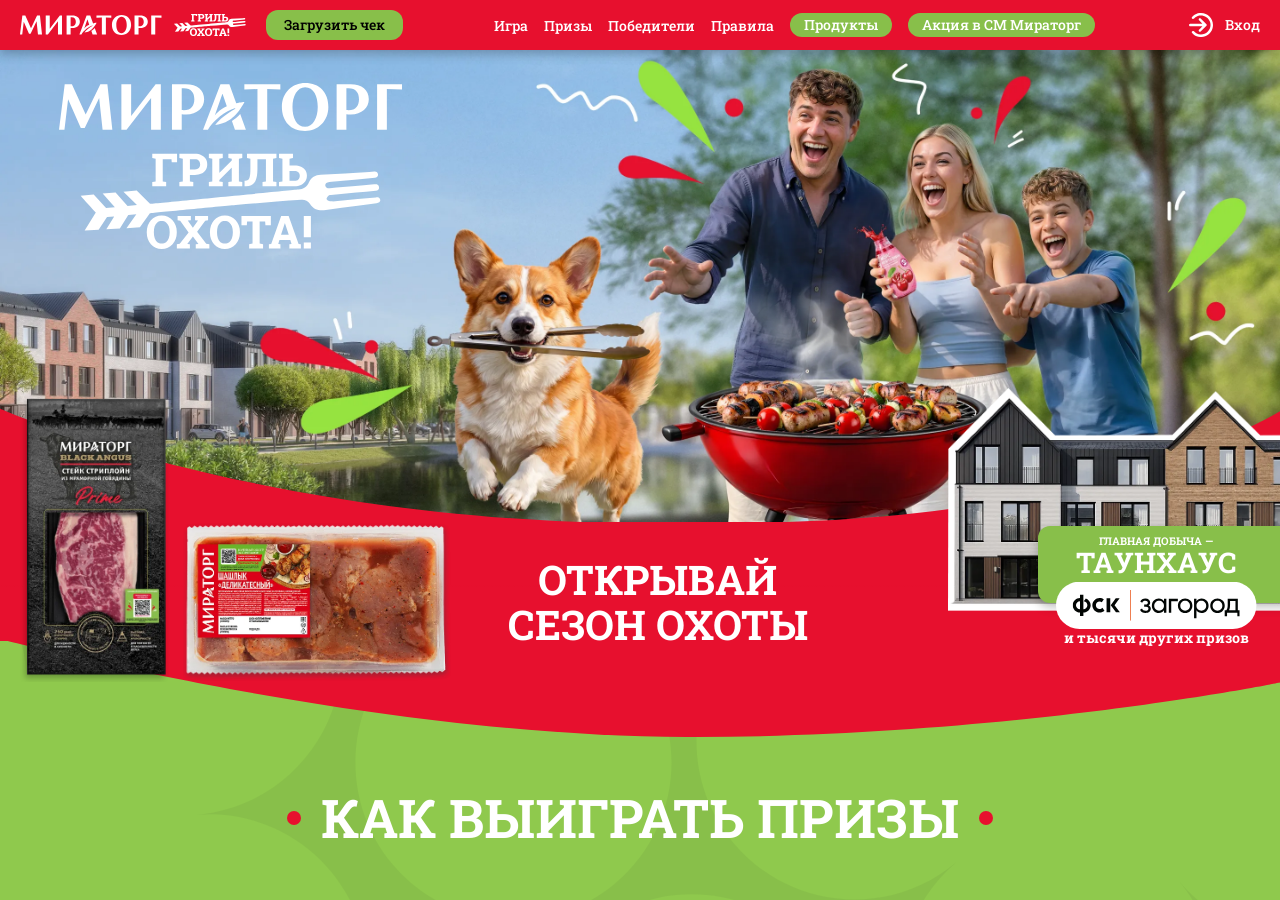
<file: index.html>
<!doctype html>
<html lang="ru">
  <head>
    <meta charset="UTF-8" />
    <meta name="viewport" content="width=device-width, initial-scale=1.0" />
    <meta http-equiv="X-UA-Compatible" content="IE=edge" />
    <meta name="theme-color" content="#e7102e" />
    <meta name="description" content="Мираторг - Гриль охота" />
    <link rel="icon" type="image/x-icon" href="./assets/img/favicon.ico" />
    <link rel="stylesheet" type="text/css" href="./assets/css/choices.min.css" />
    <link rel="stylesheet" type="text/css" href="./assets/css/swiper-bundle.min.css" />
    <link rel="stylesheet" type="text/css" href="./assets/css/dropzone.min.css" />
    <link rel="stylesheet" type="text/css" href="./assets/css/styles.min.css?v=1.3" />
    <title>Мираторг | Гриль охота</title>
  </head>
  <body>
    <div class="body body--page">
      <!--PRELOADER-->
      <div class="preloader" data-preloader>
        <span>
          <img src="./assets/img/svg/logo.svg" alt="Мираторг" />
        </span>
      </div>

      <!--STYCKY BUTTON-->
      <button class="stycky-button" data-stycky-button data-popup-open="how-to-get-arrows">
        <span>Больше<br />стрел —<br />больше<br />призов!</span>
      </button>

      <!--HEADER-->
      <header class="header">
        <div class="header__buttons">
          <a href="./" aria-label="">
            <img src="./assets/img/svg/miratorg.svg" alt="" class="logo-miratorg" />
          </a>
          <a href="./" aria-label="">
            <img src="./assets/img/svg/grill-logo.svg" alt="" class="logo-grill" />
          </a>
        </div>

        <nav class="navigation">
          <ul class="menu">
            <li>
              <button class="button medium green-white" data-popup-open="cheque"><span>Загрузить чек</span></button>
            </li>
            <li>
              <a href="./game.html" class="menu__link"><span>Игра</span></a>
            </li>
            <li>
              <a href="./#prizes" class="menu__link"><span>Призы</span></a>
            </li>
            <li>
              <a href="./#winners" class="menu__link"><span>Победители</span></a>
            </li>
            <li>
              <a href="./#rules" class="menu__link"><span>Правила</span></a>
            </li>
            <li>
              <a href="./products.html" class="button small green"><span>Продукты</span></a>
            </li>
            <li class="last">
              <a href="./miratorg.html" class="button small green"><span>Акция в СМ Мираторг</span></a>
            </li>
            <li class="extra">
              <button class="button small green" data-popup-open="how-to-get-arrows"><span>Как заработать стрелы?</span></button>
            </li>
            <li class="extra">
              <a href="https://t.me/grill_ohota_bot" class="button small green" target="_blank"><span>Чат-бот Telegram</span></a>
            </li>
          </ul>
        </nav>

        <button class="burger">
          <span>Меню бургер</span>
        </button>

        <div class="header__auth">
          <button class="header__buttons" data-popup-open="auth">
            <img src="./assets/img/svg/login.svg" alt="" />
            <span>Вход</span>
          </button>
          <!-- <a href="./profile.html" class="header__buttons">
            <img src="./assets/img/svg/profile.svg" alt="" />
            <span>Личный кабинет</span>
          </a> -->
        </div>
      </header>

      <main class="main">
        <!--SECTION HERO-->
        <section class="section section--hero">
          <div class="hero-images">
            <picture>
              <source srcset="./assets/img/hero/hero-mobil.webp" media="(max-width: 600px)" type="image/webp" />
              <img src="./assets/img/hero/hero.webp" alt="Мираторг" class="family" />
            </picture>
            <img src="./assets/img/hero/smoke.gif" alt="Мираторг" class="smoke" />
            <img src="./assets/img/svg/logo.svg" alt="Мираторг" class="logo" />
          </div>

          <div class="hero-content">
            <div class="hero-products">
              <img src="./assets/img/hero/product-1.webp" alt="Мираторг" />
              <img src="./assets/img/hero/product-2.webp" alt="Мираторг" />
            </div>

            <div class="hero-title">
              <h1 class="title title--46 upper">Открывай<br />сезон охоты</h1>
            </div>

            <div class="house">
              <img src="./assets/img/hero/house.webp" alt="" class="house__image" />
              <div class="fsk">
                <span>ГЛАВНАЯ ДОБЫЧА —</span>
                <p>ТАУНХАУС</p>
                <a href="https://fskfamily.ru/?utm_source=miratorg" target="_blank">
                  <img src="./assets/img/hero/fsk.svg" alt="" />
                </a>
                <span class="absolute">и тысячи других призов</span>
              </div>
            </div>
          </div>

          <!--HOW TO WIN-->
          <div class="section section--winn">
            <div class="container">
              <h2 class="title title--60 circles">Как выиграть призы</h2>

              <div class="how-to-winn" data-slider data-slides-per-view="4,2,1">
                <div class="swiper">
                  <div class="swiper-wrapper">
                    <div class="swiper-slide">
                      <img src="./assets/img/how-to-winn/1.webp" alt="" />
                      <h3>КУПИ ПРОДУКЦИЮ <br />МИРАТОРГ</h3>
                      <a href="./products.html" class="button"><span>Продукция</span></a>
                    </div>
                    <div class="swiper-slide">
                      <img src="./assets/img/how-to-winn/2.webp" alt="" />
                      <h3>РЕГИСТРИРУЙ ЧЕКИ <br />И КОПИ СТРЕЛЫ</h3>
                      <div class="how-to-winn-buttons">
                        <button class="button" data-popup-open="cheque"><span>На сайте</span></button>
                        <p>или</p>
                        <a href="https://t.me/grill_ohota_bot" class="button" target="_blank"><span>в боте</span></a>
                      </div>
                    </div>
                    <div class="swiper-slide">
                      <img src="./assets/img/how-to-winn/3.webp" alt="" />
                      <h3>ОБМЕНИВАЙ СТРЕЛЫ <br />НА ПРИЗЫ</h3>
                      <a href="#prizes" class="button" onclick="document.querySelector('#prizes [data-prizes-nav=&quot;2&quot;]')?.click()">
                        <span>Призы</span>
                      </a>
                    </div>
                    <div class="swiper-slide">
                      <img src="./assets/img/how-to-winn/4.webp" alt="" />
                      <h3>ПОЛУЧАЙ ШАНС <br />ВЫИГРАТЬ ТАУНХАУС</h3>
                      <a href="#prizes" class="button" onclick="document.querySelector('#prizes [data-prizes-nav=&quot;0&quot;]')?.click()">
                        <span>Главный приз</span>
                      </a>
                    </div>
                  </div>
                </div>
                <button class="arrow red" data-arrow-prev></button>
                <button class="arrow red" data-arrow-next></button>
              </div>
            </div>
          </div>
        </section>

        <!--SECTION PRIZES-->
        <section class="section section--prizes" id="prizes">
          <div class="container">
            <div class="prizes">
              <h2 class="title title--60 circles green">ПРИЗЫ</h2>

              <!--PRIZE NAVIGATION-->
              <menu class="prizes-navigation">
                <li><button type="button" data-prizes-nav="0" class="active">Главный приз</button></li>
                <li><button type="button" data-prizes-nav="1">Гарантированные призы</button></li>
                <li><button type="button" data-prizes-nav="2">Витрина призов</button></li>
                <li><button type="button" data-prizes-nav="3">Еженедельные призы</button></li>
                <li><button type="button" data-prizes-nav="4">Ежемесячные призы</button></li>
              </menu>

              <div class="prizes-tabs" data-slider="prizes-tabs" data-allow-touch-move="false" data-space-between="60,30,20" data-auto-height="true">
                <div class="swiper">
                  <div class="swiper-wrapper">
                    <!--MAIN PRIZE-->
                    <div class="swiper-slide prize-tab" data-slider data-space-between="60,30,20" data-loop="true" data-auto-height="true">
                      <div class="swiper">
                        <div class="swiper-wrapper">
                          <!--main prize slide 1-->
                          <div class="swiper-slide main-prize intro">
                            <h3 class="title title--42">ТАУНХАУС</h3>
                            <img src="./assets/img/svg/fsk.svg" alt="" width="200" />
                            <b class="title title--20">В розыгрыше участвует каждый принятый чек</b>
                          </div>

                          <!--main prize slide 2-->
                          <div class="swiper-slide main-prize">
                            <div class="main-prize__text small--inMobil">
                              <h3 class="title title--42">ТАУНХАУС</h3>
                              <p>
                                Таунхаус — это популярный в&nbsp;Европе формат загородного жилья, объединяющий преимущества простоты обслуживания
                                стандартной квартиры с&nbsp;приватностью и&nbsp;простором собственного загородного дома.
                              </p>
                              <p>
                                Победителю розыгрыша будет предложен таунхаус в мультиформатном жилом комплексе
                                <a href="https://dubrovici.fskfamily.ru/?utm_source=miratorg" target="_blank">«Дубровицы Клаб»</a>, расположенном
                                в&nbsp;Подольске.
                              </p>

                              <a href="https://fskfamily.ru/?utm_source=miratorg" target="_blank" class="fskfamilyru">fskfamily.ru</a>
                            </div>
                            <div class="main-prize__image">
                              <img src="./assets/img/prizes/mp-1.webp" alt="" />
                            </div>
                          </div>

                          <!--main prize slide 3-->
                          <div class="swiper-slide main-prize">
                            <div class="main-prize__text">
                              <h3 class="title title--42">ТАУНХАУС</h3>
                              <strong>больше времени на природе</strong>
                              <p>
                                Таунхаус от&nbsp;<a href="https://fskfamily.ru/?utm_source=miratorg" target="_blank">«ФСК Загород»</a> — трёхуровневая
                                квартира с&nbsp;собственным входом и&nbsp;небольшим двориком площадью до&nbsp;3&nbsp;соток.&nbsp;
                              </p>
                              <a href="https://fskfamily.ru/?utm_source=miratorg" target="_blank" class="fskfamilyru">fskfamily.ru</a>
                            </div>
                            <div class="main-prize__image">
                              <img src="./assets/img/prizes/mp-2.webp" alt="" />
                            </div>
                          </div>

                          <!--main prize slide 4-->
                          <div class="swiper-slide main-prize">
                            <div class="main-prize__text">
                              <h3 class="title title--42">ТАУНХАУС</h3>
                              <strong>тишина и приватность</strong>
                              <p>
                                В&nbsp;одной секции блокированной застройки — до&nbsp;10&nbsp;таунхаусов, таким образом, у&nbsp;вас будет
                                не&nbsp;более двух соседей, и&nbsp;не&nbsp;будет шума от&nbsp;посторонних.
                              </p>
                              <a href="https://fskfamily.ru/?utm_source=miratorg" target="_blank" class="fskfamilyru">fskfamily.ru</a>
                            </div>
                            <div class="main-prize__image">
                              <img src="./assets/img/prizes/mp-3.webp" alt="" />
                            </div>
                          </div>

                          <!--main prize slide 5-->
                          <div class="swiper-slide main-prize">
                            <div class="main-prize__text">
                              <h3 class="title title--42">ТАУНХАУС</h3>
                              <strong>решен вопрос с парковкой</strong>
                              <p>
                                Во&nbsp;всех таунхаусах
                                <a href="https://fskfamily.ru/?utm_source=miratorg" target="_blank">«ФСК Загород»</a> со&nbsp;стороны фасада
                                предусмотрено два&nbsp;личных машиноместа и&nbsp;тамбур для&nbsp;хранения велосипедов или коляски.
                              </p>
                              <p>
                                На каждом этаже предусмотрены отдельные помещения, которые можно оборудовать в&nbsp;постирочную, кладовую
                                или&nbsp;гардеробную.
                              </p>
                              <a href="https://fskfamily.ru/?utm_source=miratorg" target="_blank" class="fskfamilyru">fskfamily.ru</a>
                            </div>
                            <div class="main-prize__image">
                              <img src="./assets/img/prizes/mp-4.webp" alt="" />
                            </div>
                          </div>

                          <!--main prize slide 6-->
                          <div class="swiper-slide main-prize">
                            <div class="main-prize__text small--inMobil">
                              <h3 class="title title--42">ТАУНХАУС</h3>
                              <strong>места хватит для всех</strong>
                              <p>
                                На&nbsp;3&nbsp;этажах таунхауса площадью от&nbsp;118 квадртаных метров размещена просторная кухня-гостиная,
                                4&nbsp;спальни и&nbsp;3&nbsp;сан.&nbsp;узла, а&nbsp;также большое число мест для&nbsp;хранения — кладовые,
                                гардеробные, удобные ниши.
                              </p>
                              <p>
                                Таунхаус сдается без&nbsp;отделки, поэтому пространство можно адаптировать под&nbsp;индивидуальные потребности -
                                оборудовать кабинет или&nbsp;мастерскую, выделить каждому ребенку личную комнату или&nbsp;органзиовать на&nbsp;весь
                                этаж прострную мастер-спальню.
                              </p>

                              <a href="https://fskfamily.ru/?utm_source=miratorg" target="_blank" class="fskfamilyru">fskfamily.ru</a>
                            </div>
                            <div class="main-prize__image">
                              <img src="./assets/img/prizes/mp-5.webp" alt="" />
                            </div>
                          </div>

                          <!--main prize slide 7-->
                          <div class="swiper-slide main-prize">
                            <div class="main-prize__text small--inMobil">
                              <h3 class="title title--42">ТАУНХАУС</h3>
                              <strong>места хватит для всех</strong>
                              <p>
                                В жилых комлпексах <a href="https://fskfamily.ru/?utm_source=miratorg" target="_blank">«ФСК Загород»</a> созданы все
                                условия для&nbsp;комфортной жизни: есть собственная муниципальная школа и&nbsp;детский сад, детские и&nbsp;спортивные
                                площадки, торговая галерея и&nbsp;спортзал. Под&nbsp;благоустройство отводится более 30%&nbsp;территории.
                              </p>
                              <p>
                                Для формирования дружного комьюнити в каждом проекте строится соседский центр с бесплатным тренажёрным залом, детской
                                комнатой и коворкингом.
                              </p>
                              <p>
                                ТАУНХАУС ОТ&nbsp;«ФСК ЗАГОРОД» —<br />
                                КАК&nbsp;В&nbsp;ГОРОДЕ, ТОЛЬКО ЛУЧШЕ
                              </p>

                              <a href="https://fskfamily.ru/?utm_source=miratorg" target="_blank" class="fskfamilyru">fskfamily.ru</a>
                            </div>
                            <div class="main-prize__image">
                              <img src="./assets/img/prizes/mp-6.webp" alt="" />
                            </div>
                          </div>
                        </div>
                      </div>
                      <button class="arrow" data-arrow-prev></button>
                      <button class="arrow" data-arrow-next></button>
                    </div>

                    <!--GARANTY PRIZES-->
                    <div class="swiper-slide prize-tab">
                      <div
                        class="prize-slider green-image large"
                        data-slider
                        data-slides-per-view="3,2,1"
                        data-slides-per-group="3,2,1"
                        data-space-between="30,30,20"
                      >
                        <h3>Получай за загрузку чеков</h3>
                        <div class="swiper">
                          <div class="swiper-wrapper">
                            <!--PRIZE 1-->
                            <div class="swiper-slide prize-slide">
                              <div class="image">
                                <img src="./assets/img/prizes/gp-1.webp" alt="" />
                              </div>
                              <p class="prize-name">Промокод Wink на&nbsp;30&nbsp;дней</p>
                            </div>

                            <!--PRIZE 2-->
                            <div class="swiper-slide prize-slide">
                              <div class="image">
                                <img src="./assets/img/prizes/gp-2.webp" alt="" />
                              </div>
                              <p class="prize-name">Белкакар 200&nbsp;₽</p>
                            </div>

                            <!--PRIZE 3-->
                            <div class="swiper-slide prize-slide">
                              <div class="image">
                                <img src="./assets/img/prizes/gp-3.webp" alt="" />
                              </div>
                              <p class="prize-name">Промокод на&nbsp;скидку 10%&nbsp;Траектории</p>
                            </div>
                          </div>
                        </div>
                        <button class="arrow white" data-arrow-prev></button>
                        <button class="arrow white" data-arrow-next></button>
                        <div class="swiper-pagination" data-pagination></div>
                      </div>
                    </div>

                    <!--PRIZES LIST-->
                    <div class="swiper-slide prize-tab">
                      <div class="prize-slider" data-slider data-slides-per-view="3,2,1" data-slides-per-group="3,2,1" data-space-between="30,30,20">
                        <h3>Зарабатывай стрелы и&nbsp;обменивай на&nbsp;призы</h3>
                        <div class="swiper">
                          <div class="swiper-wrapper">
                            <!--PRIZE 1-->
                            <div class="swiper-slide prize-slide">
                              <span class="arrows-sum">XX XXX</span>
                              <div class="image">
                                <img src="./assets/img/prizes/wink.webp" alt="" />
                              </div>
                              <p class="prize-name">Промокод на&nbsp;подписку ВИНК&nbsp;годовая</p>
                              <div class="prize-slide__footer">
                                <button class="button full" data-popup-open="arrows-exchange">
                                  <span>Обменять за XX ХХХ стрел</span>
                                </button>
                              </div>
                            </div>

                            <!--PRIZE 2-->
                            <div class="swiper-slide prize-slide">
                              <span class="arrows-sum">XX XXX</span>
                              <div class="image">
                                <img src="./assets/img/prizes/traektoria.webp" alt="" />
                              </div>
                              <p class="prize-name">Сертификат на&nbsp;спортснаряжение</p>
                              <div class="prize-slide__footer">
                                <div class="arrows-count">
                                  <div class="arrows-count__bar">
                                    <div class="arrows-count__range" style="width: 0%"></div>
                                  </div>
                                  <span>50 стрел</span>
                                  <span>из 100</span>
                                </div>
                              </div>
                            </div>

                            <!--PRIZE 3-->
                            <div class="swiper-slide prize-slide">
                              <span class="arrows-sum">XX XXX</span>
                              <div class="image">
                                <img src="./assets/img/prizes/grillbaza.webp" alt="" />
                              </div>
                              <p class="prize-name">Лопатка для пиццы Grillbaza</p>
                              <div class="prize-slide__footer">
                                <div class="arrows-count">
                                  <div class="arrows-count__bar">
                                    <div class="arrows-count__range" style="width: 100%"></div>
                                  </div>
                                  <span>50 стрел</span>
                                  <span>из 100</span>
                                </div>
                              </div>
                            </div>

                            <!--PRIZE 4-->
                            <div class="swiper-slide prize-slide">
                              <span class="arrows-sum">XX XXX</span>
                              <div class="image">
                                <img src="./assets/img/prizes/grillbaza2.webp" alt="" />
                              </div>
                              <p class="prize-name">Набор для&nbsp;шашлыка Grillbaza</p>
                              <div class="prize-slide__footer">
                                <button class="button full" data-popup-open="arrows-exchange">
                                  <span>Обменять на шанс в розыгрыше</span>
                                </button>
                              </div>
                            </div>

                            <!--PRIZE 5-->
                            <div class="swiper-slide prize-slide">
                              <span class="arrows-sum">XX XXX</span>
                              <div class="image">
                                <img src="./assets/img/prizes/grillbaza3.webp" alt="" />
                              </div>
                              <p class="prize-name">Щётка для&nbsp;гриля Grillbaza, короткая</p>
                              <div class="prize-slide__footer">
                                <button class="button full" data-popup-open="arrows-exchange">
                                  <span>Обменять на шанс в розыгрыше</span>
                                </button>
                              </div>
                            </div>

                            <!--PRIZE 6-->
                            <div class="swiper-slide prize-slide">
                              <span class="arrows-sum">XX XXX</span>
                              <div class="image">
                                <img src="./assets/img/prizes/grillbaza4.webp" alt="" />
                              </div>
                              <p class="prize-name">Набор кисточек для&nbsp;соусов&nbsp;Grillbaza</p>
                              <div class="prize-slide__footer">
                                <button class="button full" data-popup-open="arrows-exchange">
                                  <span>Обменять за XX ХХХ стрел</span>
                                </button>
                              </div>
                            </div>

                            <!--PRIZE 7-->
                            <div class="swiper-slide prize-slide">
                              <span class="arrows-sum">XX XXX</span>
                              <div class="image">
                                <img src="./assets/img/prizes/belkacar.webp" alt="" />
                              </div>
                              <p class="prize-name">Белкакар 500 рублей</p>
                              <div class="prize-slide__footer">
                                <button class="button full" data-popup-open="arrows-exchange">
                                  <span>Обменять за XX ХХХ стрел</span>
                                </button>
                              </div>
                            </div>

                            <!--PRIZE 8-->
                            <div class="swiper-slide prize-slide">
                              <span class="arrows-sum">XX XXX</span>
                              <div class="image">
                                <img src="./assets/img/prizes/ozon500.webp" alt="" />
                              </div>
                              <p class="prize-name">Промокод ОЗОН 500&nbsp;рублей</p>
                              <div class="prize-slide__footer">
                                <button class="button full" data-popup-open="arrows-exchange">
                                  <span>Обменять за XX ХХХ стрел</span>
                                </button>
                              </div>
                            </div>

                            <!--PRIZE 9-->
                            <div class="swiper-slide prize-slide">
                              <span class="arrows-sum">XX XXX</span>
                              <div class="image">
                                <img src="./assets/img/prizes/zy500.webp" alt="" />
                              </div>
                              <p class="prize-name">Промокод ЗЯ&nbsp;500&nbsp;рублей</p>
                              <div class="prize-slide__footer">
                                <button class="button full" data-popup-open="arrows-exchange">
                                  <span>Обменять за XX ХХХ стрел</span>
                                </button>
                              </div>
                            </div>

                            <!--PRIZE 10-->
                            <div class="swiper-slide prize-slide">
                              <span class="arrows-sum">XX XXX</span>
                              <div class="image">
                                <img src="./assets/img/prizes/giftery.webp" alt="" />
                              </div>
                              <p class="prize-name">Сертификат Гифтери 500&nbsp;рублей</p>
                              <div class="prize-slide__footer">
                                <button class="button full" data-popup-open="arrows-exchange">
                                  <span>Обменять за XX ХХХ стрел</span>
                                </button>
                              </div>
                            </div>

                            <!--PRIZE 11-->
                            <div class="swiper-slide prize-slide">
                              <span class="arrows-sum">XX XXX</span>
                              <div class="image">
                                <img src="./assets/img/prizes/go.webp" alt="" />
                              </div>
                              <p class="prize-name">Сертификат Яндекс&nbsp;Go 100&nbsp;рублей</p>
                              <div class="prize-slide__footer">
                                <button class="button full" data-popup-open="arrows-exchange">
                                  <span>Обменять за XX ХХХ стрел</span>
                                </button>
                              </div>
                            </div>
                          </div>
                        </div>
                        <button class="arrow" data-arrow-prev></button>
                        <button class="arrow" data-arrow-next></button>
                        <div class="swiper-pagination" data-pagination></div>
                      </div>
                    </div>

                    <!--WEECKLY PRIZES-->
                    <div class="swiper-slide prize-tab">
                      <div
                        class="prize-slider green"
                        data-slider
                        data-slides-per-view="3,2,1"
                        data-slides-per-group="3,2,1"
                        data-space-between="30,30,20"
                      >
                        <h3>Для участия в&nbsp;розыгрыше необходимо обменять стрелы на&nbsp;билеты</h3>
                        <div class="swiper">
                          <div class="swiper-wrapper">
                            <!--PRIZE 1-->
                            <div class="swiper-slide prize-slide">
                              <span class="arrows-sum red">XX XXX</span>
                              <div class="image">
                                <img src="./assets/img/prizes/traektoria.webp" alt="" />
                              </div>
                              <p class="prize-name">Сертификат на&nbsp;спортснаряжение</p>
                              <div class="prize-slide__footer">
                                <button class="button full" data-popup-open="arrows-exchange">
                                  <span>Обменять за XX ХХХ стрел</span>
                                </button>
                              </div>
                            </div>

                            <!--PRIZE 2-->
                            <div class="swiper-slide prize-slide">
                              <span class="arrows-sum red">XX XXX</span>
                              <div class="image">
                                <img src="./assets/img/prizes/llvltrvt.webp" alt="" />
                              </div>
                              <p class="prize-name">Сертификат Левел&nbsp;Тревел на&nbsp;10&nbsp;000&nbsp;рублей</p>
                              <div class="prize-slide__footer">
                                <div class="arrows-count">
                                  <div class="arrows-count__bar">
                                    <div class="arrows-count__range" style="width: 40%"></div>
                                  </div>
                                  <span>40 стрел</span>
                                  <span>из 100</span>
                                </div>
                              </div>
                            </div>

                            <!--PRIZE 3-->
                            <div class="swiper-slide prize-slide">
                              <span class="arrows-sum red">XX XXX</span>
                              <div class="image">
                                <img src="./assets/img/prizes/ozon3000.webp" alt="" />
                              </div>
                              <p class="prize-name">Сертификат ОЗОН на&nbsp;3000&nbsp;рублей</p>
                              <div class="prize-slide__footer">
                                <div class="arrows-count">
                                  <div class="arrows-count__bar">
                                    <div class="arrows-count__range" style="width: 100%"></div>
                                  </div>
                                  <span>50 стрел</span>
                                  <span>из 100</span>
                                </div>
                              </div>
                            </div>

                            <!--PRIZE 4-->
                            <div class="swiper-slide prize-slide">
                              <span class="arrows-sum red">XX XXX</span>
                              <div class="image">
                                <img src="./assets/img/prizes/appleairpods.webp" alt="" />
                              </div>
                              <p class="prize-name">Беспроводные наушники&nbsp;Apple</p>
                              <div class="prize-slide__footer">
                                <button class="button full" data-popup-open="arrows-exchange">
                                  <span>Обменять за XX ХХХ стрел</span>
                                </button>
                              </div>
                            </div>
                          </div>
                        </div>
                        <button class="arrow white" data-arrow-prev></button>
                        <button class="arrow white" data-arrow-next></button>
                        <div class="swiper-pagination" data-pagination></div>
                      </div>
                    </div>

                    <!--MONTHLY PRIZES-->
                    <div class="swiper-slide prize-tab">
                      <div
                        class="prize-slider red-image big"
                        data-slider
                        data-slides-per-view="3,2,1"
                        data-slides-per-group="3,2,1"
                        data-space-between="30,30,20"
                      >
                        <h3>Для участия в&nbsp;розыгрыше необходимо обменять стрелы на&nbsp;билеты</h3>
                        <div class="swiper">
                          <div class="swiper-wrapper">
                            <!--PRIZE 1-->
                            <div class="swiper-slide prize-slide">
                              <span class="arrows-sum">XX XXX</span>
                              <div class="image">
                                <img src="./assets/img/prizes/monthp-1.webp" alt="" />
                              </div>
                              <p class="prize-name">Гриль SnS Kettle <br />Black&nbsp;Edition</p>
                              <div class="prize-slide__footer">
                                <button class="button green full" data-popup-open="arrows-exchange">
                                  <span>Обменять за XX ХХХ стрел</span>
                                </button>
                              </div>
                            </div>

                            <!--PRIZE 2-->
                            <div class="swiper-slide prize-slide">
                              <span class="arrows-sum">XX XXX</span>
                              <div class="image">
                                <img src="./assets/img/prizes/monthp-2.webp" alt="" />
                              </div>
                              <p class="prize-name">Гриль SnS Travel Kettle</p>
                              <div class="prize-slide__footer">
                                <div class="arrows-count">
                                  <div class="arrows-count__bar">
                                    <div class="arrows-count__range" style="width: 0%"></div>
                                  </div>
                                  <span>50 стрел</span>
                                  <span>из 100</span>
                                </div>
                              </div>
                            </div>

                            <!--PRIZE 3-->
                            <div class="swiper-slide prize-slide">
                              <span class="arrows-sum">XX XXX</span>
                              <div class="image">
                                <img src="./assets/img/prizes/monthp-3.webp" alt="" />
                              </div>
                              <p class="prize-name">iPhone 17</p>
                              <div class="prize-slide__footer">
                                <button class="button green full" data-popup-open="arrows-exchange">
                                  <span>Обменять на шанс в розыгрыше</span>
                                </button>
                              </div>
                            </div>

                            <!--PRIZE 4-->
                            <!-- <div class="swiper-slide prize-slide">
                              <span class="arrows-sum">XX XXX</span>
                              <div class="image">
                                <img src="./assets/img/prizes/monthp-4.webp" alt="" />
                              </div>
                              <p class="prize-name">Сертификат в&nbsp;М.Видео <br />на&nbsp;30&nbsp;000&nbsp;рублей</p>
                              <div class="prize-slide__footer">
                                <button class="button green full" data-popup-open="arrows-exchange">
                                  <span>Обменять на шанс в розыгрыше</span>
                                </button>
                              </div>
                            </div> -->

                            <!--PRIZE 5-->
                            <div class="swiper-slide prize-slide">
                              <span class="arrows-sum">XX XXX</span>
                              <div class="image">
                                <img src="./assets/img/prizes/monthp-5.webp" alt="" />
                              </div>
                              <p class="prize-name">Сертификат в магазин электроники ДНС 36&nbsp;000&nbsp;рублей</p>
                              <div class="prize-slide__footer">
                                <button class="button green full" data-popup-open="arrows-exchange">
                                  <span>Обменять на шанс в розыгрыше</span>
                                </button>
                              </div>
                            </div>
                          </div>
                        </div>
                        <button class="arrow" data-arrow-prev></button>
                        <button class="arrow" data-arrow-next></button>
                        <div class="swiper-pagination" data-pagination></div>
                      </div>
                    </div>
                  </div>
                </div>
              </div>
            </div>
          </div>
        </section>

        <!--SECTION WORDS-->
        <section class="section section--words">
          <div class="words-headlines">
            <div class="container">
              <h2 class="title title--60 circles">Охота за словами</h2>
              <p class="subtitle">Собирай слова из&nbsp;букв и&nbsp;получай стрелы!</p>
              <div class="image">
                <img src="./assets/img/game.webp" alt="" />
              </div>
              <a href="./game.html" class="button"><span>Играть</span></a>
            </div>
          </div>
          <div class="words-banner">
            <h2 class="title title--64">Супер стрелы <br />от супермаркета <br />Мираторг!</h2>
            <a href="#" class="button white"><span>Вперед за призами!</span></a>
          </div>
        </section>

        <!--SECTION MARKETS-->
        <section class="section section--accordeon" id="markets">
          <div class="container">
            <div class="accordeon" data-accordeon>
              <div class="section--accordeon__header" data-accordeon-header>
                <h2 class="title title--60 circles">ГДЕ КУПИТЬ</h2>
              </div>
              <div class="section--accordeon__body" data-accordeon-body>
                <div class="markets">
                  <ul class="markets-list">
                    <li>
                      <a href="https://miratorg.ru/super/?ysclid=mos6wolvou314836786" target="_blank">
                        <img src="./assets/img/markets/miratorg.webp" alt="miratorg" />
                      </a>
                    </li>
                    <li>
                      <a
                        href="https://online.metro-cc.ru/search?q=%D0%BC%D0%B8%D1%80%D0%B0%D1%82%D0%BE%D1%80%D0%B3%20%D1%88%D0%B0%D1%88%D0%BB%D1%8B%D0%BA"
                        target="_blank"
                      >
                        <img src="./assets/img/markets/metro.webp" alt="metro" />
                      </a>
                    </li>
                    <li>
                      <a href="https://5ka.ru/search/?text=%D0%BC%D0%B8%D1%80%D0%B0%D1%82%D0%BE%D1%80%D0%B3" target="_blank">
                        <img src="./assets/img/markets/5ka.webp" alt="5ka" />
                      </a>
                    </li>
                    <li>
                      <a
                        href="https://www.okeydostavka.ru/webapp/wcs/stores/servlet/SearchDisplay?searchType=1000&advancedSearch=&pageSize=72&filterTerm=&searchTermScope=&storeId=10151&pageView=grid&manufacturer=&urlLangId=-20&sType=SimpleSearch&metaData=&catalogId=10551&searchTerm=%D0%BC%D0%B8%D1%80%D0%B0%D1%82%D0%BE%D1%80%D0%B3&resultCatEntryType=2&showResultsPage=true&minPrice=&beginIndex=0&top_category=&maxPrice=&langId=-20&categoryId=69553"
                        target="_blank"
                      >
                        <img src="./assets/img/markets/okey.webp" alt="okey" />
                      </a>
                    </li>
                    <li>
                      <a href="https://lenta.com/search/%D0%BC%D0%B8%D1%80%D0%B0%D1%82%D0%BE%D1%80%D0%B3/" target="_blank">
                        <img src="./assets/img/markets/lenta.webp" alt="lenta" />
                      </a>
                    </li>
                    <li>
                      <a
                        href="https://www.auchan.ru/search/?query=%D0%BC%D0%B8%D1%80%D0%B0%D1%82%D0%BE%D1%80%D0%B3&source=1&filters=Y2F0ZWdvcmllcz00NTc%3D"
                        target="_blank"
                      >
                        <img src="./assets/img/markets/ashan.webp" alt="ashan" />
                      </a>
                    </li>
                    <li>
                      <a
                        href="https://www.perekrestok.ru/cat/search?filter.category-tovara=maso-ptica&search=%D0%BC%D0%B8%D1%80%D0%B0%D1%82%D0%BE%D1%80%D0%B3"
                        target="_blank"
                      >
                        <img src="./assets/img/markets/perekrestok.webp" alt="perekrestok" />
                      </a>
                    </li>
                    <li>
                      <a
                        href="https://dixy.ru/catalog/myaso-ptitsa/kotlety-kupaty-shashlyk/?q=%D0%BC%D0%B8%D1%80%D0%B0%D1%82%D0%BE%D1%80%D0%B3"
                        target="_blank"
                      >
                        <img src="./assets/img/markets/diksi.webp" alt="diksi" />
                      </a>
                    </li>
                    <li>
                      <a
                        href="https://magnit.ru/search?term=%D0%BC%D0%B8%D1%80%D0%B0%D1%82%D0%BE%D1%80%D0%B3%20%D1%88%D0%B0%D1%88%D0%BB%D1%8B%D0%BA"
                        target="_blank"
                      >
                        <img src="./assets/img/markets/magnit.webp" alt="magnit" />
                      </a>
                    </li>
                    <li>
                      <a
                        href="https://online.globus.ru/search?q=%D0%BC%D0%B8%D1%80%D0%B0%D1%82%D0%BE%D1%80%D0%B3&context=1&category_ids=3375979%2C30121367%2C3375978%2C31186291%2C30121372%2C3224851%2C30121381%2C21217429%2C30121370"
                        target="_blank"
                      >
                        <img src="./assets/img/markets/globus.webp" alt="globus" />
                      </a>
                    </li>
                  </ul>

                  <p class="subtitle">Онлайн</p>

                  <ul class="markets-list">
                    <li>
                      <a href="https://samokat.ru/search?value=%D0%BC%D0%B8%D1%80%D0%B0%D1%82%D0%BE%D1%80%D0%B3" target="_blank">
                        <img src="./assets/img/markets/samokat.webp" alt="samokat" />
                      </a>
                    </li>
                    <li>
                      <a href="https://lavka.yandex.ru/search?text=%D0%BC%D0%B8%D1%80%D0%B0%D1%82%D0%BE%D1%80%D0%B3" target="_blank">
                        <img src="./assets/img/markets/yandex-lavka.webp" alt="yandex-lavka" />
                      </a>
                    </li>
                    <li>
                      <a href="https://www.ozon.ru/brand/miratorg-137844500/?text=%D1%88%D0%B0%D1%88%D0%BB%D1%8B%D0%BA" target="_blank">
                        <img src="./assets/img/markets/ozon.webp" alt="ozon" />
                      </a>
                    </li>
                    <li>
                      <a
                        href="https://kuper.ru/multisearch?q=%D0%BC%D0%B8%D1%80%D0%B0%D1%82%D0%BE%D1%80%D0%B3%20%D1%88%D0%B0%D1%88%D0%BB%D1%8B%D0%BA&shippingMethod=by_courier&sid=183148&vertical=all"
                        target="_blank"
                      >
                        <img src="./assets/img/markets/kuper.webp" alt="kuper" />
                      </a>
                    </li>
                  </ul>
                </div>
              </div>
            </div>
          </div>
        </section>

        <!--SECTION PARTNERS-->
        <section class="section section--accordeon">
          <div class="container">
            <div class="accordeon" data-accordeon>
              <div class="section--accordeon__header" data-accordeon-header>
                <h2 class="title title--60 circles">ПАРТНЁРЫ</h2>
              </div>
              <div class="section--accordeon__body" data-accordeon-body>
                <div class="partners" data-slider data-brakepoints="0,1,1" data-slides-per-view="auto,auto,auto" data-space-between="0,30,20">
                  <div class="swiper no-margin">
                    <div class="swiper-wrapper">
                      <div class="swiper-slide">
                        <img src="./assets/img/partners/10.webp" alt="" />
                      </div>
                      <div class="swiper-slide">
                        <img src="./assets/img/partners/11.webp" alt="" />
                      </div>
                      <div class="swiper-slide">
                        <img src="./assets/img/partners/12.webp" alt="" />
                      </div>
                      <div class="swiper-slide">
                        <img src="./assets/img/partners/13.webp" alt="" />
                      </div>
                      <div class="swiper-slide">
                        <img src="./assets/img/partners/14.webp" alt="" />
                      </div>
                    </div>
                  </div>
                </div>
              </div>
            </div>
          </div>
        </section>

        <!--SECTION WINNERS-->
        <section class="section section--accordeon" id="winners">
          <div class="container">
            <div class="accordeon" data-accordeon>
              <div class="section--accordeon__header" data-accordeon-header>
                <h2 class="title title--60 circles">ПОБЕДИТЕЛИ</h2>
              </div>
              <div class="section--accordeon__body" data-accordeon-body>
                <div class="winners">
                  <!--filters-->
                  <div class="winners-filters">
                    <script>
                      const onSearchFormSubmit = e => {
                        e.preventDefault();
                        alert('Поиск по телефону');
                        e.target.reset();
                      };
                    </script>

                    <form action="#">
                      <select data-select name="weeks">
                        <option value="all">Все недели</option>
                        <option value="16.05.2026 - 23.06.2026">16.05.2026 - 23.06.2026</option>
                        <option value="16.05.2026 - 23.06.2026">17.05.2026 - 24.06.2026</option>
                        <option value="16.05.2026 - 23.06.2026">19.05.2026 - 26.06.2026</option>
                      </select>
                    </form>

                    <form action="#" class="form" novalidate onsubmit="onSearchFormSubmit(event)">
                      <label class="label">
                        <input type="tel" name="search" class="input" placeholder="Поиск по телефону" required />
                      </label>
                      <button type="submit" class="search-submit">Поиск</button>
                    </form>
                  </div>

                  <!--table-->
                  <table class="table">
                    <thead>
                      <tr>
                        <th>Дата<span> розыгрыша</span></th>
                        <th>Имя<span> участника</span></th>
                        <th>Телефон</th>
                        <th><span>Наименование</span> приз<span>а</span></th>
                      </tr>
                    </thead>
                    <tbody>
                      <tr>
                        <td>26.09.2025</td>
                        <td>Маргарита</td>
                        <td>+7035*****11</td>
                        <td>Сертификат Левел Тревел на 10&nbsp;000 рублей</td>
                      </tr>
                      <tr>
                        <td>26.09.2025</td>
                        <td>Аркадий</td>
                        <td>+7959*****12</td>
                        <td>Набор кухонных принадлежностей для&nbsp;гриля</td>
                      </tr>
                      <tr>
                        <td>26.09.2025</td>
                        <td>Пантелеймон</td>
                        <td>+7036*****11</td>
                        <td>Сертификат ОЗОН на&nbsp;3000&nbsp;рублей</td>
                      </tr>
                      <tr>
                        <td>26.09.2025</td>
                        <td>Иван</td>
                        <td>+7036*****11</td>
                        <td>Беспроводные наушники Apple</td>
                      </tr>
                      <tr>
                        <td>26.09.2025</td>
                        <td>Иван</td>
                        <td>+7036*****11</td>
                        <td>Угольный гриль SnS&nbsp;Kettle Black&nbsp;Edition</td>
                      </tr>
                      <tr>
                        <td>26.09.2025</td>
                        <td>Иван</td>
                        <td>+7036*****11</td>
                        <td>Промокод на подписку ИВИ годовая</td>
                      </tr>
                      <tr>
                        <td>26.09.2025</td>
                        <td>Иван</td>
                        <td>+7036*****11</td>
                        <td>Промокод на&nbsp;скидку 10%&nbsp;Траектории</td>
                      </tr>
                      <tr>
                        <td>26.09.2025</td>
                        <td>Иван</td>
                        <td>+7036*****11</td>
                        <td>Белкакар 200 рублей</td>
                      </tr>
                    </tbody>
                  </table>

                  <!--pagination-->
                  <ul class="pagination">
                    <li>
                      <button href="#" class="pagination-btn prev" disabled>
                        <img src="./assets/img/svg/prev.svg" alt="" />
                      </button>
                    </li>
                    <li><a href="#" class="pagination-btn active">1</a></li>
                    <li><a href="#" class="pagination-btn">2</a></li>
                    <li><a href="#" class="pagination-btn">3</a></li>
                    <li><a href="#" class="pagination-btn">4</a></li>
                    <li><a href="#" class="pagination-btn">5</a></li>
                    <li><a href="#" class="pagination-btn">6</a></li>
                    <li>
                      <button class="pagination-btn next">
                        <img src="./assets/img/svg/next.svg" alt="" />
                      </button>
                    </li>
                  </ul>
                </div>
              </div>
            </div>
          </div>
        </section>

        <!--SECTION FAQ-->
        <section class="section section--accordeon" id="faq">
          <div class="container">
            <div class="accordeon" data-accordeon>
              <div class="section--accordeon__header" data-accordeon-header>
                <h2 class="title title--60 circles">ВОПРОС-ОТВЕТ</h2>
              </div>
              <div class="section--accordeon__body" data-accordeon-body>
                <div class="faq">
                  <div class="faq__list">
                    <div data-accordeon>
                      <div class="question" data-accordeon-header><p>Какая продукция Мираторг участвует в акции “Гриль&#8209;охота”?</p></div>
                      <div data-accordeon-body>
                        <div class="answer">
                          <p>
                            Ознакомиться со&nbsp;списком товаров, покупка которых учитывается в&nbsp;акции, можно <br />на странице
                            <a href="./products.html" class="red">"Продукты, участвующие в&nbsp;акции"</a>.
                          </p>
                        </div>
                      </div>
                    </div>
                    <div data-accordeon>
                      <div class="question" data-accordeon-header><p>Как определяются победители розыгрышей?</p></div>
                      <div data-accordeon-body>
                        <div class="answer">
                          <p>
                            Lorem, ipsum dolor sit amet consectetur adipisicing elit. Laudantium cumque odit facilis aliquid culpa delectus tempora
                            praesentium unde maiores corporis animi placeat quos obcaecati officiis, architecto quasi omnis tempore est.
                          </p>
                          <p>
                            Lorem, ipsum dolor sit amet consectetur adipisicing elit. Laudantium cumque odit facilis aliquid culpa delectus tempora
                            praesentium unde maiores corporis animi placeat quos obcaecati officiis, architecto quasi omnis tempore est.
                          </p>
                          <p>
                            Lorem, ipsum dolor sit amet consectetur adipisicing elit. Laudantium cumque odit facilis aliquid culpa delectus tempora
                            praesentium unde maiores corporis animi placeat quos obcaecati officiis, architecto quasi omnis tempore est.
                          </p>
                          <ul>
                            <li><p>Lorem, ipsum dolor sit amet consectetur</p></li>
                            <li>
                              <p>
                                Ipsum dolor sit amet consectetur Lorem, ipsum dolor sit amet consectetur adipisicing elit. Laudantium cumque odit
                                facilis aliquid culpa delectus tempora praesentium unde maiores corporis animi placeat quos obcaecati officiis
                              </p>
                            </li>
                            <li><p>Amet consectetur</p></li>
                          </ul>
                          <p>
                            Lorem, ipsum dolor sit amet consectetur adipisicing elit. Laudantium cumque odit facilis aliquid culpa delectus tempora
                            praesentium unde maiores corporis animi placeat quos obcaecati officiis, architecto quasi omnis tempore est.
                          </p>
                          <h2>Some title</h2>
                          <p>Lorem, ipsum dolor sit amet consectetur tempore est.</p>
                          <p>
                            Lorem, ipsum dolor sit amet consectetur adipisicing elit. Laudantium cumque odit facilis aliquid culpa delectus tempora
                            praesentium unde maiores corporis animi placeat quos obcaecati officiis, architecto quasi omnis tempore est.
                          </p>
                        </div>
                      </div>
                    </div>
                    <div data-accordeon>
                      <div class="question" data-accordeon-header><p>Какие сроки проведения акции?</p></div>
                      <div data-accordeon-body>
                        <div class="answer">
                          <p>????????</p>
                        </div>
                      </div>
                    </div>
                    <div data-accordeon>
                      <div class="question" data-accordeon-header><p>Какие призы я могу выиграть?</p></div>
                      <div data-accordeon-body>
                        <div class="answer">
                          <p>????????</p>
                        </div>
                      </div>
                    </div>
                    <div data-accordeon>
                      <div class="question" data-accordeon-header><p>За что можно получить стрелы?</p></div>
                      <div data-accordeon-body>
                        <div class="answer">
                          <p>????????</p>
                        </div>
                      </div>
                    </div>
                    <div data-accordeon>
                      <div class="question" data-accordeon-header><p>Как я смогу получить призы?</p></div>
                      <div data-accordeon-body>
                        <div class="answer">
                          <p>????????</p>
                        </div>
                      </div>
                    </div>
                    <div data-accordeon>
                      <div class="question" data-accordeon-header><p>Где я смогу получить призы?</p></div>
                      <div data-accordeon-body>
                        <div class="answer">
                          <p>????????</p>
                        </div>
                      </div>
                    </div>
                  </div>
                  <div class="faq__sidebar">
                    <h2 class="title title--26 white">Остались вопросы?</h2>
                    <p>Напишите нам через форму обратной связи</p>
                    <script>
                      function onFaqFormSubmit(e) {
                        e.preventDefault();
                        alert('Отправка формы FAQ');
                      }
                    </script>
                    <form action="#" class="form" novalidate onsubmit="onFaqFormSubmit(event)">
                      <label class="label">
                        <input type="text" name="name" class="input" required placeholder="&nbsp;" />
                        <p class="placeholder">Имя</p>
                      </label>
                      <label class="label">
                        <input type="email" name="email" class="input" required placeholder="&nbsp;" />
                        <p class="placeholder">Email</p>
                      </label>
                      <label class="label">
                        <textarea name="message" class="input textarea" required placeholder="&nbsp;"></textarea>
                        <p class="placeholder">Текст сообщения</p>
                      </label>

                      <fieldset>
                        <label class="label">
                          <input type="checkbox" name="confirmation" class="checkbox" required />
                          <p class="label__text">
                            <span>Я соглашаюсь с <a href="#">Правилами</a> и&nbsp;<a href="#">Политикой конфиденциальности</a></span>
                          </p>
                        </label>
                        <label class="label">
                          <input class="checkbox" required type="checkbox" name="confirmation2" />
                          <p class="label__text">
                            <span>Я соглашаюсь с <a href="#">Политикой в&nbsp;отношении обработки персональных данных</a></span>
                          </p>
                        </label>
                      </fieldset>

                      <button type="submit" class="button"><span>Задать вопрос</span></button>
                    </form>
                  </div>
                </div>
              </div>
            </div>
          </div>
        </section>
      </main>

      <!--FOOTER-->
      <footer class="footer footer--page">
        <div class="container">
          <div class="footer__copy">
            <p class="copy">Сроки проведения акции, включая сроки <br />выдачи призов с&nbsp;01&nbsp;июня по&nbsp;31&nbsp;августа&nbsp;2026г.</p>
          </div>

          <div class="footer-logo no-margin">
            <img src="./assets/img/svg/logo.svg" alt="Мираторг" />
          </div>

          <menu class="footer-menu">
            <li><a href="#">Правила акции</a></li>
            <li><a href="#">Политика конфиденциальности</a></li>
            <li>
              <a href="#">Политика в&nbsp;отношении обработки <br />персональных данных</a>
            </li>
          </menu>
        </div>
      </footer>
    </div>

    <!--POPUPS-->
    <div class="backdrop" data-backdrop>
      <div class="popup" data-popup>
        <!--AUTH POPUP-->
        <div class="popup-content" id="auth">
          <button class="popup-close" data-popup-close></button>
          <div class="tabs" data-tabs="auth">
            <ul class="tabs-navigation">
              <li><button data-tab-target="auth-login" class="active">Вход</button></li>
              <li><button data-tab-target="auth-register">Регистрация</button></li>
            </ul>

            <!--Login forms-->
            <div class="tab active" data-tab="auth-login">
              <div class="tabs" data-tabs="login-tabs">
                <!--Login form-->
                <div class="tab active" data-tab="1">
                  <script>
                    function onLoginFormSubmit(e) {
                      e.preventDefault();
                      openTab('login-tabs', '2');
                    }
                  </script>
                  <form action="#" class="form" novalidate onsubmit="onLoginFormSubmit(event)">
                    <label class="label">
                      <span class="label__text">Телефон</span>
                      <input type="tel" name="phone" class="input" placeholder="Телефон" required />
                    </label>
                    <fieldset>
                      <label class="label">
                        <input type="checkbox" name="remember" class="checkbox" />
                        <p class="label__text">Запомнить меня</p>
                      </label>
                    </fieldset>
                    <button type="submit" class="button white full"><span>Войти</span></button>
                  </form>
                </div>

                <!--Login form (confirm code)-->
                <div class="tab" data-tab="2">
                  <script>
                    function onLoginConfirmCodeSubmit(e) {
                      e.preventDefault();
                      window.location.href = './profile.html';
                    }
                  </script>
                  <form action="#" class="form" novalidate onsubmit="onLoginConfirmCodeSubmit(event)">
                    <label class="label">
                      <span class="label__text">Код подтверждения</span>
                      <input type="text" name="confirm-code" class="input" placeholder="Код подтверждения" required />
                    </label>
                    <button type="submit" class="button white full"><span>Войти</span></button>
                    <p class="popup-text">Тебе поступит звонок с кодом подтверждения.</p>
                    <p class="popup-text">
                      Если не хочешь ждать или звонок не поступил,&nbsp;позвони по номеру и регистрация подтвердится автоматически
                    </p>
                    <p class="popup-text big">8 800 800 80 80</p>
                    <p class="popup-link ta--l" onclick="openTab('login-tabs', '1')">Назад</p>
                  </form>
                </div>
              </div>
            </div>

            <!--Registration forms-->
            <div class="tab" data-tab="auth-register">
              <div class="tabs" data-tabs="register-tabs">
                <!--Registration form-->
                <div class="tab active" data-tab="1">
                  <script>
                    function onRegisterFormSubmit(e) {
                      e.preventDefault();
                      openTab('register-tabs', '2');
                    }
                  </script>
                  <form action="#" class="form" novalidate onsubmit="onRegisterFormSubmit(event)">
                    <label class="label">
                      <span class="label__text">Имя</span>
                      <input type="text" name="name" class="input" required />
                    </label>
                    <label class="label">
                      <span class="label__text">E-mail</span>
                      <input type="email" name="email" class="input" required />
                    </label>
                    <label class="label">
                      <span class="label__text">Телефон</span>
                      <input type="tel" name="phone" class="input" required placeholder="+7 ___ ___-__-__" autocomplete="off" />
                    </label>

                    <p class="popup-text ta--l">
                      На твой номер телефона поступит звонок с&nbsp;голосовым сообщением кода для подтверждения регистрации.
                    </p>

                    <fieldset>
                      <label class="label">
                        <input type="checkbox" name="confirmation" class="checkbox" required />
                        <p class="label__text">
                          <span>Я соглашаюсь с <a href="#">Правилами</a> и&nbsp;<a href="#">Политикой&nbsp;конфиденциальности</a></span>
                        </p>
                      </label>
                      <label class="label">
                        <input class="checkbox" required type="checkbox" name="confirmation2" />
                        <p class="label__text">
                          <span>Я соглашаюсь с <a href="#">Политикой обработки персональных данных</a></span>
                        </p>
                      </label>
                    </fieldset>

                    <button type="submit" class="button white full"><span>Зарегистрироваться</span></button>
                  </form>
                </div>

                <!--Registration form (confirm code)-->
                <div class="tab" data-tab="2">
                  <script>
                    function onRegisterConfirmCodeSubmit(e) {
                      e.preventDefault();
                      window.popup.open('add-register-info');
                    }
                  </script>
                  <form action="#" class="form" novalidate onsubmit="onRegisterConfirmCodeSubmit(event)">
                    <label class="label">
                      <span class="label__text">Код подтверждения</span>
                      <input type="text" name="confirm-code" class="input" placeholder="Код подтверждения" required />
                    </label>
                    <button type="submit" class="button white full"><span>Зарегистрироваться</span></button>
                    <p class="popup-text">Тебе поступит звонок с кодом подтверждения.</p>
                    <p class="popup-text">
                      Если не хочешь ждать или звонок не поступил,&nbsp;позвони по номеру и регистрация подтвердится автоматически
                    </p>
                    <p class="popup-text big">8 800 800 80 80</p>
                    <p class="popup-link ta--l" onclick="openTab('register-tabs', '1')">Назад</p>
                  </form>
                </div>
              </div>
            </div>
          </div>
        </div>

        <!--ADD REGISTER INFO POPUP-->
        <div class="popup-content" id="add-register-info">
          <button class="popup-close" data-popup-close></button>
          <h2 class="popup-title">Мои данные</h2>
          <p class="popup-subtitle">Заполни 2 поля и получи <br /><span>XX</span> стрел</p>
          <script>
            function onAddInfoFormSubmit(e) {
              e.preventDefault();
              window.location.href = './profile.html';
            }
          </script>
          <form action="#" class="form" novalidate onsubmit="onAddInfoFormSubmit(event)">
            <label class="label">
              <span class="label__text">Фамилия</span>
              <input type="text" name="lastname" class="input" placeholder="Твоя фамилия" required />
            </label>
            <label class="label">
              <span class="label__text">Отчество</span>
              <input type="text" name="middlename" class="input" placeholder="Твоё отчество" required />
            </label>
            <button type="submit" class="button white full"><span>Сохранить</span></button>
          </form>
        </div>

        <!--ARROWS EXCHANGE POPUP-->
        <div class="popup-content" id="arrows-exchange">
          <button class="popup-close" data-popup-close></button>
          <img src="./assets/img/svg/add-arrows-popup.svg" alt="" class="arrows-exchange__image" />
          <h2 class="popup-title big">Обмен стрел <br />на приз</h2>
          <p class="popup-subtitle big">Хочешь обменять <span>ХХХ</span> <br />стрел на Промокод OZON?</p>

          <script>
            function onArrowsExchangeSubmit(e) {
              e.preventDefault();
              window.popup.open('arrows-exchange-success');
            }
          </script>

          <form action="#" class="form" onsubmit="onArrowsExchangeSubmit(event)">
            <input type="hidden" name="some-count" value="ХХХ" />
            <button type="submit" class="button white full"><span>Обменять</span></button>
            <p class="popup-link under" data-popup-close>Отмена</p>
          </form>
        </div>

        <!--ARROWS EXCHANGE ERROR POPUP-->
        <div class="popup-content" id="arrows-exchange-error">
          <button class="popup-close" data-popup-close></button>
          <img src="./assets/img/svg/add-arrows-popup.svg" alt="" class="arrows-exchange__image" />
          <h2 class="popup-title big">Обмен стрел <br />на приз</h2>
          <p class="popup-text medium">
            Тебе не&nbsp;хватает <span>YYY</span> стрел, чтобы&nbsp;обменять их на&nbsp;Промокод OZON. Получай стрелы, регистрируя чеки
            с&nbsp;продукцией Мираторг. <br />Также можно получить стрелы, отгадывая слова в&nbsp;игре.
          </p>
          <div class="buttons">
            <button type="button" class="button white full" data-popup-open="cheque"><span>Зарегистрировать чек</span></button>
            <a href="./game.html" class="button white full"><span>Играть в «Охота за словами»</span></a>
          </div>
        </div>

        <!--ARROWS EXCHANGE SUCCESS POPUP-->
        <div class="popup-content" id="arrows-exchange-success">
          <button class="popup-close" data-popup-close></button>
          <img src="./assets/img/svg/add-arrows-popup.svg" alt="" class="arrows-exchange__image" />
          <h2 class="popup-title big">Обмен стрел <br />на приз</h2>
          <p class="popup-subtitle big">Ура! Ты обменял <span>ХХХ</span> <br />стрел на&nbsp;Промокод OZON!</p>
          <div class="buttons">
            <a href="./profile.html#my-prize" class="button white full" data-popup-close><span>Мои призы</span></a>
          </div>
        </div>

        <!--CHEQUE POPUP-->
        <div class="popup-content" id="cheque">
          <button class="popup-close" data-popup-close></button>
          <h2 class="popup-title big">Регистрация чека</h2>
          <div class="buttons">
            <button type="button" class="button white full" data-popup-open="cheque-by-camera"><span>С помощью камеры</span></button>
            <button type="button" class="button white full" data-popup-open="cheque-instruction"><span>Загрузить фотографию</span></button>
            <button type="button" class="button white full" data-popup-open="cheque-by-self"><span>Ввести вручную</span></button>
          </div>
        </div>

        <!--CHEQUE BY CAMERA POPUP-->
        <div class="popup-content" id="cheque-by-camera">
          <button class="popup-close" data-popup-close></button>
          <h2 class="popup-title big">Регистрация чека</h2>
          <p class="popup-subtitle">
            Наведи камеру на&nbsp;QR-код, <br />
            и&nbsp;он будет автоматически <br />
            отсканирован
          </p>

          <div class="scanner">
            <span class="scanner__error">Текст ошибки, если камера не&nbsp;поддерживается или не&nbsp;доступна на&nbsp;этом устройстве</span>
          </div>

          <select data-select name="cameras">
            <option value="Camera 013552">Camera 013552</option>
            <option value="Camera 013553">Camera 013553</option>
          </select>

          <div class="buttons">
            <button type="button" class="button white full" data-popup-open="cheque-by-self"><span>Ввести данные чека вручную</span></button>
            <a class="popup-link under" data-popup-open="cheque-by-photo">Загрузить фотографию чека</a>
          </div>
        </div>

        <!--CHEQUE DOWNLOAD INSRTUCTION POPUP-->
        <div class="popup-content" id="cheque-instruction">
          <button class="popup-close" data-popup-close></button>
          <h2 class="popup-title big">Регистрация чека</h2>
          <ul class="register-check-list">
            <li>
              <img src="./assets/img/cheque-info1.webp" alt="President" />
              <span>Нажмите «Загрузить»</span>
            </li>
            <li>
              <img src="./assets/img/cheque-info2.webp" alt="President" />
              <span>Выберите фото чека</span>
            </li>
            <li>
              <img src="./assets/img/cheque-info3.webp" alt="President" />
              <span>Фото чека должно быть:</span>
              <ul>
                <li><span>чётким</span></li>
                <li><span>с полным списком продуктов</span></li>
                <li><span>на фото должен быть QR код</span></li>
              </ul>
            </li>
            <li>
              <img src="./assets/img/cheque-info4.webp" alt="President" />
              <span>Если фото окажется плохого качества, чек принят не будет</span>
            </li>
          </ul>

          <div class="example">
            <img src="./assets/img/cheque.webp" alt="President" />
            <span>Пример чека</span>
          </div>

          <div class="buttons">
            <button type="button" class="button white full" data-popup-open="cheque-by-photo">
              <span>Загрузить</span>
            </button>
          </div>
        </div>

        <!--CHEQUE DOWNLOAD BY PHOTO POPUP-->
        <div class="popup-content" id="cheque-by-photo">
          <button class="popup-close" data-popup-close></button>
          <h2 class="popup-title big">Регистрация чека</h2>
          <form action="#" class="dropzone" data-dropzone></form>
          <script>
            function onChequeLoadFormSubmit(e) {
              e.preventDefault();
              window.popup.open('cheque-success');
            }
          </script>
          <button type="button" class="button white full" onClick="onChequeLoadFormSubmit(event)">
            <span>Загрузить</span>
          </button>
          <br />
          <div class="buttons">
            <p class="popup-subtitle">Нет возможности сфотографировать&nbsp;чек?</p>
            <a class="popup-link under" data-popup-open="cheque-by-self">Введи данные чека вручную</a>
          </div>
        </div>

        <!--CHEQUE DOWNLOAD BY SELF POPUP-->
        <div class="popup-content" id="cheque-by-self">
          <button class="popup-close" data-popup-close></button>
          <h2 class="popup-title">Ввод данных чека</h2>
          <h2 class="popup-subtitle">Внимательно введи <br />данные чека в&nbsp;поля ниже</h2>
          <script>
            function onChequeFormSubmit(e) {
              e.preventDefault();
              window.popup.open('cheque-success');
            }
          </script>
          <form action="#" class="form" novalidate onsubmit="onChequeFormSubmit(event)">
            <label class="label">
              <span class="label__text">ФН</span>
              <input type="text" name="fn" class="input" placeholder="ФН" required />
            </label>
            <label class="label">
              <span class="label__text">ФД</span>
              <input type="text" name="fd" class="input" placeholder="ФД" required />
            </label>
            <label class="label">
              <span class="label__text">ФП</span>
              <input type="text" name="fp" class="input" placeholder="ФП" required />
            </label>
            <label class="label">
              <span class="label__text">Дата покупки</span>
              <input type="date" name="buy-date" class="input" required />
            </label>
            <label class="label">
              <span class="label__text">Время покупки</span>
              <input type="time" name="buy-time" class="input" required />
            </label>
            <label class="label">
              <span class="label__text">Сумма покупки</span>
              <input type="text" name="amount" inputmode="decimal" class="input" placeholder="0.00" required />
            </label>
            <br />
            <button type="submit" class="button white full"><span>Отправить</span></button>
            <p class="popup-link under" data-popup-open="cheque-by-photo">Попробовать снова загрузить фото</p>
          </form>
        </div>

        <!--CHEQUE DOWNLOAD SUCCESS POPUP-->
        <div class="popup-content" id="cheque-success">
          <button class="popup-close" data-popup-close></button>
          <h2 class="popup-title big">Чек зарегистрирован</h2>
          <p class="popup-subtitle big">Чек на&nbsp;проверке. <br />Следи за&nbsp;его статусом в&nbsp;своём личном кабинете.</p>
          <br />
          <button type="button" class="button white full" data-popup-open="cheque"><span>Загрузить еще</span></button>
        </div>

        <!--CHEQUE DOWNLOAD SUCCESS POPUP-->
        <div class="popup-content" id="how-to-get-arrows">
          <button class="popup-close" data-popup-close></button>
          <h2 class="title title--40 upper circles">Как зарабатывать стрелы?</h2>
          <ul class="how-to-get-arrows">
            <li>
              <span>+ 100 стрел</span>
              <p>Приветственные <br />стрелы за&nbsp;регистрацию на&nbsp;сайте</p>
            </li>
            <li>
              <span>+ 1 стрела</span>
              <p>За&nbsp;каждый рубль <br />в&nbsp;чеке при&nbsp;покупке <br />продукции <br />Мираторг</p>
            </li>
            <li>
              <span>+ 1 стрела</span>
              <p>За игру<br />на сайте</p>
            </li>
            <li>
              <span>+ 10 стрел</span>
              <p>За&nbsp;отсканированный <br />QR на&nbsp;POSm <br />и&nbsp;остальных <br />анонсирующих <br />материалах</p>
            </li>
          </ul>
        </div>
      </div>
    </div>

    <script src="./assets/js/plugins/iMask.js"></script>
    <script src="./assets/js/plugins/choices.min.js"></script>
    <script src="./assets/js/plugins/swiper-bundle.min.js"></script>
    <script src="./assets/js/plugins/dropzone.min.js"></script>
    <script src="./assets/js/scripts.js" type="module" defer></script>
  </body>
</html>
</file>
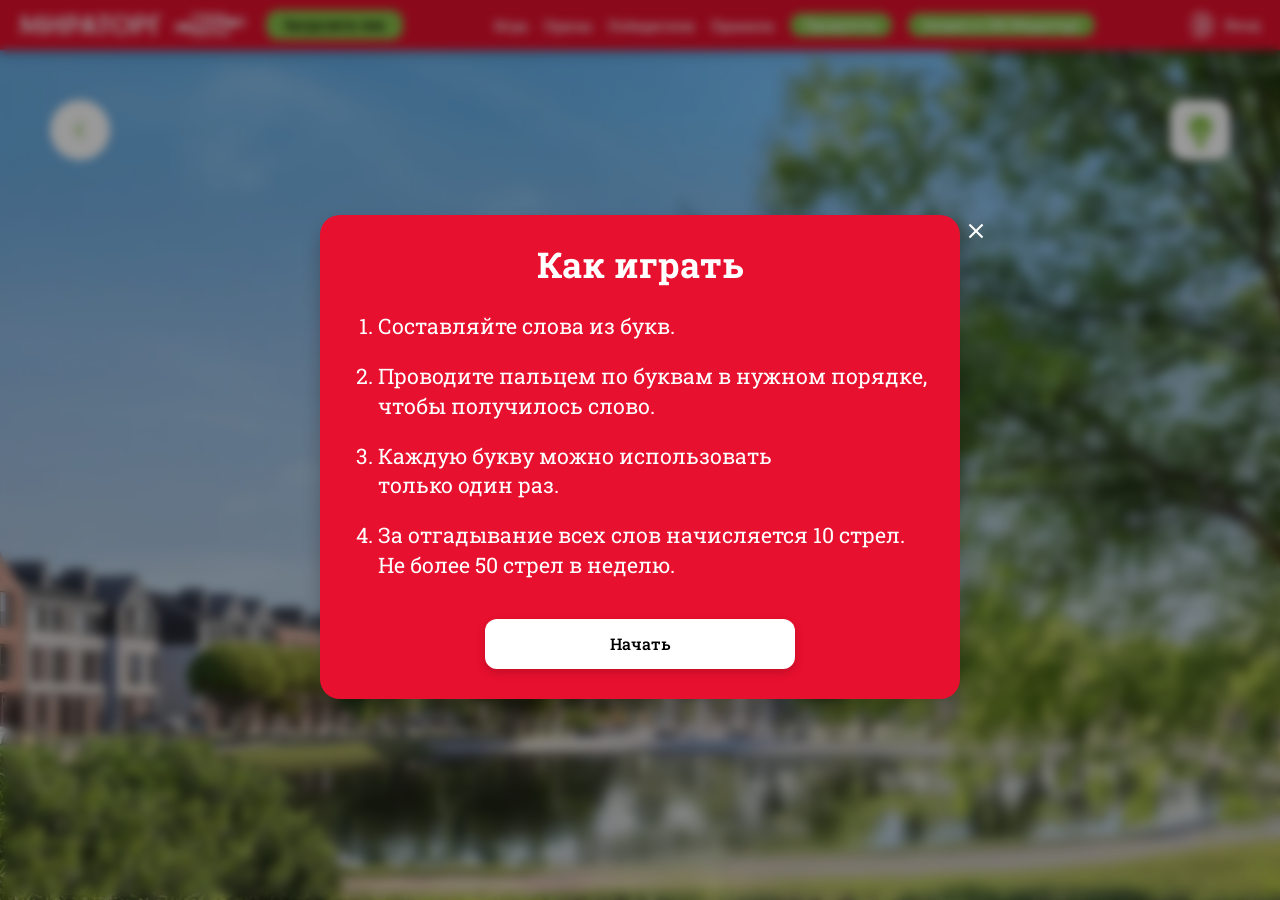
<file: game.html>
<!doctype html>
<html lang="ru">
  <head>
    <meta charset="UTF-8" />
    <meta name="viewport" content="width=device-width, initial-scale=1.0" />
    <meta http-equiv="X-UA-Compatible" content="IE=edge" />
    <meta name="theme-color" content="#e7102e" />
    <meta name="description" content="Мираторг - Охота за словами" />
    <link rel="icon" type="image/x-icon" href="./assets/img/favicon.ico" />
    <link rel="stylesheet" type="text/css" href="./assets/css/choices.min.css" />
    <link rel="stylesheet" type="text/css" href="./assets/css/swiper-bundle.min.css" />
    <link rel="stylesheet" type="text/css" href="./assets/css/dropzone.min.css" />
    <link rel="stylesheet" type="text/css" href="./assets/css/styles.min.css?v=1.3" />
    <title>Мираторг | Охота за словами</title>
  </head>
  <body>
    <div class="body">
      <!--PRELOADER-->
      <div class="preloader" data-preloader>
        <span>
          <img src="./assets/img/svg/logo.svg" alt="Мираторг" />
        </span>
      </div>

      <!--HEADER-->
      <header class="header">
        <div class="header__buttons">
          <a href="./" aria-label="">
            <img src="./assets/img/svg/miratorg.svg" alt="" class="logo-miratorg" />
          </a>
          <a href="./" aria-label="">
            <img src="./assets/img/svg/grill-logo.svg" alt="" class="logo-grill" />
          </a>
        </div>

        <nav class="navigation">
          <ul class="menu">
            <li>
              <button class="button medium green-white" data-popup-open="cheque"><span>Загрузить чек</span></button>
            </li>
            <li>
              <a href="./game.html" class="menu__link"><span>Игра</span></a>
            </li>
            <li>
              <a href="./#prizes" class="menu__link"><span>Призы</span></a>
            </li>
            <li>
              <a href="./#winners" class="menu__link"><span>Победители</span></a>
            </li>
            <li>
              <a href="./#rules" class="menu__link"><span>Правила</span></a>
            </li>
            <li>
              <a href="./products.html" class="button small green"><span>Продукты</span></a>
            </li>
            <li class="last">
              <a href="./miratorg.html" class="button small green"><span>Акция в СМ Мираторг</span></a>
            </li>
            <li class="extra">
              <button class="button small green" data-popup-open="how-to-get-arrows"><span>Как заработать стрелы?</span></button>
            </li>
          </ul>
        </nav>

        <button class="burger">
          <span>Меню бургер</span>
        </button>

        <div class="header__auth">
          <button class="header__buttons" data-popup-open="auth">
            <img src="./assets/img/svg/login.svg" alt="" />
            <span>Вход</span>
          </button>
          <!-- <a href="./profile.html" class="header__buttons">
            <img src="./assets/img/svg/profile.svg" alt="" />
            <span>Личный кабинет</span>
          </a> -->
        </div>
      </header>

      <main class="main">
        <!--SECTION HERO-->
        <section class="section section--game">
          <div class="container">
            <!--buttons-->
            <a href="./" class="game__button go-back">Назад</a>
            <button class="game__button help" data-popup-open="how-to-play">Подсказка</button>

            <!--БЛОК ДЛЯ ВСТАВКИ ИГРЫ-->
            <div class="game">
              <div class="game-canvas" data-game-canvas>
                <!-- <table class="game-matrix" data-game-matrix>
                  <tr>
                    <td>*</td>
                    <td>*</td>
                    <td class="letter active"><span>н</span></td>
                    <td class="letter"><span>о</span></td>
                    <td class="letter"><span>г</span></td>
                    <td class="letter"><span>и</span></td>
                    <td>*</td>
                    <td>*</td>
                  </tr>
                  <tr>
                    <td>*</td>
                    <td>*</td>
                    <td class="letter active"><span>о</span></td>
                    <td>*</td>
                    <td class="letter"><span>о</span></td>
                    <td>*</td>
                    <td>*</td>
                    <td class="letter active"><span>р</span></td>
                  </tr>
                  <tr>
                    <td class="letter active"><span>н</span></td>
                    <td class="letter active"><span>о</span></td>
                    <td class="letter active"><span>с</span></td>
                    <td class="letter active"><span>о</span></td>
                    <td class="letter active"><span>р</span></td>
                    <td class="letter active"><span>о</span></td>
                    <td class="letter active"><span>г</span></td>
                    <td class="letter active"><span>и</span></td>
                  </tr>
                  <tr>
                    <td class="letter"><span>о</span></td>
                    <td>*</td>
                    <td class="letter active"><span>о</span></td>
                    <td>*</td>
                    <td class="letter"><span>н</span></td>
                    <td>*</td>
                    <td>*</td>
                    <td class="letter active"><span>н</span></td>
                  </tr>
                  <tr>
                    <td class="letter"><span>с</span></td>
                    <td>*</td>
                    <td class="letter active"><span>р</span></td>
                    <td>*</td>
                    <td>*</td>
                    <td>*</td>
                    <td>*</td>
                    <td class="letter active"><span>г</span></td>
                  </tr>
                  <tr>
                    <td>*</td>
                    <td>*</td>
                    <td class="letter active"><span>о</span></td>
                    <td class="letter"><span>г</span></td>
                    <td class="letter"><span>н</span></td>
                    <td class="letter"><span>и</span></td>
                    <td>*</td>
                    <td>*</td>
                  </tr>
                  <tr>
                    <td class="letter"><span>р</span></td>
                    <td class="letter"><span>о</span></td>
                    <td class="letter active"><span>г</span></td>
                    <td>*</td>
                    <td>*</td>
                    <td>*</td>
                    <td>*</td>
                    <td>*</td>
                  </tr>
                </table>

                <ul class="game-pad" data-game-pad>
                  <li data-letter="г"><span>г</span></li>
                  <li data-letter="н"><span>н</span></li>
                  <li data-letter="о"><span>о</span></li>
                  <li data-letter="о"><span>о</span></li>
                  <li>
                    <button data-letter-mix>
                      <img src="./assets/img/svg/revers.svg" alt="" />
                    </button>
                  </li>
                  <li data-letter="и"><span>и</span></li>
                  <li data-letter="р"><span>р</span></li>
                  <li data-letter="о"><span>о</span></li>
                  <li data-letter="с"><span>с</span></li>
                  <li data-letters>носороги</li>
                </ul> -->
              </div>
            </div>
          </div>
        </section>
      </main>
    </div>

    <!--POPUPS-->
    <div class="backdrop" data-backdrop>
      <div class="popup" data-popup>
        <!--CHEQUE DOWNLOAD BY SELF POPUP-->
        <div class="popup-content" id="how-to-play">
          <button class="popup-close" data-popup-close></button>
          <h2 class="title title--40">Как играть</h2>
          <ol class="popup-ol">
            <li>Составляйте слова из&nbsp;букв.</li>
            <li>Проводите пальцем по&nbsp;буквам в&nbsp;нужном порядке, чтобы получилось слово.</li>
            <li>Каждую букву можно использовать только&nbsp;один&nbsp;раз.</li>
            <li>За&nbsp;отгадывание всех слов начисляется 10&nbsp;стрел. Не&nbsp;более 50 стрел в&nbsp;неделю.</li>
          </ol>
          <div class="buttons">
            <button class="button white" data-popup-close><span>Начать</span></button>
          </div>
        </div>

        <!--AUTH POPUP-->
        <div class="popup-content" id="auth">
          <button class="popup-close" data-popup-close></button>
          <div class="tabs" data-tabs="auth">
            <ul class="tabs-navigation">
              <li><button data-tab-target="auth-login" class="active">Вход</button></li>
              <li><button data-tab-target="auth-register">Регистрация</button></li>
            </ul>

            <!--Login forms-->
            <div class="tab active" data-tab="auth-login">
              <div class="tabs" data-tabs="login-tabs">
                <!--Login form-->
                <div class="tab active" data-tab="1">
                  <script>
                    function onLoginFormSubmit(e) {
                      e.preventDefault();
                      openTab('login-tabs', '2');
                    }
                  </script>
                  <form action="#" class="form" novalidate onsubmit="onLoginFormSubmit(event)">
                    <label class="label">
                      <span class="label__text">Телефон</span>
                      <input type="tel" name="phone" class="input" placeholder="Телефон" required />
                    </label>
                    <fieldset>
                      <label class="label">
                        <input type="checkbox" name="remember" class="checkbox" />
                        <p class="label__text">Запомнить меня</p>
                      </label>
                    </fieldset>
                    <button type="submit" class="button white full"><span>Войти</span></button>
                  </form>
                </div>

                <!--Login form (confirm code)-->
                <div class="tab" data-tab="2">
                  <script>
                    function onLoginConfirmCodeSubmit(e) {
                      e.preventDefault();
                      window.location.href = './profile.html';
                    }
                  </script>
                  <form action="#" class="form" novalidate onsubmit="onLoginConfirmCodeSubmit(event)">
                    <label class="label">
                      <span class="label__text">Код подтверждения</span>
                      <input type="text" name="confirm-code" class="input" placeholder="Код подтверждения" required />
                    </label>
                    <button type="submit" class="button white full"><span>Войти</span></button>
                    <p class="popup-text">Тебе поступит звонок с кодом подтверждения.</p>
                    <p class="popup-text">
                      Если не хочешь ждать или звонок не поступил,&nbsp;позвони по номеру и регистрация подтвердится автоматически
                    </p>
                    <p class="popup-text big">8 800 800 80 80</p>
                    <p class="popup-link ta--l" onclick="openTab('login-tabs', '1')">Назад</p>
                  </form>
                </div>
              </div>
            </div>

            <!--Registration forms-->
            <div class="tab" data-tab="auth-register">
              <div class="tabs" data-tabs="register-tabs">
                <!--Registration form-->
                <div class="tab active" data-tab="1">
                  <script>
                    function onRegisterFormSubmit(e) {
                      e.preventDefault();
                      openTab('register-tabs', '2');
                    }
                  </script>
                  <form action="#" class="form" novalidate onsubmit="onRegisterFormSubmit(event)">
                    <label class="label">
                      <span class="label__text">Имя</span>
                      <input type="text" name="name" class="input" required />
                    </label>
                    <label class="label">
                      <span class="label__text">E-mail</span>
                      <input type="email" name="email" class="input" required />
                    </label>
                    <label class="label">
                      <span class="label__text">Телефон</span>
                      <input type="tel" name="phone" class="input" required placeholder="+7 ___ ___-__-__" autocomplete="off" />
                    </label>

                    <p class="popup-text ta--l">
                      На твой номер телефона поступит звонок с&nbsp;голосовым сообщением кода для подтверждения регистрации.
                    </p>

                    <fieldset>
                      <label class="label">
                        <input type="checkbox" name="confirmation" class="checkbox" required />
                        <p class="label__text">
                          <span>Я соглашаюсь с <a href="#">Правилами</a> и&nbsp;<a href="#">Политикой&nbsp;конфиденциальности</a></span>
                        </p>
                      </label>
                      <label class="label">
                        <input class="checkbox" required type="checkbox" name="confirmation2" />
                        <p class="label__text">
                          <span>Я соглашаюсь с <a href="#">Политикой обработки персональных данных</a></span>
                        </p>
                      </label>
                    </fieldset>

                    <button type="submit" class="button white full"><span>Зарегистрироваться</span></button>
                  </form>
                </div>

                <!--Registration form (confirm code)-->
                <div class="tab" data-tab="2">
                  <script>
                    function onRegisterConfirmCodeSubmit(e) {
                      e.preventDefault();
                      window.popup.open('add-register-info');
                    }
                  </script>
                  <form action="#" class="form" novalidate onsubmit="onRegisterConfirmCodeSubmit(event)">
                    <label class="label">
                      <span class="label__text">Код подтверждения</span>
                      <input type="text" name="confirm-code" class="input" placeholder="Код подтверждения" required />
                    </label>
                    <button type="submit" class="button white full"><span>Зарегистрироваться</span></button>
                    <p class="popup-text">Тебе поступит звонок с кодом подтверждения.</p>
                    <p class="popup-text">
                      Если не хочешь ждать или звонок не поступил,&nbsp;позвони по номеру и регистрация подтвердится автоматически
                    </p>
                    <p class="popup-text big">8 800 800 80 80</p>
                    <p class="popup-link ta--l" onclick="openTab('register-tabs', '1')">Назад</p>
                  </form>
                </div>
              </div>
            </div>
          </div>
        </div>

        <!--ADD REGISTER INFO POPUP-->
        <div class="popup-content" id="add-register-info">
          <button class="popup-close" data-popup-close></button>
          <h2 class="popup-title">Мои данные</h2>
          <p class="popup-subtitle">Заполни 2 поля и получи <br /><span>XX</span> стрел</p>
          <script>
            function onAddInfoFormSubmit(e) {
              e.preventDefault();
              window.location.href = './profile.html';
            }
          </script>
          <form action="#" class="form" novalidate onsubmit="onAddInfoFormSubmit(event)">
            <label class="label">
              <span class="label__text">Фамилия</span>
              <input type="text" name="lastname" class="input" placeholder="Твоя фамилия" required />
            </label>
            <label class="label">
              <span class="label__text">Отчество</span>
              <input type="text" name="middlename" class="input" placeholder="Твоё отчество" required />
            </label>
            <button type="submit" class="button white full"><span>Сохранить</span></button>
          </form>
        </div>

        <!--ARROWS EXCHANGE POPUP-->
        <div class="popup-content" id="arrows-exchange">
          <button class="popup-close" data-popup-close></button>
          <img src="./assets/img/svg/add-arrows-popup.svg" alt="" class="arrows-exchange__image" />
          <h2 class="popup-title big">Обмен стрел <br />на приз</h2>
          <p class="popup-subtitle big">Хочешь обменять <span>ХХХ</span> <br />стрел на Промокод OZON?</p>

          <script>
            function onArrowsExchangeSubmit(e) {
              e.preventDefault();
              window.popup.open('arrows-exchange-success');
            }
          </script>

          <form action="#" class="form" onsubmit="onArrowsExchangeSubmit(event)">
            <input type="hidden" name="some-count" value="ХХХ" />
            <button type="submit" class="button white full"><span>Обменять</span></button>
            <p class="popup-link under" data-popup-close>Отмена</p>
          </form>
        </div>

        <!--ARROWS EXCHANGE ERROR POPUP-->
        <div class="popup-content" id="arrows-exchange-error">
          <button class="popup-close" data-popup-close></button>
          <img src="./assets/img/svg/add-arrows-popup.svg" alt="" class="arrows-exchange__image" />
          <h2 class="popup-title big">Обмен стрел <br />на приз</h2>
          <p class="popup-text medium">
            Тебе не&nbsp;хватает <span>YYY</span> стрел, чтобы&nbsp;обменять их на&nbsp;Промокод OZON. Получай стрелы, регистрируя чеки
            с&nbsp;продукцией Мираторг. <br />Также можно получить стрелы, отгадывая слова в&nbsp;игре.
          </p>
          <div class="buttons">
            <button type="button" class="button white full" data-popup-open="cheque"><span>Зарегистрировать чек</span></button>
            <a href="./game.html" class="button white full"><span>Играть в «Охота за словами»</span></a>
          </div>
        </div>

        <!--ARROWS EXCHANGE SUCCESS POPUP-->
        <div class="popup-content" id="arrows-exchange-success">
          <button class="popup-close" data-popup-close></button>
          <img src="./assets/img/svg/add-arrows-popup.svg" alt="" class="arrows-exchange__image" />
          <h2 class="popup-title big">Обмен стрел <br />на приз</h2>
          <p class="popup-subtitle big">Ура! Ты обменял <span>ХХХ</span> <br />стрел на&nbsp;Промокод OZON!</p>
          <div class="buttons">
            <a href="./profile.html#my-prize" class="button white full" data-popup-close><span>Мои призы</span></a>
          </div>
        </div>

        <!--CHEQUE POPUP-->
        <div class="popup-content" id="cheque">
          <button class="popup-close" data-popup-close></button>
          <h2 class="popup-title big">Регистрация чека</h2>
          <div class="buttons">
            <button type="button" class="button white full" data-popup-open="cheque-by-camera"><span>С помощью камеры</span></button>
            <button type="button" class="button white full" data-popup-open="cheque-instruction"><span>Загрузить фотографию</span></button>
            <button type="button" class="button white full" data-popup-open="cheque-by-self"><span>Ввести вручную</span></button>
          </div>
        </div>

        <!--CHEQUE BY CAMERA POPUP-->
        <div class="popup-content" id="cheque-by-camera">
          <button class="popup-close" data-popup-close></button>
          <h2 class="popup-title big">Регистрация чека</h2>
          <p class="popup-subtitle">
            Наведи камеру на&nbsp;QR-код, <br />
            и&nbsp;он будет автоматически <br />
            отсканирован
          </p>

          <div class="scanner">
            <span class="scanner__error">Текст ошибки, если камера не&nbsp;поддерживается или не&nbsp;доступна на&nbsp;этом устройстве</span>
          </div>

          <select data-select name="cameras">
            <option value="Camera 013552">Camera 013552</option>
            <option value="Camera 013553">Camera 013553</option>
          </select>

          <div class="buttons">
            <button type="button" class="button white full" data-popup-open="cheque-by-self"><span>Ввести данные чека вручную</span></button>
            <a class="popup-link under" data-popup-open="cheque-by-photo">Загрузить фотографию чека</a>
          </div>
        </div>

        <!--CHEQUE DOWNLOAD INSRTUCTION POPUP-->
        <div class="popup-content" id="cheque-instruction">
          <button class="popup-close" data-popup-close></button>
          <h2 class="popup-title big">Регистрация чека</h2>
          <ul class="register-check-list">
            <li>
              <img src="./assets/img/cheque-info1.webp" alt="President" />
              <span>Нажмите «Загрузить»</span>
            </li>
            <li>
              <img src="./assets/img/cheque-info2.webp" alt="President" />
              <span>Выберите фото чека</span>
            </li>
            <li>
              <img src="./assets/img/cheque-info3.webp" alt="President" />
              <span>Фото чека должно быть:</span>
              <ul>
                <li><span>чётким</span></li>
                <li><span>с полным списком продуктов</span></li>
                <li><span>на фото должен быть QR код</span></li>
              </ul>
            </li>
            <li>
              <img src="./assets/img/cheque-info4.webp" alt="President" />
              <span>Если фото окажется плохого качества, чек принят не будет</span>
            </li>
          </ul>

          <div class="example">
            <img src="./assets/img/cheque.webp" alt="President" />
            <span>Пример чека</span>
          </div>

          <div class="buttons">
            <button type="button" class="button white full" data-popup-open="cheque-by-photo">
              <span>Загрузить</span>
            </button>
          </div>
        </div>

        <!--CHEQUE DOWNLOAD BY PHOTO POPUP-->
        <div class="popup-content" id="cheque-by-photo">
          <button class="popup-close" data-popup-close></button>
          <h2 class="popup-title big">Регистрация чека</h2>
          <form action="#" class="dropzone" data-dropzone></form>
          <script>
            function onChequeLoadFormSubmit(e) {
              e.preventDefault();
              window.popup.open('cheque-success');
            }
          </script>
          <button type="button" class="button white full" onClick="onChequeLoadFormSubmit(event)">
            <span>Загрузить</span>
          </button>
          <br />
          <div class="buttons">
            <p class="popup-subtitle">Нет возможности сфотографировать&nbsp;чек?</p>
            <a class="popup-link under" data-popup-open="cheque-by-self">Введи данные чека вручную</a>
          </div>
        </div>

        <!--CHEQUE DOWNLOAD BY SELF POPUP-->
        <div class="popup-content" id="cheque-by-self">
          <button class="popup-close" data-popup-close></button>
          <h2 class="popup-title">Ввод данных чека</h2>
          <h2 class="popup-subtitle">Внимательно введи <br />данные чека в&nbsp;поля ниже</h2>
          <script>
            function onChequeFormSubmit(e) {
              e.preventDefault();
              window.popup.open('cheque-success');
            }
          </script>
          <form action="#" class="form" novalidate onsubmit="onChequeFormSubmit(event)">
            <label class="label">
              <span class="label__text">ФН</span>
              <input type="text" name="fn" class="input" placeholder="ФН" required />
            </label>
            <label class="label">
              <span class="label__text">ФД</span>
              <input type="text" name="fd" class="input" placeholder="ФД" required />
            </label>
            <label class="label">
              <span class="label__text">ФП</span>
              <input type="text" name="fp" class="input" placeholder="ФП" required />
            </label>
            <label class="label">
              <span class="label__text">Дата покупки</span>
              <input type="date" name="buy-date" class="input" required />
            </label>
            <label class="label">
              <span class="label__text">Время покупки</span>
              <input type="time" name="buy-time" class="input" required />
            </label>
            <label class="label">
              <span class="label__text">Сумма покупки</span>
              <input type="text" name="amount" inputmode="decimal" class="input" placeholder="0.00" required />
            </label>
            <br />
            <button type="submit" class="button white full"><span>Отправить</span></button>
            <p class="popup-link under" data-popup-open="cheque-by-photo">Попробовать снова загрузить фото</p>
          </form>
        </div>

        <!--CHEQUE DOWNLOAD SUCCESS POPUP-->
        <div class="popup-content" id="cheque-success">
          <button class="popup-close" data-popup-close></button>
          <h2 class="popup-title big">Чек зарегистрирован</h2>
          <p class="popup-subtitle big">Чек на&nbsp;проверке. <br />Следи за&nbsp;его статусом в&nbsp;своём личном кабинете.</p>
          <br />
          <button type="button" class="button white full" data-popup-open="cheque"><span>Загрузить еще</span></button>
        </div>

        <!--CHEQUE DOWNLOAD SUCCESS POPUP-->
        <div class="popup-content" id="how-to-get-arrows">
          <button class="popup-close" data-popup-close></button>
          <h2 class="title title--40 upper circles">Как зарабатывать стрелы?</h2>
          <ul class="how-to-get-arrows">
            <li>
              <span>+ 100 стрел</span>
              <p>Приветственные <br />стрелы за&nbsp;регистрацию на&nbsp;сайте</p>
            </li>
            <li>
              <span>+ 1 стрела</span>
              <p>За&nbsp;каждый рубль <br />в&nbsp;чеке при&nbsp;покупке <br />продукции <br />Мираторг</p>
            </li>
            <li>
              <span>+ 1 стрела</span>
              <p>За игру<br />на сайте</p>
            </li>
            <li>
              <span>+ 10 стрел</span>
              <p>За&nbsp;отсканированный <br />QR на&nbsp;POSm <br />и&nbsp;остальных <br />анонсирующих <br />материалах</p>
            </li>
          </ul>
        </div>
      </div>
    </div>

    <script src="./assets/js/plugins/iMask.js"></script>
    <script src="./assets/js/plugins/choices.min.js"></script>
    <script src="./assets/js/plugins/swiper-bundle.min.js"></script>
    <script src="./assets/js/plugins/dropzone.min.js"></script>
    <script src="./assets/js/scripts.js" type="module" defer></script>
    <script>
      document.addEventListener('DOMContentLoaded', () => {
        setTimeout(() => {
          window.popup.open('how-to-play');
        }, 800);
      });
    </script>
  </body>
</html>
</file>
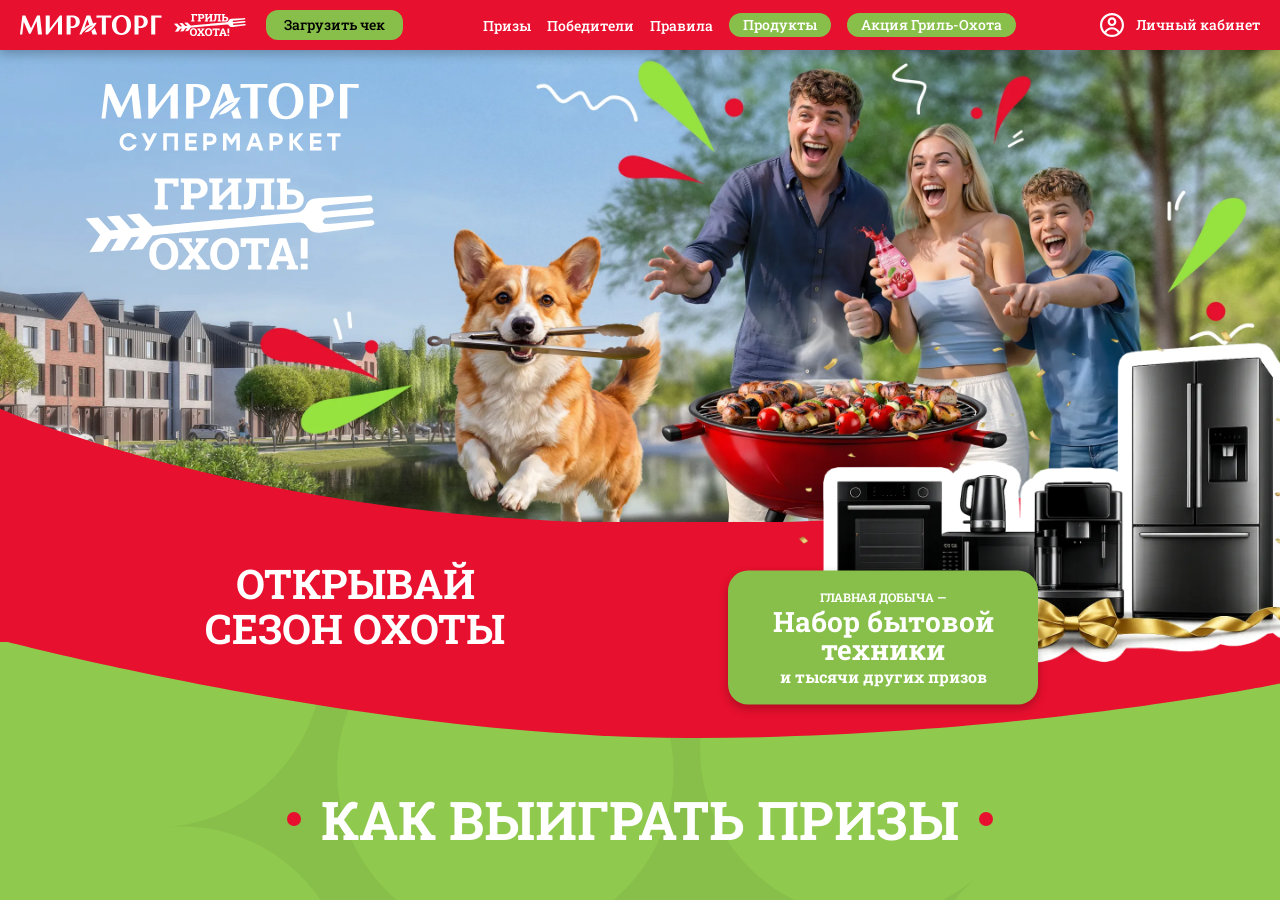
<file: miratorg.html>
<!doctype html>
<html lang="ru">
  <head>
    <meta charset="UTF-8" />
    <meta name="viewport" content="width=device-width, initial-scale=1.0" />
    <meta http-equiv="X-UA-Compatible" content="IE=edge" />
    <meta name="theme-color" content="#e7102e" />
    <meta name="description" content="Мираторг - СМ" />
    <link rel="icon" type="image/x-icon" href="./assets/img/favicon.ico" />
    <link rel="stylesheet" type="text/css" href="./assets/css/choices.min.css" />
    <link rel="stylesheet" type="text/css" href="./assets/css/swiper-bundle.min.css" />
    <link rel="stylesheet" type="text/css" href="./assets/css/dropzone.min.css" />
    <link rel="stylesheet" type="text/css" href="./assets/css/styles.min.css?v=1.3" />
    <title>Мираторг | СМ</title>
  </head>
  <body>
    <div class="body body--page">
      <!--PRELOADER-->
      <div class="preloader" data-preloader>
        <span>
          <img src="./assets/img/svg/logo.svg" alt="Мираторг" />
        </span>
      </div>

      <!--STYCKY BUTTON-->
      <button class="stycky-button" data-stycky-button data-popup-open="how-to-get-arrows-sm">
        <span>Больше<br />стрел —<br />больше<br />призов!</span>
      </button>

      <!--HEADER-->
      <header class="header">
        <div class="header__buttons">
          <a href="./" aria-label="">
            <img src="./assets/img/svg/miratorg.svg" alt="" class="logo-miratorg" />
          </a>
          <a href="./" aria-label="">
            <img src="./assets/img/svg/grill-logo.svg" alt="" class="logo-grill" />
          </a>
        </div>

        <nav class="navigation">
          <ul class="menu">
            <li>
              <button class="button medium green-white" data-popup-open="cheque"><span>Загрузить чек</span></button>
            </li>
            <li>
              <a href="#prizes" class="menu__link"><span>Призы</span></a>
            </li>
            <li>
              <a href="#winners" class="menu__link"><span>Победители</span></a>
            </li>
            <li>
              <a href="./#rules" class="menu__link"><span>Правила</span></a>
            </li>
            <li>
              <a href="./products_promo.html" class="button small green"><span>Продукты</span></a>
            </li>
            <li class="last">
              <a href="./" class="button small green"><span>Акция Гриль-Охота</span></a>
            </li>
            <li class="extra">
              <button class="button small green" data-popup-open="how-to-get-arrows-sm"><span>Как заработать стрелы?</span></button>
            </li>
            <li class="extra">
              <a href="https://t.me/grill_ohota_bot" class="button small green" target="_blank"><span>Чат-бот Telegram</span></a>
            </li>
          </ul>
        </nav>

        <button class="burger">
          <span>Меню бургер</span>
        </button>

        <div class="header__auth">
          <!-- <button class="header__buttons" data-popup-open="auth">
            <img src="./assets/img/svg/login.svg" alt="" />
            <span>Вход</span>
          </button> -->
          <a href="./profile-sm.html" class="header__buttons">
            <img src="./assets/img/svg/profile.svg" alt="" />
            <span>Личный кабинет</span>
          </a>
        </div>
      </header>

      <main class="main">
        <!--SECTION HERO-->
        <section class="section section--hero">
          <div class="hero-images">
            <picture>
              <source srcset="./assets/img/hero/hero-mobil.webp" media="(max-width: 600px)" type="image/webp" />
              <img src="./assets/img/hero/hero.webp" alt="Мираторг" class="family" />
            </picture>
            <img src="./assets/img/hero/smoke.gif" alt="Мираторг" class="smoke" />
            <img src="./assets/img/svg/logo-sm.svg" alt="Мираторг" class="logo logo--sm" />
            <img src="./assets/img/hero/dog.webp" alt="Мираторг" class="dog" />
          </div>

          <div class="hero-content">
            <div class="container">
              <div class="hero-title">
                <h1 class="title title--46 upper">Открывай<br />сезон охоты</h1>
              </div>
              <div class="sofa">
                <div class="fsk">
                  <img src="./assets/img/hero/mebel.webp" alt="" />
                  <span>ГЛАВНАЯ ДОБЫЧА —</span>
                  <p>Набор бытовой техники</p>
                  <b>и тысячи других призов</b>
                </div>
              </div>
            </div>
          </div>

          <!--HOW TO WIN-->
          <div class="section section--winn">
            <div class="container">
              <h2 class="title title--60 circles">Как выиграть призы</h2>

              <div class="how-to-winn how-to-winn--sm" data-slider data-slides-per-view="4,2,1">
                <div class="swiper">
                  <div class="swiper-wrapper">
                    <div class="swiper-slide">
                      <img src="./assets/img/how-to-winn/5.webp" alt="" />
                      <h3>Совершайте покупку <br />В&nbsp;супермаркетах <br />МИРАТОРГ от&nbsp;1500&nbsp;₽</h3>
                    </div>

                    <div class="swiper-slide">
                      <img src="./assets/img/how-to-winn/2.webp" alt="" />
                      <h3>РЕГИСТРИРУЙ ЧЕКИ <br />И КОПИ СТРЕЛЫ</h3>
                      <button class="button" data-popup-open="cheque"><span>Зарегистрировать</span></button>
                    </div>

                    <div class="swiper-slide">
                      <img src="./assets/img/how-to-winn/6.webp" alt="" />
                      <h3>Удваивай стрелы <br />за&nbsp;продукцию <br />партнёров в&nbsp;чеке</h3>
                      <a href="./products.html" class="button"><span>Продукция</span></a>
                    </div>

                    <div class="swiper-slide">
                      <img src="./assets/img/how-to-winn/7.webp" alt="" />
                      <h3>копите стрелы <br />и&nbsp;обменивайте их <br />на&nbsp;шансы выиграть <br />призы!</h3>
                    </div>
                  </div>
                </div>
                <button class="arrow red" data-arrow-prev></button>
                <button class="arrow red" data-arrow-next></button>
              </div>
            </div>
          </div>
        </section>

        <!--SECTION PRIZES-->
        <section class="section section--prizes" id="prizes">
          <div class="container">
            <div class="prizes">
              <h2 class="title title--60 circles green">ПРИЗЫ</h2>

              <!--PRIZE NAVIGATION-->
              <menu class="prizes-navigation">
                <li><button type="button" data-prizes-nav="0" class="active">Главный приз</button></li>
                <li><button type="button" data-prizes-nav="1">Гарантированные призы</button></li>
                <li><button type="button" data-prizes-nav="2">Еженедельные призы</button></li>
                <li><button type="button" data-prizes-nav="3">Ежемесячные призы</button></li>
              </menu>

              <div class="prizes-tabs" data-slider="prizes-tabs" data-allow-touch-move="false" data-space-between="60,30,20" data-auto-height="true">
                <div class="swiper">
                  <div class="swiper-wrapper">
                    <!--MAIN PRIZE-->
                    <div class="swiper-slide prize-tab" data-slider data-space-between="60,30,20" data-loop="true" data-auto-height="true">
                      <div class="swiper">
                        <div class="swiper-wrapper">
                          <!--main prize slide 1-->
                          <div class="swiper-slide main-prize intro intro--sofa">
                            <h3 class="title title--42">Набор бытовой техники</h3>
                            <b class="title title--20">В розыгрыше участвует каждый принятый чек</b>
                          </div>
                        </div>
                      </div>
                      <!-- <button class="arrow" data-arrow-prev></button>
                      <button class="arrow" data-arrow-next></button> -->
                    </div>

                    <!--GARANTY PRIZES-->
                    <div class="swiper-slide prize-tab" data-slider data-space-between="60,30,20" data-loop="true" data-auto-height="true">
                      <div class="swiper">
                        <div class="swiper-wrapper">
                          <!--main prize slide 1-->
                          <div class="swiper-slide main-prize intro intro--money">
                            <b class="title title--20">Деньги на телефон</b>
                          </div>
                        </div>
                      </div>
                      <!-- <button class="arrow" data-arrow-prev></button>
                      <button class="arrow" data-arrow-next></button> -->
                    </div>

                    <!--WEECKLY PRIZES-->
                    <div class="swiper-slide prize-tab">
                      <div
                        class="prize-slider green"
                        data-slider
                        data-slides-per-view="3,2,1"
                        data-slides-per-group="3,2,1"
                        data-space-between="30,30,20"
                      >
                        <h3>Для участия в&nbsp;розыгрыше необходимо обменять стрелы на&nbsp;билеты</h3>
                        <div class="swiper">
                          <div class="swiper-wrapper">
                            <!--PRIZE 1-->
                            <div class="swiper-slide prize-slide">
                              <span class="arrows-sum red">XX XXX</span>
                              <div class="image">
                                <img src="./assets/img/prizes/forester-mangal.webp" alt="" />
                              </div>
                              <p class="prize-name">Forester Мангал ДАЧНЫЙ С&nbsp;КРЫШКОЙ</p>
                              <div class="prize-slide__footer">
                                <button class="button full" data-popup-open="arrows-exchange">
                                  <span>Обменять за XX ХХХ стрел</span>
                                </button>
                              </div>
                            </div>

                            <!--PRIZE 2-->
                            <div class="swiper-slide prize-slide">
                              <span class="arrows-sum red">XX XXX</span>
                              <div class="image">
                                <img src="./assets/img/prizes/forester-kazan.webp" alt="" />
                              </div>
                              <p class="prize-name">Forester Казан чугунный с&nbsp;крышкой-сковородой 9,5&nbsp;л</p>
                              <div class="prize-slide__footer">
                                <div class="arrows-count">
                                  <div class="arrows-count__bar">
                                    <div class="arrows-count__range" style="width: 40%"></div>
                                  </div>
                                  <span>40 стрел</span>
                                  <span>из 100</span>
                                </div>
                              </div>
                            </div>

                            <!--PRIZE 3-->
                            <div class="swiper-slide prize-slide">
                              <span class="arrows-sum red">XX XXX</span>
                              <div class="image">
                                <img src="./assets/img/prizes/forester-vok.webp" alt="" />
                              </div>
                              <p class="prize-name">Forester Вок-сковорода из нержавеющей стали, 33&nbsp;см</p>
                              <div class="prize-slide__footer">
                                <div class="arrows-count">
                                  <div class="arrows-count__bar">
                                    <div class="arrows-count__range" style="width: 100%"></div>
                                  </div>
                                  <span>50 стрел</span>
                                  <span>из 100</span>
                                </div>
                              </div>
                            </div>
                          </div>
                        </div>
                        <button class="arrow white" data-arrow-prev></button>
                        <button class="arrow white" data-arrow-next></button>
                        <div class="swiper-pagination" data-pagination></div>
                      </div>
                    </div>

                    <!--MONTHLY PRIZES-->
                    <div class="swiper-slide prize-tab">
                      <div
                        class="prize-slider red-image monthly"
                        data-slider
                        data-slides-per-view="2,2,1"
                        data-slides-per-group="2,2,1"
                        data-space-between="30,30,20"
                      >
                        <h3>Для участия в&nbsp;розыгрыше необходимо обменять стрелы на&nbsp;билеты</h3>
                        <div class="swiper">
                          <div class="swiper-wrapper">
                            <!--PRIZE 1-->
                            <div class="swiper-slide prize-slide">
                              <div class="image">
                                <img src="./assets/img/prizes/forester-ochag.webp" alt="" />
                              </div>
                              <p class="prize-name">Forester Очаг-мангал-печь под&nbsp;казан</p>
                              <div class="prize-slide__footer">
                                <button class="button green full" data-popup-open="arrows-exchange">
                                  <span>Обменять за XX ХХХ стрел</span>
                                </button>
                              </div>
                            </div>

                            <!--PRIZE 2-->
                            <div class="swiper-slide prize-slide">
                              <div class="image">
                                <img src="./assets/img/prizes/forester-table.webp" alt="" />
                              </div>
                              <p class="prize-name">Forester Уличный стол со&nbsp;шкафчиком</p>
                              <div class="prize-slide__footer">
                                <div class="arrows-count">
                                  <div class="arrows-count__bar">
                                    <div class="arrows-count__range" style="width: 0%"></div>
                                  </div>
                                  <span>50 стрел</span>
                                  <span>из 100</span>
                                </div>
                              </div>
                            </div>
                          </div>
                        </div>
                        <button class="arrow" data-arrow-prev></button>
                        <button class="arrow" data-arrow-next></button>
                        <div class="swiper-pagination" data-pagination></div>
                      </div>
                    </div>
                  </div>
                </div>
              </div>
            </div>
          </div>
        </section>

        <!--SECTION BANNERS-->
        <section class="section section--banners">
          <div class="words-banner red">
            <h2 class="title title--64">Стрелы за&nbsp;продукты <br />Мираторг!</h2>
            <a href="#" class="button white"><span>Вперед за призами!</span></a>
          </div>
          <div class="words-banner green">
            <h2 class="title title--64 circles">где купить</h2>
            <a href="https://miratorg.ru/super/map/" class="miratorg-sm-link" target="_blank">
              <img src="./assets/img/svg/miratorg-sm.svg" alt="" />
            </a>
          </div>
        </section>

        <!--SECTION PARTNERS-->
        <section class="section section--accordeon" id="markets">
          <div class="container">
            <div class="accordeon" data-accordeon>
              <div class="section--accordeon__header" data-accordeon-header>
                <h2 class="title title--60 circles">ПАРТНЁРЫ</h2>
              </div>
              <div class="section--accordeon__body" data-accordeon-body>
                <div class="partners" data-slider data-brakepoints="0,1,1" data-slides-per-view="auto,auto,auto" data-space-between="0,30,20">
                  <h2 class="title">Покупай продукцию партнёров и удваивай количество&nbsp;стрел</h2>
                  <div class="swiper">
                    <div class="swiper-wrapper">
                      <div class="swiper-slide">
                        <img src="./assets/img/partners/1.webp" alt="" />
                      </div>
                      <div class="swiper-slide">
                        <img src="./assets/img/partners/2.webp" alt="" />
                      </div>
                      <div class="swiper-slide">
                        <img src="./assets/img/partners/3.webp" alt="" />
                      </div>
                      <div class="swiper-slide">
                        <img src="./assets/img/partners/4.webp" alt="" />
                      </div>
                      <div class="swiper-slide">
                        <img src="./assets/img/partners/5.webp" alt="" />
                      </div>
                      <div class="swiper-slide">
                        <img src="./assets/img/partners/6.webp" alt="" />
                      </div>
                      <div class="swiper-slide">
                        <img src="./assets/img/partners/7.webp" alt="" />
                      </div>
                      <div class="swiper-slide">
                        <img src="./assets/img/partners/8.webp" alt="" />
                      </div>
                      <div class="swiper-slide">
                        <img src="./assets/img/partners/9.webp" alt="" />
                      </div>
                    </div>
                  </div>
                </div>
              </div>
            </div>
          </div>
        </section>

        <!--SECTION WINNERS-->
        <section class="section section--accordeon" id="winners">
          <div class="container">
            <div class="accordeon" data-accordeon>
              <div class="section--accordeon__header" data-accordeon-header>
                <h2 class="title title--60 circles">ПОБЕДИТЕЛИ</h2>
              </div>
              <div class="section--accordeon__body" data-accordeon-body>
                <div class="winners">
                  <!--filters-->
                  <div class="winners-filters">
                    <script>
                      const onSearchFormSubmit = e => {
                        e.preventDefault();
                        alert('Поиск по телефону');
                        e.target.reset();
                      };
                    </script>

                    <form action="#">
                      <select data-select name="weeks">
                        <option value="all">Все недели</option>
                        <option value="16.05.2026 - 23.06.2026">16.05.2026 - 23.06.2026</option>
                        <option value="16.05.2026 - 23.06.2026">17.05.2026 - 24.06.2026</option>
                        <option value="16.05.2026 - 23.06.2026">19.05.2026 - 26.06.2026</option>
                      </select>
                    </form>

                    <form action="#" class="form" novalidate onsubmit="onSearchFormSubmit(event)">
                      <label class="label">
                        <input type="tel" name="search" class="input" placeholder="Поиск по телефону" required />
                      </label>
                      <button type="submit" class="search-submit">Поиск</button>
                    </form>
                  </div>

                  <!--table-->
                  <table class="table">
                    <thead>
                      <tr>
                        <th>Дата<span> розыгрыша</span></th>
                        <th>Имя<span> участника</span></th>
                        <th>Телефон</th>
                        <th><span>Наименование</span> приз<span>а</span></th>
                      </tr>
                    </thead>
                    <tbody>
                      <tr>
                        <td>26.09.2025</td>
                        <td>Маргарита</td>
                        <td>+7035*****11</td>
                        <td>Сертификат Левел Тревел на 10&nbsp;000 рублей</td>
                      </tr>
                      <tr>
                        <td>26.09.2025</td>
                        <td>Аркадий</td>
                        <td>+7959*****12</td>
                        <td>Набор кухонных принадлежностей для&nbsp;гриля</td>
                      </tr>
                      <tr>
                        <td>26.09.2025</td>
                        <td>Пантелеймон</td>
                        <td>+7036*****11</td>
                        <td>Сертификат ОЗОН на&nbsp;3000&nbsp;рублей</td>
                      </tr>
                      <tr>
                        <td>26.09.2025</td>
                        <td>Иван</td>
                        <td>+7036*****11</td>
                        <td>Беспроводные наушники Apple</td>
                      </tr>
                      <tr>
                        <td>26.09.2025</td>
                        <td>Иван</td>
                        <td>+7036*****11</td>
                        <td>Угольный гриль SnS&nbsp;Kettle Black&nbsp;Edition</td>
                      </tr>
                      <tr>
                        <td>26.09.2025</td>
                        <td>Иван</td>
                        <td>+7036*****11</td>
                        <td>Промокод на подписку ИВИ годовая</td>
                      </tr>
                      <tr>
                        <td>26.09.2025</td>
                        <td>Иван</td>
                        <td>+7036*****11</td>
                        <td>Промокод на&nbsp;скидку 10%&nbsp;Траектории</td>
                      </tr>
                      <tr>
                        <td>26.09.2025</td>
                        <td>Иван</td>
                        <td>+7036*****11</td>
                        <td>Белкакар 200 рублей</td>
                      </tr>
                    </tbody>
                  </table>

                  <!--pagination-->
                  <ul class="pagination">
                    <li>
                      <button href="#" class="pagination-btn prev" disabled>
                        <img src="./assets/img/svg/prev.svg" alt="" />
                      </button>
                    </li>
                    <li><a href="#" class="pagination-btn active">1</a></li>
                    <li><a href="#" class="pagination-btn">2</a></li>
                    <li><a href="#" class="pagination-btn">3</a></li>
                    <li><a href="#" class="pagination-btn">4</a></li>
                    <li><a href="#" class="pagination-btn">5</a></li>
                    <li><a href="#" class="pagination-btn">6</a></li>
                    <li>
                      <button class="pagination-btn next">
                        <img src="./assets/img/svg/next.svg" alt="" />
                      </button>
                    </li>
                  </ul>
                </div>
              </div>
            </div>
          </div>
        </section>

        <!--SECTION FAQ-->
        <section class="section section--accordeon" id="faq">
          <div class="container">
            <div class="accordeon" data-accordeon>
              <div class="section--accordeon__header" data-accordeon-header>
                <h2 class="title title--60 circles">ВОПРОС-ОТВЕТ</h2>
              </div>
              <div class="section--accordeon__body" data-accordeon-body>
                <div class="faq">
                  <div class="faq__list">
                    <div data-accordeon>
                      <div class="question" data-accordeon-header>
                        <p>Какая продукция участвует в&nbsp;акции “Гриль-охота” в&nbsp;супермаркетах Мираторг?</p>
                      </div>
                      <div data-accordeon-body>
                        <div class="answer">
                          <p>
                            Любая продукция, приобретённая в&nbsp;супермаркетах Мираторг. Если в&nbsp;чеке присутстуют товары пратнёров,
                            то&nbsp;стрелы за&nbsp;чек удваиваются. Ознакомиться со&nbsp;списком товаров партнёров, покупка которых удваивает
                            количество стрел, можно на&nbsp;странице
                            <a href="./products.html" class="red">"Продукты партнёров, удваивающие стрелы"</a>.
                          </p>
                        </div>
                      </div>
                    </div>
                    <div data-accordeon>
                      <div class="question" data-accordeon-header><p>Как определяются победители розыгрышей?</p></div>
                      <div data-accordeon-body>
                        <div class="answer">
                          <p>
                            Lorem, ipsum dolor sit amet consectetur adipisicing elit. Laudantium cumque odit facilis aliquid culpa delectus tempora
                            praesentium unde maiores corporis animi placeat quos obcaecati officiis, architecto quasi omnis tempore est.
                          </p>
                          <p>
                            Lorem, ipsum dolor sit amet consectetur adipisicing elit. Laudantium cumque odit facilis aliquid culpa delectus tempora
                            praesentium unde maiores corporis animi placeat quos obcaecati officiis, architecto quasi omnis tempore est.
                          </p>
                          <p>
                            Lorem, ipsum dolor sit amet consectetur adipisicing elit. Laudantium cumque odit facilis aliquid culpa delectus tempora
                            praesentium unde maiores corporis animi placeat quos obcaecati officiis, architecto quasi omnis tempore est.
                          </p>
                          <ul>
                            <li><p>Lorem, ipsum dolor sit amet consectetur</p></li>
                            <li>
                              <p>
                                Ipsum dolor sit amet consectetur Lorem, ipsum dolor sit amet consectetur adipisicing elit. Laudantium cumque odit
                                facilis aliquid culpa delectus tempora praesentium unde maiores corporis animi placeat quos obcaecati officiis
                              </p>
                            </li>
                            <li><p>Amet consectetur</p></li>
                          </ul>
                          <p>
                            Lorem, ipsum dolor sit amet consectetur adipisicing elit. Laudantium cumque odit facilis aliquid culpa delectus tempora
                            praesentium unde maiores corporis animi placeat quos obcaecati officiis, architecto quasi omnis tempore est.
                          </p>
                          <h2>Some title</h2>
                          <p>Lorem, ipsum dolor sit amet consectetur tempore est.</p>
                          <p>
                            Lorem, ipsum dolor sit amet consectetur adipisicing elit. Laudantium cumque odit facilis aliquid culpa delectus tempora
                            praesentium unde maiores corporis animi placeat quos obcaecati officiis, architecto quasi omnis tempore est.
                          </p>
                        </div>
                      </div>
                    </div>
                    <div data-accordeon>
                      <div class="question" data-accordeon-header><p>Какие сроки проведения акции?</p></div>
                      <div data-accordeon-body>
                        <div class="answer">
                          <p>????????</p>
                        </div>
                      </div>
                    </div>
                    <div data-accordeon>
                      <div class="question" data-accordeon-header><p>Какие призы я могу выиграть?</p></div>
                      <div data-accordeon-body>
                        <div class="answer">
                          <p>????????</p>
                        </div>
                      </div>
                    </div>
                    <div data-accordeon>
                      <div class="question" data-accordeon-header><p>За что можно получить стрелы?</p></div>
                      <div data-accordeon-body>
                        <div class="answer">
                          <p>????????</p>
                        </div>
                      </div>
                    </div>
                    <div data-accordeon>
                      <div class="question" data-accordeon-header><p>Как я смогу получить призы?</p></div>
                      <div data-accordeon-body>
                        <div class="answer">
                          <p>????????</p>
                        </div>
                      </div>
                    </div>
                    <div data-accordeon>
                      <div class="question" data-accordeon-header><p>Где я смогу получить призы?</p></div>
                      <div data-accordeon-body>
                        <div class="answer">
                          <p>????????</p>
                        </div>
                      </div>
                    </div>
                  </div>
                  <div class="faq__sidebar">
                    <h2 class="title title--26 white">Остались вопросы?</h2>
                    <p>Напишите нам через форму обратной связи</p>
                    <script>
                      function onFaqFormSubmit(e) {
                        e.preventDefault();
                        alert('Отправка формы FAQ');
                      }
                    </script>
                    <form action="#" class="form" novalidate onsubmit="onFaqFormSubmit(event)">
                      <label class="label">
                        <input type="text" name="name" class="input" required placeholder="&nbsp;" />
                        <p class="placeholder">Имя</p>
                      </label>
                      <label class="label">
                        <input type="email" name="email" class="input" required placeholder="&nbsp;" />
                        <p class="placeholder">Email</p>
                      </label>
                      <label class="label">
                        <textarea name="message" class="input textarea" required placeholder="&nbsp;"></textarea>
                        <p class="placeholder">Текст сообщения</p>
                      </label>

                      <fieldset>
                        <label class="label">
                          <input type="checkbox" name="confirmation" class="checkbox" required />
                          <p class="label__text">
                            <span>Я соглашаюсь с <a href="#">Правилами</a> и&nbsp;<a href="#">Политикой конфиденциальности</a></span>
                          </p>
                        </label>
                        <label class="label">
                          <input class="checkbox" required type="checkbox" name="confirmation2" />
                          <p class="label__text">
                            <span>Я соглашаюсь с <a href="#">Политикой в&nbsp;отношении обработки персональных данных</a></span>
                          </p>
                        </label>
                      </fieldset>

                      <button type="submit" class="button"><span>Задать вопрос</span></button>
                    </form>
                  </div>
                </div>
              </div>
            </div>
          </div>
        </section>
      </main>

      <!--FOOTER-->
      <footer class="footer footer--page">
        <div class="container">
          <div class="footer__copy">
            <p class="copy">Сроки проведения акции, включая сроки <br />выдачи призов с&nbsp;01&nbsp;июня по&nbsp;31&nbsp;августа&nbsp;2026г.</p>
          </div>

          <div class="footer-logo no-margin">
            <img src="./assets/img/svg/logo-sm.svg" alt="Мираторг" />
          </div>

          <menu class="footer-menu">
            <li><a href="#">Правила акции</a></li>
            <li><a href="#">Политика конфиденциальности</a></li>
            <li>
              <a href="#">Политика в&nbsp;отношении обработки <br />персональных данных</a>
            </li>
          </menu>
        </div>
      </footer>
    </div>

    <!--POPUPS-->
    <div class="backdrop" data-backdrop>
      <div class="popup" data-popup>
        <!--AUTH POPUP-->
        <div class="popup-content" id="auth">
          <button class="popup-close" data-popup-close></button>
          <div class="tabs" data-tabs="auth">
            <ul class="tabs-navigation">
              <li><button data-tab-target="auth-login" class="active">Вход</button></li>
              <li><button data-tab-target="auth-register">Регистрация</button></li>
            </ul>

            <!--Login forms-->
            <div class="tab active" data-tab="auth-login">
              <div class="tabs" data-tabs="login-tabs">
                <!--Login form-->
                <div class="tab active" data-tab="1">
                  <script>
                    function onLoginFormSubmit(e) {
                      e.preventDefault();
                      openTab('login-tabs', '2');
                    }
                  </script>
                  <form action="#" class="form" novalidate onsubmit="onLoginFormSubmit(event)">
                    <label class="label">
                      <span class="label__text">Телефон</span>
                      <input type="tel" name="phone" class="input" placeholder="Телефон" required />
                    </label>
                    <fieldset>
                      <label class="label">
                        <input type="checkbox" name="remember" class="checkbox" />
                        <p class="label__text">Запомнить меня</p>
                      </label>
                    </fieldset>
                    <button type="submit" class="button white full"><span>Войти</span></button>
                  </form>
                </div>

                <!--Login form (confirm code)-->
                <div class="tab" data-tab="2">
                  <script>
                    function onLoginConfirmCodeSubmit(e) {
                      e.preventDefault();
                      window.location.href = './profile.html';
                    }
                  </script>
                  <form action="#" class="form" novalidate onsubmit="onLoginConfirmCodeSubmit(event)">
                    <label class="label">
                      <span class="label__text">Код подтверждения</span>
                      <input type="text" name="confirm-code" class="input" placeholder="Код подтверждения" required />
                    </label>
                    <button type="submit" class="button white full"><span>Войти</span></button>
                    <p class="popup-text">Тебе поступит звонок с кодом подтверждения.</p>
                    <p class="popup-text">
                      Если не хочешь ждать или звонок не поступил,&nbsp;позвони по номеру и регистрация подтвердится автоматически
                    </p>
                    <p class="popup-text big">8 800 800 80 80</p>
                    <p class="popup-link ta--l" onclick="openTab('login-tabs', '1')">Назад</p>
                  </form>
                </div>
              </div>
            </div>

            <!--Registration forms-->
            <div class="tab" data-tab="auth-register">
              <div class="tabs" data-tabs="register-tabs">
                <!--Registration form-->
                <div class="tab active" data-tab="1">
                  <script>
                    function onRegisterFormSubmit(e) {
                      e.preventDefault();
                      openTab('register-tabs', '2');
                    }
                  </script>
                  <form action="#" class="form" novalidate onsubmit="onRegisterFormSubmit(event)">
                    <label class="label">
                      <span class="label__text">Имя</span>
                      <input type="text" name="name" class="input" required />
                    </label>
                    <label class="label">
                      <span class="label__text">E-mail</span>
                      <input type="email" name="email" class="input" required />
                    </label>
                    <label class="label">
                      <span class="label__text">Телефон</span>
                      <input type="tel" name="phone" class="input" required placeholder="+7 ___ ___-__-__" autocomplete="off" />
                    </label>

                    <p class="popup-text ta--l">
                      На твой номер телефона поступит звонок с&nbsp;голосовым сообщением кода для подтверждения регистрации.
                    </p>

                    <fieldset>
                      <label class="label">
                        <input type="checkbox" name="confirmation" class="checkbox" required />
                        <p class="label__text">
                          <span>Я соглашаюсь с <a href="#">Правилами</a> и&nbsp;<a href="#">Политикой&nbsp;конфиденциальности</a></span>
                        </p>
                      </label>
                      <label class="label">
                        <input class="checkbox" required type="checkbox" name="confirmation2" />
                        <p class="label__text">
                          <span>Я соглашаюсь с <a href="#">Политикой обработки персональных данных</a></span>
                        </p>
                      </label>
                    </fieldset>

                    <button type="submit" class="button white full"><span>Зарегистрироваться</span></button>
                  </form>
                </div>

                <!--Registration form (confirm code)-->
                <div class="tab" data-tab="2">
                  <script>
                    function onRegisterConfirmCodeSubmit(e) {
                      e.preventDefault();
                      window.popup.open('add-register-info');
                    }
                  </script>
                  <form action="#" class="form" novalidate onsubmit="onRegisterConfirmCodeSubmit(event)">
                    <label class="label">
                      <span class="label__text">Код подтверждения</span>
                      <input type="text" name="confirm-code" class="input" placeholder="Код подтверждения" required />
                    </label>
                    <button type="submit" class="button white full"><span>Зарегистрироваться</span></button>
                    <p class="popup-text">Тебе поступит звонок с кодом подтверждения.</p>
                    <p class="popup-text">
                      Если не хочешь ждать или звонок не поступил,&nbsp;позвони по номеру и регистрация подтвердится автоматически
                    </p>
                    <p class="popup-text big">8 800 800 80 80</p>
                    <p class="popup-link ta--l" onclick="openTab('register-tabs', '1')">Назад</p>
                  </form>
                </div>
              </div>
            </div>
          </div>
        </div>

        <!--ADD REGISTER INFO POPUP-->
        <div class="popup-content" id="add-register-info">
          <button class="popup-close" data-popup-close></button>
          <h2 class="popup-title">Мои данные</h2>
          <p class="popup-subtitle">Заполни 2 поля и получи <br /><span>XX</span> стрел</p>
          <script>
            function onAddInfoFormSubmit(e) {
              e.preventDefault();
              window.location.href = './profile.html';
            }
          </script>
          <form action="#" class="form" novalidate onsubmit="onAddInfoFormSubmit(event)">
            <label class="label">
              <span class="label__text">Фамилия</span>
              <input type="text" name="lastname" class="input" placeholder="Твоя фамилия" required />
            </label>
            <label class="label">
              <span class="label__text">Отчество</span>
              <input type="text" name="middlename" class="input" placeholder="Твоё отчество" required />
            </label>
            <button type="submit" class="button white full"><span>Сохранить</span></button>
          </form>
        </div>

        <!--ARROWS EXCHANGE POPUP-->
        <div class="popup-content" id="arrows-exchange">
          <button class="popup-close" data-popup-close></button>
          <img src="./assets/img/svg/add-arrows-popup.svg" alt="" class="arrows-exchange__image" />
          <h2 class="popup-title big">Обмен стрел<br />на билеты</h2>
          <p class="popup-subtitle big">
            Хочешь обменять <span>ХХХ</span> стрел на&nbsp;билет для&nbsp;розыгрыша Forester Казан чугунный с&nbsp;крышкой-сковородой?
          </p>

          <script>
            function onArrowsExchangeSubmit(e) {
              e.preventDefault();
              window.popup.open('arrows-exchange-success');
            }
          </script>

          <form action="#" class="form" onsubmit="onArrowsExchangeSubmit(event)">
            <input type="hidden" name="some-count" value="ХХХ" />
            <button type="submit" class="button white full"><span>Обменять</span></button>
            <p class="popup-link under" data-popup-close>Отмена</p>
          </form>
        </div>

        <!--ARROWS EXCHANGE ERROR POPUP-->
        <div class="popup-content" id="arrows-exchange-error">
          <button class="popup-close" data-popup-close></button>
          <img src="./assets/img/svg/add-arrows-popup.svg" alt="" class="arrows-exchange__image" />
          <h2 class="popup-title big">Обмен стрел<br />на билеты</h2>
          <p class="popup-text medium">
            Тебе не хватает <span>YYY</span> стрел, чтобы обменять их на билет для&nbsp;розыгрыша Forester Казан чугунный с&nbsp;крышкой-сковородой.
            <br />
            Получай стрелы, регистрируя чеки из&nbsp;супермаркетов Мираторг. Также можно получить стрелы, отгадывая слова в&nbsp;игре.
          </p>
          <div class="buttons">
            <button type="button" class="button white full" data-popup-open="cheque"><span>Зарегистрировать чек</span></button>
            <a href="./game.html" class="button white full"><span>Играть в «Охота за словами»</span></a>
          </div>
        </div>

        <!--ARROWS EXCHANGE SUCCESS POPUP-->
        <div class="popup-content" id="arrows-exchange-success">
          <button class="popup-close" data-popup-close></button>
          <img src="./assets/img/svg/add-arrows-popup.svg" alt="" class="arrows-exchange__image" />
          <h2 class="popup-title big">Обмен стрел<br />на билеты</h2>
          <p class="popup-subtitle big">
            Ура! Ты обменял <span>ХХХ</span> стрел на&nbsp;билет для&nbsp;розыгрыша Forester Казан чугунный с&nbsp;крышкой-сковородой!
          </p>
          <div class="buttons">
            <a href="./profile.html#my-prize" class="button white full" data-popup-close><span>Мои призы</span></a>
          </div>
        </div>

        <!--CHEQUE POPUP-->
        <div class="popup-content" id="cheque">
          <button class="popup-close" data-popup-close></button>
          <h2 class="popup-title big">Регистрация чека</h2>
          <div class="buttons">
            <button type="button" class="button white full" data-popup-open="cheque-by-camera"><span>С помощью камеры</span></button>
            <button type="button" class="button white full" data-popup-open="cheque-instruction"><span>Загрузить фотографию</span></button>
            <button type="button" class="button white full" data-popup-open="cheque-by-self"><span>Ввести вручную</span></button>
          </div>
        </div>

        <!--CHEQUE BY CAMERA POPUP-->
        <div class="popup-content" id="cheque-by-camera">
          <button class="popup-close" data-popup-close></button>
          <h2 class="popup-title big">Регистрация чека</h2>
          <p class="popup-subtitle">
            Наведи камеру на&nbsp;QR-код, <br />
            и&nbsp;он будет автоматически <br />
            отсканирован
          </p>

          <div class="scanner">
            <span class="scanner__error">Текст ошибки, если камера не&nbsp;поддерживается или не&nbsp;доступна на&nbsp;этом устройстве</span>
          </div>

          <select data-select name="cameras">
            <option value="Camera 013552">Camera 013552</option>
            <option value="Camera 013553">Camera 013553</option>
          </select>

          <div class="buttons">
            <button type="button" class="button white full" data-popup-open="cheque-by-self"><span>Ввести данные чека вручную</span></button>
            <a class="popup-link under" data-popup-open="cheque-by-photo">Загрузить фотографию чека</a>
          </div>
        </div>

        <!--CHEQUE DOWNLOAD INSRTUCTION POPUP-->
        <div class="popup-content" id="cheque-instruction">
          <button class="popup-close" data-popup-close></button>
          <h2 class="popup-title big">Регистрация чека</h2>
          <ul class="register-check-list">
            <li>
              <img src="./assets/img/cheque-info1.webp" alt="President" />
              <span>Нажмите «Загрузить»</span>
            </li>
            <li>
              <img src="./assets/img/cheque-info2.webp" alt="President" />
              <span>Выберите фото чека</span>
            </li>
            <li>
              <img src="./assets/img/cheque-info3.webp" alt="President" />
              <span>Фото чека должно быть:</span>
              <ul>
                <li><span>чётким</span></li>
                <li><span>с полным списком продуктов</span></li>
                <li><span>на фото должен быть QR код</span></li>
              </ul>
            </li>
            <li>
              <img src="./assets/img/cheque-info4.webp" alt="President" />
              <span>Если фото окажется плохого качества, чек принят не будет</span>
            </li>
          </ul>

          <div class="example">
            <img src="./assets/img/cheque.webp" alt="President" />
            <span>Пример чека</span>
          </div>

          <div class="buttons">
            <button type="button" class="button white full" data-popup-open="cheque-by-photo">
              <span>Загрузить</span>
            </button>
          </div>
        </div>

        <!--CHEQUE DOWNLOAD BY PHOTO POPUP-->
        <div class="popup-content" id="cheque-by-photo">
          <button class="popup-close" data-popup-close></button>
          <h2 class="popup-title big">Регистрация чека</h2>
          <form action="#" class="dropzone" data-dropzone></form>
          <script>
            function onChequeLoadFormSubmit(e) {
              e.preventDefault();
              window.popup.open('cheque-success');
            }
          </script>
          <button type="button" class="button white full" onClick="onChequeLoadFormSubmit(event)">
            <span>Загрузить</span>
          </button>
          <br />
          <div class="buttons">
            <p class="popup-subtitle">Нет возможности сфотографировать&nbsp;чек?</p>
            <a class="popup-link under" data-popup-open="cheque-by-self">Введи данные чека вручную</a>
          </div>
        </div>

        <!--CHEQUE DOWNLOAD BY SELF POPUP-->
        <div class="popup-content" id="cheque-by-self">
          <button class="popup-close" data-popup-close></button>
          <h2 class="popup-title">Ввод данных чека</h2>
          <h2 class="popup-subtitle">Внимательно введи <br />данные чека в&nbsp;поля ниже</h2>
          <script>
            function onChequeFormSubmit(e) {
              e.preventDefault();
              window.popup.open('cheque-success');
            }
          </script>
          <form action="#" class="form" novalidate onsubmit="onChequeFormSubmit(event)">
            <label class="label">
              <span class="label__text">ФН</span>
              <input type="text" name="fn" class="input" placeholder="ФН" required />
            </label>
            <label class="label">
              <span class="label__text">ФД</span>
              <input type="text" name="fd" class="input" placeholder="ФД" required />
            </label>
            <label class="label">
              <span class="label__text">ФП</span>
              <input type="text" name="fp" class="input" placeholder="ФП" required />
            </label>
            <label class="label">
              <span class="label__text">Дата покупки</span>
              <input type="date" name="buy-date" class="input" required />
            </label>
            <label class="label">
              <span class="label__text">Время покупки</span>
              <input type="time" name="buy-time" class="input" required />
            </label>
            <label class="label">
              <span class="label__text">Сумма покупки</span>
              <input type="text" name="amount" inputmode="decimal" class="input" placeholder="0.00" required />
            </label>
            <br />
            <button type="submit" class="button white full"><span>Отправить</span></button>
            <p class="popup-link under" data-popup-open="cheque-by-photo">Попробовать снова загрузить фото</p>
          </form>
        </div>

        <!--CHEQUE DOWNLOAD SUCCESS POPUP-->
        <div class="popup-content" id="cheque-success">
          <button class="popup-close" data-popup-close></button>
          <h2 class="popup-title big">Чек зарегистрирован</h2>
          <p class="popup-subtitle big">Чек на&nbsp;проверке. <br />Следи за&nbsp;его статусом в&nbsp;своём личном кабинете.</p>
          <br />
          <button type="button" class="button white full" data-popup-open="cheque"><span>Загрузить еще</span></button>
        </div>

        <!--CHEQUE DOWNLOAD SUCCESS POPUP-->
        <div class="popup-content" id="how-to-get-arrows-sm">
          <button class="popup-close" data-popup-close></button>
          <h2 class="title title--40 upper circles">Как зарабатывать стрелы?</h2>
          <ul class="how-to-get-arrows">
            <li>
              <span>+ 100 стрел</span>
              <p>Приветственные <br />стрелы за&nbsp;регистрацию на&nbsp;сайте</p>
            </li>
            <li>
              <span>+ 1 стрела</span>
              <p>
                За каждый рубль <br />в&nbsp;чеке от&nbsp;1500&nbsp;рублей <br />при&nbsp;покупке продукции <br />в&nbsp;супермаркетах <br />Мираторг.
              </p>
            </li>
            <li>
              <span>Стрелы чека x2</span>
              <p>За товары партнёров <br />в&nbsp;чеке</p>
            </li>
          </ul>
        </div>
      </div>
    </div>

    <script src="./assets/js/plugins/iMask.js"></script>
    <script src="./assets/js/plugins/choices.min.js"></script>
    <script src="./assets/js/plugins/swiper-bundle.min.js"></script>
    <script src="./assets/js/plugins/dropzone.min.js"></script>
    <script src="./assets/js/scripts.js" type="module" defer></script>
  </body>
</html>
</file>
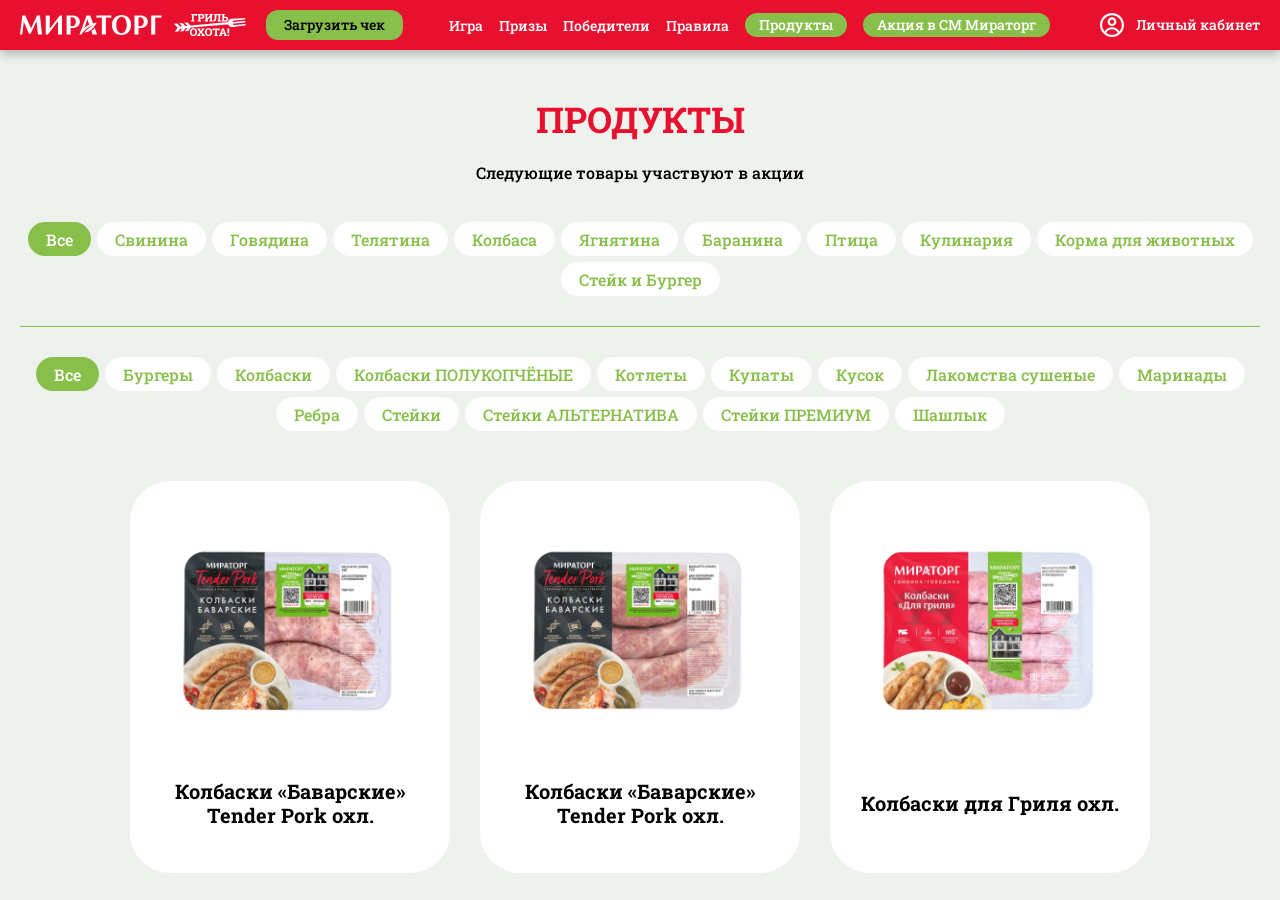
<file: products.html>
<!doctype html>
<html lang="ru">
  <head>
    <meta charset="UTF-8" />
    <meta name="viewport" content="width=device-width, initial-scale=1.0" />
    <meta http-equiv="X-UA-Compatible" content="IE=edge" />
    <meta name="theme-color" content="#e7102e" />
    <meta name="description" content="Мираторг - Продукты" />
    <link rel="icon" type="image/x-icon" href="./assets/img/favicon.ico" />
    <link rel="stylesheet" type="text/css" href="./assets/css/choices.min.css" />
    <link rel="stylesheet" type="text/css" href="./assets/css/swiper-bundle.min.css" />
    <link rel="stylesheet" type="text/css" href="./assets/css/dropzone.min.css" />
    <link rel="stylesheet" type="text/css" href="./assets/css/styles.min.css?v=1.3" />
    <title>Мираторг | Продукты</title>
  </head>
  <body>
    <div class="body grey-bg">
      <!--PRELOADER-->
      <div class="preloader" data-preloader>
        <span>
          <img src="./assets/img/svg/logo.svg" alt="Мираторг" />
        </span>
      </div>

      <!--STYCKY BUTTON-->
      <button class="stycky-button" data-stycky-button data-popup-open="how-to-get-arrows">
        <span>Больше<br />стрел —<br />больше<br />призов!</span>
      </button>

      <!--HEADER-->
      <header class="header">
        <div class="header__buttons">
          <a href="./" aria-label="">
            <img src="./assets/img/svg/miratorg.svg" alt="" class="logo-miratorg" />
          </a>
          <a href="./" aria-label="">
            <img src="./assets/img/svg/grill-logo.svg" alt="" class="logo-grill" />
          </a>
        </div>

        <nav class="navigation">
          <ul class="menu">
            <li>
              <button class="button medium green-white" data-popup-open="cheque"><span>Загрузить чек</span></button>
            </li>
            <li>
              <a href="./game.html" class="menu__link"><span>Игра</span></a>
            </li>
            <li>
              <a href="./#prizes" class="menu__link"><span>Призы</span></a>
            </li>
            <li>
              <a href="./#winners" class="menu__link"><span>Победители</span></a>
            </li>
            <li>
              <a href="./#rules" class="menu__link"><span>Правила</span></a>
            </li>
            <li>
              <a href="./products.html" class="button small green"><span>Продукты</span></a>
            </li>
            <li class="last">
              <a href="./miratorg.html" class="button small green"><span>Акция в СМ Мираторг</span></a>
            </li>
            <li class="extra">
              <button class="button small green" data-popup-open="how-to-get-arrows"><span>Как заработать стрелы?</span></button>
            </li>
            <li class="extra">
              <a href="https://t.me/grill_ohota_bot" class="button small green" target="_blank"><span>Чат-бот Telegram</span></a>
            </li>
          </ul>
        </nav>

        <button class="burger">
          <span>Меню бургер</span>
        </button>

        <div class="header__auth">
          <!-- <button class="header__buttons" data-popup-open="auth">
            <img src="./assets/img/svg/login.svg" alt="" />
            <span>Вход</span>
          </button> -->
          <a href="./profile.html" class="header__buttons">
            <img src="./assets/img/svg/profile.svg" alt="" />
            <span>Личный кабинет</span>
          </a>
        </div>
      </header>

      <main class="main">
        <!--SECTION HERO-->
        <section class="section section--products">
          <div class="container">
            <div class="products">
              <h1 class="title title--40 red upper">Продукты</h1>
              <p class="subtitle">Следующие товары участвуют в акции</p>

              <menu class="products__filters" data-product-categorys></menu>

              <hr />

              <menu class="products__filters" data-product-segments></menu>

              <ul class="products-list" data-products-list id="products"></ul>

              <!--pagination-->
              <ul class="pagination"></ul>
            </div>
          </div>
        </section>
      </main>

      <!--FOOTER-->
      <footer class="footer footer--page">
        <div class="container">
          <div class="footer__copy">
            <p class="copy">Сроки проведения акции, включая сроки <br />выдачи призов с&nbsp;01&nbsp;июня по&nbsp;31&nbsp;августа&nbsp;2026г.</p>
          </div>

          <div class="footer-logo no-margin">
            <img src="./assets/img/svg/logo.svg" alt="Мираторг" />
          </div>

          <menu class="footer-menu">
            <li><a href="#">Правила акции</a></li>
            <li><a href="#">Политика конфиденциальности</a></li>
            <li>
              <a href="#">Политика в&nbsp;отношении обработки <br />персональных данных</a>
            </li>
          </menu>
        </div>
      </footer>
    </div>

    <!--POPUPS-->
    <div class="backdrop" data-backdrop>
      <div class="popup" data-popup>
        <!--AUTH POPUP-->
        <div class="popup-content" id="auth">
          <button class="popup-close" data-popup-close></button>
          <div class="tabs" data-tabs="auth">
            <ul class="tabs-navigation">
              <li><button data-tab-target="auth-login" class="active">Вход</button></li>
              <li><button data-tab-target="auth-register">Регистрация</button></li>
            </ul>

            <!--Login forms-->
            <div class="tab active" data-tab="auth-login">
              <div class="tabs" data-tabs="login-tabs">
                <!--Login form-->
                <div class="tab active" data-tab="1">
                  <script>
                    function onLoginFormSubmit(e) {
                      e.preventDefault();
                      openTab('login-tabs', '2');
                    }
                  </script>
                  <form action="#" class="form" novalidate onsubmit="onLoginFormSubmit(event)">
                    <label class="label">
                      <span class="label__text">Телефон</span>
                      <input type="tel" name="phone" class="input" placeholder="Телефон" required />
                    </label>
                    <fieldset>
                      <label class="label">
                        <input type="checkbox" name="remember" class="checkbox" />
                        <p class="label__text">Запомнить меня</p>
                      </label>
                    </fieldset>
                    <button type="submit" class="button white full"><span>Войти</span></button>
                  </form>
                </div>

                <!--Login form (confirm code)-->
                <div class="tab" data-tab="2">
                  <script>
                    function onLoginConfirmCodeSubmit(e) {
                      e.preventDefault();
                      window.location.href = './profile.html';
                    }
                  </script>
                  <form action="#" class="form" novalidate onsubmit="onLoginConfirmCodeSubmit(event)">
                    <label class="label">
                      <span class="label__text">Код подтверждения</span>
                      <input type="text" name="confirm-code" class="input" placeholder="Код подтверждения" required />
                    </label>
                    <button type="submit" class="button white full"><span>Войти</span></button>
                    <p class="popup-text">Тебе поступит звонок с кодом подтверждения.</p>
                    <p class="popup-text">
                      Если не хочешь ждать или звонок не поступил,&nbsp;позвони по номеру и регистрация подтвердится автоматически
                    </p>
                    <p class="popup-text big">8 800 800 80 80</p>
                    <p class="popup-link ta--l" onclick="openTab('login-tabs', '1')">Назад</p>
                  </form>
                </div>
              </div>
            </div>

            <!--Registration forms-->
            <div class="tab" data-tab="auth-register">
              <div class="tabs" data-tabs="register-tabs">
                <!--Registration form-->
                <div class="tab active" data-tab="1">
                  <script>
                    function onRegisterFormSubmit(e) {
                      e.preventDefault();
                      openTab('register-tabs', '2');
                    }
                  </script>
                  <form action="#" class="form" novalidate onsubmit="onRegisterFormSubmit(event)">
                    <label class="label">
                      <span class="label__text">Имя</span>
                      <input type="text" name="name" class="input" required />
                    </label>
                    <label class="label">
                      <span class="label__text">E-mail</span>
                      <input type="email" name="email" class="input" required />
                    </label>
                    <label class="label">
                      <span class="label__text">Телефон</span>
                      <input type="tel" name="phone" class="input" required placeholder="+7 ___ ___-__-__" autocomplete="off" />
                    </label>

                    <p class="popup-text ta--l">
                      На твой номер телефона поступит звонок с&nbsp;голосовым сообщением кода для подтверждения регистрации.
                    </p>

                    <fieldset>
                      <label class="label">
                        <input type="checkbox" name="confirmation" class="checkbox" required />
                        <p class="label__text">
                          <span>Я соглашаюсь с <a href="#">Правилами</a> и&nbsp;<a href="#">Политикой&nbsp;конфиденциальности</a></span>
                        </p>
                      </label>
                      <label class="label">
                        <input class="checkbox" required type="checkbox" name="confirmation2" />
                        <p class="label__text">
                          <span>Я соглашаюсь с <a href="#">Политикой обработки персональных данных</a></span>
                        </p>
                      </label>
                    </fieldset>

                    <button type="submit" class="button white full"><span>Зарегистрироваться</span></button>
                  </form>
                </div>

                <!--Registration form (confirm code)-->
                <div class="tab" data-tab="2">
                  <script>
                    function onRegisterConfirmCodeSubmit(e) {
                      e.preventDefault();
                      window.popup.open('add-register-info');
                    }
                  </script>
                  <form action="#" class="form" novalidate onsubmit="onRegisterConfirmCodeSubmit(event)">
                    <label class="label">
                      <span class="label__text">Код подтверждения</span>
                      <input type="text" name="confirm-code" class="input" placeholder="Код подтверждения" required />
                    </label>
                    <button type="submit" class="button white full"><span>Зарегистрироваться</span></button>
                    <p class="popup-text">Тебе поступит звонок с кодом подтверждения.</p>
                    <p class="popup-text">
                      Если не хочешь ждать или звонок не поступил,&nbsp;позвони по номеру и регистрация подтвердится автоматически
                    </p>
                    <p class="popup-text big">8 800 800 80 80</p>
                    <p class="popup-link ta--l" onclick="openTab('register-tabs', '1')">Назад</p>
                  </form>
                </div>
              </div>
            </div>
          </div>
        </div>

        <!--ADD REGISTER INFO POPUP-->
        <div class="popup-content" id="add-register-info">
          <button class="popup-close" data-popup-close></button>
          <h2 class="popup-title">Мои данные</h2>
          <p class="popup-subtitle">Заполни 2 поля и получи <br /><span>XX</span> стрел</p>
          <script>
            function onAddInfoFormSubmit(e) {
              e.preventDefault();
              window.location.href = './profile.html';
            }
          </script>
          <form action="#" class="form" novalidate onsubmit="onAddInfoFormSubmit(event)">
            <label class="label">
              <span class="label__text">Фамилия</span>
              <input type="text" name="lastname" class="input" placeholder="Твоя фамилия" required />
            </label>
            <label class="label">
              <span class="label__text">Отчество</span>
              <input type="text" name="middlename" class="input" placeholder="Твоё отчество" required />
            </label>
            <button type="submit" class="button white full"><span>Сохранить</span></button>
          </form>
        </div>

        <!--ARROWS EXCHANGE POPUP-->
        <div class="popup-content" id="arrows-exchange">
          <button class="popup-close" data-popup-close></button>
          <img src="./assets/img/svg/add-arrows-popup.svg" alt="" class="arrows-exchange__image" />
          <h2 class="popup-title big">Обмен стрел <br />на приз</h2>
          <p class="popup-subtitle big">Хочешь обменять <span>ХХХ</span> <br />стрел на Промокод OZON?</p>

          <script>
            function onArrowsExchangeSubmit(e) {
              e.preventDefault();
              window.popup.open('arrows-exchange-success');
            }
          </script>

          <form action="#" class="form" onsubmit="onArrowsExchangeSubmit(event)">
            <input type="hidden" name="some-count" value="ХХХ" />
            <button type="submit" class="button white full"><span>Обменять</span></button>
            <p class="popup-link under" data-popup-close>Отмена</p>
          </form>
        </div>

        <!--ARROWS EXCHANGE ERROR POPUP-->
        <div class="popup-content" id="arrows-exchange-error">
          <button class="popup-close" data-popup-close></button>
          <img src="./assets/img/svg/add-arrows-popup.svg" alt="" class="arrows-exchange__image" />
          <h2 class="popup-title big">Обмен стрел <br />на приз</h2>
          <p class="popup-text medium">
            Тебе не&nbsp;хватает <span>YYY</span> стрел, чтобы&nbsp;обменять их на&nbsp;Промокод OZON. Получай стрелы, регистрируя чеки
            с&nbsp;продукцией Мираторг. <br />Также можно получить стрелы, отгадывая слова в&nbsp;игре.
          </p>
          <div class="buttons">
            <button type="button" class="button white full" data-popup-open="cheque"><span>Зарегистрировать чек</span></button>
            <a href="./game.html" class="button white full"><span>Играть в «Охота за словами»</span></a>
          </div>
        </div>

        <!--ARROWS EXCHANGE SUCCESS POPUP-->
        <div class="popup-content" id="arrows-exchange-success">
          <button class="popup-close" data-popup-close></button>
          <img src="./assets/img/svg/add-arrows-popup.svg" alt="" class="arrows-exchange__image" />
          <h2 class="popup-title big">Обмен стрел <br />на приз</h2>
          <p class="popup-subtitle big">Ура! Ты обменял <span>ХХХ</span> <br />стрел на&nbsp;Промокод OZON!</p>
          <div class="buttons">
            <a href="./profile.html#my-prize" class="button white full" data-popup-close><span>Мои призы</span></a>
          </div>
        </div>

        <!--CHEQUE POPUP-->
        <div class="popup-content" id="cheque">
          <button class="popup-close" data-popup-close></button>
          <h2 class="popup-title big">Регистрация чека</h2>
          <div class="buttons">
            <button type="button" class="button white full" data-popup-open="cheque-by-camera"><span>С помощью камеры</span></button>
            <button type="button" class="button white full" data-popup-open="cheque-instruction"><span>Загрузить фотографию</span></button>
            <button type="button" class="button white full" data-popup-open="cheque-by-self"><span>Ввести вручную</span></button>
          </div>
        </div>

        <!--CHEQUE BY CAMERA POPUP-->
        <div class="popup-content" id="cheque-by-camera">
          <button class="popup-close" data-popup-close></button>
          <h2 class="popup-title big">Регистрация чека</h2>
          <p class="popup-subtitle">
            Наведи камеру на&nbsp;QR-код, <br />
            и&nbsp;он будет автоматически <br />
            отсканирован
          </p>

          <div class="scanner">
            <span class="scanner__error">Текст ошибки, если камера не&nbsp;поддерживается или не&nbsp;доступна на&nbsp;этом устройстве</span>
          </div>

          <select data-select name="cameras">
            <option value="Camera 013552">Camera 013552</option>
            <option value="Camera 013553">Camera 013553</option>
          </select>

          <div class="buttons">
            <button type="button" class="button white full" data-popup-open="cheque-by-self"><span>Ввести данные чека вручную</span></button>
            <a class="popup-link under" data-popup-open="cheque-by-photo">Загрузить фотографию чека</a>
          </div>
        </div>

        <!--CHEQUE DOWNLOAD INSRTUCTION POPUP-->
        <div class="popup-content" id="cheque-instruction">
          <button class="popup-close" data-popup-close></button>
          <h2 class="popup-title big">Регистрация чека</h2>
          <ul class="register-check-list">
            <li>
              <img src="./assets/img/cheque-info1.webp" alt="President" />
              <span>Нажмите «Загрузить»</span>
            </li>
            <li>
              <img src="./assets/img/cheque-info2.webp" alt="President" />
              <span>Выберите фото чека</span>
            </li>
            <li>
              <img src="./assets/img/cheque-info3.webp" alt="President" />
              <span>Фото чека должно быть:</span>
              <ul>
                <li><span>чётким</span></li>
                <li><span>с полным списком продуктов</span></li>
                <li><span>на фото должен быть QR код</span></li>
              </ul>
            </li>
            <li>
              <img src="./assets/img/cheque-info4.webp" alt="President" />
              <span>Если фото окажется плохого качества, чек принят не будет</span>
            </li>
          </ul>

          <div class="example">
            <img src="./assets/img/cheque.webp" alt="President" />
            <span>Пример чека</span>
          </div>

          <div class="buttons">
            <button type="button" class="button white full" data-popup-open="cheque-by-photo">
              <span>Загрузить</span>
            </button>
          </div>
        </div>

        <!--CHEQUE DOWNLOAD BY PHOTO POPUP-->
        <div class="popup-content" id="cheque-by-photo">
          <button class="popup-close" data-popup-close></button>
          <h2 class="popup-title big">Регистрация чека</h2>
          <form action="#" class="dropzone" data-dropzone></form>
          <script>
            function onChequeLoadFormSubmit(e) {
              e.preventDefault();
              window.popup.open('cheque-success');
            }
          </script>
          <button type="button" class="button white full" onClick="onChequeLoadFormSubmit(event)">
            <span>Загрузить</span>
          </button>
          <br />
          <div class="buttons">
            <p class="popup-subtitle">Нет возможности сфотографировать&nbsp;чек?</p>
            <a class="popup-link under" data-popup-open="cheque-by-self">Введи данные чека вручную</a>
          </div>
        </div>

        <!--CHEQUE DOWNLOAD BY SELF POPUP-->
        <div class="popup-content" id="cheque-by-self">
          <button class="popup-close" data-popup-close></button>
          <h2 class="popup-title">Ввод данных чека</h2>
          <h2 class="popup-subtitle">Внимательно введи <br />данные чека в&nbsp;поля ниже</h2>
          <script>
            function onChequeFormSubmit(e) {
              e.preventDefault();
              window.popup.open('cheque-success');
            }
          </script>
          <form action="#" class="form" novalidate onsubmit="onChequeFormSubmit(event)">
            <label class="label">
              <span class="label__text">ФН</span>
              <input type="text" name="fn" class="input" placeholder="ФН" required />
            </label>
            <label class="label">
              <span class="label__text">ФД</span>
              <input type="text" name="fd" class="input" placeholder="ФД" required />
            </label>
            <label class="label">
              <span class="label__text">ФП</span>
              <input type="text" name="fp" class="input" placeholder="ФП" required />
            </label>
            <label class="label">
              <span class="label__text">Дата покупки</span>
              <input type="date" name="buy-date" class="input" required />
            </label>
            <label class="label">
              <span class="label__text">Время покупки</span>
              <input type="time" name="buy-time" class="input" required />
            </label>
            <label class="label">
              <span class="label__text">Сумма покупки</span>
              <input type="text" name="amount" inputmode="decimal" class="input" placeholder="0.00" required />
            </label>
            <br />
            <button type="submit" class="button white full"><span>Отправить</span></button>
            <p class="popup-link under" data-popup-open="cheque-by-photo">Попробовать снова загрузить фото</p>
          </form>
        </div>

        <!--CHEQUE DOWNLOAD SUCCESS POPUP-->
        <div class="popup-content" id="cheque-success">
          <button class="popup-close" data-popup-close></button>
          <h2 class="popup-title big">Чек зарегистрирован</h2>
          <p class="popup-subtitle big">Чек на&nbsp;проверке. <br />Следи за&nbsp;его статусом в&nbsp;своём личном кабинете.</p>
          <br />
          <button type="button" class="button white full" data-popup-open="cheque"><span>Загрузить еще</span></button>
        </div>

        <!--CHEQUE DOWNLOAD SUCCESS POPUP-->
        <div class="popup-content" id="how-to-get-arrows">
          <button class="popup-close" data-popup-close></button>
          <h2 class="title title--40 upper circles">Как зарабатывать стрелы?</h2>
          <ul class="how-to-get-arrows">
            <li>
              <span>+ 100 стрел</span>
              <p>Приветственные <br />стрелы за&nbsp;регистрацию на&nbsp;сайте</p>
            </li>
            <li>
              <span>+ 1 стрела</span>
              <p>За&nbsp;каждый рубль <br />в&nbsp;чеке при&nbsp;покупке <br />продукции <br />Мираторг</p>
            </li>
            <li>
              <span>+ 1 стрела</span>
              <p>За игру<br />на сайте</p>
            </li>
            <li>
              <span>+ 10 стрел</span>
              <p>За&nbsp;отсканированный <br />QR на&nbsp;POSm <br />и&nbsp;остальных <br />анонсирующих <br />материалах</p>
            </li>
          </ul>
        </div>
      </div>
    </div>

    <script src="./assets/js/plugins/iMask.js"></script>
    <script src="./assets/js/plugins/choices.min.js"></script>
    <script src="./assets/js/plugins/swiper-bundle.min.js"></script>
    <script src="./assets/js/plugins/dropzone.min.js"></script>
    <script src="./assets/js/scripts.js" type="module" defer></script>
  </body>
</html>
</file>
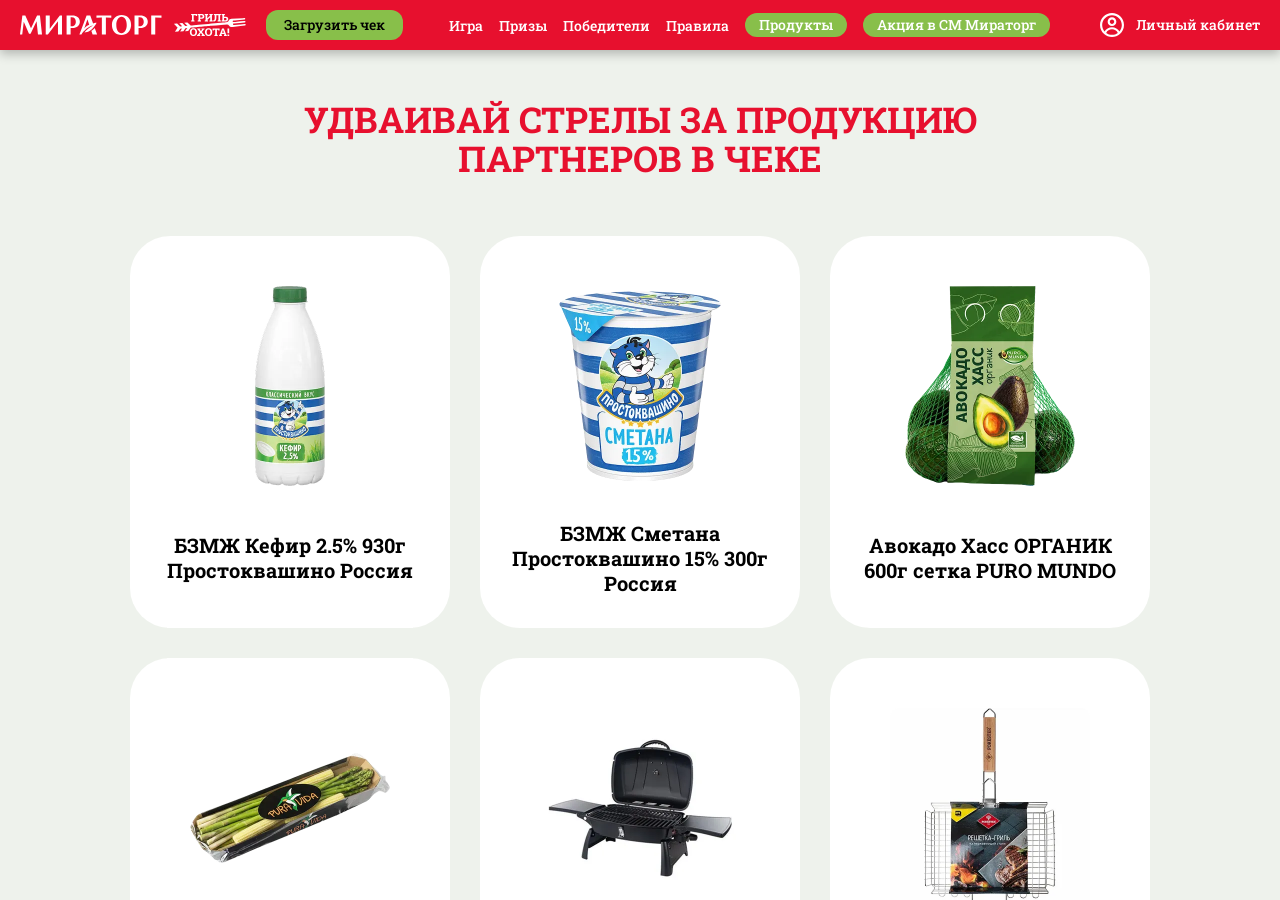
<file: products_promo.html>
<!doctype html>
<html lang="ru">
  <head>
    <meta charset="UTF-8" />
    <meta name="viewport" content="width=device-width, initial-scale=1.0" />
    <meta http-equiv="X-UA-Compatible" content="IE=edge" />
    <meta name="theme-color" content="#e7102e" />
    <meta name="description" content="Мираторг - Продукты" />
    <link rel="icon" type="image/x-icon" href="./assets/img/favicon.ico" />
    <link rel="stylesheet" type="text/css" href="./assets/css/choices.min.css" />
    <link rel="stylesheet" type="text/css" href="./assets/css/swiper-bundle.min.css" />
    <link rel="stylesheet" type="text/css" href="./assets/css/dropzone.min.css" />
    <link rel="stylesheet" type="text/css" href="./assets/css/styles.min.css?v=1.3" />
    <title>Мираторг | Продукты</title>
  </head>
  <body>
    <div class="body grey-bg">
      <!--PRELOADER-->
      <div class="preloader" data-preloader>
        <span>
          <img src="./assets/img/svg/logo.svg" alt="Мираторг" />
        </span>
      </div>

      <!--STYCKY BUTTON-->
      <button class="stycky-button" data-stycky-button data-popup-open="how-to-get-arrows">
        <span>Больше<br />стрел —<br />больше<br />призов!</span>
      </button>

      <!--HEADER-->
      <header class="header">
        <div class="header__buttons">
          <a href="./" aria-label="">
            <img src="./assets/img/svg/miratorg.svg" alt="" class="logo-miratorg" />
          </a>
          <a href="./" aria-label="">
            <img src="./assets/img/svg/grill-logo.svg" alt="" class="logo-grill" />
          </a>
        </div>

        <nav class="navigation">
          <ul class="menu">
            <li>
              <button class="button medium green-white" data-popup-open="cheque"><span>Загрузить чек</span></button>
            </li>
            <li>
              <a href="./game.html" class="menu__link"><span>Игра</span></a>
            </li>
            <li>
              <a href="./#prizes" class="menu__link"><span>Призы</span></a>
            </li>
            <li>
              <a href="./#winners" class="menu__link"><span>Победители</span></a>
            </li>
            <li>
              <a href="./#rules" class="menu__link"><span>Правила</span></a>
            </li>
            <li>
              <a href="./products.html" class="button small green"><span>Продукты</span></a>
            </li>
            <li class="last">
              <a href="./miratorg.html" class="button small green"><span>Акция в СМ Мираторг</span></a>
            </li>
            <li class="extra">
              <button class="button small green" data-popup-open="how-to-get-arrows"><span>Как заработать стрелы?</span></button>
            </li>
            <li class="extra">
              <a href="https://t.me/grill_ohota_bot" class="button small green" target="_blank"><span>Чат-бот Telegram</span></a>
            </li>
          </ul>
        </nav>

        <button class="burger">
          <span>Меню бургер</span>
        </button>

        <div class="header__auth">
          <!-- <button class="header__buttons" data-popup-open="auth">
            <img src="./assets/img/svg/login.svg" alt="" />
            <span>Вход</span>
          </button> -->
          <a href="./profile.html" class="header__buttons">
            <img src="./assets/img/svg/profile.svg" alt="" />
            <span>Личный кабинет</span>
          </a>
        </div>
      </header>

      <main class="main">
        <!--SECTION HERO-->
        <section class="section section--products">
          <div class="container">
            <div class="products">
              <h1 class="title title--40 red upper">Удваивай стрелы за&nbsp;продукцию<br />партнеров в&nbsp;чеке</h1>
              <br />
              <br />
              <ul class="products-list" data-products-list data-products-source="promo" id="products"></ul>
            </div>
          </div>
        </section>
      </main>

      <!--FOOTER-->
      <footer class="footer footer--page">
        <div class="container">
          <div class="footer__copy">
            <p class="copy">Сроки проведения акции, включая сроки <br />выдачи призов с&nbsp;01&nbsp;июня по&nbsp;31&nbsp;августа&nbsp;2026г.</p>
          </div>

          <div class="footer-logo no-margin">
            <img src="./assets/img/svg/logo.svg" alt="Мираторг" />
          </div>

          <menu class="footer-menu">
            <li><a href="#">Правила акции</a></li>
            <li><a href="#">Политика конфиденциальности</a></li>
            <li>
              <a href="#">Политика в&nbsp;отношении обработки <br />персональных данных</a>
            </li>
          </menu>
        </div>
      </footer>
    </div>

    <!--POPUPS-->
    <div class="backdrop" data-backdrop>
      <div class="popup" data-popup>
        <!--AUTH POPUP-->
        <div class="popup-content" id="auth">
          <button class="popup-close" data-popup-close></button>
          <div class="tabs" data-tabs="auth">
            <ul class="tabs-navigation">
              <li><button data-tab-target="auth-login" class="active">Вход</button></li>
              <li><button data-tab-target="auth-register">Регистрация</button></li>
            </ul>

            <!--Login forms-->
            <div class="tab active" data-tab="auth-login">
              <div class="tabs" data-tabs="login-tabs">
                <!--Login form-->
                <div class="tab active" data-tab="1">
                  <script>
                    function onLoginFormSubmit(e) {
                      e.preventDefault();
                      openTab('login-tabs', '2');
                    }
                  </script>
                  <form action="#" class="form" novalidate onsubmit="onLoginFormSubmit(event)">
                    <label class="label">
                      <span class="label__text">Телефон</span>
                      <input type="tel" name="phone" class="input" placeholder="Телефон" required />
                    </label>
                    <fieldset>
                      <label class="label">
                        <input type="checkbox" name="remember" class="checkbox" />
                        <p class="label__text">Запомнить меня</p>
                      </label>
                    </fieldset>
                    <button type="submit" class="button white full"><span>Войти</span></button>
                  </form>
                </div>

                <!--Login form (confirm code)-->
                <div class="tab" data-tab="2">
                  <script>
                    function onLoginConfirmCodeSubmit(e) {
                      e.preventDefault();
                      window.location.href = './profile.html';
                    }
                  </script>
                  <form action="#" class="form" novalidate onsubmit="onLoginConfirmCodeSubmit(event)">
                    <label class="label">
                      <span class="label__text">Код подтверждения</span>
                      <input type="text" name="confirm-code" class="input" placeholder="Код подтверждения" required />
                    </label>
                    <button type="submit" class="button white full"><span>Войти</span></button>
                    <p class="popup-text">Тебе поступит звонок с кодом подтверждения.</p>
                    <p class="popup-text">
                      Если не хочешь ждать или звонок не поступил,&nbsp;позвони по номеру и регистрация подтвердится автоматически
                    </p>
                    <p class="popup-text big">8 800 800 80 80</p>
                    <p class="popup-link ta--l" onclick="openTab('login-tabs', '1')">Назад</p>
                  </form>
                </div>
              </div>
            </div>

            <!--Registration forms-->
            <div class="tab" data-tab="auth-register">
              <div class="tabs" data-tabs="register-tabs">
                <!--Registration form-->
                <div class="tab active" data-tab="1">
                  <script>
                    function onRegisterFormSubmit(e) {
                      e.preventDefault();
                      openTab('register-tabs', '2');
                    }
                  </script>
                  <form action="#" class="form" novalidate onsubmit="onRegisterFormSubmit(event)">
                    <label class="label">
                      <span class="label__text">Имя</span>
                      <input type="text" name="name" class="input" required />
                    </label>
                    <label class="label">
                      <span class="label__text">E-mail</span>
                      <input type="email" name="email" class="input" required />
                    </label>
                    <label class="label">
                      <span class="label__text">Телефон</span>
                      <input type="tel" name="phone" class="input" required placeholder="+7 ___ ___-__-__" autocomplete="off" />
                    </label>

                    <p class="popup-text ta--l">
                      На твой номер телефона поступит звонок с&nbsp;голосовым сообщением кода для подтверждения регистрации.
                    </p>

                    <fieldset>
                      <label class="label">
                        <input type="checkbox" name="confirmation" class="checkbox" required />
                        <p class="label__text">
                          <span>Я соглашаюсь с <a href="#">Правилами</a> и&nbsp;<a href="#">Политикой&nbsp;конфиденциальности</a></span>
                        </p>
                      </label>
                      <label class="label">
                        <input class="checkbox" required type="checkbox" name="confirmation2" />
                        <p class="label__text">
                          <span>Я соглашаюсь с <a href="#">Политикой обработки персональных данных</a></span>
                        </p>
                      </label>
                    </fieldset>

                    <button type="submit" class="button white full"><span>Зарегистрироваться</span></button>
                  </form>
                </div>

                <!--Registration form (confirm code)-->
                <div class="tab" data-tab="2">
                  <script>
                    function onRegisterConfirmCodeSubmit(e) {
                      e.preventDefault();
                      window.popup.open('add-register-info');
                    }
                  </script>
                  <form action="#" class="form" novalidate onsubmit="onRegisterConfirmCodeSubmit(event)">
                    <label class="label">
                      <span class="label__text">Код подтверждения</span>
                      <input type="text" name="confirm-code" class="input" placeholder="Код подтверждения" required />
                    </label>
                    <button type="submit" class="button white full"><span>Зарегистрироваться</span></button>
                    <p class="popup-text">Тебе поступит звонок с кодом подтверждения.</p>
                    <p class="popup-text">
                      Если не хочешь ждать или звонок не поступил,&nbsp;позвони по номеру и регистрация подтвердится автоматически
                    </p>
                    <p class="popup-text big">8 800 800 80 80</p>
                    <p class="popup-link ta--l" onclick="openTab('register-tabs', '1')">Назад</p>
                  </form>
                </div>
              </div>
            </div>
          </div>
        </div>

        <!--ADD REGISTER INFO POPUP-->
        <div class="popup-content" id="add-register-info">
          <button class="popup-close" data-popup-close></button>
          <h2 class="popup-title">Мои данные</h2>
          <p class="popup-subtitle">Заполни 2 поля и получи <br /><span>XX</span> стрел</p>
          <script>
            function onAddInfoFormSubmit(e) {
              e.preventDefault();
              window.location.href = './profile.html';
            }
          </script>
          <form action="#" class="form" novalidate onsubmit="onAddInfoFormSubmit(event)">
            <label class="label">
              <span class="label__text">Фамилия</span>
              <input type="text" name="lastname" class="input" placeholder="Твоя фамилия" required />
            </label>
            <label class="label">
              <span class="label__text">Отчество</span>
              <input type="text" name="middlename" class="input" placeholder="Твоё отчество" required />
            </label>
            <button type="submit" class="button white full"><span>Сохранить</span></button>
          </form>
        </div>

        <!--ARROWS EXCHANGE POPUP-->
        <div class="popup-content" id="arrows-exchange">
          <button class="popup-close" data-popup-close></button>
          <img src="./assets/img/svg/add-arrows-popup.svg" alt="" class="arrows-exchange__image" />
          <h2 class="popup-title big">Обмен стрел <br />на приз</h2>
          <p class="popup-subtitle big">Хочешь обменять <span>ХХХ</span> <br />стрел на Промокод OZON?</p>

          <script>
            function onArrowsExchangeSubmit(e) {
              e.preventDefault();
              window.popup.open('arrows-exchange-success');
            }
          </script>

          <form action="#" class="form" onsubmit="onArrowsExchangeSubmit(event)">
            <input type="hidden" name="some-count" value="ХХХ" />
            <button type="submit" class="button white full"><span>Обменять</span></button>
            <p class="popup-link under" data-popup-close>Отмена</p>
          </form>
        </div>

        <!--ARROWS EXCHANGE ERROR POPUP-->
        <div class="popup-content" id="arrows-exchange-error">
          <button class="popup-close" data-popup-close></button>
          <img src="./assets/img/svg/add-arrows-popup.svg" alt="" class="arrows-exchange__image" />
          <h2 class="popup-title big">Обмен стрел <br />на приз</h2>
          <p class="popup-text medium">
            Тебе не&nbsp;хватает <span>YYY</span> стрел, чтобы&nbsp;обменять их на&nbsp;Промокод OZON. Получай стрелы, регистрируя чеки
            с&nbsp;продукцией Мираторг. <br />Также можно получить стрелы, отгадывая слова в&nbsp;игре.
          </p>
          <div class="buttons">
            <button type="button" class="button white full" data-popup-open="cheque"><span>Зарегистрировать чек</span></button>
            <a href="./game.html" class="button white full"><span>Играть в «Охота за словами»</span></a>
          </div>
        </div>

        <!--ARROWS EXCHANGE SUCCESS POPUP-->
        <div class="popup-content" id="arrows-exchange-success">
          <button class="popup-close" data-popup-close></button>
          <img src="./assets/img/svg/add-arrows-popup.svg" alt="" class="arrows-exchange__image" />
          <h2 class="popup-title big">Обмен стрел <br />на приз</h2>
          <p class="popup-subtitle big">Ура! Ты обменял <span>ХХХ</span> <br />стрел на&nbsp;Промокод OZON!</p>
          <div class="buttons">
            <a href="./profile.html#my-prize" class="button white full" data-popup-close><span>Мои призы</span></a>
          </div>
        </div>

        <!--CHEQUE POPUP-->
        <div class="popup-content" id="cheque">
          <button class="popup-close" data-popup-close></button>
          <h2 class="popup-title big">Регистрация чека</h2>
          <div class="buttons">
            <button type="button" class="button white full" data-popup-open="cheque-by-camera"><span>С помощью камеры</span></button>
            <button type="button" class="button white full" data-popup-open="cheque-instruction"><span>Загрузить фотографию</span></button>
            <button type="button" class="button white full" data-popup-open="cheque-by-self"><span>Ввести вручную</span></button>
          </div>
        </div>

        <!--CHEQUE BY CAMERA POPUP-->
        <div class="popup-content" id="cheque-by-camera">
          <button class="popup-close" data-popup-close></button>
          <h2 class="popup-title big">Регистрация чека</h2>
          <p class="popup-subtitle">
            Наведи камеру на&nbsp;QR-код, <br />
            и&nbsp;он будет автоматически <br />
            отсканирован
          </p>

          <div class="scanner">
            <span class="scanner__error">Текст ошибки, если камера не&nbsp;поддерживается или не&nbsp;доступна на&nbsp;этом устройстве</span>
          </div>

          <select data-select name="cameras">
            <option value="Camera 013552">Camera 013552</option>
            <option value="Camera 013553">Camera 013553</option>
          </select>

          <div class="buttons">
            <button type="button" class="button white full" data-popup-open="cheque-by-self"><span>Ввести данные чека вручную</span></button>
            <a class="popup-link under" data-popup-open="cheque-by-photo">Загрузить фотографию чека</a>
          </div>
        </div>

        <!--CHEQUE DOWNLOAD INSRTUCTION POPUP-->
        <div class="popup-content" id="cheque-instruction">
          <button class="popup-close" data-popup-close></button>
          <h2 class="popup-title big">Регистрация чека</h2>
          <ul class="register-check-list">
            <li>
              <img src="./assets/img/cheque-info1.webp" alt="President" />
              <span>Нажмите «Загрузить»</span>
            </li>
            <li>
              <img src="./assets/img/cheque-info2.webp" alt="President" />
              <span>Выберите фото чека</span>
            </li>
            <li>
              <img src="./assets/img/cheque-info3.webp" alt="President" />
              <span>Фото чека должно быть:</span>
              <ul>
                <li><span>чётким</span></li>
                <li><span>с полным списком продуктов</span></li>
                <li><span>на фото должен быть QR код</span></li>
              </ul>
            </li>
            <li>
              <img src="./assets/img/cheque-info4.webp" alt="President" />
              <span>Если фото окажется плохого качества, чек принят не будет</span>
            </li>
          </ul>

          <div class="example">
            <img src="./assets/img/cheque.webp" alt="President" />
            <span>Пример чека</span>
          </div>

          <div class="buttons">
            <button type="button" class="button white full" data-popup-open="cheque-by-photo">
              <span>Загрузить</span>
            </button>
          </div>
        </div>

        <!--CHEQUE DOWNLOAD BY PHOTO POPUP-->
        <div class="popup-content" id="cheque-by-photo">
          <button class="popup-close" data-popup-close></button>
          <h2 class="popup-title big">Регистрация чека</h2>
          <form action="#" class="dropzone" data-dropzone></form>
          <script>
            function onChequeLoadFormSubmit(e) {
              e.preventDefault();
              window.popup.open('cheque-success');
            }
          </script>
          <button type="button" class="button white full" onClick="onChequeLoadFormSubmit(event)">
            <span>Загрузить</span>
          </button>
          <br />
          <div class="buttons">
            <p class="popup-subtitle">Нет возможности сфотографировать&nbsp;чек?</p>
            <a class="popup-link under" data-popup-open="cheque-by-self">Введи данные чека вручную</a>
          </div>
        </div>

        <!--CHEQUE DOWNLOAD BY SELF POPUP-->
        <div class="popup-content" id="cheque-by-self">
          <button class="popup-close" data-popup-close></button>
          <h2 class="popup-title">Ввод данных чека</h2>
          <h2 class="popup-subtitle">Внимательно введи <br />данные чека в&nbsp;поля ниже</h2>
          <script>
            function onChequeFormSubmit(e) {
              e.preventDefault();
              window.popup.open('cheque-success');
            }
          </script>
          <form action="#" class="form" novalidate onsubmit="onChequeFormSubmit(event)">
            <label class="label">
              <span class="label__text">ФН</span>
              <input type="text" name="fn" class="input" placeholder="ФН" required />
            </label>
            <label class="label">
              <span class="label__text">ФД</span>
              <input type="text" name="fd" class="input" placeholder="ФД" required />
            </label>
            <label class="label">
              <span class="label__text">ФП</span>
              <input type="text" name="fp" class="input" placeholder="ФП" required />
            </label>
            <label class="label">
              <span class="label__text">Дата покупки</span>
              <input type="date" name="buy-date" class="input" required />
            </label>
            <label class="label">
              <span class="label__text">Время покупки</span>
              <input type="time" name="buy-time" class="input" required />
            </label>
            <label class="label">
              <span class="label__text">Сумма покупки</span>
              <input type="text" name="amount" inputmode="decimal" class="input" placeholder="0.00" required />
            </label>
            <br />
            <button type="submit" class="button white full"><span>Отправить</span></button>
            <p class="popup-link under" data-popup-open="cheque-by-photo">Попробовать снова загрузить фото</p>
          </form>
        </div>

        <!--CHEQUE DOWNLOAD SUCCESS POPUP-->
        <div class="popup-content" id="cheque-success">
          <button class="popup-close" data-popup-close></button>
          <h2 class="popup-title big">Чек зарегистрирован</h2>
          <p class="popup-subtitle big">Чек на&nbsp;проверке. <br />Следи за&nbsp;его статусом в&nbsp;своём личном кабинете.</p>
          <br />
          <button type="button" class="button white full" data-popup-open="cheque"><span>Загрузить еще</span></button>
        </div>

        <!--CHEQUE DOWNLOAD SUCCESS POPUP-->
        <div class="popup-content" id="how-to-get-arrows">
          <button class="popup-close" data-popup-close></button>
          <h2 class="title title--40 upper circles">Как зарабатывать стрелы?</h2>
          <ul class="how-to-get-arrows">
            <li>
              <span>+ 100 стрел</span>
              <p>Приветственные <br />стрелы за&nbsp;регистрацию на&nbsp;сайте</p>
            </li>
            <li>
              <span>+ 1 стрела</span>
              <p>За&nbsp;каждый рубль <br />в&nbsp;чеке при&nbsp;покупке <br />продукции <br />Мираторг</p>
            </li>
            <li>
              <span>+ 1 стрела</span>
              <p>За игру<br />на сайте</p>
            </li>
            <li>
              <span>+ 10 стрел</span>
              <p>За&nbsp;отсканированный <br />QR на&nbsp;POSm <br />и&nbsp;остальных <br />анонсирующих <br />материалах</p>
            </li>
          </ul>
        </div>
      </div>
    </div>

    <script src="./assets/js/plugins/iMask.js"></script>
    <script src="./assets/js/plugins/choices.min.js"></script>
    <script src="./assets/js/plugins/swiper-bundle.min.js"></script>
    <script src="./assets/js/plugins/dropzone.min.js"></script>
    <script src="./assets/js/scripts.js" type="module" defer></script>
  </body>
</html>
</file>
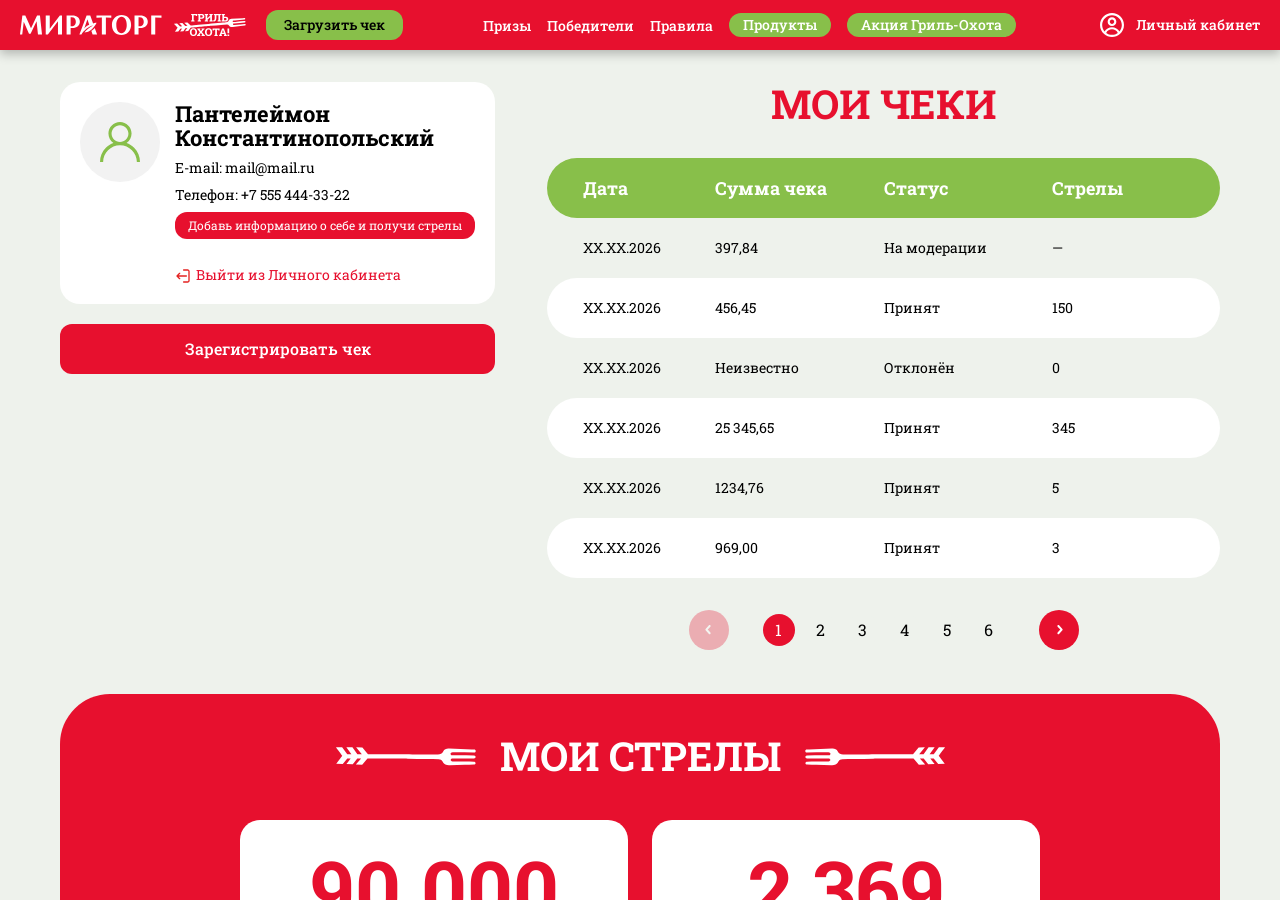
<file: profile-sm.html>
<!doctype html>
<html lang="ru">
  <head>
    <meta charset="UTF-8" />
    <meta name="viewport" content="width=device-width, initial-scale=1.0" />
    <meta http-equiv="X-UA-Compatible" content="IE=edge" />
    <meta name="theme-color" content="#e7102e" />
    <meta name="description" content="Мираторг - Личный кабинет" />
    <link rel="icon" type="image/x-icon" href="./assets/img/favicon.ico" />
    <link rel="stylesheet" type="text/css" href="./assets/css/choices.min.css" />
    <link rel="stylesheet" type="text/css" href="./assets/css/swiper-bundle.min.css" />
    <link rel="stylesheet" type="text/css" href="./assets/css/dropzone.min.css" />
    <link rel="stylesheet" type="text/css" href="./assets/css/styles.min.css?v=1.3" />
    <title>Мираторг | Личный кабинет</title>
  </head>
  <body>
    <div class="body grey-bg">
      <!--PRELOADER-->
      <div class="preloader" data-preloader>
        <span>
          <img src="./assets/img/svg/logo.svg" alt="Мираторг" />
        </span>
      </div>

      <!--STYCKY BUTTON-->
      <button class="stycky-button" data-stycky-button data-popup-open="how-to-get-arrows-sm">
        <span>Больше<br />стрел —<br />больше<br />призов!</span>
      </button>

      <!--HEADER-->
      <header class="header">
        <div class="header__buttons">
          <a href="./" aria-label="">
            <img src="./assets/img/svg/miratorg.svg" alt="" class="logo-miratorg" />
          </a>
          <a href="./" aria-label="">
            <img src="./assets/img/svg/grill-logo.svg" alt="" class="logo-grill" />
          </a>
        </div>

        <nav class="navigation">
          <ul class="menu">
            <li>
              <button class="button medium green-white" data-popup-open="cheque"><span>Загрузить чек</span></button>
            </li>
            <li>
              <a href="#prizes" class="menu__link"><span>Призы</span></a>
            </li>
            <li>
              <a href="#winners" class="menu__link"><span>Победители</span></a>
            </li>
            <li>
              <a href="./#rules" class="menu__link"><span>Правила</span></a>
            </li>
            <li>
              <a href="./products_promo.html" class="button small green"><span>Продукты</span></a>
            </li>
            <li class="last">
              <a href="./" class="button small green"><span>Акция Гриль-Охота</span></a>
            </li>
            <li class="extra">
              <button class="button small green" data-popup-open="how-to-get-arrows-sm"><span>Как заработать стрелы?</span></button>
            </li>
            <li class="extra">
              <a href="https://t.me/grill_ohota_bot" class="button small green" target="_blank"><span>Чат-бот Telegram</span></a>
            </li>
          </ul>
        </nav>

        <button class="burger">
          <span>Меню бургер</span>
        </button>

        <div class="header__auth">
          <!-- <button class="header__buttons" data-popup-open="auth">
            <img src="./assets/img/svg/login.svg" alt="" />
            <span>Вход</span>
          </button> -->
          <a href="./profile-sm.html" class="header__buttons">
            <img src="./assets/img/svg/profile.svg" alt="" />
            <span>Личный кабинет</span>
          </a>
        </div>
      </header>

      <main class="main">
        <!--SECTION PROFILE-->
        <section class="section section--profile">
          <div class="container">
            <div class="profile-info">
              <div class="user-info">
                <div class="avatar">
                  <!-- <img src="https://whatsondisneyplus.b-cdn.net/wp-content/uploads/2025/09/stitch.webp" alt="" /> -->
                </div>
                <div class="info">
                  <h1 class="title ta--l">Пантелеймон Константинопольский</h1>
                  <p>
                    <span>E-mail: </span>
                    <a href="mailto:mail@mail.ru">mail@mail.ru</a>
                  </p>
                  <p>
                    <span>Телефон: </span>
                    <a href="tel:+75554443322">+7 555 444-33-22</a>
                  </p>

                  <button class="button" data-popup-open="add-register-info">
                    <span>Добавь информацию о&nbsp;себе и&nbsp;получи&nbsp;стрелы</span>
                  </button>
                  <button class="logout"><span>Выйти из Личного кабинета</span></button>
                </div>
              </div>

              <button class="button full" data-popup-open="cheque"><span>Зарегистрировать чек</span></button>
            </div>

            <div class="my-cheques mini">
              <h2 class="title upper">Мои чеки</h2>

              <table class="table">
                <thead>
                  <tr>
                    <th><span>Дата</span></th>
                    <th>Сумма <span>чека</span></th>
                    <th>Статус</th>
                    <th>Стрелы</th>
                  </tr>
                </thead>
                <tbody>
                  <tr>
                    <td>ХХ.ХХ.2026</td>
                    <td>397,84</td>
                    <td>На модерации</td>
                    <td>—</td>
                  </tr>
                  <tr>
                    <td>ХХ.ХХ.2026</td>
                    <td>456,45</td>
                    <td>Принят</td>
                    <td>150</td>
                  </tr>
                  <tr>
                    <td>ХХ.ХХ.2026</td>
                    <td>Неизвестно</td>
                    <td>Отклонён</td>
                    <td>0</td>
                  </tr>
                  <tr>
                    <td>ХХ.ХХ.2026</td>
                    <td>25 345,65</td>
                    <td>Принят</td>
                    <td>345</td>
                  </tr>
                  <tr>
                    <td>ХХ.ХХ.2026</td>
                    <td>1234,76</td>
                    <td>Принят</td>
                    <td>5</td>
                  </tr>
                  <tr>
                    <td>ХХ.ХХ.2026</td>
                    <td>969,00</td>
                    <td>Принят</td>
                    <td>3</td>
                  </tr>
                </tbody>
              </table>

              <!--pagination-->
              <ul class="pagination">
                <li>
                  <button href="#" class="pagination-btn prev" disabled>
                    <img src="./assets/img/svg/prev.svg" alt="" />
                  </button>
                </li>
                <li><a href="#" class="pagination-btn active">1</a></li>
                <li><a href="#" class="pagination-btn">2</a></li>
                <li><a href="#" class="pagination-btn">3</a></li>
                <li><a href="#" class="pagination-btn">4</a></li>
                <li><a href="#" class="pagination-btn">5</a></li>
                <li><a href="#" class="pagination-btn">6</a></li>
                <li>
                  <button class="pagination-btn next">
                    <img src="./assets/img/svg/next.svg" alt="" />
                  </button>
                </li>
              </ul>
            </div>

            <div class="my-arrows">
              <h2 class="title title--40 upper">Мои Стрелы</h2>

              <ul>
                <li>
                  <strong>90 000</strong>
                  <p>Стрелы Гриль Охотника из&nbsp;супермаркета</p>
                  <button class="button" data-popup-open="arrows-exchange"><span>Обменять на призы</span></button>
                </li>
                <li>
                  <strong>2 369</strong>
                  <p>Стрелы Гриль Охотника</p>
                  <button class="button" data-popup-open="arrows-exchange"><span>Обменять на призы</span></button>
                </li>
              </ul>
            </div>
          </div>
        </section>

        <!--SECTION ARROWS EXCHANGE-->
        <section class="section section--prizes arrows-exchange" id="prizes">
          <div class="container">
            <div class="prizes">
              <h2 class="title title--60 circles green upper">Обмен стрел</h2>

              <!--PRIZE NAVIGATION-->
              <menu class="prizes-navigation">
                <li><button type="button" data-prizes-nav="0" class="active">Еженедельные призы</button></li>
                <li><button type="button" data-prizes-nav="1">Ежемесячные призы</button></li>
              </menu>

              <div class="prizes-tabs" data-slider="prizes-tabs" data-allow-touch-move="false" data-space-between="60,30,20" data-auto-height="true">
                <div class="swiper">
                  <div class="swiper-wrapper">
                    <!--WEECKLY PRIZES-->
                    <div class="swiper-slide prize-tab">
                      <div
                        class="prize-slider green"
                        data-slider
                        data-slides-per-view="3,2,1"
                        data-slides-per-group="3,2,1"
                        data-space-between="30,30,20"
                      >
                        <h3>Для участия в&nbsp;розыгрыше необходимо обменять стрелы на&nbsp;билеты</h3>
                        <div class="swiper">
                          <div class="swiper-wrapper">
                            <!--PRIZE 1-->
                            <div class="swiper-slide prize-slide">
                              <span class="arrows-sum red">XX XXX</span>
                              <div class="image">
                                <img src="./assets/img/prizes/forester-mangal.webp" alt="" />
                              </div>
                              <p class="prize-name">Forester Мангал ДАЧНЫЙ С&nbsp;КРЫШКОЙ</p>
                              <div class="prize-slide__footer">
                                <button class="button full" data-popup-open="arrows-exchange">
                                  <span>Обменять за XX ХХХ стрел</span>
                                </button>
                              </div>
                            </div>

                            <!--PRIZE 2-->
                            <div class="swiper-slide prize-slide">
                              <span class="arrows-sum red">XX XXX</span>
                              <div class="image">
                                <img src="./assets/img/prizes/forester-kazan.webp" alt="" />
                              </div>
                              <p class="prize-name">Forester Казан чугунный с&nbsp;крышкой-сковородой 9,5&nbsp;л</p>
                              <div class="prize-slide__footer">
                                <div class="arrows-count">
                                  <div class="arrows-count__bar">
                                    <div class="arrows-count__range" style="width: 40%"></div>
                                  </div>
                                  <span>40 стрел</span>
                                  <span>из 100</span>
                                </div>
                              </div>
                            </div>

                            <!--PRIZE 3-->
                            <div class="swiper-slide prize-slide">
                              <span class="arrows-sum red">XX XXX</span>
                              <div class="image">
                                <img src="./assets/img/prizes/forester-vok.webp" alt="" />
                              </div>
                              <p class="prize-name">Forester Вок-сковорода из нержавеющей стали, 33&nbsp;см</p>
                              <div class="prize-slide__footer">
                                <div class="arrows-count">
                                  <div class="arrows-count__bar">
                                    <div class="arrows-count__range" style="width: 100%"></div>
                                  </div>
                                  <span>50 стрел</span>
                                  <span>из 100</span>
                                </div>
                              </div>
                            </div>
                          </div>
                        </div>
                        <button class="arrow white" data-arrow-prev></button>
                        <button class="arrow white" data-arrow-next></button>
                        <div class="swiper-pagination" data-pagination></div>
                      </div>
                    </div>

                    <!--MONTHLY PRIZES-->
                    <div class="swiper-slide prize-tab">
                      <div
                        class="prize-slider red-image monthly"
                        data-slider
                        data-slides-per-view="2,2,1"
                        data-slides-per-group="2,2,1"
                        data-space-between="30,30,20"
                      >
                        <h3>Для участия в&nbsp;розыгрыше необходимо обменять стрелы на&nbsp;билеты</h3>
                        <div class="swiper">
                          <div class="swiper-wrapper">
                            <!--PRIZE 1-->
                            <div class="swiper-slide prize-slide">
                              <div class="image">
                                <img src="./assets/img/prizes/forester-ochag.webp" alt="" />
                              </div>
                              <p class="prize-name">Forester Очаг-мангал-печь под&nbsp;казан</p>
                              <div class="prize-slide__footer">
                                <button class="button green full" data-popup-open="arrows-exchange">
                                  <span>Обменять за XX ХХХ стрел</span>
                                </button>
                              </div>
                            </div>

                            <!--PRIZE 2-->
                            <div class="swiper-slide prize-slide">
                              <div class="image">
                                <img src="./assets/img/prizes/forester-table.webp" alt="" />
                              </div>
                              <p class="prize-name">Forester Уличный стол со&nbsp;шкафчиком</p>
                              <div class="prize-slide__footer">
                                <div class="arrows-count">
                                  <div class="arrows-count__bar">
                                    <div class="arrows-count__range" style="width: 0%"></div>
                                  </div>
                                  <span>50 стрел</span>
                                  <span>из 100</span>
                                </div>
                              </div>
                            </div>
                          </div>
                        </div>
                        <button class="arrow" data-arrow-prev></button>
                        <button class="arrow" data-arrow-next></button>
                        <div class="swiper-pagination" data-pagination></div>
                      </div>
                    </div>
                  </div>
                </div>
              </div>
            </div>
          </div>
        </section>

        <!--SECTION MY PRIZE-->
        <section class="section section--accordeon my-prize" id="my-prize">
          <div class="container">
            <div class="accordeon active" data-accordeon>
              <div class="section--accordeon__header" data-accordeon-header>
                <h2 class="title title--60 circles upper">Мои призы</h2>
              </div>
              <div class="section--accordeon__body" data-accordeon-body>
                <div class="my_prize__inner">
                  <!--PRIZES LIST-->
                  <div
                    class="prize-slider green"
                    data-slider
                    data-slides-per-view="3,2,1"
                    data-slides-per-group="3,2,1"
                    data-space-between="30,30,20"
                  >
                    <h3>мои призы: Гриль&nbsp;Охотника в&nbsp;супермаркетах мираторг</h3>
                    <div class="swiper">
                      <div class="swiper-wrapper">
                        <div class="swiper-slide prize-slide">
                          <div class="image">
                            <img src="./assets/img/prizes/p-1.webp" alt="" />
                          </div>
                          <p class="prize-name">Промокод OZON</p>
                        </div>

                        <div class="swiper-slide prize-slide">
                          <div class="image">
                            <img src="./assets/img/prizes/p-2.webp" alt="" />
                          </div>
                          <p class="prize-name">Промокод КАНТ</p>
                        </div>

                        <div class="swiper-slide prize-slide">
                          <div class="image">
                            <img src="./assets/img/prizes/p-3.webp" alt="" />
                          </div>
                          <p class="prize-name">Промокод Золотое Яблоко</p>
                        </div>

                        <div class="swiper-slide prize-slide">
                          <div class="image">
                            <img src="./assets/img/prizes/p-0.webp" alt="" />
                          </div>
                          <p class="prize-name">Название приза длинной в&nbsp;две&nbsp;строки</p>
                        </div>

                        <div class="swiper-slide prize-slide">
                          <div class="image">
                            <img src="./assets/img/prizes/p-0.webp" alt="" />
                          </div>
                          <p class="prize-name">????????</p>
                        </div>

                        <div class="swiper-slide prize-slide">
                          <div class="image">
                            <img src="./assets/img/prizes/p-0.webp" alt="" />
                          </div>
                          <p class="prize-name">????????</p>
                        </div>
                      </div>
                    </div>
                    <button class="arrow red" data-arrow-prev></button>
                    <button class="arrow red" data-arrow-next></button>
                    <div class="swiper-pagination" data-pagination></div>
                  </div>
                </div>

                <div class="my_prize__inner">
                  <!--PRIZES LIST-->
                  <div class="prize-slider" data-slider data-slides-per-view="3,2,1" data-slides-per-group="3,2,1" data-space-between="30,30,20">
                    <h3>Мои призы: мираторг&nbsp;Гриль Охотника</h3>
                    <div class="swiper">
                      <div class="swiper-wrapper">
                        <div class="swiper-slide prize-slide">
                          <div class="image">
                            <img src="./assets/img/prizes/p-1.webp" alt="" />
                          </div>
                          <p class="prize-name">Промокод OZON</p>
                        </div>
                        <div class="swiper-slide prize-slide">
                          <div class="image">
                            <img src="./assets/img/prizes/p-1.webp" alt="" />
                          </div>
                          <p class="prize-name">Промокод OZON</p>
                        </div>
                        <div class="swiper-slide prize-slide">
                          <div class="image">
                            <img src="./assets/img/prizes/p-1.webp" alt="" />
                          </div>
                          <p class="prize-name">Промокод OZON</p>
                        </div>
                        <div class="swiper-slide prize-slide">
                          <div class="image">
                            <img src="./assets/img/prizes/p-1.webp" alt="" />
                          </div>
                          <p class="prize-name">Промокод OZON</p>
                        </div>
                        <div class="swiper-slide prize-slide">
                          <div class="image">
                            <img src="./assets/img/prizes/p-1.webp" alt="" />
                          </div>
                          <p class="prize-name">Промокод OZON</p>
                        </div>
                        <div class="swiper-slide prize-slide">
                          <div class="image">
                            <img src="./assets/img/prizes/p-1.webp" alt="" />
                          </div>
                          <p class="prize-name">Промокод OZON</p>
                        </div>
                        <div class="swiper-slide prize-slide">
                          <div class="image">
                            <img src="./assets/img/prizes/p-1.webp" alt="" />
                          </div>
                          <p class="prize-name">Промокод OZON</p>
                        </div>
                      </div>
                    </div>
                    <button class="arrow" data-arrow-prev></button>
                    <button class="arrow" data-arrow-next></button>
                    <div class="swiper-pagination" data-pagination></div>
                  </div>
                </div>
              </div>
            </div>
          </div>
        </section>
      </main>

      <!--FOOTER-->
      <footer class="footer footer--page">
        <div class="container">
          <div class="footer__copy">
            <p class="copy">Сроки проведения акции, включая сроки <br />выдачи призов с&nbsp;01&nbsp;июня по&nbsp;31&nbsp;августа&nbsp;2026г.</p>
          </div>

          <div class="footer-logo no-margin">
            <img src="./assets/img/svg/logo-sm.svg" alt="Мираторг" />
          </div>

          <menu class="footer-menu">
            <li><a href="#">Правила акции</a></li>
            <li><a href="#">Политика конфиденциальности</a></li>
            <li>
              <a href="#">Политика в&nbsp;отношении обработки <br />персональных данных</a>
            </li>
          </menu>
        </div>
      </footer>
    </div>

    <!--POPUPS-->
    <div class="backdrop" data-backdrop>
      <div class="popup" data-popup>
        <!--AUTH POPUP-->
        <div class="popup-content" id="auth">
          <button class="popup-close" data-popup-close></button>
          <div class="tabs" data-tabs="auth">
            <ul class="tabs-navigation">
              <li><button data-tab-target="auth-login" class="active">Вход</button></li>
              <li><button data-tab-target="auth-register">Регистрация</button></li>
            </ul>

            <!--Login forms-->
            <div class="tab active" data-tab="auth-login">
              <div class="tabs" data-tabs="login-tabs">
                <!--Login form-->
                <div class="tab active" data-tab="1">
                  <script>
                    function onLoginFormSubmit(e) {
                      e.preventDefault();
                      openTab('login-tabs', '2');
                    }
                  </script>
                  <form action="#" class="form" novalidate onsubmit="onLoginFormSubmit(event)">
                    <label class="label">
                      <span class="label__text">Телефон</span>
                      <input type="tel" name="phone" class="input" placeholder="Телефон" required />
                    </label>
                    <fieldset>
                      <label class="label">
                        <input type="checkbox" name="remember" class="checkbox" />
                        <p class="label__text">Запомнить меня</p>
                      </label>
                    </fieldset>
                    <button type="submit" class="button white full"><span>Войти</span></button>
                  </form>
                </div>

                <!--Login form (confirm code)-->
                <div class="tab" data-tab="2">
                  <script>
                    function onLoginConfirmCodeSubmit(e) {
                      e.preventDefault();
                      window.location.href = './profile.html';
                    }
                  </script>
                  <form action="#" class="form" novalidate onsubmit="onLoginConfirmCodeSubmit(event)">
                    <label class="label">
                      <span class="label__text">Код подтверждения</span>
                      <input type="text" name="confirm-code" class="input" placeholder="Код подтверждения" required />
                    </label>
                    <button type="submit" class="button white full"><span>Войти</span></button>
                    <p class="popup-text">Тебе поступит звонок с кодом подтверждения.</p>
                    <p class="popup-text">
                      Если не хочешь ждать или звонок не поступил,&nbsp;позвони по номеру и регистрация подтвердится автоматически
                    </p>
                    <p class="popup-text big">8 800 800 80 80</p>
                    <p class="popup-link ta--l" onclick="openTab('login-tabs', '1')">Назад</p>
                  </form>
                </div>
              </div>
            </div>

            <!--Registration forms-->
            <div class="tab" data-tab="auth-register">
              <div class="tabs" data-tabs="register-tabs">
                <!--Registration form-->
                <div class="tab active" data-tab="1">
                  <script>
                    function onRegisterFormSubmit(e) {
                      e.preventDefault();
                      openTab('register-tabs', '2');
                    }
                  </script>
                  <form action="#" class="form" novalidate onsubmit="onRegisterFormSubmit(event)">
                    <label class="label">
                      <span class="label__text">Имя</span>
                      <input type="text" name="name" class="input" required />
                    </label>
                    <label class="label">
                      <span class="label__text">E-mail</span>
                      <input type="email" name="email" class="input" required />
                    </label>
                    <label class="label">
                      <span class="label__text">Телефон</span>
                      <input type="tel" name="phone" class="input" required placeholder="+7 ___ ___-__-__" autocomplete="off" />
                    </label>

                    <p class="popup-text ta--l">
                      На твой номер телефона поступит звонок с&nbsp;голосовым сообщением кода для подтверждения регистрации.
                    </p>

                    <fieldset>
                      <label class="label">
                        <input type="checkbox" name="confirmation" class="checkbox" required />
                        <p class="label__text">
                          <span>Я соглашаюсь с <a href="#">Правилами</a> и&nbsp;<a href="#">Политикой&nbsp;конфиденциальности</a></span>
                        </p>
                      </label>
                      <label class="label">
                        <input class="checkbox" required type="checkbox" name="confirmation2" />
                        <p class="label__text">
                          <span>Я соглашаюсь с <a href="#">Политикой обработки персональных данных</a></span>
                        </p>
                      </label>
                    </fieldset>

                    <button type="submit" class="button white full"><span>Зарегистрироваться</span></button>
                  </form>
                </div>

                <!--Registration form (confirm code)-->
                <div class="tab" data-tab="2">
                  <script>
                    function onRegisterConfirmCodeSubmit(e) {
                      e.preventDefault();
                      window.popup.open('add-register-info');
                    }
                  </script>
                  <form action="#" class="form" novalidate onsubmit="onRegisterConfirmCodeSubmit(event)">
                    <label class="label">
                      <span class="label__text">Код подтверждения</span>
                      <input type="text" name="confirm-code" class="input" placeholder="Код подтверждения" required />
                    </label>
                    <button type="submit" class="button white full"><span>Зарегистрироваться</span></button>
                    <p class="popup-text">Тебе поступит звонок с кодом подтверждения.</p>
                    <p class="popup-text">
                      Если не хочешь ждать или звонок не поступил,&nbsp;позвони по номеру и регистрация подтвердится автоматически
                    </p>
                    <p class="popup-text big">8 800 800 80 80</p>
                    <p class="popup-link ta--l" onclick="openTab('register-tabs', '1')">Назад</p>
                  </form>
                </div>
              </div>
            </div>
          </div>
        </div>

        <!--ADD REGISTER INFO POPUP-->
        <div class="popup-content" id="add-register-info">
          <button class="popup-close" data-popup-close></button>
          <h2 class="popup-title">Мои данные</h2>
          <p class="popup-subtitle">Заполни 2 поля и получи <br /><span>XX</span> стрел</p>
          <script>
            function onAddInfoFormSubmit(e) {
              e.preventDefault();
              window.location.href = './profile.html';
            }
          </script>
          <form action="#" class="form" novalidate onsubmit="onAddInfoFormSubmit(event)">
            <label class="label">
              <span class="label__text">Фамилия</span>
              <input type="text" name="lastname" class="input" placeholder="Твоя фамилия" required />
            </label>
            <label class="label">
              <span class="label__text">Отчество</span>
              <input type="text" name="middlename" class="input" placeholder="Твоё отчество" required />
            </label>
            <button type="submit" class="button white full"><span>Сохранить</span></button>
          </form>
        </div>

        <!--ARROWS EXCHANGE POPUP-->
        <div class="popup-content" id="arrows-exchange">
          <button class="popup-close" data-popup-close></button>
          <img src="./assets/img/svg/add-arrows-popup.svg" alt="" class="arrows-exchange__image" />
          <h2 class="popup-title big">Обмен стрел <br />на приз</h2>
          <p class="popup-subtitle big">Хочешь обменять <span>ХХХ</span> <br />стрел на Промокод OZON?</p>

          <script>
            function onArrowsExchangeSubmit(e) {
              e.preventDefault();
              window.popup.open('arrows-exchange-success');
            }
          </script>

          <form action="#" class="form" onsubmit="onArrowsExchangeSubmit(event)">
            <input type="hidden" name="some-count" value="ХХХ" />
            <button type="submit" class="button white full"><span>Обменять</span></button>
            <p class="popup-link under" data-popup-close>Отмена</p>
          </form>
        </div>

        <!--ARROWS EXCHANGE ERROR POPUP-->
        <div class="popup-content" id="arrows-exchange-error">
          <button class="popup-close" data-popup-close></button>
          <img src="./assets/img/svg/add-arrows-popup.svg" alt="" class="arrows-exchange__image" />
          <h2 class="popup-title big">Обмен стрел <br />на приз</h2>
          <p class="popup-text medium">
            Тебе не&nbsp;хватает <span>YYY</span> стрел, чтобы&nbsp;обменять их на&nbsp;Промокод OZON. Получай стрелы, регистрируя чеки
            с&nbsp;продукцией Мираторг. <br />Также можно получить стрелы, отгадывая слова в&nbsp;игре.
          </p>
          <div class="buttons">
            <button type="button" class="button white full" data-popup-open="cheque"><span>Зарегистрировать чек</span></button>
            <a href="./game.html" class="button white full"><span>Играть в «Охота за словами»</span></a>
          </div>
        </div>

        <!--ARROWS EXCHANGE SUCCESS POPUP-->
        <div class="popup-content" id="arrows-exchange-success">
          <button class="popup-close" data-popup-close></button>
          <img src="./assets/img/svg/add-arrows-popup.svg" alt="" class="arrows-exchange__image" />
          <h2 class="popup-title big">Обмен стрел <br />на приз</h2>
          <p class="popup-subtitle big">Ура! Ты обменял <span>ХХХ</span> <br />стрел на&nbsp;Промокод OZON!</p>
          <div class="buttons">
            <a href="./profile.html#my-prize" class="button white full" data-popup-close><span>Мои призы</span></a>
          </div>
        </div>

        <!--CHEQUE POPUP-->
        <div class="popup-content" id="cheque">
          <button class="popup-close" data-popup-close></button>
          <h2 class="popup-title big">Регистрация чека</h2>
          <div class="buttons">
            <button type="button" class="button white full" data-popup-open="cheque-by-camera"><span>С помощью камеры</span></button>
            <button type="button" class="button white full" data-popup-open="cheque-instruction"><span>Загрузить фотографию</span></button>
            <button type="button" class="button white full" data-popup-open="cheque-by-self"><span>Ввести вручную</span></button>
          </div>
        </div>

        <!--CHEQUE BY CAMERA POPUP-->
        <div class="popup-content" id="cheque-by-camera">
          <button class="popup-close" data-popup-close></button>
          <h2 class="popup-title big">Регистрация чека</h2>
          <p class="popup-subtitle">
            Наведи камеру на&nbsp;QR-код, <br />
            и&nbsp;он будет автоматически <br />
            отсканирован
          </p>

          <div class="scanner">
            <span class="scanner__error">Текст ошибки, если камера не&nbsp;поддерживается или не&nbsp;доступна на&nbsp;этом устройстве</span>
          </div>

          <select data-select name="cameras">
            <option value="Camera 013552">Camera 013552</option>
            <option value="Camera 013553">Camera 013553</option>
          </select>

          <div class="buttons">
            <button type="button" class="button white full" data-popup-open="cheque-by-self"><span>Ввести данные чека вручную</span></button>
            <a class="popup-link under" data-popup-open="cheque-by-photo">Загрузить фотографию чека</a>
          </div>
        </div>

        <!--CHEQUE DOWNLOAD INSRTUCTION POPUP-->
        <div class="popup-content" id="cheque-instruction">
          <button class="popup-close" data-popup-close></button>
          <h2 class="popup-title big">Регистрация чека</h2>
          <ul class="register-check-list">
            <li>
              <img src="./assets/img/cheque-info1.webp" alt="President" />
              <span>Нажмите «Загрузить»</span>
            </li>
            <li>
              <img src="./assets/img/cheque-info2.webp" alt="President" />
              <span>Выберите фото чека</span>
            </li>
            <li>
              <img src="./assets/img/cheque-info3.webp" alt="President" />
              <span>Фото чека должно быть:</span>
              <ul>
                <li><span>чётким</span></li>
                <li><span>с полным списком продуктов</span></li>
                <li><span>на фото должен быть QR код</span></li>
              </ul>
            </li>
            <li>
              <img src="./assets/img/cheque-info4.webp" alt="President" />
              <span>Если фото окажется плохого качества, чек принят не будет</span>
            </li>
          </ul>

          <div class="example">
            <img src="./assets/img/cheque.webp" alt="President" />
            <span>Пример чека</span>
          </div>

          <div class="buttons">
            <button type="button" class="button white full" data-popup-open="cheque-by-photo">
              <span>Загрузить</span>
            </button>
          </div>
        </div>

        <!--CHEQUE DOWNLOAD BY PHOTO POPUP-->
        <div class="popup-content" id="cheque-by-photo">
          <button class="popup-close" data-popup-close></button>
          <h2 class="popup-title big">Регистрация чека</h2>
          <form action="#" class="dropzone" data-dropzone></form>
          <script>
            function onChequeLoadFormSubmit(e) {
              e.preventDefault();
              window.popup.open('cheque-success');
            }
          </script>
          <button type="button" class="button white full" onClick="onChequeLoadFormSubmit(event)">
            <span>Загрузить</span>
          </button>
          <br />
          <div class="buttons">
            <p class="popup-subtitle">Нет возможности сфотографировать&nbsp;чек?</p>
            <a class="popup-link under" data-popup-open="cheque-by-self">Введи данные чека вручную</a>
          </div>
        </div>

        <!--CHEQUE DOWNLOAD BY SELF POPUP-->
        <div class="popup-content" id="cheque-by-self">
          <button class="popup-close" data-popup-close></button>
          <h2 class="popup-title">Ввод данных чека</h2>
          <h2 class="popup-subtitle">Внимательно введи <br />данные чека в&nbsp;поля ниже</h2>
          <script>
            function onChequeFormSubmit(e) {
              e.preventDefault();
              window.popup.open('cheque-success');
            }
          </script>
          <form action="#" class="form" novalidate onsubmit="onChequeFormSubmit(event)">
            <label class="label">
              <span class="label__text">ФН</span>
              <input type="text" name="fn" class="input" placeholder="ФН" required />
            </label>
            <label class="label">
              <span class="label__text">ФД</span>
              <input type="text" name="fd" class="input" placeholder="ФД" required />
            </label>
            <label class="label">
              <span class="label__text">ФП</span>
              <input type="text" name="fp" class="input" placeholder="ФП" required />
            </label>
            <label class="label">
              <span class="label__text">Дата покупки</span>
              <input type="date" name="buy-date" class="input" required />
            </label>
            <label class="label">
              <span class="label__text">Время покупки</span>
              <input type="time" name="buy-time" class="input" required />
            </label>
            <label class="label">
              <span class="label__text">Сумма покупки</span>
              <input type="text" name="amount" inputmode="decimal" class="input" placeholder="0.00" required />
            </label>
            <br />
            <button type="submit" class="button white full"><span>Отправить</span></button>
            <p class="popup-link under" data-popup-open="cheque-by-photo">Попробовать снова загрузить фото</p>
          </form>
        </div>

        <!--CHEQUE DOWNLOAD SUCCESS POPUP-->
        <div class="popup-content" id="cheque-success">
          <button class="popup-close" data-popup-close></button>
          <h2 class="popup-title big">Чек зарегистрирован</h2>
          <p class="popup-subtitle big">Чек на&nbsp;проверке. <br />Следи за&nbsp;его статусом в&nbsp;своём личном кабинете.</p>
          <br />
          <button type="button" class="button white full" data-popup-open="cheque"><span>Загрузить еще</span></button>
        </div>

        <!--CHEQUE DOWNLOAD SUCCESS POPUP-->
        <div class="popup-content" id="how-to-get-arrows-sm">
          <button class="popup-close" data-popup-close></button>
          <h2 class="title title--40 upper circles">Как зарабатывать стрелы?</h2>
          <ul class="how-to-get-arrows">
            <li>
              <span>+ 100 стрел</span>
              <p>Приветственные <br />стрелы за&nbsp;регистрацию на&nbsp;сайте</p>
            </li>
            <li>
              <span>+ 1 стрела</span>
              <p>
                За каждый рубль <br />в&nbsp;чеке от&nbsp;1500&nbsp;рублей <br />при&nbsp;покупке продукции <br />в&nbsp;супермаркетах <br />Мираторг.
              </p>
            </li>
            <li>
              <span>Стрелы чека x2</span>
              <p>За товары партнёров <br />в&nbsp;чеке</p>
            </li>
          </ul>
        </div>
      </div>
    </div>

    <script src="./assets/js/plugins/iMask.js"></script>
    <script src="./assets/js/plugins/choices.min.js"></script>
    <script src="./assets/js/plugins/swiper-bundle.min.js"></script>
    <script src="./assets/js/plugins/dropzone.min.js"></script>
    <script src="./assets/js/scripts.js" type="module" defer></script>
  </body>
</html>
</file>
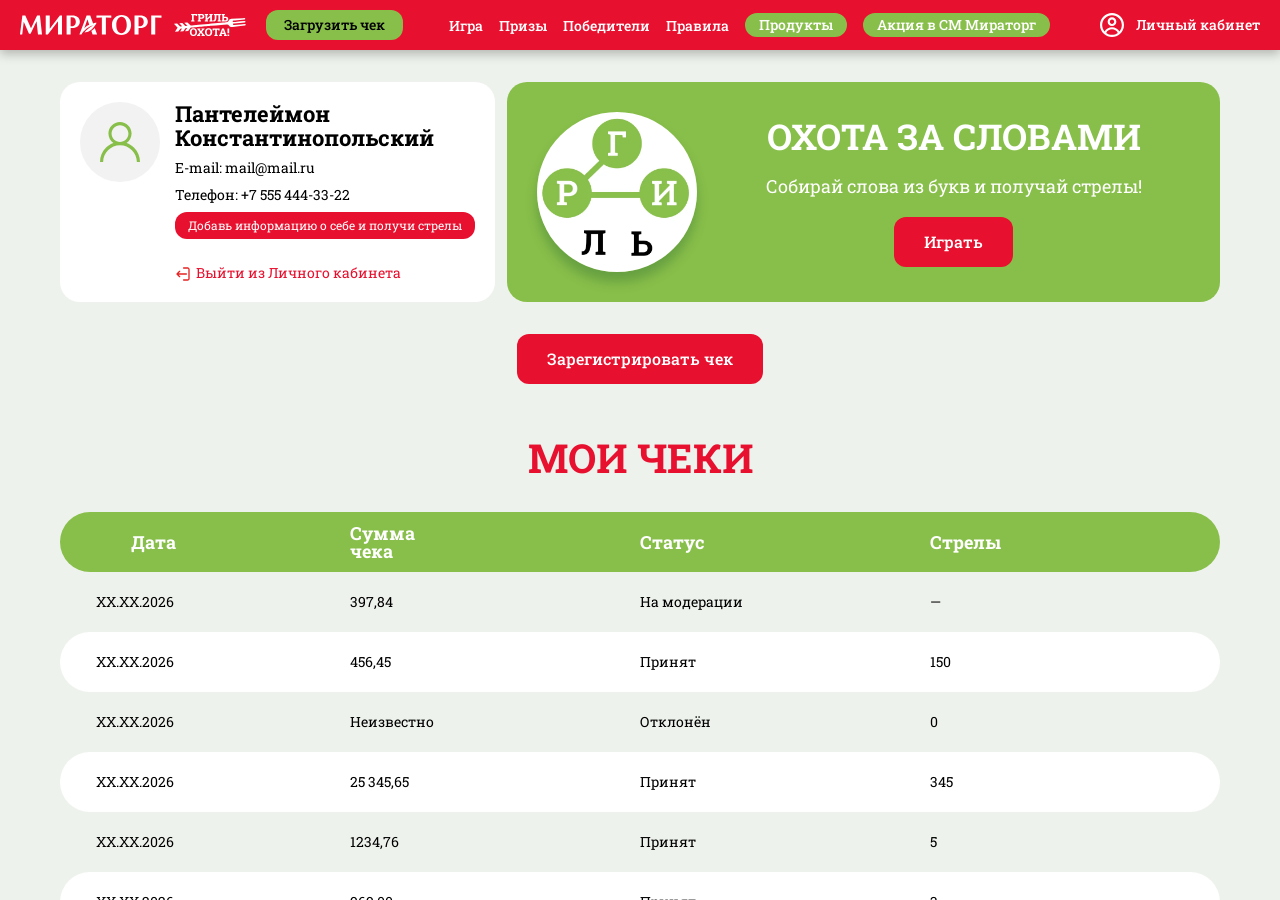
<file: profile.html>
<!doctype html>
<html lang="ru">
  <head>
    <meta charset="UTF-8" />
    <meta name="viewport" content="width=device-width, initial-scale=1.0" />
    <meta http-equiv="X-UA-Compatible" content="IE=edge" />
    <meta name="theme-color" content="#e7102e" />
    <meta name="description" content="Мираторг - Личный кабинет" />
    <link rel="icon" type="image/x-icon" href="./assets/img/favicon.ico" />
    <link rel="stylesheet" type="text/css" href="./assets/css/choices.min.css" />
    <link rel="stylesheet" type="text/css" href="./assets/css/swiper-bundle.min.css" />
    <link rel="stylesheet" type="text/css" href="./assets/css/dropzone.min.css" />
    <link rel="stylesheet" type="text/css" href="./assets/css/styles.min.css?v=1.3" />
    <title>Мираторг | Личный кабинет</title>
  </head>

  <body>
    <div class="body grey-bg">
      <!--PRELOADER-->
      <div class="preloader" data-preloader>
        <span>
          <img src="./assets/img/svg/logo.svg" alt="Мираторг" />
        </span>
      </div>

      <!--STYCKY BUTTON-->
      <button class="stycky-button" data-stycky-button data-popup-open="how-to-get-arrows">
        <span>Больше<br />стрел —<br />больше<br />призов!</span>
      </button>

      <!--HEADER-->
      <header class="header">
        <div class="header__buttons">
          <a href="./" aria-label="">
            <img src="./assets/img/svg/miratorg.svg" alt="" class="logo-miratorg" />
          </a>
          <a href="./" aria-label="">
            <img src="./assets/img/svg/grill-logo.svg" alt="" class="logo-grill" />
          </a>
        </div>

        <nav class="navigation">
          <ul class="menu">
            <li>
              <button class="button medium green-white" data-popup-open="cheque"><span>Загрузить чек</span></button>
            </li>
            <li>
              <a href="./game.html" class="menu__link"><span>Игра</span></a>
            </li>
            <li>
              <a href="./#prizes" class="menu__link"><span>Призы</span></a>
            </li>
            <li>
              <a href="./#winners" class="menu__link"><span>Победители</span></a>
            </li>
            <li>
              <a href="./#rules" class="menu__link"><span>Правила</span></a>
            </li>
            <li>
              <a href="./products.html" class="button small green"><span>Продукты</span></a>
            </li>
            <li class="last">
              <a href="./miratorg.html" class="button small green"><span>Акция в СМ Мираторг</span></a>
            </li>
            <li class="extra">
              <button class="button small green" data-popup-open="how-to-get-arrows"><span>Как заработать стрелы?</span></button>
            </li>
            <li class="extra">
              <a href="https://t.me/grill_ohota_bot" class="button small green" target="_blank"><span>Чат-бот Telegram</span></a>
            </li>
          </ul>
        </nav>

        <button class="burger">
          <span>Меню бургер</span>
        </button>

        <div class="header__auth">
          <!-- <button class="header__buttons" data-popup-open="auth">
            <img src="./assets/img/svg/login.svg" alt="" />
            <span>Вход</span>
          </button> -->
          <a href="./profile.html" class="header__buttons">
            <img src="./assets/img/svg/profile.svg" alt="" />
            <span>Личный кабинет</span>
          </a>
        </div>
      </header>

      <main class="main">
        <!--SECTION PROFILE-->
        <section class="section section--profile">
          <div class="container">
            <div class="user-info">
              <div class="avatar">
                <!-- <img src="https://whatsondisneyplus.b-cdn.net/wp-content/uploads/2025/09/stitch.webp" alt="" /> -->
              </div>
              <div class="info">
                <h1 class="title ta--l">Пантелеймон Константинопольский</h1>
                <p>
                  <span>E-mail: </span>
                  <a href="mailto:mail@mail.ru">mail@mail.ru</a>
                </p>
                <p>
                  <span>Телефон: </span>
                  <a href="tel:+75554443322">+7 555 444-33-22</a>
                </p>

                <button class="button" data-popup-open="add-register-info">
                  <span>Добавь информацию о&nbsp;себе и&nbsp;получи&nbsp;стрелы</span>
                </button>
                <button class="logout"><span>Выйти из Личного кабинета</span></button>
              </div>
            </div>

            <div class="profile-banner">
              <div class="profile-banner__image">
                <img src="./assets/img/game.webp" alt="Мираторг" />
              </div>
              <div class="profile-banner__text">
                <h2 class="title title--40 upper">Охота за&nbsp;словами</h2>
                <p class="subtitle">Собирай слова из&nbsp;букв и&nbsp;получай стрелы!</p>
                <a href="./game.html" class="button"><span>Играть</span></a>
              </div>
            </div>

            <button class="button" data-popup-open="cheque"><span>Зарегистрировать чек</span></button>

            <div class="my-cheques">
              <h2 class="title upper">Мои чеки</h2>

              <table class="table">
                <thead>
                  <tr>
                    <th><span>Дата</span></th>
                    <th>Сумма <span>чека</span></th>
                    <th>Статус</th>
                    <th>Стрелы</th>
                  </tr>
                </thead>
                <tbody>
                  <tr>
                    <td>ХХ.ХХ.2026</td>
                    <td>397,84</td>
                    <td>На модерации</td>
                    <td>—</td>
                  </tr>
                  <tr>
                    <td>ХХ.ХХ.2026</td>
                    <td>456,45</td>
                    <td>Принят</td>
                    <td>150</td>
                  </tr>
                  <tr>
                    <td>ХХ.ХХ.2026</td>
                    <td>Неизвестно</td>
                    <td>Отклонён</td>
                    <td>0</td>
                  </tr>
                  <tr>
                    <td>ХХ.ХХ.2026</td>
                    <td>25 345,65</td>
                    <td>Принят</td>
                    <td>345</td>
                  </tr>
                  <tr>
                    <td>ХХ.ХХ.2026</td>
                    <td>1234,76</td>
                    <td>Принят</td>
                    <td>5</td>
                  </tr>
                  <tr>
                    <td>ХХ.ХХ.2026</td>
                    <td>969,00</td>
                    <td>Принят</td>
                    <td>3</td>
                  </tr>
                </tbody>
              </table>

              <!--pagination-->
              <ul class="pagination">
                <li>
                  <button href="#" class="pagination-btn prev" disabled>
                    <img src="./assets/img/svg/prev.svg" alt="" />
                  </button>
                </li>
                <li><a href="#" class="pagination-btn active">1</a></li>
                <li><a href="#" class="pagination-btn">2</a></li>
                <li><a href="#" class="pagination-btn">3</a></li>
                <li><a href="#" class="pagination-btn">4</a></li>
                <li><a href="#" class="pagination-btn">5</a></li>
                <li><a href="#" class="pagination-btn">6</a></li>
                <li>
                  <button class="pagination-btn next">
                    <img src="./assets/img/svg/next.svg" alt="" />
                  </button>
                </li>
              </ul>
            </div>

            <div class="my-arrows">
              <h2 class="title title--40 upper">Мои Стрелы</h2>

              <ul>
                <li>
                  <strong>90 000</strong>
                  <p>Стрелы Гриль Охотника</p>
                  <button class="button" data-popup-open="arrows-exchange"><span>Обменять на призы</span></button>
                </li>
                <li>
                  <strong>2 369</strong>
                  <p>Стрелы Гриль Охотника <br />из супермаркета</p>
                  <button class="button" data-popup-open="arrows-exchange"><span>Обменять на призы</span></button>
                </li>
              </ul>
            </div>

            <h2 class="title title--32 red">Стрелы за игру будут начислены на&nbsp;баланс после загрузки и&nbsp;валидации чека</h2>
          </div>
        </section>

        <!--SECTION ARROWS EXCHANGE-->
        <section class="section section--prizes arrows-exchange" id="prizes">
          <div class="container">
            <div class="prizes">
              <h2 class="title title--60 circles green upper">Обмен стрел</h2>

              <!--PRIZE NAVIGATION-->
              <menu class="prizes-navigation">
                <li><button type="button" data-prizes-nav="0" class="active">Витрина призов</button></li>
                <li><button type="button" data-prizes-nav="1">Еженедельные призы</button></li>
                <li><button type="button" data-prizes-nav="2">Ежемесячные призы</button></li>
              </menu>

              <div class="prizes-tabs" data-slider="prizes-tabs" data-allow-touch-move="false" data-space-between="60,30,20" data-auto-height="true">
                <div class="swiper">
                  <div class="swiper-wrapper">
                    <!--PRIZES LIST-->
                    <div class="swiper-slide prize-tab">
                      <div class="prize-slider" data-slider data-slides-per-view="3,2,1" data-slides-per-group="3,2,1" data-space-between="30,30,20">
                        <h3>Зарабатывай стрелы и&nbsp;обменивай на&nbsp;призы</h3>
                        <div class="swiper">
                          <div class="swiper-wrapper">
                            <!--PRIZE 1-->
                            <div class="swiper-slide prize-slide">
                              <span class="arrows-sum">XX XXX</span>
                              <div class="image">
                                <img src="./assets/img/prizes/ivi.webp" alt="" />
                              </div>
                              <p class="prize-name">Промокод на&nbsp;подписку ВИНК&nbsp;годовая</p>
                              <div class="prize-slide__footer">
                                <button class="button full" data-popup-open="arrows-exchange">
                                  <span>Обменять за XX ХХХ стрел</span>
                                </button>
                              </div>
                            </div>

                            <!--PRIZE 2-->
                            <div class="swiper-slide prize-slide">
                              <span class="arrows-sum">XX XXX</span>
                              <div class="image">
                                <img src="./assets/img/prizes/traektoria.webp" alt="" />
                              </div>
                              <p class="prize-name">Сертификат на&nbsp;спортснаряжение</p>
                              <div class="prize-slide__footer">
                                <div class="arrows-count">
                                  <div class="arrows-count__bar">
                                    <div class="arrows-count__range" style="width: 0%"></div>
                                  </div>
                                  <span>50 стрел</span>
                                  <span>из 100</span>
                                </div>
                              </div>
                            </div>

                            <!--PRIZE 3-->
                            <div class="swiper-slide prize-slide">
                              <span class="arrows-sum">XX XXX</span>
                              <div class="image">
                                <img src="./assets/img/prizes/grillbaza.webp" alt="" />
                              </div>
                              <p class="prize-name">Лопатка для пиццы Grillbaza</p>
                              <div class="prize-slide__footer">
                                <div class="arrows-count">
                                  <div class="arrows-count__bar">
                                    <div class="arrows-count__range" style="width: 100%"></div>
                                  </div>
                                  <span>50 стрел</span>
                                  <span>из 100</span>
                                </div>
                              </div>
                            </div>

                            <!--PRIZE 4-->
                            <div class="swiper-slide prize-slide">
                              <span class="arrows-sum">XX XXX</span>
                              <div class="image">
                                <img src="./assets/img/prizes/grillbaza2.webp" alt="" />
                              </div>
                              <p class="prize-name">Набор для&nbsp;шашлыка Grillbaza</p>
                              <div class="prize-slide__footer">
                                <button class="button full" data-popup-open="arrows-exchange">
                                  <span>Обменять на шанс в розыгрыше</span>
                                </button>
                              </div>
                            </div>

                            <!--PRIZE 5-->
                            <div class="swiper-slide prize-slide">
                              <span class="arrows-sum">XX XXX</span>
                              <div class="image">
                                <img src="./assets/img/prizes/grillbaza3.webp" alt="" />
                              </div>
                              <p class="prize-name">Щётка для&nbsp;гриля Grillbaza, короткая</p>
                              <div class="prize-slide__footer">
                                <button class="button full" data-popup-open="arrows-exchange">
                                  <span>Обменять на шанс в розыгрыше</span>
                                </button>
                              </div>
                            </div>

                            <!--PRIZE 6-->
                            <div class="swiper-slide prize-slide">
                              <span class="arrows-sum">XX XXX</span>
                              <div class="image">
                                <img src="./assets/img/prizes/grillbaza4.webp" alt="" />
                              </div>
                              <p class="prize-name">Набор кисточек для&nbsp;соусов&nbsp;Grillbaza</p>
                              <div class="prize-slide__footer">
                                <button class="button full" data-popup-open="arrows-exchange">
                                  <span>Обменять за XX ХХХ стрел</span>
                                </button>
                              </div>
                            </div>

                            <!--PRIZE 7-->
                            <div class="swiper-slide prize-slide">
                              <span class="arrows-sum">XX XXX</span>
                              <div class="image">
                                <img src="./assets/img/prizes/belkacar.webp" alt="" />
                              </div>
                              <p class="prize-name">Белкакар 500 рублей</p>
                              <div class="prize-slide__footer">
                                <button class="button full" data-popup-open="arrows-exchange">
                                  <span>Обменять за XX ХХХ стрел</span>
                                </button>
                              </div>
                            </div>

                            <!--PRIZE 8-->
                            <div class="swiper-slide prize-slide">
                              <span class="arrows-sum">XX XXX</span>
                              <div class="image">
                                <img src="./assets/img/prizes/ozon500.webp" alt="" />
                              </div>
                              <p class="prize-name">Промокод ОЗОН 500&nbsp;рублей</p>
                              <div class="prize-slide__footer">
                                <button class="button full" data-popup-open="arrows-exchange">
                                  <span>Обменять за XX ХХХ стрел</span>
                                </button>
                              </div>
                            </div>

                            <!--PRIZE 9-->
                            <div class="swiper-slide prize-slide">
                              <span class="arrows-sum">XX XXX</span>
                              <div class="image">
                                <img src="./assets/img/prizes/zy500.webp" alt="" />
                              </div>
                              <p class="prize-name">Промокод ЗЯ&nbsp;500&nbsp;рублей</p>
                              <div class="prize-slide__footer">
                                <button class="button full" data-popup-open="arrows-exchange">
                                  <span>Обменять за XX ХХХ стрел</span>
                                </button>
                              </div>
                            </div>

                            <!--PRIZE 10-->
                            <div class="swiper-slide prize-slide">
                              <span class="arrows-sum">XX XXX</span>
                              <div class="image">
                                <img src="./assets/img/prizes/giftery.webp" alt="" />
                              </div>
                              <p class="prize-name">Сертификат Гифтери 500&nbsp;рублей</p>
                              <div class="prize-slide__footer">
                                <button class="button full" data-popup-open="arrows-exchange">
                                  <span>Обменять за XX ХХХ стрел</span>
                                </button>
                              </div>
                            </div>
                          </div>
                        </div>
                        <button class="arrow" data-arrow-prev></button>
                        <button class="arrow" data-arrow-next></button>
                        <div class="swiper-pagination" data-pagination></div>
                      </div>
                    </div>

                    <!--WEECKLY PRIZES-->
                    <div class="swiper-slide prize-tab">
                      <div
                        class="prize-slider green"
                        data-slider
                        data-slides-per-view="3,2,1"
                        data-slides-per-group="3,2,1"
                        data-space-between="30,30,20"
                      >
                        <h3>Для участия в&nbsp;розыгрыше необходимо обменять стрелы на&nbsp;билеты</h3>
                        <div class="swiper">
                          <div class="swiper-wrapper">
                            <!--PRIZE 1-->
                            <div class="swiper-slide prize-slide">
                              <span class="arrows-sum red">XX XXX</span>
                              <div class="image">
                                <img src="./assets/img/prizes/traektoria.webp" alt="" />
                              </div>
                              <p class="prize-name">Сертификат на&nbsp;спортснаряжение</p>
                              <div class="prize-slide__footer">
                                <button class="button full" data-popup-open="arrows-exchange">
                                  <span>Обменять за XX ХХХ стрел</span>
                                </button>
                              </div>
                            </div>

                            <!--PRIZE 2-->
                            <div class="swiper-slide prize-slide">
                              <span class="arrows-sum red">XX XXX</span>
                              <div class="image">
                                <img src="./assets/img/prizes/llvltrvt.webp" alt="" />
                              </div>
                              <p class="prize-name">Сертификат Левел&nbsp;Тревел на&nbsp;10&nbsp;000&nbsp;рублей</p>
                              <div class="prize-slide__footer">
                                <div class="arrows-count">
                                  <div class="arrows-count__bar">
                                    <div class="arrows-count__range" style="width: 40%"></div>
                                  </div>
                                  <span>40 стрел</span>
                                  <span>из 100</span>
                                </div>
                              </div>
                            </div>

                            <!--PRIZE 3-->
                            <div class="swiper-slide prize-slide">
                              <span class="arrows-sum red">XX XXX</span>
                              <div class="image">
                                <img src="./assets/img/prizes/ozon3000.webp" alt="" />
                              </div>
                              <p class="prize-name">Сертификат ОЗОН на&nbsp;3000&nbsp;рублей</p>
                              <div class="prize-slide__footer">
                                <div class="arrows-count">
                                  <div class="arrows-count__bar">
                                    <div class="arrows-count__range" style="width: 100%"></div>
                                  </div>
                                  <span>50 стрел</span>
                                  <span>из 100</span>
                                </div>
                              </div>
                            </div>

                            <!--PRIZE 4-->
                            <div class="swiper-slide prize-slide">
                              <span class="arrows-sum red">XX XXX</span>
                              <div class="image">
                                <img src="./assets/img/prizes/appleairpods.webp" alt="" />
                              </div>
                              <p class="prize-name">Беспроводные наушники&nbsp;Apple</p>
                              <div class="prize-slide__footer">
                                <button class="button full" data-popup-open="arrows-exchange">
                                  <span>Обменять за XX ХХХ стрел</span>
                                </button>
                              </div>
                            </div>
                          </div>
                        </div>
                        <button class="arrow white" data-arrow-prev></button>
                        <button class="arrow white" data-arrow-next></button>
                        <div class="swiper-pagination" data-pagination></div>
                      </div>
                    </div>

                    <!--MONTHLY PRIZES-->
                    <div class="swiper-slide prize-tab">
                      <div
                        class="prize-slider red-image big"
                        data-slider
                        data-slides-per-view="3,2,1"
                        data-slides-per-group="3,2,1"
                        data-space-between="30,30,20"
                      >
                        <h3>Для участия в&nbsp;розыгрыше необходимо обменять стрелы на&nbsp;билеты</h3>
                        <div class="swiper">
                          <div class="swiper-wrapper">
                            <!--PRIZE 1-->
                            <div class="swiper-slide prize-slide">
                              <span class="arrows-sum">XX XXX</span>
                              <div class="image">
                                <img src="./assets/img/prizes/monthp-1.webp" alt="" />
                              </div>
                              <p class="prize-name">Гриль SnS Kettle <br />Black&nbsp;Edition</p>
                              <div class="prize-slide__footer">
                                <button class="button green full" data-popup-open="arrows-exchange">
                                  <span>Обменять за XX ХХХ стрел</span>
                                </button>
                              </div>
                            </div>

                            <!--PRIZE 2-->
                            <div class="swiper-slide prize-slide">
                              <span class="arrows-sum">XX XXX</span>
                              <div class="image">
                                <img src="./assets/img/prizes/monthp-2.webp" alt="" />
                              </div>
                              <p class="prize-name">Гриль SnS Travel Kettle</p>
                              <div class="prize-slide__footer">
                                <div class="arrows-count">
                                  <div class="arrows-count__bar">
                                    <div class="arrows-count__range" style="width: 0%"></div>
                                  </div>
                                  <span>50 стрел</span>
                                  <span>из 100</span>
                                </div>
                              </div>
                            </div>

                            <!--PRIZE 3-->
                            <div class="swiper-slide prize-slide">
                              <span class="arrows-sum">XX XXX</span>
                              <div class="image">
                                <img src="./assets/img/prizes/monthp-3.webp" alt="" />
                              </div>
                              <p class="prize-name">iPhone 17</p>
                              <div class="prize-slide__footer">
                                <div class="arrows-count">
                                  <div class="arrows-count__bar">
                                    <div class="arrows-count__range" style="width: 100%"></div>
                                  </div>
                                  <span>50 стрел</span>
                                  <span>из 100</span>
                                </div>
                              </div>
                            </div>

                            <!--PRIZE 4-->
                            <div class="swiper-slide prize-slide">
                              <span class="arrows-sum">XX XXX</span>
                              <div class="image">
                                <img src="./assets/img/prizes/monthp-4.webp" alt="" />
                              </div>
                              <p class="prize-name">Сертификат в&nbsp;М.Видео <br />на&nbsp;30&nbsp;000&nbsp;рублей</p>
                              <div class="prize-slide__footer">
                                <button class="button green full" data-popup-open="arrows-exchange">
                                  <span>Обменять на шанс в розыгрыше</span>
                                </button>
                              </div>
                            </div>
                          </div>
                        </div>
                        <button class="arrow" data-arrow-prev></button>
                        <button class="arrow" data-arrow-next></button>
                        <div class="swiper-pagination" data-pagination></div>
                      </div>
                    </div>
                  </div>
                </div>
              </div>
            </div>
          </div>
        </section>

        <!--SECTION MY PRIZE-->
        <section class="section section--accordeon my-prize" id="my-prize">
          <div class="container">
            <div class="accordeon active" data-accordeon>
              <div class="section--accordeon__header" data-accordeon-header>
                <h2 class="title title--60 circles upper">Мои призы</h2>
              </div>
              <div class="section--accordeon__body" data-accordeon-body>
                <!--ВЫБОР ГАРАНТИРОВАННОГО ПРИЗА-->
                <div class="my_prize__inner">
                  <div class="swiper-slide prize-tab swiper-slide-active">
                    <div
                      class="prize-slider green-image large"
                      data-slider
                      data-slides-per-view="3,2,1"
                      data-slides-per-group="3,2,1"
                      data-space-between="30,30,20"
                    >
                      <h3>Выбери гарантированный приз</h3>
                      <div class="swiper">
                        <div class="swiper-wrapper">
                          <!--PRIZE 1-->
                          <div class="swiper-slide prize-slide">
                            <div class="image">
                              <img src="./assets/img/prizes/gp-1.webp" alt="" />
                            </div>
                            <p class="prize-name">Промокод Wink на&nbsp;30&nbsp;дней</p>
                            <button type="button" class="button select-garanty-prize"><span>Выбрать</span></button>
                          </div>

                          <!--PRIZE 2-->
                          <div class="swiper-slide prize-slide">
                            <div class="image">
                              <img src="./assets/img/prizes/gp-2.webp" alt="" />
                            </div>
                            <p class="prize-name">Белкакар 200&nbsp;₽</p>
                            <button type="button" class="button select-garanty-prize"><span>Выбрать</span></button>
                          </div>

                          <!--PRIZE 3-->
                          <div class="swiper-slide prize-slide">
                            <div class="image">
                              <img src="./assets/img/prizes/gp-3.webp" alt="" />
                            </div>
                            <p class="prize-name">Промокод на&nbsp;скидку 10%&nbsp;Траектории</p>
                            <button type="button" class="button select-garanty-prize"><span>Выбрать</span></button>
                          </div>
                        </div>
                      </div>
                      <button class="arrow white" data-arrow-prev></button>
                      <button class="arrow white" data-arrow-next></button>
                      <div class="swiper-pagination" data-pagination></div>
                    </div>
                  </div>
                </div>

                <div class="my_prize__inner">
                  <!--PRIZES LIST-->
                  <div class="prize-slider" data-slider data-slides-per-view="3,2,1" data-slides-per-group="3,2,1" data-space-between="30,30,20">
                    <h3>Мои призы: мираторг&nbsp;Гриль Охотника</h3>
                    <div class="swiper">
                      <div class="swiper-wrapper">
                        <div class="swiper-slide prize-slide">
                          <div class="image">
                            <img src="./assets/img/prizes/p-1.webp" alt="" />
                          </div>
                          <p class="prize-name">Промокод OZON</p>
                        </div>
                        <div class="swiper-slide prize-slide">
                          <div class="image">
                            <img src="./assets/img/prizes/p-1.webp" alt="" />
                          </div>
                          <p class="prize-name">Промокод OZON</p>
                        </div>
                        <div class="swiper-slide prize-slide">
                          <div class="image">
                            <img src="./assets/img/prizes/p-1.webp" alt="" />
                          </div>
                          <p class="prize-name">Промокод OZON</p>
                        </div>
                      </div>
                    </div>
                    <button class="arrow" data-arrow-prev></button>
                    <button class="arrow" data-arrow-next></button>
                    <div class="swiper-pagination" data-pagination></div>
                  </div>
                </div>

                <div class="my_prize__inner">
                  <!--PRIZES LIST-->
                  <div
                    class="prize-slider green"
                    data-slider
                    data-slides-per-view="3,2,1"
                    data-slides-per-group="3,2,1"
                    data-space-between="30,30,20"
                  >
                    <h3>мои призы: Гриль&nbsp;Охотника в&nbsp;супермаркетах мираторг</h3>
                    <div class="swiper">
                      <div class="swiper-wrapper">
                        <div class="swiper-slide prize-slide">
                          <div class="image">
                            <img src="./assets/img/prizes/p-1.webp" alt="" />
                          </div>
                          <p class="prize-name">Промокод OZON</p>
                        </div>

                        <div class="swiper-slide prize-slide">
                          <div class="image">
                            <img src="./assets/img/prizes/p-2.webp" alt="" />
                          </div>
                          <p class="prize-name">Промокод КАНТ</p>
                        </div>

                        <div class="swiper-slide prize-slide">
                          <div class="image">
                            <img src="./assets/img/prizes/p-3.webp" alt="" />
                          </div>
                          <p class="prize-name">Промокод Золотое Яблоко</p>
                        </div>

                        <div class="swiper-slide prize-slide">
                          <div class="image">
                            <img src="./assets/img/prizes/p-0.webp" alt="" />
                          </div>
                          <p class="prize-name">Название приза длинной в&nbsp;две&nbsp;строки</p>
                        </div>

                        <div class="swiper-slide prize-slide">
                          <div class="image">
                            <img src="./assets/img/prizes/p-0.webp" alt="" />
                          </div>
                          <p class="prize-name">????????</p>
                        </div>

                        <div class="swiper-slide prize-slide">
                          <div class="image">
                            <img src="./assets/img/prizes/p-0.webp" alt="" />
                          </div>
                          <p class="prize-name">????????</p>
                        </div>
                      </div>
                    </div>
                    <button class="arrow red" data-arrow-prev></button>
                    <button class="arrow red" data-arrow-next></button>
                    <div class="swiper-pagination" data-pagination></div>
                  </div>
                </div>
              </div>
            </div>
          </div>
        </section>
      </main>

      <!--FOOTER-->
      <footer class="footer footer--page">
        <div class="container">
          <div class="footer__copy">
            <p class="copy">Сроки проведения акции, включая сроки <br />выдачи призов с&nbsp;01&nbsp;июня по&nbsp;31&nbsp;августа&nbsp;2026г.</p>
          </div>

          <div class="footer-logo no-margin">
            <img src="./assets/img/svg/logo.svg" alt="Мираторг" />
          </div>

          <menu class="footer-menu">
            <li><a href="#">Правила акции</a></li>
            <li><a href="#">Политика конфиденциальности</a></li>
            <li>
              <a href="#">Политика в&nbsp;отношении обработки <br />персональных данных</a>
            </li>
          </menu>
        </div>
      </footer>
    </div>

    <!--POPUPS-->
    <div class="backdrop" data-backdrop>
      <div class="popup" data-popup>
        <!--AUTH POPUP-->
        <div class="popup-content" id="auth">
          <button class="popup-close" data-popup-close></button>
          <div class="tabs" data-tabs="auth">
            <ul class="tabs-navigation">
              <li><button data-tab-target="auth-login" class="active">Вход</button></li>
              <li><button data-tab-target="auth-register">Регистрация</button></li>
            </ul>

            <!--Login forms-->
            <div class="tab active" data-tab="auth-login">
              <div class="tabs" data-tabs="login-tabs">
                <!--Login form-->
                <div class="tab active" data-tab="1">
                  <script>
                    function onLoginFormSubmit(e) {
                      e.preventDefault();
                      openTab('login-tabs', '2');
                    }
                  </script>
                  <form action="#" class="form" novalidate onsubmit="onLoginFormSubmit(event)">
                    <label class="label">
                      <span class="label__text">Телефон</span>
                      <input type="tel" name="phone" class="input" placeholder="Телефон" required />
                    </label>
                    <fieldset>
                      <label class="label">
                        <input type="checkbox" name="remember" class="checkbox" />
                        <p class="label__text">Запомнить меня</p>
                      </label>
                    </fieldset>
                    <button type="submit" class="button white full"><span>Войти</span></button>
                  </form>
                </div>

                <!--Login form (confirm code)-->
                <div class="tab" data-tab="2">
                  <script>
                    function onLoginConfirmCodeSubmit(e) {
                      e.preventDefault();
                      window.location.href = './profile.html';
                    }
                  </script>
                  <form action="#" class="form" novalidate onsubmit="onLoginConfirmCodeSubmit(event)">
                    <label class="label">
                      <span class="label__text">Код подтверждения</span>
                      <input type="text" name="confirm-code" class="input" placeholder="Код подтверждения" required />
                    </label>
                    <button type="submit" class="button white full"><span>Войти</span></button>
                    <p class="popup-text">Тебе поступит звонок с кодом подтверждения.</p>
                    <p class="popup-text">
                      Если не хочешь ждать или звонок не поступил,&nbsp;позвони по номеру и регистрация подтвердится автоматически
                    </p>
                    <p class="popup-text big">8 800 800 80 80</p>
                    <p class="popup-link ta--l" onclick="openTab('login-tabs', '1')">Назад</p>
                  </form>
                </div>
              </div>
            </div>

            <!--Registration forms-->
            <div class="tab" data-tab="auth-register">
              <div class="tabs" data-tabs="register-tabs">
                <!--Registration form-->
                <div class="tab active" data-tab="1">
                  <script>
                    function onRegisterFormSubmit(e) {
                      e.preventDefault();
                      openTab('register-tabs', '2');
                    }
                  </script>
                  <form action="#" class="form" novalidate onsubmit="onRegisterFormSubmit(event)">
                    <label class="label">
                      <span class="label__text">Имя</span>
                      <input type="text" name="name" class="input" required />
                    </label>
                    <label class="label">
                      <span class="label__text">E-mail</span>
                      <input type="email" name="email" class="input" required />
                    </label>
                    <label class="label">
                      <span class="label__text">Телефон</span>
                      <input type="tel" name="phone" class="input" required placeholder="+7 ___ ___-__-__" autocomplete="off" />
                    </label>

                    <p class="popup-text ta--l">
                      На твой номер телефона поступит звонок с&nbsp;голосовым сообщением кода для подтверждения регистрации.
                    </p>

                    <fieldset>
                      <label class="label">
                        <input type="checkbox" name="confirmation" class="checkbox" required />
                        <p class="label__text">
                          <span>Я соглашаюсь с <a href="#">Правилами</a> и&nbsp;<a href="#">Политикой&nbsp;конфиденциальности</a></span>
                        </p>
                      </label>
                      <label class="label">
                        <input class="checkbox" required type="checkbox" name="confirmation2" />
                        <p class="label__text">
                          <span>Я соглашаюсь с <a href="#">Политикой обработки персональных данных</a></span>
                        </p>
                      </label>
                    </fieldset>

                    <button type="submit" class="button white full"><span>Зарегистрироваться</span></button>
                  </form>
                </div>

                <!--Registration form (confirm code)-->
                <div class="tab" data-tab="2">
                  <script>
                    function onRegisterConfirmCodeSubmit(e) {
                      e.preventDefault();
                      window.popup.open('add-register-info');
                    }
                  </script>
                  <form action="#" class="form" novalidate onsubmit="onRegisterConfirmCodeSubmit(event)">
                    <label class="label">
                      <span class="label__text">Код подтверждения</span>
                      <input type="text" name="confirm-code" class="input" placeholder="Код подтверждения" required />
                    </label>
                    <button type="submit" class="button white full"><span>Зарегистрироваться</span></button>
                    <p class="popup-text">Тебе поступит звонок с кодом подтверждения.</p>
                    <p class="popup-text">
                      Если не хочешь ждать или звонок не поступил,&nbsp;позвони по номеру и регистрация подтвердится автоматически
                    </p>
                    <p class="popup-text big">8 800 800 80 80</p>
                    <p class="popup-link ta--l" onclick="openTab('register-tabs', '1')">Назад</p>
                  </form>
                </div>
              </div>
            </div>
          </div>
        </div>

        <!--ADD REGISTER INFO POPUP-->
        <div class="popup-content" id="add-register-info">
          <button class="popup-close" data-popup-close></button>
          <h2 class="popup-title">Мои данные</h2>
          <p class="popup-subtitle">Заполни 2 поля и получи <br /><span>XX</span> стрел</p>
          <script>
            function onAddInfoFormSubmit(e) {
              e.preventDefault();
              window.location.href = './profile.html';
            }
          </script>
          <form action="#" class="form" novalidate onsubmit="onAddInfoFormSubmit(event)">
            <label class="label">
              <span class="label__text">Фамилия</span>
              <input type="text" name="lastname" class="input" placeholder="Твоя фамилия" required />
            </label>
            <label class="label">
              <span class="label__text">Отчество</span>
              <input type="text" name="middlename" class="input" placeholder="Твоё отчество" required />
            </label>
            <button type="submit" class="button white full"><span>Сохранить</span></button>
          </form>
        </div>

        <!--ARROWS EXCHANGE POPUP-->
        <div class="popup-content" id="arrows-exchange">
          <button class="popup-close" data-popup-close></button>
          <img src="./assets/img/svg/add-arrows-popup.svg" alt="" class="arrows-exchange__image" />
          <h2 class="popup-title big">Обмен стрел <br />на приз</h2>
          <p class="popup-subtitle big">Хочешь обменять <span>ХХХ</span> <br />стрел на Промокод OZON?</p>

          <script>
            function onArrowsExchangeSubmit(e) {
              e.preventDefault();
              window.popup.open('arrows-exchange-success');
            }
          </script>

          <form action="#" class="form" onsubmit="onArrowsExchangeSubmit(event)">
            <input type="hidden" name="some-count" value="ХХХ" />
            <button type="submit" class="button white full"><span>Обменять</span></button>
            <p class="popup-link under" data-popup-close>Отмена</p>
          </form>
        </div>

        <!--ARROWS EXCHANGE ERROR POPUP-->
        <div class="popup-content" id="arrows-exchange-error">
          <button class="popup-close" data-popup-close></button>
          <img src="./assets/img/svg/add-arrows-popup.svg" alt="" class="arrows-exchange__image" />
          <h2 class="popup-title big">Обмен стрел <br />на приз</h2>
          <p class="popup-text medium">
            Тебе не&nbsp;хватает <span>YYY</span> стрел, чтобы&nbsp;обменять их на&nbsp;Промокод OZON. Получай стрелы, регистрируя чеки
            с&nbsp;продукцией Мираторг. <br />Также можно получить стрелы, отгадывая слова в&nbsp;игре.
          </p>
          <div class="buttons">
            <button type="button" class="button white full" data-popup-open="cheque"><span>Зарегистрировать чек</span></button>
            <a href="./game.html" class="button white full"><span>Играть в «Охота за словами»</span></a>
          </div>
        </div>

        <!--ARROWS EXCHANGE SUCCESS POPUP-->
        <div class="popup-content" id="arrows-exchange-success">
          <button class="popup-close" data-popup-close></button>
          <img src="./assets/img/svg/add-arrows-popup.svg" alt="" class="arrows-exchange__image" />
          <h2 class="popup-title big">Обмен стрел <br />на приз</h2>
          <p class="popup-subtitle big">Ура! Ты обменял <span>ХХХ</span> <br />стрел на&nbsp;Промокод OZON!</p>
          <div class="buttons">
            <a href="./profile.html#my-prize" class="button white full" data-popup-close><span>Мои призы</span></a>
          </div>
        </div>

        <!--CHEQUE POPUP-->
        <div class="popup-content" id="cheque">
          <button class="popup-close" data-popup-close></button>
          <h2 class="popup-title big">Регистрация чека</h2>
          <div class="buttons">
            <button type="button" class="button white full" data-popup-open="cheque-by-camera"><span>С помощью камеры</span></button>
            <button type="button" class="button white full" data-popup-open="cheque-instruction"><span>Загрузить фотографию</span></button>
            <button type="button" class="button white full" data-popup-open="cheque-by-self"><span>Ввести вручную</span></button>
          </div>
        </div>

        <!--CHEQUE BY CAMERA POPUP-->
        <div class="popup-content" id="cheque-by-camera">
          <button class="popup-close" data-popup-close></button>
          <h2 class="popup-title big">Регистрация чека</h2>
          <p class="popup-subtitle">
            Наведи камеру на&nbsp;QR-код, <br />
            и&nbsp;он будет автоматически <br />
            отсканирован
          </p>

          <div class="scanner">
            <span class="scanner__error">Текст ошибки, если камера не&nbsp;поддерживается или не&nbsp;доступна на&nbsp;этом устройстве</span>
          </div>

          <select data-select name="cameras">
            <option value="Camera 013552">Camera 013552</option>
            <option value="Camera 013553">Camera 013553</option>
          </select>

          <div class="buttons">
            <button type="button" class="button white full" data-popup-open="cheque-by-self"><span>Ввести данные чека вручную</span></button>
            <a class="popup-link under" data-popup-open="cheque-by-photo">Загрузить фотографию чека</a>
          </div>
        </div>

        <!--CHEQUE DOWNLOAD INSRTUCTION POPUP-->
        <div class="popup-content" id="cheque-instruction">
          <button class="popup-close" data-popup-close></button>
          <h2 class="popup-title big">Регистрация чека</h2>
          <ul class="register-check-list">
            <li>
              <img src="./assets/img/cheque-info1.webp" alt="President" />
              <span>Нажмите «Загрузить»</span>
            </li>
            <li>
              <img src="./assets/img/cheque-info2.webp" alt="President" />
              <span>Выберите фото чека</span>
            </li>
            <li>
              <img src="./assets/img/cheque-info3.webp" alt="President" />
              <span>Фото чека должно быть:</span>
              <ul>
                <li><span>чётким</span></li>
                <li><span>с полным списком продуктов</span></li>
                <li><span>на фото должен быть QR код</span></li>
              </ul>
            </li>
            <li>
              <img src="./assets/img/cheque-info4.webp" alt="President" />
              <span>Если фото окажется плохого качества, чек принят не будет</span>
            </li>
          </ul>

          <div class="example">
            <img src="./assets/img/cheque.webp" alt="President" />
            <span>Пример чека</span>
          </div>

          <div class="buttons">
            <button type="button" class="button white full" data-popup-open="cheque-by-photo">
              <span>Загрузить</span>
            </button>
          </div>
        </div>

        <!--CHEQUE DOWNLOAD BY PHOTO POPUP-->
        <div class="popup-content" id="cheque-by-photo">
          <button class="popup-close" data-popup-close></button>
          <h2 class="popup-title big">Регистрация чека</h2>
          <form action="#" class="dropzone" data-dropzone></form>
          <script>
            function onChequeLoadFormSubmit(e) {
              e.preventDefault();
              window.popup.open('cheque-success');
            }
          </script>
          <button type="button" class="button white full" onClick="onChequeLoadFormSubmit(event)">
            <span>Загрузить</span>
          </button>
          <br />
          <div class="buttons">
            <p class="popup-subtitle">Нет возможности сфотографировать&nbsp;чек?</p>
            <a class="popup-link under" data-popup-open="cheque-by-self">Введи данные чека вручную</a>
          </div>
        </div>

        <!--CHEQUE DOWNLOAD BY SELF POPUP-->
        <div class="popup-content" id="cheque-by-self">
          <button class="popup-close" data-popup-close></button>
          <h2 class="popup-title">Ввод данных чека</h2>
          <h2 class="popup-subtitle">Внимательно введи <br />данные чека в&nbsp;поля ниже</h2>
          <script>
            function onChequeFormSubmit(e) {
              e.preventDefault();
              window.popup.open('cheque-success');
            }
          </script>
          <form action="#" class="form" novalidate onsubmit="onChequeFormSubmit(event)">
            <label class="label">
              <span class="label__text">ФН</span>
              <input type="text" name="fn" class="input" placeholder="ФН" required />
            </label>
            <label class="label">
              <span class="label__text">ФД</span>
              <input type="text" name="fd" class="input" placeholder="ФД" required />
            </label>
            <label class="label">
              <span class="label__text">ФП</span>
              <input type="text" name="fp" class="input" placeholder="ФП" required />
            </label>
            <label class="label">
              <span class="label__text">Дата покупки</span>
              <input type="date" name="buy-date" class="input" required />
            </label>
            <label class="label">
              <span class="label__text">Время покупки</span>
              <input type="time" name="buy-time" class="input" required />
            </label>
            <label class="label">
              <span class="label__text">Сумма покупки</span>
              <input type="text" name="amount" inputmode="decimal" class="input" placeholder="0.00" required />
            </label>
            <br />
            <button type="submit" class="button white full"><span>Отправить</span></button>
            <p class="popup-link under" data-popup-open="cheque-by-photo">Попробовать снова загрузить фото</p>
          </form>
        </div>

        <!--CHEQUE DOWNLOAD SUCCESS POPUP-->
        <div class="popup-content" id="cheque-success">
          <button class="popup-close" data-popup-close></button>
          <h2 class="popup-title big">Чек зарегистрирован</h2>
          <p class="popup-subtitle big">Чек на&nbsp;проверке. <br />Следи за&nbsp;его статусом в&nbsp;своём личном кабинете.</p>
          <br />
          <button type="button" class="button white full" data-popup-open="cheque"><span>Загрузить еще</span></button>
        </div>

        <!--CHEQUE DOWNLOAD SUCCESS POPUP-->
        <div class="popup-content" id="how-to-get-arrows">
          <button class="popup-close" data-popup-close></button>
          <h2 class="title title--40 upper circles">Как зарабатывать стрелы?</h2>
          <ul class="how-to-get-arrows">
            <li>
              <span>+ 100 стрел</span>
              <p>Приветственные <br />стрелы за&nbsp;регистрацию на&nbsp;сайте</p>
            </li>
            <li>
              <span>+ 1 стрела</span>
              <p>За&nbsp;каждый рубль <br />в&nbsp;чеке при&nbsp;покупке <br />продукции <br />Мираторг</p>
            </li>
            <li>
              <span>+ 1 стрела</span>
              <p>За игру<br />на сайте</p>
            </li>
            <li>
              <span>+ 10 стрел</span>
              <p>За&nbsp;отсканированный <br />QR на&nbsp;POSm <br />и&nbsp;остальных <br />анонсирующих <br />материалах</p>
            </li>
          </ul>
        </div>
      </div>
    </div>

    <script src="./assets/js/plugins/iMask.js"></script>
    <script src="./assets/js/plugins/choices.min.js"></script>
    <script src="./assets/js/plugins/swiper-bundle.min.js"></script>
    <script src="./assets/js/plugins/dropzone.min.js"></script>
    <script src="./assets/js/scripts.js" type="module" defer></script>
  </body>
</html>
</file>
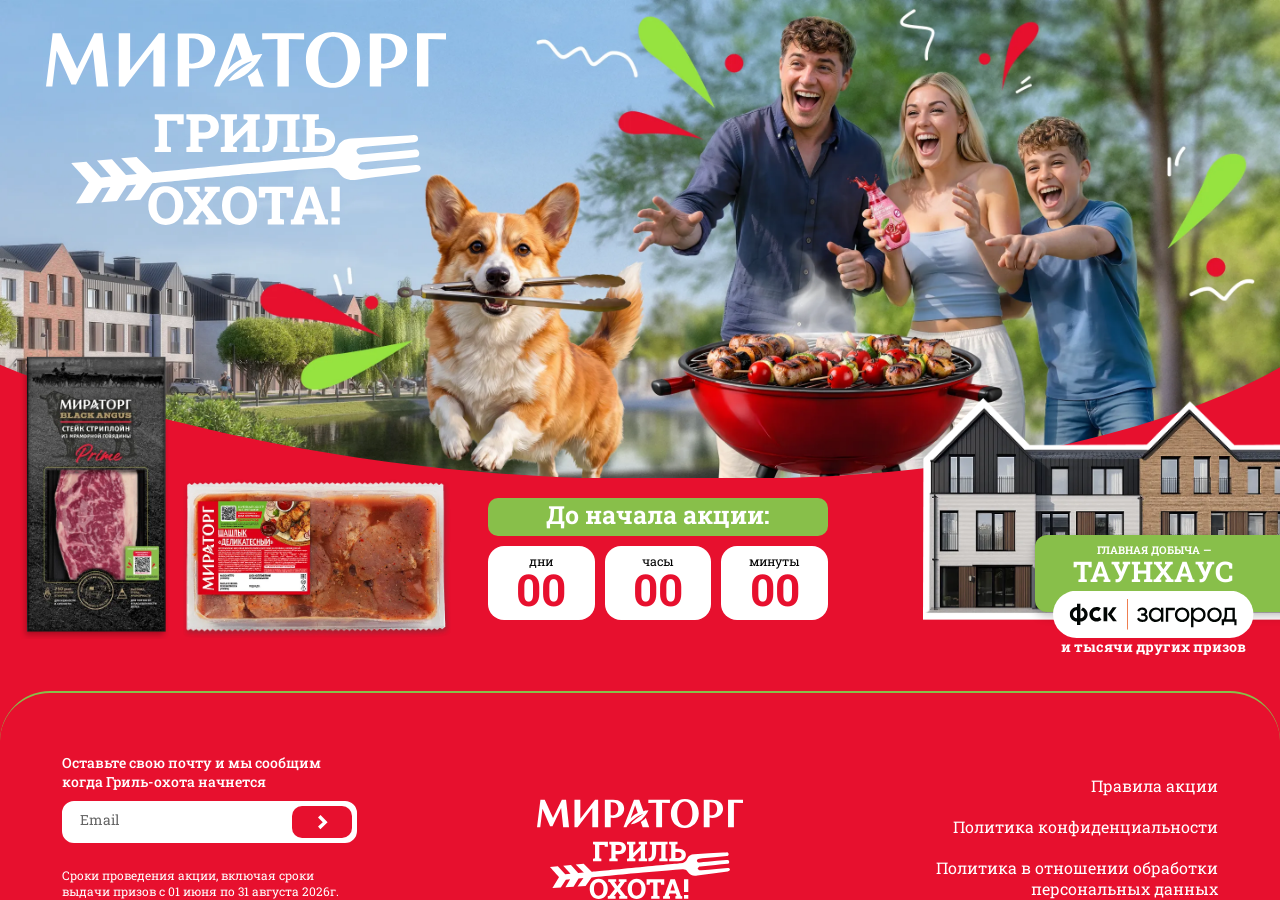
<file: soon.html>
<!doctype html>
<html lang="ru">
  <head>
    <meta charset="UTF-8" />
    <meta name="viewport" content="width=device-width, initial-scale=1.0" />
    <meta http-equiv="X-UA-Compatible" content="IE=edge" />
    <meta name="theme-color" content="#e7102e" />
    <meta name="description" content="Мираторг - Гриль охота" />
    <link rel="icon" type="image/x-icon" href="./assets/img/favicon.ico" />
    <link rel="stylesheet" href="./assets/css/styles.min.css?v=1.3" />
    <title>Мираторг | Гриль охота</title>
  </head>
  <body>
    <div class="body">
      <main class="main">
        <!--SECTION SOON-->
        <section class="section section--soon">
          <div class="hero-images">
            <picture>
              <source srcset="./assets/img/hero/family-mobil.webp" media="(max-width: 600px)" type="image/webp" />
              <img src="./assets/img/hero/family.webp" alt="Мираторг" class="family" />
            </picture>
            <img src="./assets/img/hero/smoke.gif" alt="Мираторг" class="smoke" />
            <img src="./assets/img/svg/logo.svg" alt="Мираторг" class="logo" />
          </div>

          <div class="hero-content">
            <div class="hero-products">
              <img src="./assets/img/hero/product-1.webp" alt="Мираторг" />
              <img src="./assets/img/hero/product-2.webp" alt="Мираторг" />
            </div>

            <div class="hero-timer">
              <h1 class="title title--28">До начала акции:</h1>

              <div class="timer" data-timer>
                <div class="timer--inner">
                  <span>дни</span>
                  <strong data-timer-days>0</strong>
                </div>
                <div class="timer--inner">
                  <span>часы</span>
                  <strong data-timer-hours>0</strong>
                </div>
                <div class="timer--inner">
                  <span>минуты</span>
                  <strong data-timer-minutes>0</strong>
                </div>
              </div>
            </div>

            <div class="house">
              <img src="./assets/img/hero/house.webp" alt="" class="house__image" />
              <div class="fsk">
                <span>ГЛАВНАЯ ДОБЫЧА —</span>
                <p>ТАУНХАУС</p>
                <a href="https://fskfamily.ru/?utm_source=miratorg" target="_blank">
                  <img src="./assets/img/hero/fsk.svg" alt="" />
                </a>
                <span class="absolute">и тысячи других призов</span>
              </div>
            </div>
          </div>
        </section>
      </main>

      <!--FOOTER-->
      <footer class="footer">
        <div class="container">
          <div class="footer__form">
            <div class="hero-form">
              <p class="hero-form__title">Оставьте свою почту и мы сообщим когда Гриль-охота начнется</p>

              <script>
                const subscribe = e => {
                  e.preventDefault();
                  window.popup.open('subscribe-success');
                };
              </script>

              <form action="#" class="form" novalidate onsubmit="subscribe(event)">
                <label class="label">
                  <input type="email" name="email" class="input" placeholder="&nbsp;" required />
                  <p class="placeholder">Email</p>
                </label>
                <button type="submit" class="button">
                  <img src="./assets/img/svg/btn-arrow.svg" alt="Мираторг" />
                </button>
              </form>
            </div>
            <p class="copy">Сроки проведения акции, включая сроки <br />выдачи призов с&nbsp;01&nbsp;июня по&nbsp;31&nbsp;августа&nbsp;2026г.</p>
          </div>

          <div class="footer-logo">
            <img src="./assets/img/svg/logo.svg" alt="Мираторг" />
          </div>

          <menu class="footer-menu">
            <li><a href="#">Правила акции</a></li>
            <li><a href="#">Политика конфиденциальности</a></li>
            <li>
              <a href="#">Политика в&nbsp;отношении обработки <br />персональных данных</a>
            </li>
          </menu>
        </div>
      </footer>
    </div>

    <!--POPUPS-->
    <div class="backdrop" data-backdrop>
      <div class="popup" data-popup>
        <!--SUBSCRIBE-SUCCESS-->
        <div class="popup-content" id="subscribe-success">
          <button class="popup-close" data-popup-close></button>

          <h2 class="title">ЗАГОЛОВОК</h2>
          <p>Текст модального окна</p>
          <button class="button" data-popup-close><span>Понял принял</span></button>
        </div>
      </div>
    </div>

    <script src="./assets/js/scripts.js" type="module" defer></script>
  </body>
</html>
</file>
<file: assets/css/choices.min.css>
.choices{position:relative;overflow:hidden;margin-bottom:var(--choices-guttering, 24px);font-size:var(--choices-font-size-lg, 16px)}.choices:focus{outline:0}.choices:last-child{margin-bottom:0}.choices.is-open{overflow:visible}.choices.is-disabled :is(.choices__inner,.choices__input){background-color:var(--choices-bg-color-disabled, #eaeaea);cursor:not-allowed!important;-webkit-user-select:none;user-select:none}.choices.is-disabled .choices__item{cursor:not-allowed;color:var(--choices-item-disabled-color, #fff)}.choices [hidden]{position:absolute;inset:0;pointer-events:none;opacity:0}.choices[data-type*=select-one]{cursor:pointer}.choices[data-type*=select-one] .choices__inner{padding-bottom:var(--choices-inner-one-padding, 7.5px)}.choices[data-type*=select-one] .choices__input{display:block;width:var(--choices-width, 100%);padding:var(--choices-dropdown-item-padding, 10px);border-bottom:var(--choices-base-border, 1px solid) var(--choices-keyline-color, #ddd);background-color:var(--choices-bg-color-dropdown, #fff);margin:0}.choices[data-type*=select-one] .choices__button{background-image:var(--choices-icon-cross-inverse, url("[data-uri]"));padding:0;background-size:8px;position:absolute;top:50%;right:0;margin-top:-10px;margin-right:25px;height:20px;width:20px;border-radius:10em;opacity:.25}.choices[data-type*=select-one] .choices__button:is(:hover,:focus){opacity:var(--choices-button-opacity-hover, 1)}.choices[data-type*=select-one] .choices__button:focus{box-shadow:0 0 0 2px var(--choices-highlight-color, #005F75)}.choices[data-type*=select-one] .choices__item[data-placeholder] .choices__button{display:none}.choices[data-type*=select-one]::after{content:"";height:0;width:0;border-style:solid;border-color:var(--choices-text-color, #333) transparent transparent transparent;border-width:var(--choices-arrow-size, 5px);position:absolute;right:var(--choices-arrow-right, 11.5px);top:50%;margin-top:var(--choices-arrow-margin-top, -2.5px);pointer-events:none}.choices[data-type*=select-one].is-open::after{border-color:transparent transparent var(--choices-text-color, #333);margin-top:var(--choices-arrow-margin-top-open, -7.5px)}.choices[data-type*=select-one][dir=rtl]::after{left:11.5px;right:auto}.choices[data-type*=select-one][dir=rtl] .choices__button{right:auto;left:0;margin-left:25px;margin-right:0}.choices:is([data-type*=select-multiple],[data-type*=text]) .choices__inner{cursor:text}.choices:is([data-type*=select-multiple],[data-type*=text]) .choices__button{position:relative;display:inline-block;margin:0 calc(var(--choices-button-offset, 8px)*-.5)0 var(--choices-button-offset, 8px);padding-left:calc(var(--choices-button-offset, 8px)*2);border-left:1px solid color-mix(in srgb,var(--choices-primary-color, #005F75) 90%,var(--choices-darken, black));background-image:var(--choices-icon-cross, url("[data-uri]"));background-size:var(--choices-button-dimension, 8px);width:var(--choices-button-dimension, 8px);line-height:var(--choices-button-line-height, 1);border-radius:var(--choices-button-border-radius, 0);opacity:var(--choices-button-opacity, 0.75)}.choices:is([data-type*=select-multiple],[data-type*=text]) .choices__button:is(:hover,:focus){--choices-button-opacity:var(--choices-button-opacity-hover, 1)}.choices__inner{display:inline-block;vertical-align:top;width:var(--choices-width, 100%);background-color:var(--choices-bg-color, #f9f9f9);padding:var(--choices-inner-padding, 7.5px 7.5px 3.75px);border:var(--choices-base-border, 1px solid) var(--choices-keyline-color, #ddd);border-radius:var(--choices-border-radius, 2.5px);font-size:var(--choices-font-size-md, 14px);min-height:var(--choices-input-height, 44px);overflow:hidden}.is-focused .choices__inner,.is-open .choices__inner{border-color:color-mix(in srgb,var(--choices-keyline-color, #ddd) 85%,var(--choices-darken, black))}.is-open .choices__inner{border-radius:var(--choices-border-radius, 2.5px) var(--choices-border-radius, 2.5px)0 0}.is-invalid .choices__inner{border-color:var(--choices-invalid-color, #d33141)}.is-flipped.is-open .choices__inner{border-radius:0 0 var(--choices-border-radius, 2.5px) var(--choices-border-radius, 2.5px)}.choices__list{margin:0;padding-left:0;list-style:none}.choices__list--single{display:inline-block;padding:var(--choices-list-single-padding, 4px 16px 4px 4px)}[dir=rtl] .choices__list--single{padding-right:4px;padding-left:16px}.choices__list--single,.choices__list--single .choices__item{width:var(--choices-width, 100%)}.choices__list--multiple{display:inline}.choices__list--multiple .choices__item{display:inline-block;vertical-align:middle;border-radius:var(--choices-border-radius-item, 20px);padding:var(--choices-multiple-item-padding, 4px 10px);font-size:var(--choices-font-size-sm, 12px);font-weight:500;margin-right:var(--choices-multiple-item-margin, 3.75px);margin-bottom:var(--choices-multiple-item-margin, 3.75px);background-color:var(--choices-primary-color, #005F75);border:1px solid color-mix(in srgb,var(--choices-primary-color, #005F75) 95%,var(--choices-darken, black));color:var(--choices-item-color, #fff);word-break:break-all;box-sizing:border-box}.choices__list--multiple .choices__item[data-deletable]{padding-right:5px}[dir=rtl] .choices__list--multiple .choices__item{margin-right:0;margin-left:var(--choices-multiple-item-margin, 3.75px)}.choices__list--multiple .choices__item.is-highlighted{background-color:color-mix(in srgb,var(--choices-primary-color, #005F75) 95%,var(--choices-darken, black));border:1px solid color-mix(in srgb,var(--choices-primary-color, #005F75) 90%,var(--choices-darken, black))}.is-disabled .choices__list--multiple .choices__item{background-color:color-mix(in srgb,var(--choices-disabled-color, #eaeaea) 75%,var(--choices-darken, black));border:1px solid color-mix(in srgb,var(--choices-disabled-color, #eaeaea) 65%,var(--choices-darken, black))}.choices__list--dropdown,.choices__list[aria-expanded]{display:none;z-index:var(--choices-z-index, 1);position:absolute;width:var(--choices-width, 100%);background-color:var(--choices-bg-color-dropdown, #fff);border:var(--choices-base-border, 1px solid) var(--choices-keyline-color, #ddd);top:100%;margin-top:-1px;border-bottom-left-radius:var(--choices-border-radius, 2.5px);border-bottom-right-radius:var(--choices-border-radius, 2.5px);overflow:hidden;word-break:break-all}.is-active.choices__list--dropdown,.is-active.choices__list[aria-expanded]{display:block}.is-open .choices__list--dropdown,.is-open .choices__list[aria-expanded]{border-color:color-mix(in srgb,var(--choices-keyline-color, #ddd) 85%,var(--choices-darken, black))}.is-flipped .choices__list--dropdown,.is-flipped .choices__list[aria-expanded]{top:auto;bottom:100%;margin-top:0;margin-bottom:-1px;border-radius:.25rem .25rem 0 0}.choices__list--dropdown .choices__list,.choices__list[aria-expanded] .choices__list{position:relative;max-height:300px;overflow:auto;-webkit-overflow-scrolling:touch;will-change:scroll-position}.choices__list--dropdown .choices__item,.choices__list[aria-expanded] .choices__item{position:relative;padding:var(--choices-dropdown-item-padding, 10px);font-size:var(--choices-font-size-md, 14px)}[dir=rtl] .choices__list--dropdown .choices__item,[dir=rtl] .choices__list[aria-expanded] .choices__item{text-align:right}@media (min-width:640px){.choices__list--dropdown .choices__item--selectable.is-highlighted[data-select-text],.choices__list[aria-expanded] .choices__item--selectable.is-highlighted[data-select-text]{padding-right:100px}.choices__list--dropdown .choices__item--selectable.is-highlighted[data-select-text]::after,.choices__list[aria-expanded] .choices__item--selectable.is-highlighted[data-select-text]::after{content:attr(data-select-text);font-size:var(--choices-font-size-sm, 12px);position:absolute;right:10px;top:50%;transform:translateY(-50%)}[dir=rtl] .choices__list--dropdown .choices__item--selectable.is-highlighted[data-select-text],[dir=rtl] .choices__list[aria-expanded] .choices__item--selectable.is-highlighted[data-select-text]{text-align:right;padding-left:100px;padding-right:10px}[dir=rtl] .choices__list--dropdown .choices__item--selectable.is-highlighted[data-select-text]::after,[dir=rtl] .choices__list[aria-expanded] .choices__item--selectable.is-highlighted[data-select-text]::after{right:auto;left:10px}}.choices__list--dropdown .choices__item--selectable.is-selected::after,.choices__list[aria-expanded] .choices__item--selectable.is-selected::after{content:none!important}.choices__list--dropdown .choices__item--selectable.is-highlighted,.choices__list--dropdown .choices__item--selectable.is-selected,.choices__list[aria-expanded] .choices__item--selectable.is-highlighted,.choices__list[aria-expanded] .choices__item--selectable.is-selected{background-color:var(--choices-highlighted-color, #f2f2f2)}.choices__item{cursor:default}.choices__item--selectable{cursor:pointer}.choices__item--disabled{cursor:not-allowed;-webkit-user-select:none;user-select:none;opacity:.5}.choices__heading{font-weight:600;font-size:12px;padding:10px;border-bottom:1px solid color-mix(in srgb,var(--choices-keyline-color, #ddd) 90%,var(--choices-lighten, white));color:gray}.choices__button{text-indent:-9999px;appearance:none;border:0;background-color:transparent;background-repeat:no-repeat;background-position:center;cursor:pointer}.choices__button:focus,.choices__input:focus{outline:0}.choices__input{display:inline-block;vertical-align:baseline;background-color:var(--choices-bg-color, #f9f9f9);font-size:var(--choices-font-size-md, 14px);margin-bottom:var(--choices-input-margin-bottom, 5px);border:0;border-radius:0;max-width:var(--choices-width, 100%);padding:var(--choices-input-padding, 4px 0 4px 2px)}.choices__input::-webkit-search-cancel-button,.choices__input::-webkit-search-decoration,.choices__input::-webkit-search-results-button,.choices__input::-webkit-search-results-decoration{display:none}.choices__input::-ms-clear,.choices__input::-ms-reveal{display:none;width:0;height:0}[dir=rtl] .choices__input{padding-right:2px;padding-left:0}.choices__placeholder{opacity:var(--choices-placeholder-opacity, 0.5)}
</file>
<file: assets/css/dropzone.min.css>
@-webkit-keyframes passing-through{0%{opacity:0;-webkit-transform:translateY(40px);-moz-transform:translateY(40px);-ms-transform:translateY(40px);-o-transform:translateY(40px);transform:translateY(40px)}30%, 70%{opacity:1;-webkit-transform:translateY(0px);-moz-transform:translateY(0px);-ms-transform:translateY(0px);-o-transform:translateY(0px);transform:translateY(0px)}100%{opacity:0;-webkit-transform:translateY(-40px);-moz-transform:translateY(-40px);-ms-transform:translateY(-40px);-o-transform:translateY(-40px);transform:translateY(-40px)}}@-moz-keyframes passing-through{0%{opacity:0;-webkit-transform:translateY(40px);-moz-transform:translateY(40px);-ms-transform:translateY(40px);-o-transform:translateY(40px);transform:translateY(40px)}30%, 70%{opacity:1;-webkit-transform:translateY(0px);-moz-transform:translateY(0px);-ms-transform:translateY(0px);-o-transform:translateY(0px);transform:translateY(0px)}100%{opacity:0;-webkit-transform:translateY(-40px);-moz-transform:translateY(-40px);-ms-transform:translateY(-40px);-o-transform:translateY(-40px);transform:translateY(-40px)}}@keyframes passing-through{0%{opacity:0;-webkit-transform:translateY(40px);-moz-transform:translateY(40px);-ms-transform:translateY(40px);-o-transform:translateY(40px);transform:translateY(40px)}30%, 70%{opacity:1;-webkit-transform:translateY(0px);-moz-transform:translateY(0px);-ms-transform:translateY(0px);-o-transform:translateY(0px);transform:translateY(0px)}100%{opacity:0;-webkit-transform:translateY(-40px);-moz-transform:translateY(-40px);-ms-transform:translateY(-40px);-o-transform:translateY(-40px);transform:translateY(-40px)}}@-webkit-keyframes slide-in{0%{opacity:0;-webkit-transform:translateY(40px);-moz-transform:translateY(40px);-ms-transform:translateY(40px);-o-transform:translateY(40px);transform:translateY(40px)}30%{opacity:1;-webkit-transform:translateY(0px);-moz-transform:translateY(0px);-ms-transform:translateY(0px);-o-transform:translateY(0px);transform:translateY(0px)}}@-moz-keyframes slide-in{0%{opacity:0;-webkit-transform:translateY(40px);-moz-transform:translateY(40px);-ms-transform:translateY(40px);-o-transform:translateY(40px);transform:translateY(40px)}30%{opacity:1;-webkit-transform:translateY(0px);-moz-transform:translateY(0px);-ms-transform:translateY(0px);-o-transform:translateY(0px);transform:translateY(0px)}}@keyframes slide-in{0%{opacity:0;-webkit-transform:translateY(40px);-moz-transform:translateY(40px);-ms-transform:translateY(40px);-o-transform:translateY(40px);transform:translateY(40px)}30%{opacity:1;-webkit-transform:translateY(0px);-moz-transform:translateY(0px);-ms-transform:translateY(0px);-o-transform:translateY(0px);transform:translateY(0px)}}@-webkit-keyframes pulse{0%{-webkit-transform:scale(1);-moz-transform:scale(1);-ms-transform:scale(1);-o-transform:scale(1);transform:scale(1)}10%{-webkit-transform:scale(1.1);-moz-transform:scale(1.1);-ms-transform:scale(1.1);-o-transform:scale(1.1);transform:scale(1.1)}20%{-webkit-transform:scale(1);-moz-transform:scale(1);-ms-transform:scale(1);-o-transform:scale(1);transform:scale(1)}}@-moz-keyframes pulse{0%{-webkit-transform:scale(1);-moz-transform:scale(1);-ms-transform:scale(1);-o-transform:scale(1);transform:scale(1)}10%{-webkit-transform:scale(1.1);-moz-transform:scale(1.1);-ms-transform:scale(1.1);-o-transform:scale(1.1);transform:scale(1.1)}20%{-webkit-transform:scale(1);-moz-transform:scale(1);-ms-transform:scale(1);-o-transform:scale(1);transform:scale(1)}}@keyframes pulse{0%{-webkit-transform:scale(1);-moz-transform:scale(1);-ms-transform:scale(1);-o-transform:scale(1);transform:scale(1)}10%{-webkit-transform:scale(1.1);-moz-transform:scale(1.1);-ms-transform:scale(1.1);-o-transform:scale(1.1);transform:scale(1.1)}20%{-webkit-transform:scale(1);-moz-transform:scale(1);-ms-transform:scale(1);-o-transform:scale(1);transform:scale(1)}}.dropzone,.dropzone *{box-sizing:border-box}.dropzone{min-height:150px;border:2px solid rgba(0,0,0,0.3);background:white;padding:20px 20px}.dropzone.dz-clickable{cursor:pointer}.dropzone.dz-clickable *{cursor:default}.dropzone.dz-clickable .dz-message,.dropzone.dz-clickable .dz-message *{cursor:pointer}.dropzone.dz-started .dz-message{display:none}.dropzone.dz-drag-hover{border-style:solid}.dropzone.dz-drag-hover .dz-message{opacity:0.5}.dropzone .dz-message{text-align:center;margin:2em 0}.dropzone .dz-message .dz-button{background:none;color:inherit;border:none;padding:0;font:inherit;cursor:pointer;outline:inherit}.dropzone .dz-preview{position:relative;display:inline-block;vertical-align:top;margin:16px;min-height:100px}.dropzone .dz-preview:hover{z-index:1000}.dropzone .dz-preview:hover .dz-details{opacity:1}.dropzone .dz-preview.dz-file-preview .dz-image{border-radius:20px;background:#999;background:linear-gradient(to bottom, #eee, #ddd)}.dropzone .dz-preview.dz-file-preview .dz-details{opacity:1}.dropzone .dz-preview.dz-image-preview{background:white}.dropzone .dz-preview.dz-image-preview .dz-details{-webkit-transition:opacity 0.2s linear;-moz-transition:opacity 0.2s linear;-ms-transition:opacity 0.2s linear;-o-transition:opacity 0.2s linear;transition:opacity 0.2s linear}.dropzone .dz-preview .dz-remove{font-size:14px;text-align:center;display:block;cursor:pointer;border:none}.dropzone .dz-preview .dz-remove:hover{text-decoration:underline}.dropzone .dz-preview:hover .dz-details{opacity:1}.dropzone .dz-preview .dz-details{z-index:20;position:absolute;top:0;left:0;opacity:0;font-size:13px;min-width:100%;max-width:100%;padding:2em 1em;text-align:center;color:rgba(0,0,0,0.9);line-height:150%}.dropzone .dz-preview .dz-details .dz-size{margin-bottom:1em;font-size:16px}.dropzone .dz-preview .dz-details .dz-filename{white-space:nowrap}.dropzone .dz-preview .dz-details .dz-filename:hover span{border:1px solid rgba(200,200,200,0.8);background-color:rgba(255,255,255,0.8)}.dropzone .dz-preview .dz-details .dz-filename:not(:hover){overflow:hidden;text-overflow:ellipsis}.dropzone .dz-preview .dz-details .dz-filename:not(:hover) span{border:1px solid transparent}.dropzone .dz-preview .dz-details .dz-filename span,.dropzone .dz-preview .dz-details .dz-size span{background-color:rgba(255,255,255,0.4);padding:0 0.4em;border-radius:3px}.dropzone .dz-preview:hover .dz-image img{-webkit-transform:scale(1.05, 1.05);-moz-transform:scale(1.05, 1.05);-ms-transform:scale(1.05, 1.05);-o-transform:scale(1.05, 1.05);transform:scale(1.05, 1.05);-webkit-filter:blur(8px);filter:blur(8px)}.dropzone .dz-preview .dz-image{border-radius:20px;overflow:hidden;width:120px;height:120px;position:relative;display:block;z-index:10}.dropzone .dz-preview .dz-image img{display:block}.dropzone .dz-preview.dz-success .dz-success-mark{-webkit-animation:passing-through 3s cubic-bezier(0.77, 0, 0.175, 1);-moz-animation:passing-through 3s cubic-bezier(0.77, 0, 0.175, 1);-ms-animation:passing-through 3s cubic-bezier(0.77, 0, 0.175, 1);-o-animation:passing-through 3s cubic-bezier(0.77, 0, 0.175, 1);animation:passing-through 3s cubic-bezier(0.77, 0, 0.175, 1)}.dropzone .dz-preview.dz-error .dz-error-mark{opacity:1;-webkit-animation:slide-in 3s cubic-bezier(0.77, 0, 0.175, 1);-moz-animation:slide-in 3s cubic-bezier(0.77, 0, 0.175, 1);-ms-animation:slide-in 3s cubic-bezier(0.77, 0, 0.175, 1);-o-animation:slide-in 3s cubic-bezier(0.77, 0, 0.175, 1);animation:slide-in 3s cubic-bezier(0.77, 0, 0.175, 1)}.dropzone .dz-preview .dz-success-mark,.dropzone .dz-preview .dz-error-mark{pointer-events:none;opacity:0;z-index:500;position:absolute;display:block;top:50%;left:50%;margin-left:-27px;margin-top:-27px}.dropzone .dz-preview .dz-success-mark svg,.dropzone .dz-preview .dz-error-mark svg{display:block;width:54px;height:54px}.dropzone .dz-preview.dz-processing .dz-progress{opacity:1;-webkit-transition:all 0.2s linear;-moz-transition:all 0.2s linear;-ms-transition:all 0.2s linear;-o-transition:all 0.2s linear;transition:all 0.2s linear}.dropzone .dz-preview.dz-complete .dz-progress{opacity:0;-webkit-transition:opacity 0.4s ease-in;-moz-transition:opacity 0.4s ease-in;-ms-transition:opacity 0.4s ease-in;-o-transition:opacity 0.4s ease-in;transition:opacity 0.4s ease-in}.dropzone .dz-preview:not(.dz-processing) .dz-progress{-webkit-animation:pulse 6s ease infinite;-moz-animation:pulse 6s ease infinite;-ms-animation:pulse 6s ease infinite;-o-animation:pulse 6s ease infinite;animation:pulse 6s ease infinite}.dropzone .dz-preview .dz-progress{opacity:1;z-index:1000;pointer-events:none;position:absolute;height:16px;left:50%;top:50%;margin-top:-8px;width:80px;margin-left:-40px;background:rgba(255,255,255,0.9);-webkit-transform:scale(1);border-radius:8px;overflow:hidden}.dropzone .dz-preview .dz-progress .dz-upload{background:#333;background:linear-gradient(to bottom, #666, #444);position:absolute;top:0;left:0;bottom:0;width:0;-webkit-transition:width 300ms ease-in-out;-moz-transition:width 300ms ease-in-out;-ms-transition:width 300ms ease-in-out;-o-transition:width 300ms ease-in-out;transition:width 300ms ease-in-out}.dropzone .dz-preview.dz-error .dz-error-message{display:block}.dropzone .dz-preview.dz-error:hover .dz-error-message{opacity:1;pointer-events:auto}.dropzone .dz-preview .dz-error-message{pointer-events:none;z-index:1000;position:absolute;display:block;display:none;opacity:0;-webkit-transition:opacity 0.3s ease;-moz-transition:opacity 0.3s ease;-ms-transition:opacity 0.3s ease;-o-transition:opacity 0.3s ease;transition:opacity 0.3s ease;border-radius:8px;font-size:13px;top:130px;left:-10px;width:140px;background:#be2626;background:linear-gradient(to bottom, #be2626, #a92222);padding:0.5em 1.2em;color:white}.dropzone .dz-preview .dz-error-message:after{content:'';position:absolute;top:-6px;left:64px;width:0;height:0;border-left:6px solid transparent;border-right:6px solid transparent;border-bottom:6px solid #be2626}
</file>
<file: assets/css/styles.min.css>
:root{--font: 'roboto-slab', sans-serif;--montserrat: 'montserrat', sans-serif;--serif: 'robotoserif', sans-serif;--white: #ffffff;--grey: #eef2ec;--black: #000000;--yellow: #e9cc29;--green: #88bf4a;--green-dark: #5b941b;--red: #e7102e;--red-dark: #b10000;--red-light: #eb4561;--invalid: #ffe26b}:root{font-synthesis:none;text-rendering:optimizeLegibility;-webkit-font-smoothing:antialiased;-moz-osx-font-smoothing:grayscale;outline:none;-webkit-tap-highlight-color:rgba(0,0,0,0);-webkit-backface-visibility:hidden;backface-visibility:hidden}*,*:before,*:after{padding:0;margin:0;-webkit-box-sizing:border-box;box-sizing:border-box;-webkit-tap-highlight-color:rgba(0,0,0,0)}html,body,.body{font-family:var(--font);font-size:14px;font-weight:400;height:100%;z-index:0}.body{width:100%;position:relative;overflow-x:hidden;overflow-y:auto;-ms-scroll-chaining:none;overscroll-behavior:none;font-family:var(--font);color:var(--white);background:var(--red);-webkit-overflow-scrolling:touch}.body.grey-bg{background:#eef2ec;color:var(--black)}.body.body--page{background:var(--white);color:var(--black)}img{display:block;-o-object-fit:cover;object-fit:cover;-webkit-user-select:none;-moz-user-select:none;-ms-user-select:none;user-select:none;pointer-events:none}h1,h2,h3,h4,h5,h6,b strong{color:inherit;font-family:var(--font);font-weight:700}a{color:inherit;text-decoration:none}ul,ol,menu{list-style:none}fieldset{border:none}button{position:relative;border:none;cursor:pointer;background:none;color:inherit}button:disabled{cursor:auto;pointer-events:none}.main{display:block;-webkit-box-flex:1;-ms-flex:1;flex:1;-webkit-box-pack:center;-ms-flex-pack:center;justify-content:center;-webkit-box-align:start;-ms-flex-align:start;align-items:flex-start;-ms-flex-line-pack:start;align-content:flex-start;position:relative;width:100%;height:auto}@media(max-width: 1279px)and (orientation: portrait),(max-width: 1023px){.main{min-height:calc(100svh - 430px)}}.container{display:block;position:relative;margin:0 auto;width:100%;max-width:1440px;padding:0px 20px;z-index:1}@media(max-width: 1439px){.container{max-width:1200px}}@media(max-width: 1279px){.container{max-width:1024px}}@media(max-width: 1023px){.container{max-width:768px}}.section{display:block;width:100%;position:relative;overflow:hidden;z-index:1}.section.full{min-height:100svh}.section.visible{overflow:visible}.preloader{display:-webkit-box;display:-ms-flexbox;display:flex;-webkit-box-pack:center;-ms-flex-pack:center;justify-content:center;-webkit-box-align:center;-ms-flex-align:center;align-items:center;-ms-flex-line-pack:center;align-content:center;position:fixed;overflow:hidden;width:100%;height:100%;left:0px;top:0px;z-index:200;background:var(--red);-webkit-transition:1s;transition:1s;opacity:1;visibility:visible;pointer-events:all}.preloader.hidden{pointer-events:none;opacity:0}.preloader.hidden span{-webkit-transform:scale(0);-ms-transform:scale(0);transform:scale(0)}.preloader span{width:30%;max-width:300px;height:170px;display:-webkit-inline-box;display:-ms-inline-flexbox;display:inline-flex;position:relative;-webkit-box-pack:center;-ms-flex-pack:center;justify-content:center;-webkit-box-align:center;-ms-flex-align:center;align-items:center;-ms-flex-line-pack:center;align-content:center;-webkit-transition:1s;transition:1s;-webkit-transform:scale(1);-ms-transform:scale(1);transform:scale(1);z-index:3}@media(max-width: 1023px){.preloader span{width:180px}}.preloader span img{position:absolute;width:100%;-webkit-animation:bounce 3s ease-out infinite;animation:bounce 3s ease-out infinite}@font-face{font-family:"roboto-slab";src:url("../fonts/robotoslab-regular.woff2") format("woff2"),url("../fonts/robotoslab-regular.woff") format("woff");font-weight:400;font-style:normal;font-display:swap}@font-face{font-family:"roboto-slab";src:url("../fonts/robotoslab-medium.woff2") format("woff2"),url("../fonts/robotoslab-medium.woff") format("woff");font-weight:500;font-style:normal;font-display:swap}@font-face{font-family:"roboto-slab";src:url("../fonts/robotoslab-bold.woff2") format("woff2"),url("../fonts/robotoslab-bold.woff") format("woff");font-weight:700;font-style:normal;font-display:swap}@font-face{font-family:"montserrat";src:url("../fonts/montserrat-regular.woff2") format("woff2"),url("../fonts/montserrat-regular.woff") format("woff");font-weight:400;font-style:normal;font-display:swap}@font-face{font-family:"robotoserif";src:url("../fonts/robotoserif-regular.woff2") format("woff2"),url("../fonts/robotoserif-regular.woff") format("woff");font-weight:400;font-style:normal;font-display:swap}.title{display:block;width:100%;margin:0 auto;line-height:1.1;text-align:center}.title.red{color:var(--red)}.title.circles{display:-webkit-box;display:-ms-flexbox;display:flex;-webkit-box-pack:center;-ms-flex-pack:center;justify-content:center;-webkit-box-align:center;-ms-flex-align:center;align-items:center;width:100%;gap:20px}.title.circles:before,.title.circles:after{content:"";display:block;width:clamp(14px,1.1111vw,16px);height:clamp(14px,1.1111vw,16px);border-radius:16px;-ms-flex-negative:0;flex-shrink:0;background:var(--red)}.title.circles.green:before,.title.circles.green:after{background:var(--green)}.title.ta--l{text-align:left}.title.upper{text-transform:uppercase}.title.title--20{font-size:clamp(14px,1.3889vw,20px)}.title.title--26{font-size:clamp(26px,1.8056vw,26px)}.title.title--28{font-size:clamp(22px,1.9444vw,50px)}.title.title--32{font-size:clamp(22px,2.2222vw,32px);max-width:clamp(375px,51.3889vw,740px);margin-top:clamp(20px,2.2222vw,32px)}.title.title--40{font-size:clamp(26px,2.7778vw,40px)}.title.title--42{font-size:clamp(32px,2.9167vw,42px)}.title.title--46{font-size:clamp(40px,3.1944vw,82px)}.title.title--60{font-size:clamp(40px,4.1667vw,60px);text-transform:uppercase}.title.title--64{font-size:clamp(40px,4.4444vw,64px);text-transform:uppercase}.subtitle{font-size:clamp(20px,1.6667vw,24px);line-height:1.2;font-weight:400;text-align:center}:root{--input-font-family: var(--font);--input-font-size: 14px;--input-font-weight: 400;--input-text-transform: auto;--input-height: 36px;--input-padding: 0px 14px;--input-background: var(--white);--input-border: 2px solid var(--white);--input-border-radius: 5px;--input-color: var(--black);--input-placeholder-color: var(--black);--input-placeholder-opacity: 0.6;--invalid-border: 2px solid var(--yellow);--invalid-color: var(--invalid);--form-gap: 14px}@media(max-width: 1439px){:root{--input-height: 36px;--input-font-size: 14px;--input-border-radius: 5px}}.form{display:-webkit-box;display:-ms-flexbox;display:flex;position:relative;-ms-flex-wrap:wrap;flex-wrap:wrap;width:100%;margin-left:auto;margin-right:auto;gap:var(--form-gap)}.form fieldset{display:-webkit-box;display:-ms-flexbox;display:flex;position:relative;width:100%;-webkit-box-orient:vertical;-webkit-box-direction:normal;-ms-flex-direction:column;flex-direction:column;gap:14px}.label{display:block;width:100%;position:relative;color:inherit}.label .label__text{display:block;width:100%;padding:0px 4px;font-size:10px;font-family:var(--font);opacity:.5;font-weight:500;text-align:left;padding-bottom:5px}.label .placeholder{display:-webkit-box;display:-ms-flexbox;display:flex;position:absolute;width:0px;height:100%;left:18px;top:-2px}@media(max-width: 767px){.label .placeholder{top:0px}}.label .placeholder{-ms-flex-wrap:wrap;flex-wrap:wrap;-webkit-box-pack:start;-ms-flex-pack:start;justify-content:flex-start;-webkit-box-align:center;-ms-flex-align:center;align-items:center;-ms-flex-line-pack:center;align-content:center;color:var(--black);opacity:.6;-webkit-transform:scale(1) translate(0px, 0px);-ms-transform:scale(1) translate(0px, 0px);transform:scale(1) translate(0px, 0px);-webkit-transition:-webkit-transform .2s;transition:-webkit-transform .2s;transition:transform .2s;transition:transform .2s, -webkit-transform .2s;pointer-events:none;white-space:nowrap}.input{width:100%;height:var(--input-height);background:var(--input-background);border:var(--input-border);border-radius:var(--input-border-radius);font-family:var(--input-font-family);font-size:var(--input-font-size);font-weight:var(--input-font-weight);color:var(--input-color);padding:var(--input-padding);text-transform:var(--input-text-transform);outline:none;-webkit-appearance:none;-moz-appearance:none;appearance:none;-webkit-transition:.3s;transition:.3s;-webkit-box-shadow:none;box-shadow:none;resize:none}.input::-webkit-input-placeholder{opacity:.7;-webkit-transition:opacity .3s ease 0s;transition:opacity .3s ease 0s}.input::-moz-placeholder{opacity:.7;-moz-transition:opacity .3s ease 0s;transition:opacity .3s ease 0s}.input:-ms-input-placeholder{opacity:.7;-ms-transition:opacity .3s ease 0s;transition:opacity .3s ease 0s}.input::-ms-input-placeholder{opacity:.7;-ms-transition:opacity .3s ease 0s;transition:opacity .3s ease 0s}.input::placeholder{opacity:.7;-webkit-transition:opacity .3s ease 0s;transition:opacity .3s ease 0s}.input:focus::-webkit-input-placeholder{opacity:0}.input:focus::-moz-placeholder{opacity:0}.input:focus:-ms-input-placeholder{opacity:0}.input:focus::-ms-input-placeholder{opacity:0}.input:focus::placeholder{opacity:0}.input.input--textarea{height:100px}.input.invalid{border:var(--invalid-border);color:var(--red)}.input:not(:-moz-placeholder)+.placeholder{transform:scale(0.7) translate(0px, -18px)}.input:not(:-ms-input-placeholder)+.placeholder{-ms-transform:scale(0.7) translate(0px, -18px);transform:scale(0.7) translate(0px, -18px)}.input:focus+.placeholder,.input:not(:placeholder-shown)+.placeholder{-webkit-transform:scale(0.7) translate(0px, -18px);-ms-transform:scale(0.7) translate(0px, -18px);transform:scale(0.7) translate(0px, -18px)}.input:-webkit-autofill{-webkit-box-shadow:0 0 0px 1000px rgba(0,0,0,0) inset !important;box-shadow:0 0 0px 1000px rgba(0,0,0,0) inset !important;-webkit-text-fill-color:var(--input-color) !important;font-size:var(--input-font-size) !important;font-family:var(--input-font-family) !important;-webkit-transition:background-color 9999s ease-in-out 0s;transition:background-color 9999s ease-in-out 0s}.inputError{display:block;width:100%;height:0px;position:absolute;left:0px;text-align:left;overflow:hidden;-webkit-transition:.3s;transition:.3s;color:var(--invalid);font-size:14px;font-family:var(--font);z-index:20;pointer-events:none}.inputError span{display:inline-block;position:relative;padding:5px 14px;color:var(--black);font-weight:500;font-size:11px;background:var(--yellow);-webkit-box-shadow:0px 3px 10px rgba(0,0,0,.2);box-shadow:0px 3px 10px rgba(0,0,0,.2);top:0px;left:0px;margin-top:5px}.inputError span:before{content:"";width:8px;height:8px;background:var(--yellow);position:absolute;left:9px;top:-3px;-webkit-transform:scaleX(1.5) rotate(45deg);-ms-transform:scaleX(1.5) rotate(45deg);transform:scaleX(1.5) rotate(45deg)}.radio,.checkbox{display:none}.radio+.label__text,.checkbox+.label__text{display:-webkit-inline-box;display:-ms-inline-flexbox;display:inline-flex;-ms-flex-wrap:wrap;flex-wrap:wrap;-webkit-box-align:center;-ms-flex-align:center;align-items:center;-ms-flex-line-pack:center;align-content:center;position:relative;width:100%;min-height:26px;padding:0px;padding-left:40px;color:inherit;opacity:1;cursor:pointer;font-size:14px;line-height:1}.radio+.label__text span,.checkbox+.label__text span{display:inline;font-size:12px;line-height:1.2}.radio+.label__text span a,.checkbox+.label__text span a{display:inline;width:auto;margin:0;text-align:left;color:var(--yellow)}@media(hover: hover){.radio+.label__text span a:hover,.checkbox+.label__text span a:hover{text-decoration:underline}}.radio+.label__text:before,.checkbox+.label__text:before{content:"";display:block;position:absolute;left:0px;top:50%;-webkit-transform:translate(0%, -50%);-ms-transform:translate(0%, -50%);transform:translate(0%, -50%);width:26px;height:26px;border-radius:6px;border:2px solid var(--white);background:rgba(0,0,0,0);-webkit-transition:border .3s;transition:border .3s}.radio:checked+.label__text:before,.checkbox:checked+.label__text:before{background:var(--white) url("../img/svg/checkbox.svg") no-repeat center center;background-size:100% 100%}.radio.invalid+.label__text+.inputError,.checkbox.invalid+.label__text+.inputError{top:30px}.radio.invalid+.label__text,.checkbox.invalid+.label__text{color:var(--invalid)}.radio.invalid+.label__text:before,.checkbox.invalid+.label__text:before{border:2px solid var(--invalid)}.choices{background:none;border-radius:5px;width:100%;height:36px !important;background:var(--white);font-family:var(--font);text-align:left;border:none;margin:0 auto;z-index:10}.choices.is-open{border-radius:5px 5px 0px 0px}.choices.is-open .choices__inner{border-radius:5px 5px 0px 0px}.choices[data-type*=select-one] .choices__input{padding:0;border-bottom:none;background-color:none;margin:0}.choices__inner{width:calc(100% - 40px);text-align:left;border:none;padding:0 !important;border-radius:0px 0px 5px 5px;font-size:14px;font-weight:500;color:var(--black);overflow:hidden}.choices__list{border:none !important;overflow:hidden;padding:0px;background:none}.choices__list.choices__list--single{background:none !important;padding:0px 14px !important}.choices__list.choices__list--single>.choices__item{margin:0;height:36px;padding:0px !important;font-size:14px;margin-top:0}.choices__list--dropdown{left:0px;width:100% !important;border-radius:0px 0px 5px 5px !important;border:none !important;border-top:none !important;font-size:14px !important;font-weight:500;text-align:left;background:var(--white) !important}.choices__list--dropdown.is-active{background:none}.choices__list--dropdown .choices__item{background:var(--white);opacity:1}.choices__list--dropdown .choices__item.is-highlighted{background:rgba(0,0,0,.1) !important}.choices__item{display:block;background:none;-webkit-box-shadow:none;box-shadow:none;font-size:14px !important;width:100%;margin:0 auto;padding:0 !important;color:var(--black)}.choices__item.choices__item--selectable{display:-webkit-box;display:-ms-flexbox;display:flex;-webkit-box-pack:start;-ms-flex-pack:start;justify-content:flex-start;-webkit-box-align:center;-ms-flex-align:center;align-items:center;-ms-flex-line-pack:center;align-content:center;height:36px;padding:0px 14px !important}.choices__item:before,.choices__item:after{content:none !important}.choices[data-type*=select-one]::after{width:24px;height:24px;border:none !important;margin:0 !important;top:50%;right:6px;background:url("../img/svg/select.svg") no-repeat center center;-webkit-transform:translate(0px, -50%) rotate(0deg);-ms-transform:translate(0px, -50%) rotate(0deg);transform:translate(0px, -50%) rotate(0deg);-webkit-transition:.3s;transition:.3s}.choices.is-open[data-type*=select-one]::after{-webkit-transform:translate(0px, -50%) rotate(180deg);-ms-transform:translate(0px, -50%) rotate(180deg);transform:translate(0px, -50%) rotate(180deg)}.buttons{display:-webkit-box;display:-ms-flexbox;display:flex;position:relative;width:100%;-webkit-box-orient:vertical;-webkit-box-direction:normal;-ms-flex-direction:column;flex-direction:column;gap:12px}.button{display:-webkit-box;display:-ms-flexbox;display:flex;height:53px;-webkit-box-pack:center;-ms-flex-pack:center;justify-content:center;-webkit-box-align:center;-ms-flex-align:center;align-items:center;-ms-flex-line-pack:center;align-content:center;position:relative;overflow:hidden;border-radius:12px;padding:0px 30px;background:var(--red);font-family:var(--font);font-weight:500}.button span{display:block;font-size:18px;line-height:1.2;-webkit-transition:color .5s ease-out 0s;transition:color .5s ease-out 0s}@media(max-width: 1439px){.button{height:50px}.button span{font-size:16px;line-height:1.4}}.button>*{z-index:1;pointer-events:none}.button:before,.button:after{content:"";display:block;position:absolute;left:0px;top:0px;width:100%;height:100%;background:var(--black);z-index:0;-webkit-transition:-webkit-transform .5s ease-out 0s;transition:-webkit-transform .5s ease-out 0s;transition:transform .5s ease-out 0s;transition:transform .5s ease-out 0s, -webkit-transform .5s ease-out 0s;border-radius:10px}.button:before{-webkit-transform:translate(-101%, 0%);-ms-transform:translate(-101%, 0%);transform:translate(-101%, 0%)}.button:after{-webkit-transform:translate(101%, 0%);-ms-transform:translate(101%, 0%);transform:translate(101%, 0%)}@media(hover: hover){.button:hover:before,.button:hover:after{-webkit-transform:translate(0%, 0%);-ms-transform:translate(0%, 0%);transform:translate(0%, 0%)}}.button.big{height:64px;padding:0px 40px}.button.big span{font-size:24px}.button.medium{height:34px;padding:0px 20px}.button.medium span{font-size:16px}@media(max-width: 1439px){.button.medium{height:30px;padding:0px 18px}.button.medium span{font-size:14px}}@media(max-width: 1279px){.button.medium{height:40px;padding:0px 32px}.button.medium span{font-size:20px}}.button.small{height:28px;border-radius:20px;padding:0px 14px}.button.small span{font-size:16px}@media(max-width: 1439px){.button.small{height:24px;padding:0px 14px}.button.small span{font-size:14px}}@media(max-width: 1279px){.button.small{height:34px;padding:0px 16px}.button.small span{font-size:20px}}.button.green{background:var(--green)}.button.white{background:var(--white);-webkit-box-shadow:0px 4px 10px rgba(0,0,0,.15);box-shadow:0px 4px 10px rgba(0,0,0,.15)}.button.white:before,.button.white:after{background:var(--black)}.button.white span{font-size:16px;color:var(--black)}@media(hover: hover){.button.white:hover span{color:var(--white)}}.button.green-white{background:var(--green)}.button.green-white:before,.button.green-white:after{background:var(--white)}.button.green-white span{color:var(--black)}.button.full{width:100%;padding:0px 10px}.burger{display:none}.header{position:sticky;display:-webkit-box;display:-ms-flexbox;display:flex;-webkit-box-pack:justify;-ms-flex-pack:justify;justify-content:space-between;-webkit-box-align:center;-ms-flex-align:center;align-items:center;-ms-flex-line-pack:center;align-content:center;top:0px;left:0px;z-index:20;width:100%;height:64px;margin-bottom:-64px;-ms-flex-negative:0;flex-shrink:0;background:var(--red);color:var(--white);-webkit-box-shadow:0px 4px 10px rgba(0,0,0,.25);box-shadow:0px 4px 10px rgba(0,0,0,.25);padding:0px 20px;gap:20px}@media(min-width: 1500px){.header{padding:0px 32px}}@media(max-width: 1439px){.header{height:50px;margin-bottom:-50px}}@media(max-width: 1279px){.header{margin-bottom:-40px}}@media(max-width: 1023px){.header{margin-bottom:0px}}.header__buttons{display:-webkit-box;display:-ms-flexbox;display:flex;position:relative;-webkit-box-align:center;-ms-flex-align:center;align-items:center;-ms-flex-line-pack:center;align-content:center;gap:12px}.header__buttons .logo-miratorg{width:185px}@media(max-width: 1439px){.header__buttons .logo-miratorg{width:142px}}.header__buttons .logo-grill{width:95px}@media(max-width: 1439px){.header__buttons .logo-grill{width:72px}}.header__buttons span{font-size:16px;line-height:1.1;font-family:var(--font);font-weight:500}@media(max-width: 1439px){.header__buttons span{font-size:14px}}.header__buttons img,.header__buttons svg{display:block}.navigation{display:-webkit-box;display:-ms-flexbox;display:flex;-webkit-box-align:center;-ms-flex-align:center;align-items:center;-webkit-box-pack:center;-ms-flex-pack:center;justify-content:center;z-index:2;-webkit-box-flex:1;-ms-flex:1;flex:1}@media(max-width: 560px){.header__auth .header__buttons span{display:none}}.menu{display:-webkit-inline-box;display:-ms-inline-flexbox;display:inline-flex;-webkit-box-flex:1;-ms-flex:1;flex:1;-ms-flex-wrap:wrap;flex-wrap:wrap;-webkit-box-pack:center;-ms-flex-pack:center;justify-content:center;-webkit-box-align:center;-ms-flex-align:center;align-items:center;-ms-flex-line-pack:center;align-content:center;gap:20px}@media(max-width: 1439px){.menu{gap:16px}}@media(min-width: 1500px){.menu{gap:26px}}.menu li.extra{display:none}.menu li .menu__link{font-size:16px;font-weight:500;line-height:1;-webkit-transition:color .3s;transition:color .3s;cursor:pointer}@media(max-width: 1439px){.menu li .menu__link{font-size:14px}}.menu li .menu__link.active{color:var(--green)}.menu li .menu__link:hover{color:var(--green)}.menu li:first-child{margin-right:auto}.menu li.last{margin-right:auto}@media(max-width: 1279px){.menu{gap:20px}.menu li .menu__link{font-size:16px}}@media(max-width: 1279px){.burger{display:-webkit-box;display:-ms-flexbox;display:flex;position:relative;right:10px;-webkit-box-pack:center;-ms-flex-pack:center;justify-content:center;-webkit-box-align:center;-ms-flex-align:center;align-items:center;-ms-flex-line-pack:center;align-content:center;width:20px;height:50px;background:var(--brown);font-size:0px;z-index:2;margin-left:auto;margin-right:-10px;-ms-flex-negative:0;flex-shrink:0}.burger span,.burger:before,.burger:after{position:absolute;height:3px;border-radius:1.5px;background:var(--white);-webkit-transition:.6s;transition:.6s;opacity:1;z-index:1}.burger:before{content:"";width:20px}.burger:after{content:"";width:20px}.burger span{width:20px;-webkit-transform:translate(0px, 0px);-ms-transform:translate(0px, 0px);transform:translate(0px, 0px)}.burger:before{-webkit-transform:translate(0px, -8px) rotate(0deg);-ms-transform:translate(0px, -8px) rotate(0deg);transform:translate(0px, -8px) rotate(0deg)}.burger:after{-webkit-transform:translate(0px, 8px) rotate(0deg);-ms-transform:translate(0px, 8px) rotate(0deg);transform:translate(0px, 8px) rotate(0deg)}.burger.open span{-webkit-transform:translate(10px, 0px);-ms-transform:translate(10px, 0px);transform:translate(10px, 0px);opacity:0}.burger.open:before{-webkit-transform:translate(0px, 0px) rotate(45deg);-ms-transform:translate(0px, 0px) rotate(45deg);transform:translate(0px, 0px) rotate(45deg)}.burger.open:after{-webkit-transform:translate(0px, 0px) rotate(-45deg);-ms-transform:translate(0px, 0px) rotate(-45deg);transform:translate(0px, 0px) rotate(-45deg)}.header__buttons{z-index:1}.header__buttons span{font-size:20px}.navigation{position:fixed;-webkit-box-align:start;-ms-flex-align:start;align-items:flex-start;width:100%;height:100vh;overflow-x:hidden;overflow-y:auto;scrollbar-width:none;-ms-overflow-style:none;top:0px;right:0px;background:var(--red);-webkit-transform:translate(0%, 0%);-ms-transform:translate(0%, 0%);transform:translate(0%, 0%);-webkit-transition:opacity .3s ease .3s;transition:opacity .3s ease .3s;opacity:0;pointer-events:none;padding:0px;z-index:0}.navigation::-webkit-scrollbar{width:0px;height:0px;display:none}.navigation .menu{-webkit-transition:opacity .3s ease 0s,-webkit-transform .3s ease 0s;transition:opacity .3s ease 0s,-webkit-transform .3s ease 0s;transition:transform .3s ease 0s,opacity .3s ease 0s;transition:transform .3s ease 0s,opacity .3s ease 0s,-webkit-transform .3s ease 0s;opacity:0;-webkit-transform:translate(0%, -20%);-ms-transform:translate(0%, -20%);transform:translate(0%, -20%)}.navigation.open{pointer-events:all;opacity:1;-webkit-transform:translate(0%, 0%);-ms-transform:translate(0%, 0%);transform:translate(0%, 0%);-webkit-transition:opacity .3s ease 0s;transition:opacity .3s ease 0s}.navigation.open .menu{-webkit-transition:opacity .5s ease 0s,-webkit-transform .5s ease 0s;transition:opacity .5s ease 0s,-webkit-transform .5s ease 0s;transition:transform .5s ease 0s,opacity .5s ease 0s;transition:transform .5s ease 0s,opacity .5s ease 0s,-webkit-transform .5s ease 0s;opacity:1;-webkit-transform:translate(0%, 0%);-ms-transform:translate(0%, 0%);transform:translate(0%, 0%)}.menu{padding:80px 30px 50px 30px;width:100%;max-width:768px;min-height:100svh;-ms-flex-wrap:nowrap;flex-wrap:nowrap;-webkit-box-orient:vertical;-webkit-box-direction:normal;-ms-flex-direction:column;flex-direction:column;-webkit-box-pack:start;-ms-flex-pack:start;justify-content:flex-start;-webkit-box-align:center;-ms-flex-align:center;align-items:center;-ms-flex-line-pack:center;align-content:center;gap:30px}}@media(max-width: 1279px)and (max-width: 767px){.menu{padding:60px 20px 40px 20px}}@media(max-width: 1279px){.menu li{-webkit-box-ordinal-group:2;-ms-flex-order:1;order:1}.menu li.extra{display:-webkit-box;display:-ms-flexbox;display:flex}.menu li:first-child{-webkit-box-ordinal-group:3;-ms-flex-order:2;order:2;margin-right:0;margin-top:auto}.menu li:first-child+li{margin-top:auto}.menu li:first-child .button{min-width:290px;height:54px;background:var(--white)}.menu li:first-child .button span{color:var(--black);line-height:1.1}.menu li.last{margin-right:0}.menu li .menu__link{font-size:22px;font-weight:500}.menu li .button.small{height:40px;padding-left:20px;padding-right:20px}.menu li .button.small span{font-size:22px;font-weight:500}@supports(-webkit-touch-callout: none){.menu li .button.small span{padding-bottom:3px}}}.stycky-button{display:-webkit-box;display:-ms-flexbox;display:flex;-webkit-box-orient:vertical;-webkit-box-direction:normal;-ms-flex-direction:column;flex-direction:column;-webkit-box-pack:center;-ms-flex-pack:center;justify-content:center;-webkit-box-align:center;-ms-flex-align:center;align-items:center;position:fixed;z-index:19;gap:8px;width:150px;height:150px;left:32px;bottom:32px;border-radius:150px;cursor:pointer;-webkit-transition:-webkit-transform .7s ease-in-out 0s;transition:-webkit-transform .7s ease-in-out 0s;transition:transform .7s ease-in-out 0s;transition:transform .7s ease-in-out 0s, -webkit-transform .7s ease-in-out 0s;-webkit-transform:translate(0px, 200px);-ms-transform:translate(0px, 200px);transform:translate(0px, 200px);background:rgba(188,5,31,.898);backdrop-filter:blur(5px);color:var(--white)}.stycky-button span{font-family:var(--font);font-weight:700;text-transform:uppercase;font-size:20px;line-height:1}.stycky-button:before,.stycky-button:after{content:"";display:block;position:relative;width:60px;height:10px;background:url("../img/svg/fork.svg") no-repeat center center/contain}.stycky-button:after{-webkit-transform:scaleX(-1);-ms-transform:scaleX(-1);transform:scaleX(-1)}.stycky-button.active{-webkit-transform:translate(0px, 0px);-ms-transform:translate(0px, 0px);transform:translate(0px, 0px)}.stycky-button.active.end{-webkit-transform:translate(0px, 200px);-ms-transform:translate(0px, 200px);transform:translate(0px, 200px)}@media(max-width: 1439px){.stycky-button{gap:2px;width:100px;height:100px;left:10px;bottom:10px}.stycky-button span{font-size:14px}.stycky-button:before,.stycky-button:after{width:40px}}@media(max-width: 1279px){.stycky-button{width:84px;height:84px}.stycky-button span{font-size:11px}.stycky-button:before,.stycky-button:after{width:34px}}@media(max-width: 767px){.stycky-button{display:none}}.tabs{width:100%;display:block}.tabs-navigation{display:-webkit-box;display:-ms-flexbox;display:flex;position:relative;width:100%;-webkit-box-pack:stretch;-ms-flex-pack:stretch;justify-content:stretch;-webkit-box-align:center;-ms-flex-align:center;align-items:center;-ms-flex-line-pack:center;align-content:center;overflow:hidden;border-radius:24px 24px 0px 0px;background:var(--red-dark)}.tabs-navigation li{-webkit-box-flex:1;-ms-flex:1;flex:1}.tabs-navigation li:first-child{-webkit-box-flex:0;-ms-flex:none;flex:none;-ms-flex-negative:0;flex-shrink:0;width:36%}.tabs-navigation li button{display:-webkit-box;display:-ms-flexbox;display:flex;position:relative;width:100%;-ms-flex-wrap:wrap;flex-wrap:wrap;-webkit-box-pack:center;-ms-flex-pack:center;justify-content:center;-webkit-box-align:center;-ms-flex-align:center;align-items:center;-ms-flex-line-pack:center;align-content:center;min-height:66px;border-radius:24px 24px 0px 0px;background:rgba(0,0,0,0);-webkit-transition:.3s;transition:.3s;font-size:24px;font-weight:500;font-family:var(--font);text-transform:uppercase}@media(max-width: 767px){.tabs-navigation li button{min-height:56px;font-size:22px}}.tabs-navigation li button.active{background:var(--red);pointer-events:none}.tab{display:block;width:100%;position:relative;overflow:hidden;height:0px;opacity:0;-webkit-transition:.5s;transition:.5s}.tab.active{opacity:1}.swiper{width:100%}.arrow{display:block;position:absolute;width:60px;height:60px}@media(max-width: 1439px){.arrow{width:50px;height:50px}}@media(max-width: 1023px){.arrow{width:40px;height:40px}}.arrow{border-radius:60px;background:var(--green);overflow:hidden;cursor:pointer;-webkit-transition:.3s;transition:.3s;z-index:4}.arrow.swiper-button-disabled{opacity:0;pointer-events:none}.arrow[data-arrow-prev]{left:0px;top:50%;-webkit-transform:translate(-50%, -50%);-ms-transform:translate(-50%, -50%);transform:translate(-50%, -50%);background:var(--green) url("../img/svg/arrow-left.svg") no-repeat center center}.arrow[data-arrow-prev].red{background:var(--red) url("../img/svg/arrow-left.svg") no-repeat center center}.arrow[data-arrow-prev].white{background:var(--white) url("../img/svg/arrow-left-red.svg") no-repeat center center}@media(hover: hover){.arrow[data-arrow-prev]:hover{background:var(--black) url("../img/svg/arrow-left.svg") no-repeat center center}}.arrow[data-arrow-next]{right:0px;top:50%;-webkit-transform:translate(50%, -50%);-ms-transform:translate(50%, -50%);transform:translate(50%, -50%);background:var(--green) url("../img/svg/arrow-right.svg") no-repeat center center}.arrow[data-arrow-next].red{background:var(--red) url("../img/svg/arrow-right.svg") no-repeat center center}.arrow[data-arrow-next].white{background:var(--white) url("../img/svg/arrow-right-red.svg") no-repeat center center}@media(hover: hover){.arrow[data-arrow-next]:hover{background:var(--black) url("../img/svg/arrow-right.svg") no-repeat center center}}.swiper-pagination{display:-webkit-box;display:-ms-flexbox;display:flex;position:relative;width:364px !important;max-width:calc(100% - 40px);height:12px;margin-left:auto;margin-right:auto;margin-top:24px;-webkit-box-pack:center;-ms-flex-pack:center;justify-content:center;-webkit-box-align:center;-ms-flex-align:center;align-items:center;-ms-flex-line-pack:center;align-content:center;top:0px !important;left:0px !important;bottom:0px !important;-webkit-transform:translate(0%, 0%) !important;-ms-transform:translate(0%, 0%) !important;transform:translate(0%, 0%) !important;gap:2px;overflow:visible}@media(max-width: 767px){.swiper-pagination{margin-top:14px}}.swiper-pagination .swiper-pagination-bullet{-webkit-box-flex:1;-ms-flex:1;flex:1;width:auto !important;height:8px !important;border-radius:0px !important;background:hsla(0,0%,100%,.5);-webkit-transform:scale(1) translate(0px, 0px) !important;-ms-transform:scale(1) translate(0px, 0px) !important;transform:scale(1) translate(0px, 0px) !important;left:0px !important;margin:0 !important;opacity:1;-webkit-box-shadow:inset 0px 4px 4px rgba(0,0,0,0);box-shadow:inset 0px 4px 4px rgba(0,0,0,0);-webkit-transition:background .3s !important;transition:background .3s !important}.swiper-pagination .swiper-pagination-bullet:first-child{border-radius:20px 0px 0px 20px !important}.swiper-pagination .swiper-pagination-bullet:last-child{border-radius:0px 20px 20px 0px !important}.swiper-pagination .swiper-pagination-bullet.swiper-pagination-bullet-active{background:#fff}.swiper-pagination.big .swiper-pagination-bullet{width:52px !important}.swiper-pagination.big .swiper-pagination-bullet.swiper-pagination-bullet-active{background:#44caf6;-webkit-box-shadow:inset 4px 4px 10px #00eaff;box-shadow:inset 4px 4px 10px #00eaff}@media(max-width: 767px){.swiper-pagination.big .swiper-pagination-bullet{width:26px !important;height:6px !important;-webkit-box-shadow:inset 0px 2px 2px rgba(0,0,0,.25);box-shadow:inset 0px 2px 2px rgba(0,0,0,.25)}}.section--accordeon{background:var(--white);padding-bottom:60px;overflow:visible}@media(max-width: 1023px){.section--accordeon{padding-bottom:40px}}@media(max-width: 767px){.section--accordeon .container{padding:0px 10px}}.section--accordeon__header{position:relative;background:var(--green);padding:10px 20px;border-radius:80px;cursor:pointer;-webkit-user-select:none;-moz-user-select:none;-ms-user-select:none;user-select:none;outline:none;color:var(--white)}@media(max-width: 767px){.section--accordeon__header{display:-webkit-box;display:-ms-flexbox;display:flex;padding-right:60px;padding-left:24px;min-height:80px;-webkit-box-align:center;-ms-flex-align:center;align-items:center}.section--accordeon__header .title{margin-right:auto;-webkit-box-pack:start;-ms-flex-pack:start;justify-content:flex-start;font-size:30px;text-align:left}.section--accordeon__header .title:before,.section--accordeon__header .title:after{content:none}}.section--accordeon__body{color:var(--black)}[data-accordeon]{display:block;position:relative;width:100%}[data-accordeon] [data-accordeon-header]{cursor:pointer;-webkit-user-select:none;-moz-user-select:none;-ms-user-select:none;user-select:none;outline:none;position:relative}[data-accordeon] [data-accordeon-header]:before{content:"";position:absolute;right:20px;top:50%;width:42px;height:42px;border-radius:42px;background:var(--red) url("../img/svg/arrow-down.svg") no-repeat center center;background-size:24px 12px;-webkit-transform:translate(0%, -50%) rotate(0deg);-ms-transform:translate(0%, -50%) rotate(0deg);transform:translate(0%, -50%) rotate(0deg);-webkit-transition:-webkit-transform .5s ease 0s;transition:-webkit-transform .5s ease 0s;transition:transform .5s ease 0s;transition:transform .5s ease 0s, -webkit-transform .5s ease 0s}@media(max-width: 1279px){[data-accordeon] [data-accordeon-header]:before{right:14px}}@media(max-width: 767px){[data-accordeon] [data-accordeon-header]:before{right:10px}}[data-accordeon].active>[data-accordeon-header]:before{-webkit-transform:translate(0%, -50%) rotate(180deg);-ms-transform:translate(0%, -50%) rotate(180deg);transform:translate(0%, -50%) rotate(180deg)}[data-accordeon-body]{display:block;position:relative;overflow:hidden;width:100%;height:0px}.section--hero{display:-webkit-box;display:-ms-flexbox;display:flex;-webkit-box-orient:vertical;-webkit-box-direction:normal;-ms-flex-direction:column;flex-direction:column;height:auto;z-index:2;background:-webkit-gradient(linear, left top, left bottom, color-stop(80%, var(--red)), color-stop(81%, rgba(0, 0, 0, 0)));background:linear-gradient(var(--red) 80%, rgba(0, 0, 0, 0) 81%)}.section--hero .container{display:-webkit-box;display:-ms-flexbox;display:flex;-ms-flex-wrap:wrap;flex-wrap:wrap;-webkit-box-pack:justify;-ms-flex-pack:justify;justify-content:space-between;-webkit-box-align:end;-ms-flex-align:end;align-items:flex-end;-ms-flex-line-pack:end;align-content:flex-end;max-width:clamp(950px,65.9722vw,1689px);padding-bottom:1vw;margin-top:-2vw}@media(max-width: 1439px){.section--hero .container{max-width:950px}}@media(max-width: 1023px){.section--hero .container{-webkit-box-orient:vertical;-webkit-box-direction:normal;-ms-flex-direction:column;flex-direction:column;-webkit-box-pack:center;-ms-flex-pack:center;justify-content:center;-webkit-box-align:center;-ms-flex-align:center;align-items:center;-ms-flex-line-pack:center;align-content:center;padding-bottom:0px;margin-top:0px}.section--hero .container .hero-title{max-height:90px}}.section--hero .logo{width:26.8%;left:4.583333vw;top:6.5vw}@media(max-width: 1279px){.section--hero .logo{left:5%;top:70px}}@media(max-width: 1023px){.section--hero .logo{top:4.5vw}}@media(max-width: 600px){.section--hero .logo{left:6.4%;top:20px;width:54.4%}}@media(max-width: 500px){.section--hero .logo{left:20px}}.section--hero .house{left:6.5vw}@media(min-width: 1280px){.section--hero .house{top:-34px}}@media(max-width: 1279px){.section--hero .house{left:0vw;max-width:270px}}.section--hero .house .fsk{left:7vw}@media(max-width: 1279px){.section--hero .house .fsk{width:auto;left:0px;padding-right:100px;padding-left:30px;margin:0;margin-left:7vw}}.section--hero .hero-content{-ms-flex-line-pack:center;align-content:center;-webkit-box-align:center;-ms-flex-align:center;align-items:center;margin-top:-40px;background:-webkit-gradient(linear, left top, left bottom, color-stop(30%, var(--red)), color-stop(31%, rgba(0, 0, 0, 0)));background:linear-gradient(180deg, var(--red) 30%, rgba(0, 0, 0, 0) 31%);color:var(--white)}@media(max-width: 1365px){.section--hero .hero-content{margin-top:-20px}}@media(max-width: 1023px){.section--hero .hero-content{margin-top:0px}}@media(max-width: 1279px){.section--hero .house__image{left:0px;right:0px;max-width:110%}.section--hero .hero-products{width:390px}}@media(max-width: 1023px){.section--hero .hero-products{display:-webkit-box;display:-ms-flexbox;display:flex;width:280px;margin-bottom:20px;margin-right:auto;margin-top:-76px}.section--hero .house{width:360px;max-width:360px;height:240px}.section--hero .house .fsk{width:auto;left:100px;padding-right:46px;padding-left:46px;margin:0}}.hero-title{text-align:center;width:clamp(340px,26.25vw,672px)}.hero-title .title{width:100%;text-align:center}@media(max-width: 1023px){.hero-title{display:-webkit-box;display:-ms-flexbox;display:flex;width:auto;margin-bottom:10px}}.sofa{display:block;position:relative;padding:0px}.sofa .fsk{width:clamp(344px,23.8889vw,612px);padding:clamp(20px,1.3889vw,36px) 20px;gap:clamp(5px,0.3472vw,9px);-webkit-transform:translate(0%, 40%);-ms-transform:translate(0%, 40%);transform:translate(0%, 40%)}.sofa .fsk>*{z-index:2}.sofa .fsk:before{content:"";display:block;position:absolute;width:100%;height:100%;left:0px;top:0px;inset:0;background:var(--green);border-radius:clamp(20px,1.3889vw,36px);-webkit-box-shadow:0px 4px 10px rgba(0,0,0,.25);box-shadow:0px 4px 10px rgba(0,0,0,.25);z-index:2}.sofa .fsk img{position:absolute;z-index:1;width:clamp(600px,41.6667vw,1067px);-webkit-transform:translate(34%, -42%);-ms-transform:translate(34%, -42%);transform:translate(34%, -42%)}.sofa .fsk span{font-size:clamp(12px,0.8333vw,21px);line-height:1}.sofa .fsk p{font-size:clamp(30px,2.0833vw,53px);font-weight:700;line-height:1}.sofa .fsk b{font-size:clamp(16px,1.1111vw,28px);font-weight:700;line-height:1}@media(max-width: 1439px){.sofa{padding:0px 150px 0px 0px}.sofa .fsk{width:310px;padding:20px;-webkit-transform:translate(30%, 40%);-ms-transform:translate(30%, 40%);transform:translate(30%, 40%)}.sofa .fsk img{width:550px;-webkit-transform:translate(34%, -42%);-ms-transform:translate(34%, -42%);transform:translate(34%, -42%)}.sofa .fsk span{font-size:12px}.sofa .fsk p{font-size:28px}.sofa .fsk b{font-size:16px}}@media(max-width: 1279px){.sofa{padding:0px 150px 0px 0px}.sofa .fsk{width:280px;-webkit-transform:translate(0%, 40%);-ms-transform:translate(0%, 40%);transform:translate(0%, 40%)}.sofa .fsk img{width:500px;-webkit-transform:translate(34%, -42%);-ms-transform:translate(34%, -42%);transform:translate(34%, -42%)}}@media(max-width: 1023px){.sofa{padding:0px}.sofa .fsk{width:340px;-webkit-transform:translate(0%, 40px);-ms-transform:translate(0%, 40px);transform:translate(0%, 40px);margin-top:80px}.sofa .fsk img{position:relative;z-index:3;margin-top:-120px;width:250px;-webkit-transform:translate(0%, -10px) scaleX(-1);-ms-transform:translate(0%, -10px) scaleX(-1);transform:translate(0%, -10px) scaleX(-1)}.sofa .fsk span{font-size:12px}.sofa .fsk p{font-size:30px}.sofa .fsk b{font-size:16px}}.section--winn{padding:13.5vw 0px 110px 0px;background:url("../img/how-to-winn/bg.svg") no-repeat center center/cover;-webkit-mask-image:-webkit-gradient(linear, left top, left bottom, color-stop(0, #000)),url("../img/how-to-winn/mask-top.svg");-webkit-mask-image:linear-gradient(#000 0 0),url("../img/how-to-winn/mask-top.svg");mask-image:-webkit-gradient(linear, left top, left bottom, color-stop(0, #000)),url("../img/how-to-winn/mask-top.svg");mask-image:linear-gradient(#000 0 0),url("../img/how-to-winn/mask-top.svg");-webkit-mask-repeat:no-repeat,no-repeat;mask-repeat:no-repeat,no-repeat;-webkit-mask-size:100% calc(100% + 2px),100% 7.638888vw;mask-size:100% calc(100% + 2px),100% 7.638888vw;-webkit-mask-position:center,center -2px;mask-position:center,center -2px;-webkit-mask-composite:xor, xor;mask-composite:exclude,exclude;z-index:1;margin-top:-7.2vw;color:var(--white)}.section--winn .container{max-width:1440px}@media(max-width: 1439px){.section--winn .container{max-width:1200px}}.section--winn:after{content:"";display:block;position:absolute;left:0px;bottom:0px;z-index:3;width:100%;height:100px;background:url("../img/how-to-winn/mask-bottom.svg") no-repeat center center;background-size:100% 100%;pointer-events:none}@media(max-width: 1439px){.section--winn{-webkit-mask-size:100% calc(100% + 2px),100% 7.638888vw;mask-size:100% calc(100% + 2px),100% 7.638888vw}}@media(max-width: 1279px){.section--winn{margin-top:-70px;padding:190px 0px 80px 0px}.section--winn:after{background-size:1280px 100%}}@media(max-width: 1023px){.section--winn{margin-top:-50px;padding:100px 0px 80px 0px}}@media(max-width: 767px){.section--winn{margin-top:0px;padding:70px 0px 60px 0px;-webkit-mask-size:100% calc(100% + 2px),105vw 25px;mask-size:100% calc(100% + 2px),105vw 25px}.section--winn:after{background-size:768px 100%}.section--winn .title{-webkit-box-orient:vertical;-webkit-box-direction:normal;-ms-flex-direction:column;flex-direction:column}.section--winn .title:after{content:none}.section--winn .title:before{width:90px;height:20px;background:url("../img/svg/fork.svg") no-repeat center center/contain}}.how-to-winn{display:-webkit-box;display:-ms-flexbox;display:flex;position:relative;width:100%;margin-top:74px;-ms-flex-wrap:wrap;flex-wrap:wrap;-webkit-box-pack:start;-ms-flex-pack:start;justify-content:flex-start}.how-to-winn.how-to-winn--sm .swiper{overflow:visible}.how-to-winn.how-to-winn--sm .swiper-slide h3{min-height:96px}@media(max-width: 767px){.how-to-winn.how-to-winn--sm{padding:0px}.how-to-winn.how-to-winn--sm .swiper-slide h3{min-height:1px}}.how-to-winn .swiper-slide{display:-webkit-box;display:-ms-flexbox;display:flex;position:relative;width:25%;-webkit-box-orient:vertical;-webkit-box-direction:normal;-ms-flex-direction:column;flex-direction:column;-webkit-box-pack:start;-ms-flex-pack:start;justify-content:flex-start;-webkit-box-align:center;-ms-flex-align:center;align-items:center;-ms-flex-line-pack:center;align-content:center;gap:16px;text-align:center}.how-to-winn .swiper-slide>*{z-index:1}.how-to-winn .swiper-slide img{position:relative;width:100%;max-width:242px;margin:0 auto;margin-bottom:-50px;z-index:0}.how-to-winn .swiper-slide h3{font-size:24px;text-transform:uppercase}.how-to-winn .swiper-slide .button{min-width:190px;margin-top:10px}.how-to-winn .swiper-slide:before{content:"";position:absolute;width:90px;height:20px;left:100%;top:32%;-webkit-transform:translate(-50%, 0%);-ms-transform:translate(-50%, 0%);transform:translate(-50%, 0%);background:url("../img/svg/fork.svg") no-repeat center center/contain}.how-to-winn .swiper-slide:last-child:before{content:none}.how-to-winn .swiper-slide:nth-child(3):before{-webkit-transform:translate(-60%, 0%);-ms-transform:translate(-60%, 0%);transform:translate(-60%, 0%)}@media(max-width: 1439px){.how-to-winn{margin-top:60px}.how-to-winn .swiper-slide{gap:16px}.how-to-winn .swiper-slide img{max-width:200px}.how-to-winn .swiper-slide h3{font-size:20px}.how-to-winn .swiper-slide:before{width:80px;height:14px}}@media(max-width: 1279px){.how-to-winn{width:80%;margin:0 auto;margin-top:50px;padding:0px 20px}.how-to-winn .swiper{overflow:visible}.how-to-winn .swiper-slide{opacity:0;pointer-events:none;-webkit-transition:opacity .5s;transition:opacity .5s}.how-to-winn .swiper-slide img{max-width:242px}.how-to-winn .swiper-slide h3{font-size:24px}.how-to-winn .swiper-slide:before{-webkit-transition:opacity .5s;transition:opacity .5s;opacity:0}.how-to-winn .swiper-slide.swiper-slide-active,.how-to-winn .swiper-slide.swiper-slide-active+.swiper-slide{opacity:1;pointer-events:all}.how-to-winn .swiper-slide.swiper-slide-active:before{opacity:1}}@media(max-width: 1023px){.how-to-winn{width:calc(100% - 30px)}}@media(max-width: 767px){.how-to-winn{width:94%;max-width:350px;margin-top:30px}.how-to-winn .arrow{top:35%}.how-to-winn .swiper-slide:before{content:none}.how-to-winn .swiper-slide.swiper-slide-active+.swiper-slide{opacity:0;pointer-events:none}}.how-to-winn .swiper-slide .how-to-winn-buttons{display:-webkit-box;display:-ms-flexbox;display:flex;position:relative;width:100%;-ms-flex-wrap:wrap;flex-wrap:wrap;-webkit-box-pack:center;-ms-flex-pack:center;justify-content:center;-webkit-box-align:center;-ms-flex-align:center;align-items:center;-ms-flex-line-pack:center;align-content:center;gap:10px;margin-top:10px}.how-to-winn .swiper-slide .how-to-winn-buttons p{font-size:16px}.how-to-winn .swiper-slide .how-to-winn-buttons .button{min-width:10px;padding-left:20px;padding-right:20px;margin-top:0px}.section--prizes{padding:150px 0px;margin-top:-110px;margin-bottom:-110px;z-index:0;scroll-margin-top:-86px;background:var(--white);color:var(--white)}.section--prizes.arrows-exchange{background:none}@media(max-width: 767px){.section--prizes.arrows-exchange .title--60{font-size:32px}}.prizes{display:block;position:relative;overflow:hidden;width:100%;border-radius:60px;padding:50px;background:var(--red) url("../img/prizes/bg.svg") no-repeat center center/cover}.prizes .swiper{overflow:visible}.prizes-navigation{display:-webkit-box;display:-ms-flexbox;display:flex;position:relative;width:100%;-ms-flex-wrap:wrap;flex-wrap:wrap;-webkit-box-pack:center;-ms-flex-pack:center;justify-content:center;-webkit-box-align:center;-ms-flex-align:center;align-items:center;-ms-flex-line-pack:center;align-content:center;margin:40px 0px 24px 0px;gap:2px}.prizes-navigation li{-webkit-box-flex:1;-ms-flex:1;flex:1}.prizes-navigation li button{display:-webkit-box;display:-ms-flexbox;display:flex;width:100%;height:50px;-webkit-box-pack:center;-ms-flex-pack:center;justify-content:center;-webkit-box-align:center;-ms-flex-align:center;align-items:center;-ms-flex-line-pack:center;align-content:center;text-align:center;font-size:16px;line-height:1.2;font-family:var(--font);background-color:var(--white);font-weight:500;color:var(--black);-webkit-transition:background-color .3s,color .3s;transition:background-color .3s,color .3s}.prizes-navigation li button.active{color:var(--white);background-color:var(--green)}.prizes-navigation li:first-child button{border-radius:25px 0px 0px 25px}.prizes-navigation li:last-child button{border-radius:0px 25px 25px 0px}.prize-tab{min-height:600px;border-radius:50px;-webkit-transition:opacity .5s;transition:opacity .5s;pointer-events:none;opacity:0}.prize-tab.swiper-slide-active{pointer-events:all;opacity:1}.main-prize{display:-webkit-box;display:-ms-flexbox;display:flex;position:relative;-webkit-box-orient:horizontal;-webkit-box-direction:normal;-ms-flex-direction:row;flex-direction:row;-webkit-box-pack:start;-ms-flex-pack:start;justify-content:flex-start;overflow:hidden;background:var(--red-light);min-height:600px;border-radius:50px}.main-prize.intro{-webkit-box-orient:vertical;-webkit-box-direction:normal;-ms-flex-direction:column;flex-direction:column;-webkit-box-pack:center;-ms-flex-pack:center;justify-content:center;-webkit-box-align:center;-ms-flex-align:center;align-items:center;-ms-flex-line-pack:center;align-content:center;gap:34px;background:var(--red-light) url("../img/prizes/main-prize.webp") no-repeat center center/contain;padding:30px;padding-top:40px}.main-prize.intro .title--20{margin-top:auto}.main-prize.intro.intro--sofa{background:var(--red-light) url("../img/prizes/main-prize2.webp") no-repeat center center/contain}.main-prize.intro.intro--money{background:var(--red-light) url("../img/prizes/main-prize3.webp") no-repeat center center/contain}.main-prize__image{position:relative;overflow:hidden;width:800px;border-radius:50px;-ms-flex-negative:0;flex-shrink:0}.main-prize__image img{position:relative;z-index:1;max-width:100%}.main-prize__image:after{content:"";position:absolute;width:200px;height:65px;right:28px;bottom:20px;background:url("../img/svg/fsk.svg") no-repeat center center/contain;z-index:2}.main-prize__text{-webkit-box-flex:1;-ms-flex:1;flex:1;display:-webkit-box;display:-ms-flexbox;display:flex;-webkit-box-orient:vertical;-webkit-box-direction:normal;-ms-flex-direction:column;flex-direction:column;gap:14px;padding:50px 52px;-ms-flex-line-pack:start;align-content:flex-start}.main-prize__text a{-webkit-transition:color .3s,border-bottom .3s;transition:color .3s,border-bottom .3s;border-bottom:1px solid var(--white)}@media(hover: hover){.main-prize__text a:hover{color:var(--green);border-bottom:1px solid var(--green)}}.main-prize__text .title{text-align:left}.main-prize__text .fskfamilyru{margin-top:auto;margin-left:auto;font-weight:500;font-size:14px;line-height:1.2}.main-prize__text p{font-family:var(--serif);font-size:16px;line-height:1.4;font-weight:400}.main-prize__text p .under{text-decoration:underline}.main-prize__text strong{font-size:24px;line-height:1.4;font-weight:500}.main-prize__text strong .under{text-decoration:underline}.arrows-sum{display:-webkit-box;display:-ms-flexbox;display:flex;-webkit-box-pack:center;-ms-flex-pack:center;justify-content:center;-webkit-box-align:center;-ms-flex-align:center;align-items:center;-ms-flex-line-pack:center;align-content:center;position:absolute;width:80px;height:80px;right:0px;top:0px;background:url("../img/svg/cloud-green.svg") no-repeat center center/cover;font-weight:500;font-size:14px;line-height:1;-webkit-transform:rotate(-8deg);-ms-transform:rotate(-8deg);transform:rotate(-8deg);color:var(--white);z-index:4}.arrows-sum.red{background:url("../img/svg/cloud-red.svg") no-repeat center center/cover}.arrows-count{display:-webkit-box;display:-ms-flexbox;display:flex;position:relative;width:calc(100% - 84px);max-width:240px;-ms-flex-wrap:wrap;flex-wrap:wrap;-webkit-box-pack:justify;-ms-flex-pack:justify;justify-content:space-between;-webkit-box-align:center;-ms-flex-align:center;align-items:center;-ms-flex-line-pack:center;align-content:center;gap:4px;margin:0 auto}.arrows-count .arrows-count__bar{position:relative;width:100%;height:6px;margin:8px 0px;background:var(--grey);border-radius:6px}.arrows-count .arrows-count__bar:before{content:"";position:absolute;width:42px;height:22px;right:calc(100% - 3px);top:calc(50% - 11px);background:url("../img/svg/fork-left.svg") no-repeat center center/contain}.arrows-count .arrows-count__bar .arrows-count__range{position:relative;height:100%;background:var(--green);border-radius:6px}.arrows-count .arrows-count__bar .arrows-count__range:after{content:"";position:absolute;width:42px;height:22px;left:calc(100% - 3px);top:calc(50% - 11px);background:url("../img/svg/fork-right.svg") no-repeat center center/contain}.arrows-count span{font-size:12px;line-height:1.2}.arrows-count span:last-child{opacity:.5}.prize-slider{width:100%;min-height:600px;border-radius:50px;background:var(--red-light);color:var(--white);padding:40px 0px 28px 0px}.prize-slider.green{background:var(--green)}.prize-slider.green-image{background:var(--green) url("../img/prizes/garant-bg.svg") no-repeat center center/cover}.prize-slider.red-image{background:var(--red-light) url("../img/prizes/month-bg.svg") no-repeat center center/cover}.prize-slider.red-image[data-slides-per-view="2,2,1"] .swiper{max-width:1000px}.prize-slider>h3{text-align:center;font-size:22px;line-height:1.4;font-weight:500}.prize-slider .arrows-sum{right:-24px;top:-16px}.prize-slider .button{height:46px;color:Var(--white);border-radius:18px}.prize-slider .button span{font-size:16px;line-height:1.3}.prize-slider .swiper{margin-top:32px;padding:0px 70px;overflow:hidden}.prize-slider .prize-slide{display:-webkit-box;display:-ms-flexbox;display:flex;position:relative;-webkit-box-orient:vertical;-webkit-box-direction:normal;-ms-flex-direction:column;flex-direction:column;-webkit-box-pack:center;-ms-flex-pack:center;justify-content:center;-webkit-box-align:start;-ms-flex-align:start;align-items:flex-start;-ms-flex-line-pack:start;align-content:flex-start;background:var(--white);padding:30px;border-radius:40px;color:var(--black);-webkit-transition:opacity .5s;transition:opacity .5s;opacity:0;pointer-events:none;margin-top:16px;min-height:420px}.prize-slider .prize-slide.swiper-slide-active,.prize-slider .prize-slide.swiper-slide-active+.swiper-slide,.prize-slider .prize-slide.swiper-slide-active+.swiper-slide+.swiper-slide{opacity:1;pointer-events:all}.prize-slider .image{position:relative;width:240px;height:240px;margin:0 auto}.prize-slider .image img{max-width:100%;max-height:100%}.prize-slider .prize-name{display:-webkit-box;display:-ms-flexbox;display:flex;position:relative;width:100%;min-height:56px;-webkit-box-pack:center;-ms-flex-pack:center;justify-content:center;-webkit-box-align:center;-ms-flex-align:center;align-items:center;-ms-flex-line-pack:center;align-content:center;text-align:center;font-size:20px;line-height:1.4;font-weight:500;margin-bottom:20px}.prize-slider .prize-slide__footer{width:100%;margin-top:auto}.prize-slider.big .prize-slide{background:none;color:var(--white);padding:0px 30px;border-radius:0px;margin-top:16px}.prize-slider.big .prize-slide .prize-name{min-height:84px}@media(max-width: 1279px){.prize-slider.big .prize-slide .prize-name{min-height:50px}}.prize-slider.big .prize-slide .image{width:260px;height:260px;margin-bottom:20px}.prize-slider.large .prize-slide{background:none;color:var(--white);padding:0px;border-radius:0px;margin-top:16px}.prize-slider.large .prize-slide .image{width:320px;height:320px;margin-bottom:26px}.prize-slider.large .prize-slide .prize-slide__footer{margin-top:20px}.prize-slider.monthly{padding-bottom:14px}.prize-slider.monthly .prize-slide{background:none;color:var(--white);padding:0px;border-radius:0px;margin:auto;margin-top:16px;max-width:368px}.prize-slider.monthly .prize-slide .image{width:auto;height:320px;margin-bottom:10px;margin-top:-16px}@media(max-width: 1439px){.section--prizes{scroll-margin-top:-110px}.prizes{padding:50px 40px 40px 40px}.prizes-navigation{margin:32px 0px 24px 0px}.prizes-navigation li button{height:45px;font-size:14px}.prize-tab{min-height:60px;border-radius:40px}.main-prize{min-height:495px;border-radius:50px}.main-prize.intro{gap:30px;padding:32px 20px 26px 20px;padding-top:32px}.main-prize.intro .title--20{font-size:14px}.main-prize.intro>img{width:150px}.main-prize__image{width:61%;height:auto}.main-prize__image img{width:100%;height:100%}.main-prize__image:after{width:120px;height:40px;right:30px;bottom:30px}.main-prize__text{gap:14px;padding:40px 40px 30px 40px}.main-prize__text .title{font-size:32px}.main-prize__text .fskfamilyru{font-size:14px}.main-prize__text p{font-size:14px}.main-prize__text strong{font-size:16px}.arrows-sum{width:70px;height:70px;font-size:12px}.arrows-count{width:calc(100% - 70px);max-width:240px}.prize-slider{min-height:0px;padding:30px 0px 24px 0px}.prize-slider>h3{font-size:20px}.prize-slider .arrows-sum{right:-20px;top:-16px}.prize-slider .button{height:40px}.prize-slider .button span{font-size:14px}.prize-slider .swiper{margin-top:20px;padding:0px 40px}.prize-slider .prize-slide{min-height:360px;padding:20px;border-radius:30px}.prize-slider .image{width:200px;height:200px}.prize-slider .prize-name{min-height:50px;font-size:18px}.prize-slider.big .prize-slide{background:none;color:var(--white);padding:0px 20px;border-radius:0px;margin-top:16px}.prize-slider.big .prize-slide .image{width:220px;height:220px;margin-bottom:20px}.prize-slider.big .prize-slide .arrows-sum{right:0px}.prize-slider.large .prize-slide{background:none;color:var(--white);padding:0px;border-radius:0px;margin-top:16px}.prize-slider.large .prize-slide .image{width:260px;height:260px;margin-bottom:30px}.prize-slider.large .prize-slide .prize-name{margin-bottom:0px}.prize-slider.monthly{padding-bottom:14px}.prize-slider.monthly .prize-slide{margin-top:16px;max-width:300px}.prize-slider.monthly .prize-slide .image{width:auto;height:265px;margin-bottom:10px;margin-top:-16px}}@media(max-width: 1279px){.prizes{padding:42px 30px 30px 30px;border-radius:50px}.prizes-navigation{margin:20px 0px}.prizes-navigation li button{padding:5px 10px;line-height:1.1}.prize-tab{border-radius:30px}.main-prize{min-height:424px;border-radius:30px}.main-prize.intro{gap:20px;padding:30px 20px 20px 20px}.main-prize.intro>img{width:140px}.main-prize__image{border-radius:30px}.main-prize__text{gap:14px;padding:30px 30px 30px 40px}.main-prize__text .fskfamilyru{font-size:12px}.main-prize__text p{font-size:12px}.main-prize__text strong{font-size:14px}.prize-slider{border-radius:30px;padding:20px 0px}.prize-slider>h3{font-size:20px}.prize-slider .arrows-sum{right:-20px;top:-16px}.prize-slider .button{height:46px}.prize-slider .swiper{max-width:720px;overflow:visible;margin-top:20px;padding:0px 40px}.prize-slider .prize-slide.swiper-slide-active+.swiper-slide+.swiper-slide{opacity:0;pointer-events:none}.prize-slider .prize-slide{padding:20px;border-radius:30px}.prize-slider .prize-name{min-height:40px;font-size:16px}.prize-slider .image{width:170px;height:170px}.prize-slider .prize-slide__footer{margin-top:12px}.prize-slider.monthly{padding-bottom:16px}.prize-slider.monthly .prize-slide .image{width:auto;height:240px;margin-bottom:10px;margin-top:-10px}}@media(max-width: 1023px){.prizes{padding:34px 10px 10px 10px;border-radius:30px}.prizes .arrow[data-arrow-prev]{left:50%;top:auto;bottom:20px;-webkit-transform:translate(-120%, 0%);-ms-transform:translate(-120%, 0%);transform:translate(-120%, 0%)}.prizes .arrow[data-arrow-next]{right:50%;top:auto;bottom:20px;-webkit-transform:translate(120%, 0%);-ms-transform:translate(120%, 0%);transform:translate(120%, 0%)}.prizes-navigation{margin:20px auto 30px auto;-ms-flex-wrap:wrap;flex-wrap:wrap;gap:4px;max-width:600px}.prizes-navigation li{-webkit-box-flex:0;-ms-flex:none;flex:none}.prizes-navigation li button{height:34px;font-size:14px;padding:5px 16px;border-radius:30px;text-wrap:nowrap}.prizes-navigation li button:first-child,.prizes-navigation li button:last-child{border-radius:30px}.prize-tab{border-radius:30px}.main-prize{min-height:585px;border-radius:30px;padding-bottom:80px;-webkit-box-orient:vertical;-webkit-box-direction:normal;-ms-flex-direction:column;flex-direction:column}.main-prize.intro{gap:20px;padding:32px 20px 80px 20px;padding-top:32px}.main-prize.intro .title--20{font-size:16px;max-width:230px;line-height:1.4}.main-prize.intro>img{width:150px}.main-prize__image{width:100%;width:300px;position:absolute;left:50%;-webkit-transform:translate(-50%, 0%);-ms-transform:translate(-50%, 0%);transform:translate(-50%, 0%);top:80px;height:auto;overflow:visible;border-radius:50px}.main-prize__image img{width:100%;height:100%;border-radius:50px}.main-prize__image:after{width:120px;height:40px;right:50%;margin-right:-60px;bottom:-20px}.main-prize__text{gap:14px;padding:30px 20px 0px 20px}.main-prize__text .title{font-size:32px;margin-bottom:260px;text-align:center}.main-prize__text .fskfamilyru{display:none}.main-prize__text p{font-size:14px;text-align:center;max-width:400px;margin:0 auto}.main-prize__text.small--inMobil p{max-width:572px;font-size:12px}.main-prize__text.small--inMobil p br{display:none}.main-prize__text strong{font-size:16px;text-align:center}.prize-slider{min-height:20px;border-radius:30px;padding:30px 20px 80px 20px}.prize-slider .arrow:disabled{opacity:.4}.prize-slider>h3{font-size:20px;max-width:500px;margin:0 auto}.prize-slider .button{height:46px}.prize-slider .swiper{margin-top:20px;padding:0px 20px}.prize-slider .prize-slide{padding:20px;border-radius:30px}.prize-slider.monthly{padding-bottom:60px}.prize-slider.monthly .prize-slide .image{width:auto;height:240px;margin-bottom:10px;margin-top:-10px}}@media(max-width: 767px){.section--prizes .container{padding:0px;max-width:450px}.main-prize{min-height:430px}.main-prize.intro.intro--sofa,.main-prize.intro.intro--money{padding-bottom:20px}.main-prize.intro.intro--money{background:var(--red-light) url("../img/prizes/main-prize3.webp") no-repeat center center/cover;background-size:auto 70%}.main-prize__image{width:314px}.main-prize__text .title{margin-bottom:270px}.main-prize__text p{max-width:100%;font-size:14px;text-align:left;margin:0}.main-prize__text.small--inMobil p{max-width:100%;font-size:14px}.prize-slider>h3{font-size:20px !important;padding:0 !important}.prize-slider .swiper{max-width:300px;padding:0px}.prize-slider .swiper .swiper-slide-active+.swiper-slide{opacity:0;pointer-events:none}.prize-slider .image{width:240px;height:240px}.prize-slider .prize-name{min-height:40px;font-size:16px}.prize-slider.big .prize-slide{margin-top:0px;padding:0px 10px}.prize-slider.big .prize-slide .image{margin-bottom:0px}.prize-slider.big .prize-slide .arrows-sum{right:0px}.prize-slider.large .prize-slide{background:none;color:var(--white);padding:0px;border-radius:0px;margin-top:16px}.prize-slider.large .prize-slide .image{width:260px;height:260px;margin-bottom:30px}.prize-slider.large .prize-slide .prize-name{margin-bottom:0px}.prize-slider.monthly{padding-bottom:80px}.prize-slider.monthly .prize-slide{max-width:500px}.prize-slider.monthly .prize-slide .image{width:auto;height:240px;margin-bottom:20px;margin-top:-10px}.prize-slider.monthly .prize-slide .prize-name{max-width:240px;margin-left:auto;margin-right:auto;margin-bottom:10px;min-height:auto}.prize-slider.monthly .prize-slide .prize-slide__footer{margin-top:12px}}.section--words{color:var(--white)}.section--words .words-banner{margin-top:-120px}@media(max-width: 767px){.section--words .words-banner{margin-top:-170px}}.words-headlines{position:relative;background:url("../img/bg.webp") no-repeat center bottom/cover;padding-bottom:184px;padding-top:94px;z-index:1}.words-headlines:before{content:"";display:block;position:absolute;left:50%;-webkit-transform:translate(-50%, 0%);-ms-transform:translate(-50%, 0%);transform:translate(-50%, 0%);top:0px;width:100%;min-width:768px;height:100px;pointer-events:none;z-index:5;background:url("../img/words/mask-top.svg") no-repeat center top}.words-headlines:after{content:"";display:block;position:absolute;left:50%;-webkit-transform:translate(-50%, 0%);-ms-transform:translate(-50%, 0%);transform:translate(-50%, 0%);bottom:0px;width:100%;min-width:768px;height:100px;pointer-events:none;z-index:1;background:url("../img/words/mask-bottom.svg") no-repeat center bottom}.words-headlines .container{display:-webkit-box;display:-ms-flexbox;display:flex;position:relative;width:100%;-webkit-box-orient:vertical;-webkit-box-direction:normal;-ms-flex-direction:column;flex-direction:column;-webkit-box-pack:start;-ms-flex-pack:start;justify-content:flex-start;-webkit-box-align:center;-ms-flex-align:center;align-items:center;-ms-flex-line-pack:center;align-content:center;gap:30px;z-index:2}.words-headlines .container .image{display:block;position:relative;width:280px;height:280px;border-radius:280px;overflow:hidden;-webkit-box-shadow:0px 16px 20px rgba(0,67,41,.251);box-shadow:0px 16px 20px rgba(0,67,41,.251)}.words-headlines .container .image img{width:100%}.words-banner{display:-webkit-box;display:-ms-flexbox;display:flex;position:relative;-webkit-box-orient:vertical;-webkit-box-direction:normal;-ms-flex-direction:column;flex-direction:column;-webkit-box-pack:center;-ms-flex-pack:center;justify-content:center;-webkit-box-align:center;-ms-flex-align:center;align-items:center;-ms-flex-line-pack:center;align-content:center;gap:50px;width:calc(100% - 40px);max-width:1400px;background:var(--red) url("../img/words/banner-bg.webp") no-repeat center center/cover;margin:0 auto;padding:60px;border-radius:50px;z-index:2;color:var(--white)}.words-banner:not(.green) .title{line-height:1.2;margin-top:auto}.words-banner .button{width:100%;max-width:290px;margin-top:auto}.words-banner.red{min-height:440px;margin-top:40px;margin-bottom:80px;background:var(--red) url("../img/words/banner-bg-red.webp") no-repeat center center/cover}.words-banner.green{min-height:640px;background:var(--green) url("../img/words/banner-bg-green.svg") no-repeat center center/cover;padding-bottom:100px}.words-banner.green .miratorg-sm-link{width:100%;max-width:696px;min-width:280px;margin:auto 0px}@media(max-width: 1439px){.words-headlines{-webkit-mask-size:100% calc(100% + 2px),1440px 121px,1440px 112px;mask-size:100% calc(100% + 2px),1440px 121px,1440px 112px}.words-headlines .container{gap:30px}.words-headlines .container .image{width:200px;height:200px}.words-banner{gap:40px;max-width:1160px;padding:50px}.words-banner.red{min-height:390px;margin-top:20px;margin-bottom:60px}.words-banner.green{min-height:500px;padding-bottom:80px}.words-banner.green .miratorg-sm-link{width:100%;max-width:500px;margin:auto 0px}}@media(max-width: 1279px){.words-headlines{padding-top:80px}.words-headlines .container{gap:30px}.words-headlines .container .image{margin-top:10px}.words-banner{max-width:984px}.words-banner.red{min-height:320px}.words-banner.green{min-height:460px}}@media(max-width: 1023px){.words-banner{max-width:728px}.words-banner.red{min-height:300px;margin-top:0px;margin-bottom:40px}.words-banner.green{min-height:380px;padding-bottom:80px}.words-banner.green .miratorg-sm-link{max-width:380px}}@media(max-width: 767px){.words-headlines{padding-top:50px;padding-bottom:220px;-webkit-mask-size:100% calc(100% + 2px),1024px 121px,1024px 112px;mask-size:100% calc(100% + 2px),1024px 121px,1024px 112px}.words-headlines .container .image{width:280px;height:280px}.words-headlines .container .title{max-width:200px}.words-banner{width:calc(100% - 20px);max-width:450px;gap:40px;background:var(--red);padding:24px;border-radius:30px}.words-banner:not(.green) .title:before{content:"";display:block;margin:20px auto 40px auto;-ms-flex-negative:0;flex-shrink:0;width:136px;height:20px;background:url("../img/svg/fork.svg") no-repeat center center/contain;-webkit-transform:rotate(-5deg);-ms-transform:rotate(-5deg);transform:rotate(-5deg)}.words-banner .title{display:block;position:relative;font-size:28px}.words-banner .button{width:100%}.words-banner.red{width:calc(100% - 20px);min-height:300px;margin-top:0px;margin-bottom:40px;background:var(--red)}.words-banner.green{width:100%;min-height:310px;padding-top:45px;padding-bottom:80px}.words-banner.green .title{display:-webkit-box;display:-ms-flexbox;display:flex;-webkit-box-orient:horizontal;-webkit-box-direction:normal;-ms-flex-direction:row;flex-direction:row}.words-banner.green .title.title--64{gap:12px;font-size:40px;max-width:100%}.words-banner.green .miratorg-sm-link{max-width:280px}}#markets{padding-top:70px}@media(max-width: 1439px){#markets{padding-top:60px}}@media(max-width: 1023px){#markets{padding-top:40px}}.markets{display:-webkit-box;display:-ms-flexbox;display:flex;position:relative;overflow:hidden;width:100%;-webkit-box-orient:vertical;-webkit-box-direction:normal;-ms-flex-direction:column;flex-direction:column;-webkit-box-pack:center;-ms-flex-pack:center;justify-content:center;-webkit-box-align:center;-ms-flex-align:center;align-items:center;-ms-flex-line-pack:center;align-content:center;gap:35px;border-radius:50px;padding:74px 30px;margin-top:30px;color:var(--white);background:var(--green) url("../img/markets/bg.svg") no-repeat center center/cover}@media(max-width: 767px){.markets{padding:56px 0px;border-radius:30px}}.markets-list{display:-webkit-box;display:-ms-flexbox;display:flex;width:100%;position:relative;-ms-flex-wrap:wrap;flex-wrap:wrap;-webkit-box-pack:center;-ms-flex-pack:center;justify-content:center;-webkit-box-align:center;-ms-flex-align:center;align-items:center;-ms-flex-line-pack:center;align-content:center;gap:30px}.markets-list li{display:-webkit-box;display:-ms-flexbox;display:flex;position:relative;width:240px;height:180px;-webkit-box-pack:center;-ms-flex-pack:center;justify-content:center;-webkit-box-align:center;-ms-flex-align:center;align-items:center;-ms-flex-line-pack:center;align-content:center;background:var(--white);border-radius:30px}.markets-list li img{max-width:100%;max-height:100%}@media(max-width: 1439px){.markets-list{gap:20px}.markets-list li{width:200px;height:140px}}@media(max-width: 1279px){.section--markets{padding:60px 0px}.markets{gap:30px}.markets-list{gap:10px}.markets-list li{width:170px;height:120px}}@media(max-width: 1023px){.section--markets{padding:40px 0px}.markets{padding:50px 10px;gap:20px}.markets-list{gap:10px}.markets-list li{border-radius:14px;width:150px;height:100px}}@media(max-width: 767px){#markets{padding-top:40px}.markets{margin-top:20px;padding:30px 0px 24px 0px}.markets-list{gap:6px}.markets-list li{width:104px;height:80px}}@media(min-width: 768px){.markets .title{margin-bottom:30px}.markets .subtitle{margin-top:30px}}#winners{z-index:2;scroll-margin-top:86px}.winners{display:-webkit-box;display:-ms-flexbox;display:flex;position:relative;width:100%;max-width:1164px;margin:0 auto;-webkit-box-orient:vertical;-webkit-box-direction:normal;-ms-flex-direction:column;flex-direction:column;-webkit-box-pack:center;-ms-flex-pack:center;justify-content:center;-webkit-box-align:center;-ms-flex-align:center;align-items:center;-ms-flex-line-pack:center;align-content:center;gap:40px;padding-top:30px}.winners-filters{display:-webkit-box;display:-ms-flexbox;display:flex;position:relative;width:100%;-ms-flex-wrap:wrap;flex-wrap:wrap;-webkit-box-pack:justify;-ms-flex-pack:justify;justify-content:space-between;-webkit-box-align:center;-ms-flex-align:center;align-items:center;-ms-flex-line-pack:center;align-content:center;gap:12px}.winners-filters .choices{background:none;border-radius:22px;width:100%;min-width:220px;height:44px !important;background:#eef2ec !important;margin:0;z-index:10;font-weight:400}.winners-filters .choices.is-open{border-radius:22px 22px 0px 0px !important}.winners-filters .choices.is-open .choices__inner{border-radius:22px 22px 0px 0px !important}.winners-filters .choices__inner{font-weight:400}.winners-filters .choices[data-type*=select-one]::after{right:12px;background:#eef2ec url("../img/svg/select-red.svg") no-repeat center center}.winners-filters .choices__list.choices__list--single{background:#eef2ec !important;padding:0px 0px 0px 16px !important}.winners-filters .choices__list.choices__list--single>.choices__item{height:44px;text-wrap:nowrap}.winners-filters .choices__list--dropdown{left:0px;width:100% !important;border-radius:0px 0px 22px 22px !important;font-weight:400 !important;background:#eef2ec !important}.winners-filters .choices__list--dropdown .choices__item{background:#eef2ec;opacity:1}.winners-filters .choices__list--dropdown .choices__item.is-highlighted{background:rgba(0,0,0,.1) !important}.winners-filters .form{margin:0;max-width:220px}.winners-filters .form .input{background:#eef2ec;border:2px solid #eef2ec;height:44px;border-radius:44px;padding:0px 50px 0px 16px}.winners-filters .form .input::-webkit-input-placeholder{color:var(--black);opacity:1}.winners-filters .form .input::-moz-placeholder{color:var(--black);opacity:1}.winners-filters .form .input:-ms-input-placeholder{color:var(--black);opacity:1}.winners-filters .form .input::-ms-input-placeholder{color:var(--black);opacity:1}.winners-filters .form .input::placeholder{color:var(--black);opacity:1}.winners-filters .form .input:focus::-webkit-input-placeholder{opacity:0}.winners-filters .form .input:focus::-moz-placeholder{opacity:0}.winners-filters .form .input:focus:-ms-input-placeholder{opacity:0}.winners-filters .form .input:focus::-ms-input-placeholder{opacity:0}.winners-filters .form .input:focus::placeholder{opacity:0}.winners-filters .search-submit{width:40px;height:40px;position:absolute;background:#eef2ec url("../img/svg/search.svg") no-repeat center center;right:8px;top:2px;border-radius:44px;font-size:0;color:rgba(0,0,0,0)}.table{position:relative;text-align:left;width:100%;border-spacing:0;border:none;table-layout:fixed}.table thead{min-height:60px;border-radius:60px;color:var(--white);font-size:18px;line-height:1;font-weight:700;position:relative;overflow:hidden;z-index:1}.table thead tr{background:-webkit-gradient(linear, left top, right top, from(rgba(255, 255, 255, 0)), color-stop(9.99%, rgba(255, 255, 255, 0)), color-stop(10%, var(--green)), color-stop(90%, var(--green)), color-stop(90%, rgba(255, 255, 255, 0)), to(rgba(255, 255, 255, 0)));background:linear-gradient(90deg, rgba(255, 255, 255, 0) 0%, rgba(255, 255, 255, 0) 9.99%, var(--green) 10%, var(--green) 90%, rgba(255, 255, 255, 0) 90%, rgba(255, 255, 255, 0) 100%)}.table thead th{text-wrap:nowrap;background:var(--green)}.table th,.table td{width:22%;height:60px}.table th:first-child,.table td:first-child{border-radius:60px 0px 0px 60px;padding-left:36px;padding-right:100%;text-align:right;width:28%}.table th:last-child,.table td:last-child{border-radius:0px 60px 60px 0px;padding-right:36px;width:28%}.table tbody{color:var(--black);font-weight:400;font-size:14px;line-height:1.2}.table tbody tr:nth-child(2n+2){background:rgba(0,0,0,0)}.table tbody tr:nth-child(2n+2) td{background:#eef2ec}.table tbody tr td:first-child{padding-left:128px}.pagination{display:-webkit-box;display:-ms-flexbox;display:flex;position:relative;-ms-flex-wrap:wrap;flex-wrap:wrap;-webkit-box-pack:center;-ms-flex-pack:center;justify-content:center;-webkit-box-align:center;-ms-flex-align:center;align-items:center;-ms-flex-line-pack:center;align-content:center;gap:10px}.pagination li{display:-webkit-box;display:-ms-flexbox;display:flex;position:relative;width:32px;height:32px;-webkit-box-pack:center;-ms-flex-pack:center;justify-content:center;-webkit-box-align:center;-ms-flex-align:center;align-items:center;-ms-flex-line-pack:center;align-content:center}.pagination li:first-child,.pagination li:last-child{width:40px;height:40px}.pagination li:first-child a.disabled,.pagination li:last-child a.disabled{opacity:.2;pointer-events:none}.pagination li:first-child{margin-right:24px}.pagination li:last-child{margin-left:24px}.pagination-btn{display:-webkit-box;display:-ms-flexbox;display:flex;position:relative;-webkit-box-pack:center;-ms-flex-pack:center;justify-content:center;-webkit-box-align:center;-ms-flex-align:center;align-items:center;-ms-flex-line-pack:center;align-content:center;width:100%;height:100%;background-color:#eef2ec;border-radius:50px;line-height:1;color:var(--black);font-weight:400;font-size:16px;-webkit-transition:background-color .3s,color .3s;transition:background-color .3s,color .3s}.pagination-btn.active{background-color:var(--red);color:var(--white)}@media(hover: hover){.pagination-btn:hover{background-color:var(--red);color:var(--white)}}.pagination-btn.prev,.pagination-btn.next{background-color:var(--red)}@media(hover: hover){.pagination-btn.prev:hover,.pagination-btn.next:hover{background-color:var(--black)}}.pagination-btn.prev:disabled,.pagination-btn.next:disabled{opacity:.3;pointer-events:none}@media(max-width: 1439px){.winners{max-width:calc(100% - 60px);gap:30px}.winners-filters{gap:12px}}@media(max-width: 1023px){#winners{scroll-margin-top:70px}.table thead{font-size:14px}.table th:first-child,.table td:first-child{padding-left:20px;width:26%}.table th:last-child,.table td:last-child{padding-right:20px;width:30%}.table tbody{font-size:12px}.table tbody tr td:first-child{padding-left:20px}}@media(max-width: 767px){.winners{max-width:100%}.winners-filters{-webkit-box-pack:space-evenly;-ms-flex-pack:space-evenly;justify-content:space-evenly;margin:-10px 0px}.winners-filters .choices{min-width:300px}.winners-filters form{-webkit-box-ordinal-group:3;-ms-flex-order:2;order:2}.winners-filters .form{max-width:300px;-webkit-box-ordinal-group:2;-ms-flex-order:1;order:1}.table thead{font-size:12px}.table thead th{height:50px;text-wrap:wrap}.table thead th span{display:none}.table thead th:last-child{text-transform:capitalize}.table th,.table td{width:22%;padding:6px 3px;text-wrap:wrap}.table th:first-child,.table td:first-child{padding-left:14px;padding-right:2px;width:22%;text-align:left}.table th:last-child,.table td:last-child{padding-right:14px;width:34%}.table tbody{font-size:10px}.table tbody tr td:first-child{padding-left:14px}.pagination{gap:8px}.pagination li{width:30px;height:30px}.pagination li:first-child,.pagination li:last-child{width:38px;height:38px}.pagination li:first-child{margin-right:10px}.pagination li:last-child{margin-left:10px}}.faq{display:-webkit-box;display:-ms-flexbox;display:flex;gap:24px;-webkit-box-align:start;-ms-flex-align:start;align-items:flex-start;padding:30px 50px 0px 50px}.faq .active .question{border-radius:20px 20px 0px 0px}.faq .white{color:var(--white)}.faq .red{color:var(--red)}.faq__list{display:-webkit-box;display:-ms-flexbox;display:flex;-webkit-box-flex:1;-ms-flex:1;flex:1;gap:2px;-webkit-box-orient:vertical;-webkit-box-direction:normal;-ms-flex-direction:column;flex-direction:column}.question{position:relative;background:var(--red);border-radius:20px;padding:16px 50px 16px 20px;color:var(--white);-webkit-transition:.5s border-radius ease 0s;transition:.5s border-radius ease 0s}.question p{font-size:18px;line-height:1.2;font-weight:400}.question:before{background:var(--red) url("../img/svg/arrow-down.svg") no-repeat center center;right:12px !important;background-size:18px 9px !important}.answer{display:-webkit-box;display:-ms-flexbox;display:flex;-webkit-box-orient:vertical;-webkit-box-direction:normal;-ms-flex-direction:column;flex-direction:column;width:100%;position:relative;gap:14px;padding:16px 20px}.answer p{display:block;width:100%;font-size:14px;font-weight:400;line-height:1.4}.answer h2,.answer h3,.answer h4,.answer h5,.answer h6{display:block;margin-top:4px;margin-bottom:-8px;font-weight:700;font-size:16px}.answer b,.answer strong{font-weight:500}.answer ul{list-style:disc;display:block;margin:-4px 0px;color:var(--green);padding-left:1.3em}.answer ul li{padding:2px 0px}.answer ul li>*{color:var(--black)}.answer a{font-weight:500}@media(hover: hover){.answer a:hover{text-decoration:underline}}.faq__sidebar{display:block;position:sticky;top:0px;width:100%;max-width:436px;-ms-flex-negative:0;flex-shrink:0;padding:32px;background:var(--green);border-radius:20px}.faq__sidebar>p{display:block;position:relative;text-align:center;margin-top:10px;font-size:16px;font-weight:400}.faq__sidebar .form{position:relative;max-width:372px;margin-top:24px;margin-bottom:5px;gap:10px}.faq__sidebar .form .input{height:46px;border-radius:12px;padding:0px 16px}.faq__sidebar .form .input.textarea{height:70px;padding-top:12px}.faq__sidebar .form .input.textarea+.placeholder{height:46px}.faq__sidebar .form fieldset{margin-top:14px;margin-bottom:14px}.faq__sidebar .form fieldset .label__text{font-weight:400}.faq__sidebar .form fieldset a{color:var(--red)}.faq__sidebar .form .button{margin:0 auto;min-width:198px;color:var(--white)}.faq__sidebar .form .radio+.label__text span,.faq__sidebar .form .checkbox+.label__text span{font-size:14px}.faq__sidebar .form .radio+.label__text:before,.faq__sidebar .form .checkbox+.label__text:before{width:24px;height:24px;top:0px;-webkit-transform:translate(0px, 0px);-ms-transform:translate(0px, 0px);transform:translate(0px, 0px)}.accordeon.active .faq__sidebar{-webkit-transition:top 0s linear .5s;transition:top 0s linear .5s;top:80px}@media(max-width: 1439px){.faq{width:calc(100% - 60px);gap:24px;padding:30px 0px 0px 0px;margin:0 auto}.question p{font-size:18px}.answer br{display:none}.faq__sidebar{max-width:400px;padding:32px 26px}.faq__sidebar>p{font-size:15px}}@media(max-width: 1279px){.question p{font-size:16px}.faq__sidebar{max-width:360px;padding:32px}.faq__sidebar>p{max-width:290px;font-size:16px;margin-left:auto;margin-right:auto}}@media(max-width: 1023px){.faq{-webkit-box-orient:vertical;-webkit-box-direction:normal;-ms-flex-direction:column;flex-direction:column;-webkit-box-pack:center;-ms-flex-pack:center;justify-content:center}.faq__sidebar{max-width:100%;padding:32px}}@media(max-width: 767px){.faq{width:100%;gap:24px;padding:24px 0px 0px 0px;margin:0 auto}.question{padding:16px 60px 16px 16px}.answer{padding:14px 16px}}.section--soon{display:-webkit-box;display:-ms-flexbox;display:flex;-webkit-box-orient:vertical;-webkit-box-direction:normal;-ms-flex-direction:column;flex-direction:column;height:auto}.hero-images{display:block;width:100%;position:relative;overflow:hidden}.family{width:100%}.logo{display:block;position:absolute;width:31.25%;left:3.583333vw;top:2.5vw;z-index:1}@media(max-width: 600px){.logo{left:6.4%;top:6.4vw;width:54.4%}.logo.logo--sm{width:58%;left:0%}}.dog{position:absolute;width:28vw;right:50%;bottom:0px;-webkit-transform:translate(-55%, 0%);-ms-transform:translate(-55%, 0%);transform:translate(-55%, 0%);z-index:3}@media(min-width: 600px){.dog{display:none}}.smoke{display:block;position:absolute;width:14.140277%;left:57.027777vw;top:17.166666vw;z-index:1;-webkit-filter:blur(4px);filter:blur(4px)}@media(max-width: 600px){.smoke{width:25.140277%;left:50.027777vw;top:60.166666vw}}.hero-content{display:-webkit-box;display:-ms-flexbox;display:flex;position:relative;-webkit-box-pack:justify;-ms-flex-pack:justify;justify-content:space-between;-webkit-box-align:end;-ms-flex-align:end;align-items:flex-end;-ms-flex-line-pack:end;align-content:flex-end;gap:clamp(34px,2.9167vw,75px);position:relative;z-index:2;background:var(--red);padding-top:clamp(20px,1.3889vw,36px);padding-bottom:clamp(40px,5.5556vw,142px);padding-left:3%;padding-right:3%;margin-top:-30px}@media(max-width: 1365px){.hero-content{padding-left:20px;padding-right:20px;margin-top:-20px}}@media(max-width: 1023px){.hero-content{-webkit-box-orient:vertical;-webkit-box-direction:normal;-ms-flex-direction:column;flex-direction:column;-webkit-box-pack:center;-ms-flex-pack:center;justify-content:center;-webkit-box-align:center;-ms-flex-align:center;align-items:center;-ms-flex-line-pack:center;align-content:center;gap:0px;padding-top:20px;padding-bottom:80px;margin-top:0px}}.hero-content>*{z-index:2}.hero-content:before{content:"";width:102%;min-width:1280px;height:120px;background:url("../img/svg/hero-red-border.svg") no-repeat center bottom;background-size:100% 100%;position:absolute;left:50%;-webkit-transform:translate(-50%, 0%);-ms-transform:translate(-50%, 0%);transform:translate(-50%, 0%);bottom:calc(100% - 1px);z-index:1}@media(max-width: 1023px){.hero-content:before{min-width:1024px}}@media(max-width: 600px){.hero-content:before{-webkit-transform:translate(-54%, 0%);-ms-transform:translate(-54%, 0%);transform:translate(-54%, 0%)}}.hero-products{display:-webkit-box;display:-ms-flexbox;display:flex;-webkit-box-pack:justify;-ms-flex-pack:justify;justify-content:space-between;-webkit-box-align:end;-ms-flex-align:end;align-items:flex-end;-ms-flex-line-pack:end;align-content:flex-end;position:relative;width:34.72%;height:120px}@media(max-width: 1023px){.hero-products{display:none}}.hero-products img{margin-bottom:-4.5%}.hero-products img:first-child{width:35.4%}.hero-products img:last-child{width:62.2%}.hero-timer{text-align:center;width:clamp(340px,26.25vw,672px)}.hero-timer .title{display:-webkit-box;display:-ms-flexbox;display:flex;-webkit-box-pack:center;-ms-flex-pack:center;justify-content:center;-webkit-box-align:center;-ms-flex-align:center;align-items:center;-ms-flex-line-pack:center;align-content:center;width:100%;height:clamp(38px,2.9167vw,75px);padding-bottom:clamp(2px,0.2778vw,7px);margin-bottom:clamp(10px,0.6944vw,18px);text-align:center;border-radius:clamp(10px,0.6944vw,18px);background:var(--green)}.hero-timer .title.title--46{background:none;height:auto}@media(max-width: 1023px){.hero-timer{width:100%;max-width:340px;margin-bottom:10px}}@media(max-width: 600px){.hero-timer{margin-top:-85px}}.timer{display:-webkit-box;display:-ms-flexbox;display:flex;position:relative;width:100%;-ms-flex-wrap:wrap;flex-wrap:wrap;-webkit-box-pack:center;-ms-flex-pack:center;justify-content:center;-webkit-box-align:center;-ms-flex-align:center;align-items:center;-ms-flex-line-pack:center;align-content:center;gap:clamp(10px,0.6944vw,18px)}.timer .timer--inner{display:-webkit-box;display:-ms-flexbox;display:flex;-webkit-box-flex:1;-ms-flex:1;flex:1;-webkit-box-orient:vertical;-webkit-box-direction:normal;-ms-flex-direction:column;flex-direction:column;-webkit-box-align:center;-ms-flex-align:center;align-items:center;background:var(--white);border-radius:clamp(16px,1.1111vw,28px);padding:clamp(8px,0.6944vw,18px);color:var(--black)}.timer .timer--inner span{font-size:clamp(12px,0.9722vw,25px);line-height:1}.timer .timer--inner strong{font-size:clamp(44px,3.3333vw,85px);line-height:1;color:var(--red)}@media(max-width: 1023px){.timer .timer--inner strong{padding-top:4px}}.house{display:-webkit-box;display:-ms-flexbox;display:flex;-webkit-box-flex:1;-ms-flex:1;flex:1;-ms-flex-negative:0;flex-shrink:0;position:relative;-ms-flex-wrap:wrap;flex-wrap:wrap;-webkit-box-pack:start;-ms-flex-pack:start;justify-content:flex-start;-webkit-box-align:end;-ms-flex-align:end;align-items:flex-end;-ms-flex-line-pack:end;align-content:flex-end;left:4.5vw}@media(max-width: 1279px){.house{left:0px}}@media(max-width: 1023px){.house{-webkit-box-flex:0;-ms-flex:none;flex:none;width:100%;height:252px;max-width:340px}}.house .fsk{margin-left:auto;margin-bottom:.6vw;padding-bottom:clamp(26px,2.0833vw,53px);padding-right:11vw;left:8.8vw;background:var(--green);border-radius:clamp(12px,0.8333vw,21px);-webkit-box-shadow:0px 4px 10px rgba(0,0,0,.25);box-shadow:0px 4px 10px rgba(0,0,0,.25)}@media(max-width: 1365px){.house .fsk{padding-right:13vw}}@media(max-width: 1279px){.house .fsk{width:220px;left:0px;padding-right:30px;margin-right:-30px}}@media(max-width: 1023px){.house .fsk{width:270px;left:0px;padding-left:0px;padding-right:0px;margin-right:-30px;padding-bottom:34px;margin-bottom:0px}}.house .fsk a{position:absolute;-webkit-transform:translate(0%, -50%);-ms-transform:translate(0%, -50%);transform:translate(0%, -50%);top:100%;height:clamp(40px,3.3333vw,85px)}@media(max-width: 1023px){.house .fsk a{height:48px}}.house .fsk span{font-size:clamp(10px,0.8333vw,21px)}@media(max-width: 1023px){.house .fsk span{font-size:12px}}.house .fsk span.absolute{position:absolute;top:132%;font-size:clamp(12px,1.1111vw,28px)}@media(max-width: 1023px){.house .fsk span.absolute{font-size:14px}}.house .fsk p{font-size:clamp(26px,2.2222vw,57px);line-height:1;font-weight:700;text-transform:uppercase}@media(max-width: 1023px){.house .fsk p{font-size:32px}}.house__image{position:absolute;z-index:1;left:0%;bottom:0vw;width:29vw}@media(max-width: 1279px){.house__image{left:auto;right:-30px;max-width:110%}}@media(max-width: 1023px){.house__image{right:auto;left:-10px;width:410px;max-width:410px}}.fsk{display:-webkit-box;display:-ms-flexbox;display:flex;position:relative;width:100%;-webkit-box-orient:vertical;-webkit-box-direction:normal;-ms-flex-direction:column;flex-direction:column;-webkit-box-pack:center;-ms-flex-pack:center;justify-content:center;-webkit-box-align:center;-ms-flex-align:center;align-items:center;-ms-flex-line-pack:center;align-content:center;z-index:2;padding:clamp(8px,0.5556vw,14px);text-align:center}.fsk span{display:block;font-weight:700}.section--game{display:-webkit-box;display:-ms-flexbox;display:flex;background:url("../img/bg.webp") no-repeat center center/cover;margin-top:64px;height:auto;min-height:calc(100vh - 64px);padding:50px}.section--game.no--bg{background:none}.section--game .container{position:relative;max-width:100%;width:100%;min-height:100%;padding:0}@media(max-width: 1439px){.section--game{margin-top:50px;min-height:calc(100vh - 50px)}}@media(max-width: 1279px){.section--game{margin-top:40px;min-height:calc(100vh - 50px);padding:32px}}@media(max-width: 1023px){.section--game{margin-top:0px}}@media(max-width: 767px){.section--game{padding:20px}}.game__button{width:70px;height:70px;display:-webkit-box;display:-ms-flexbox;display:flex;-webkit-box-orient:vertical;-webkit-box-direction:normal;-ms-flex-direction:column;flex-direction:column;-webkit-box-pack:center;-ms-flex-pack:center;justify-content:center;-webkit-box-align:center;-ms-flex-align:center;align-items:center;-ms-flex-line-pack:center;align-content:center;cursor:pointer;position:absolute;overflow:hidden;top:0px;z-index:5;font-size:0px;color:rgba(0,0,0,0);-webkit-transition:background .3s;transition:background .3s}.game__button.go-back{left:0px;border-radius:70px;background:var(--white) url("../img/svg/arrow-left-green.svg") no-repeat center center;background-size:20px 20px}@media(hover: hover){.game__button.go-back:hover{background:var(--black) url("../img/svg/arrow-left.svg") no-repeat center center}}.game__button.help{right:0px;border-radius:20px;background:var(--white) url("../img/svg/lamp.svg") no-repeat center center;background-size:55% auto}@media(max-width: 1439px){.game__button{width:60px;height:60px}.game__button.go-back{background-size:20px 20px}.game__button.help{border-radius:16px}}@media(max-width: 767px){.game__button{width:50px;height:50px}.game__button.help{border-radius:14px}}.game{display:-webkit-box;display:-ms-flexbox;display:flex;position:relative;width:100%;height:auto;min-height:100%}.game-canvas{display:-webkit-box;display:-ms-flexbox;display:flex;position:relative;width:100%;-webkit-box-flex:1;-ms-flex:1;flex:1;-ms-flex-wrap:wrap;flex-wrap:wrap;-webkit-box-pack:space-evenly;-ms-flex-pack:space-evenly;justify-content:space-evenly;-webkit-box-align:center;-ms-flex-align:center;align-items:center;-ms-flex-line-pack:center;align-content:center;gap:20px}.game-matrix{-webkit-user-select:none;-moz-user-select:none;-ms-user-select:none;user-select:none;margin:0px 30px}.game-matrix td{width:70px;height:70px;padding:3px;pointer-events:none;opacity:0}.game-matrix td.letter{opacity:1}.game-matrix td.letter.active span{font-size:60px}.game-matrix td span{display:-webkit-box;display:-ms-flexbox;display:flex;position:relative;width:70px;height:70px;-webkit-box-pack:center;-ms-flex-pack:center;justify-content:center;-webkit-box-align:center;-ms-flex-align:center;align-items:center;-ms-flex-line-pack:center;align-content:center;background:var(--white);border-radius:10px;-webkit-box-shadow:0px 0px 20px rgba(0,0,0,.2);box-shadow:0px 0px 20px rgba(0,0,0,.2);color:var(--black);font-weight:500;text-transform:uppercase;line-height:1.2;-webkit-transition:font-size .3s;transition:font-size .3s;font-size:0px}.game-pad{display:-webkit-box;display:-ms-flexbox;display:flex;position:relative;width:100%;-ms-flex-wrap:wrap;flex-wrap:wrap;-webkit-box-pack:center;-ms-flex-pack:center;justify-content:center;-webkit-box-align:center;-ms-flex-align:center;align-items:center;-ms-flex-line-pack:center;align-content:center;width:282px;height:282px;-webkit-user-select:none;-moz-user-select:none;-ms-user-select:none;user-select:none;margin:84px 30px}.game-pad.count--3 li:nth-child(1){-webkit-transform:translate(22%, 30%);-ms-transform:translate(22%, 30%);transform:translate(22%, 30%)}.game-pad.count--3 li:nth-child(3){-webkit-transform:translate(-22%, 30%);-ms-transform:translate(-22%, 30%);transform:translate(-22%, 30%)}.game-pad.count--3 li:nth-child(8){-webkit-transform:translate(0%, 0%);-ms-transform:translate(0%, 0%);transform:translate(0%, 0%)}.game-pad:before{content:"";display:block;z-index:0;position:absolute;width:100%;height:100%;border-radius:300px;background:var(--white);-webkit-box-shadow:0px 4px 20px rgba(0,0,0,.251);box-shadow:0px 4px 20px rgba(0,0,0,.251)}.game-pad li{position:relative;width:94px;height:94px;z-index:2;-ms-flex-negative:0;flex-shrink:0}.game-pad li[data-letters]{display:block;position:absolute;width:auto;height:auto;padding:12px 24px;border-radius:20px;margin:0;top:calc(100% + 20px);font-size:40px;font-weight:500;line-height:1;text-transform:uppercase;background:var(--green)}.game-pad li:nth-child(1){-webkit-transform:translate(22%, 22%);-ms-transform:translate(22%, 22%);transform:translate(22%, 22%)}.game-pad li:nth-child(2){-webkit-transform:translate(0%, -8%);-ms-transform:translate(0%, -8%);transform:translate(0%, -8%)}.game-pad li:nth-child(3){-webkit-transform:translate(-22%, 22%);-ms-transform:translate(-22%, 22%);transform:translate(-22%, 22%)}.game-pad li:nth-child(4){-webkit-transform:translate(-10%, 0%);-ms-transform:translate(-10%, 0%);transform:translate(-10%, 0%)}.game-pad li:nth-child(6){-webkit-transform:translate(10%, 0%);-ms-transform:translate(10%, 0%);transform:translate(10%, 0%)}.game-pad li:nth-child(7){-webkit-transform:translate(22%, -22%);-ms-transform:translate(22%, -22%);transform:translate(22%, -22%)}.game-pad li:nth-child(8){-webkit-transform:translate(0%, 8%);-ms-transform:translate(0%, 8%);transform:translate(0%, 8%)}.game-pad li:nth-child(9){-webkit-transform:translate(-22%, -22%);-ms-transform:translate(-22%, -22%);transform:translate(-22%, -22%)}.game-pad li span{display:-webkit-box;display:-ms-flexbox;display:flex;position:relative;width:94px;height:94px;-webkit-box-pack:center;-ms-flex-pack:center;justify-content:center;-webkit-box-align:center;-ms-flex-align:center;align-items:center;-ms-flex-line-pack:center;align-content:center;border-radius:94px;color:var(--black);font-weight:700;text-transform:uppercase;line-height:1;font-size:60px}.game-pad li span:before{content:"";display:block;z-index:0;position:absolute;width:72%;height:72%;border-radius:300px;background:var(--green);opacity:0;z-index:-1}.game-pad li.active span{color:var(--white)}.game-pad li.active span:before{opacity:1}.game-pad li button{display:-webkit-box;display:-ms-flexbox;display:flex;position:relative;width:94px;height:94px;-webkit-box-pack:center;-ms-flex-pack:center;justify-content:center;-webkit-box-align:center;-ms-flex-align:center;align-items:center;-ms-flex-line-pack:center;align-content:center}.section--profile{padding:32px 0px;margin-left:auto;margin-right:auto;margin-top:64px}.section--profile .button{color:var(--white)}.section--profile .container{display:-webkit-box;display:-ms-flexbox;display:flex;max-width:1200px;-ms-flex-wrap:wrap;flex-wrap:wrap;-webkit-box-pack:center;-ms-flex-pack:center;justify-content:center;gap:12px}.section--profile .container>.button{margin-top:20px}@media(max-width: 1439px){.section--profile{margin-top:50px}}@media(max-width: 1279px){.section--profile{max-width:1024px;margin-top:40px;padding:20px 0px}}@media(max-width: 1023px){.section--profile{max-width:768px;margin-top:0px}.section--profile .container{-webkit-box-orient:vertical;-webkit-box-direction:normal;-ms-flex-direction:column;flex-direction:column;-webkit-box-align:center;-ms-flex-align:center;align-items:center}}@media(max-width: 767px){.section--profile .container{padding:0px 10px}.section--profile .container>.button{height:62px;border-radius:12px;margin-top:0;width:100%}.section--profile .container>.button span{font-size:20px}}.user-info{display:-webkit-box;display:-ms-flexbox;display:flex;-webkit-box-pack:justify;-ms-flex-pack:justify;justify-content:space-between;gap:15px;width:435px;background:var(--white);position:relative;overflow:hidden;border-radius:20px;padding:20px}@media(hover: hover){.user-info a:hover{text-decoration:underline}}.user-info .info{display:-webkit-box;display:-ms-flexbox;display:flex;gap:8px;-webkit-box-orient:vertical;-webkit-box-direction:normal;-ms-flex-direction:column;flex-direction:column;-webkit-box-pack:start;-ms-flex-pack:start;justify-content:flex-start;text-align:left;-webkit-box-flex:1;-ms-flex:1;flex:1}.user-info .info .title{font-size:22px}.user-info .info .button{height:auto;padding:5px 10px}.user-info .info .button span{font-size:12px;font-weight:400;color:var(--white)}.avatar{display:-webkit-box;display:-ms-flexbox;display:flex;position:relative;width:80px;height:80px;-ms-flex-negative:0;flex-shrink:0;-webkit-box-pack:center;-ms-flex-pack:center;justify-content:center;-webkit-box-align:center;-ms-flex-align:center;align-items:center;-ms-flex-line-pack:center;align-content:center;border-radius:80px;overflow:hidden;background:#f2f2f2 url("../img/svg/profile-green.svg") no-repeat center center}.avatar img{width:100%;height:100%}.logout{display:-webkit-box;display:-ms-flexbox;display:flex;position:relative;width:100%;-webkit-box-pack:start;-ms-flex-pack:start;justify-content:flex-start;-webkit-box-align:center;-ms-flex-align:center;align-items:center;-ms-flex-line-pack:center;align-content:center;gap:5px;margin-top:auto}.logout span{font-family:var(--font);color:var(--red);font-size:14px;line-height:1.2;font-weight:400}.logout:before{content:"";width:16px;height:16px;background:url("../img/svg/logout.svg") no-repeat center center}@media(hover: hover){.logout:hover span{text-decoration:underline}}.profile-banner{display:-webkit-box;display:-ms-flexbox;display:flex;position:relative;-webkit-box-flex:1;-ms-flex:1;flex:1;min-width:50%;gap:20px;background:var(--green);color:var(--white);padding:30px;border-radius:20px}.profile-banner__image{width:160px;height:160px;border-radius:160px;display:block;position:relative;overflow:hidden;z-index:1;-webkit-box-shadow:0px 10px 12px rgba(0,67,41,.251);box-shadow:0px 10px 12px rgba(0,67,41,.251)}.profile-banner__image img{width:100%;height:100%}.profile-banner__text{display:-webkit-box;display:-ms-flexbox;display:flex;position:relative;-webkit-box-flex:1;-ms-flex:1;flex:1;-webkit-box-orient:vertical;-webkit-box-direction:normal;-ms-flex-direction:column;flex-direction:column;-webkit-box-pack:center;-ms-flex-pack:center;justify-content:center;-webkit-box-align:center;-ms-flex-align:center;align-items:center;-ms-flex-line-pack:center;align-content:center;text-align:center;gap:20px}.profile-banner__text .subtitle{font-size:18px}.my-cheques{width:100%;margin-top:40px}.my-cheques.mini{width:auto;-webkit-box-flex:1;-ms-flex:1;flex:1;margin-top:0px;margin-left:40px}.my-cheques.mini .table th span{display:inline}@media(max-width: 1279px){.my-cheques.mini{margin-left:10px}}@media(max-width: 1023px){.my-cheques.mini{margin-top:32px;margin-left:0px}.my-cheques.mini .table th span{display:none}}.my-cheques .title{font-size:40px;color:var(--red)}@media(max-width: 767px){.my-cheques .title{font-size:32px}}.my-cheques .table{margin-top:32px}.my-cheques .table th span{display:block;min-width:80px}.my-cheques .table th,.my-cheques .table td{width:25%}.my-cheques .table th:first-child,.my-cheques .table td:first-child{text-align:right;padding-left:36px;padding-right:100%;width:25%}.my-cheques .table th:last-child,.my-cheques .table td:last-child{padding-right:36px;width:25%}.my-cheques .table tbody tr:nth-child(2n+2){background:rgba(0,0,0,0)}.my-cheques .table tbody tr:nth-child(2n+2) td{background:#fff}.my-cheques .pagination{margin-top:32px}.my-arrows{display:-webkit-box;display:-ms-flexbox;display:flex;position:relative;width:100%;-ms-flex-wrap:wrap;flex-wrap:wrap;-webkit-box-pack:center;-ms-flex-pack:center;justify-content:center;-webkit-box-align:center;-ms-flex-align:center;align-items:center;-ms-flex-line-pack:center;align-content:center;gap:42px;padding:40px;background:var(--red);margin-top:32px;border-radius:50px;color:var(--white)}.my-arrows .title{display:-webkit-box;display:-ms-flexbox;display:flex;position:relative;width:100%;-webkit-box-pack:center;-ms-flex-pack:center;justify-content:center;-webkit-box-align:center;-ms-flex-align:center;align-items:center;-ms-flex-line-pack:center;align-content:center;font-size:40px;gap:24px}.my-arrows .title:before,.my-arrows .title:after{content:"";display:block;position:relative;width:140px;height:30px;background:url("../img/svg/fork.svg") no-repeat center center/contain}.my-arrows .title:after{-webkit-transform:scaleX(-1);-ms-transform:scaleX(-1);transform:scaleX(-1)}.my-arrows ul{display:-webkit-box;display:-ms-flexbox;display:flex;position:relative;width:100%;-ms-flex-wrap:wrap;flex-wrap:wrap;-webkit-box-pack:center;-ms-flex-pack:center;justify-content:center;gap:24px}.my-arrows ul li{display:-webkit-box;display:-ms-flexbox;display:flex;width:100%;max-width:388px;-webkit-box-orient:vertical;-webkit-box-direction:normal;-ms-flex-direction:column;flex-direction:column;-webkit-box-align:center;-ms-flex-align:center;align-items:center;text-align:center;gap:24px;background:#fff;color:var(--black);border-radius:20px;padding:20px;padding-bottom:22px}.my-arrows ul li strong{color:var(--red);font-weight:700;font-size:80px;line-height:1.2}.my-arrows ul li p{display:-webkit-box;display:-ms-flexbox;display:flex;position:relative;width:100%;min-height:54px;font-size:22px;font-weight:700;line-height:1.2;-ms-flex-wrap:wrap;flex-wrap:wrap;-webkit-box-pack:center;-ms-flex-pack:center;justify-content:center;-webkit-box-align:center;-ms-flex-align:center;align-items:center;-ms-flex-line-pack:center;align-content:center}.my-arrows ul li .button{margin-top:auto}.my-prize{background:none;padding-top:50px;scroll-margin:60px}.my_prize__inner{padding:40px 30px;overflow:hidden;position:relative}.my_prize__inner .prize-slider{min-height:auto;padding:40px 0px;background:var(--red)}.my_prize__inner .prize-slider.green{background:var(--green)}.my_prize__inner .prize-slider.green-image{background:var(--green) url("../img/prizes/garant-bg.svg") no-repeat center center/cover}.my_prize__inner .prize-slider h3{text-transform:uppercase;font-size:clamp(24px,2.2222vw,32px)}.my_prize__inner .arrow[data-arrow-prev]{-webkit-transform:translate(0px, -50%);-ms-transform:translate(0px, -50%);transform:translate(0px, -50%)}.my_prize__inner .arrow[data-arrow-next]{-webkit-transform:translate(0px, -50%);-ms-transform:translate(0px, -50%);transform:translate(0px, -50%)}.profile-info{display:-webkit-box;display:-ms-flexbox;display:flex;position:relative;-webkit-box-orient:vertical;-webkit-box-direction:normal;-ms-flex-direction:column;flex-direction:column;-webkit-box-pack:center;-ms-flex-pack:center;justify-content:center;-webkit-box-align:center;-ms-flex-align:center;align-items:center;-ms-flex-line-pack:center;align-content:center;gap:20px;margin-bottom:auto}.profile-info .logout{margin-top:20px}@media(max-width: 1439px){.my-prize{padding-top:20px;scroll-margin:60px}.my_prize__inner{padding:40px 30px 0px 30px}.my_prize__inner .prize-slider{min-height:auto;padding:40px 0px}.my_prize__inner .prize-slider h3{text-transform:uppercase}.my_prize__inner .arrow{bottom:165px}}@media(max-width: 1279px){.profile-banner{padding:20px;-ms-flex-wrap:wrap;flex-wrap:wrap}.profile-banner__image{width:150px;height:150px;-ms-flex-negative:0;flex-shrink:0}.profile-banner__text .title{font-size:36px}.profile-banner__text .subtitle{font-size:14px}.my_prize__inner{padding:40px 20px 0px 20px}.my_prize__inner .prize-slider{padding:40px 0px 24px 0px}.my_prize__inner .prize-slider .swiper-pagination{display:-webkit-box;display:-ms-flexbox;display:flex}.my_prize__inner .prize-slider .arrow{bottom:135px}}@media(max-width: 1023px){.profile-banner{width:100%}.user-info{width:100%}.user-info .info{-webkit-box-align:start;-ms-flex-align:start;align-items:flex-start}.logout{margin-top:20px}.my-cheques .table{margin-top:30px}.my-cheques .table th span{min-width:8px}.my-cheques .table th,.my-cheques .table td{width:25%}.my-cheques .table th:first-child,.my-cheques .table td:first-child{text-align:left;padding-right:2px;width:25%}.my-cheques .table th:last-child,.my-cheques .table td:last-child{width:25%}.my-cheques .pagination{margin-top:30px}.my-arrows{padding:40px 20px}.my-arrows ul{gap:20px}.my-arrows ul li{max-width:330px;gap:24px;border-radius:20px;padding:20px;padding-bottom:22px}.my-arrows ul li strong{font-size:62px}.my-arrows ul li p{min-height:44px;font-size:18px}.my-prize{padding-top:0px;scroll-margin:80px}.my_prize__inner{padding:40px 0px 0px 0px}.my_prize__inner .prize-slider .arrow{position:relative;left:50%;bottom:auto;top:auto;-webkit-transform:translate(-50%, 0%);-ms-transform:translate(-50%, 0%);transform:translate(-50%, 0%)}.my_prize__inner .prize-slider .arrow:disabled{opacity:.2}.my_prize__inner .prize-slider .arrow[data-arrow-prev]{margin-top:20px;margin-left:-30px}.my_prize__inner .prize-slider .arrow[data-arrow-next]{margin-top:-40px;margin-left:30px}}@media(max-width: 767px){.section--profile{padding-bottom:0px}.user-info{padding:20px 15px;gap:15px}.user-info .info .title{font-size:18px}.user-info .info .button{margin-top:5px}.user-info .info .button span{font-size:10px}.avatar{width:50px;height:50px;background-size:50% 50%}.profile-banner__image{width:120px;height:120px;margin:10px auto}.profile-banner{padding:20px 15px 30px 15px}.my-cheques .title:before,.my-cheques .title:after{content:none}.my-cheques .table th span{display:none}.my-cheques .table th:first-child,.my-cheques .table td:first-child{width:27%;padding-left:16px}.my-cheques .table th:first-child span,.my-cheques .table td:first-child span{display:block}.my-cheques .table th:last-child,.my-cheques .table td:last-child{width:23%;padding-right:16px}.my-arrows{padding:30px;gap:30px}.my-arrows .title{font-size:32px;-webkit-box-orient:vertical;-webkit-box-direction:normal;-ms-flex-direction:column;flex-direction:column;gap:14px}.my-arrows .title:after{content:none}.my-arrows ul{gap:20px}.my-arrows ul li{max-width:100%}.my-prize{scroll-margin:70px}.my-prize .prize-slider>h3{max-width:60%}.prize-slider>h3{font-size:24px;max-width:500px;margin:0 auto;padding:0px 20px}}.select-garanty-prize{margin:0 auto;min-width:85%}@media(max-width: 767px){.select-garanty-prize{margin-top:20px}}.section--products{padding-top:64px;min-height:100vh}.section--products .container{max-width:1410px}.section--products #products{scroll-margin:100px}@media(max-width: 1439px){.section--products{padding-top:50px}.section--products .container{max-width:100%}.section--products .products{padding:50px 0px}.section--products #products{scroll-margin:80px}}@media(max-width: 1023px){.section--products{padding-top:0px}.section--products .products{padding:40px 0px 50px 0px}.section--products #products{scroll-margin:80px}}@media(max-width: 767px){.section--products .products{padding:32px 0px 50px 0px}.section--products #products{scroll-margin:60px}}.products{padding:64px 0px}.products hr{display:block;width:100%;height:1px;background:var(--green);border:none}.products .title{font-size:clamp(32px,2.7778vw,40px)}.products .subtitle{display:block;position:relative;margin-top:24px;font-size:16px;font-weight:500;padding-bottom:10px}.products .pagination{margin-top:40px}.products .pagination .pagination-btn:not(.prev):not(.next){background:var(--white)}.products .pagination .pagination-btn:not(.prev):not(.next).active{background:var(--red)}@media(hover: hover){.products .pagination .pagination-btn:not(.prev):not(.next):hover{background:var(--red)}}.products__filters{display:-webkit-box;display:-ms-flexbox;display:flex;position:relative;width:100%;-ms-flex-wrap:wrap;flex-wrap:wrap;-webkit-box-pack:center;-ms-flex-pack:center;justify-content:center;-webkit-box-align:center;-ms-flex-align:center;align-items:center;-ms-flex-line-pack:center;align-content:center;gap:6px;margin:30px 0px}.products__filters li a{display:-webkit-box;display:-ms-flexbox;display:flex;position:relative;-ms-flex-wrap:wrap;flex-wrap:wrap;min-height:34px;-webkit-box-pack:center;-ms-flex-pack:center;justify-content:center;-webkit-box-align:center;-ms-flex-align:center;align-items:center;-ms-flex-line-pack:center;align-content:center;background:var(--white);color:var(--green);font-size:16px;line-height:1.2;font-weight:500;padding:6px 18px;border-radius:40px;text-align:center;cursor:pointer;-webkit-transition:background .3s ease 0s,color .3s ease 0s;transition:background .3s ease 0s,color .3s ease 0s}@media(hover: hover){.products__filters li a:hover{color:var(--green-dark)}}.products__filters li a.active{background:var(--green);color:var(--white);pointer-events:none}@media(max-width: 767px){.products__filters{margin:20px 0px}.products__filters li a{font-size:11px;padding:4px 10px;min-height:24px}}.products-list{display:-webkit-box;display:-ms-flexbox;display:flex;position:relative;width:100%;-ms-flex-wrap:wrap;flex-wrap:wrap;-webkit-box-pack:center;-ms-flex-pack:center;justify-content:center;padding-top:20px;gap:30px}.products-list li{width:320px}.product{display:-webkit-box;display:-ms-flexbox;display:flex;position:relative;width:100%;-webkit-box-orient:vertical;-webkit-box-direction:normal;-ms-flex-direction:column;flex-direction:column;-webkit-box-pack:start;-ms-flex-pack:start;justify-content:flex-start;-webkit-box-align:center;-ms-flex-align:center;align-items:center;-ms-flex-line-pack:center;align-content:center;gap:12px;padding:30px 24px;border-radius:40px;background:var(--white);text-align:center}.product .product__image{width:240px;height:240px}.product .product__image img{width:100%;height:100%}.product h2{display:-webkit-box;display:-ms-flexbox;display:flex;position:relative;width:100%;min-height:80px;-ms-flex-wrap:wrap;flex-wrap:wrap;-webkit-box-pack:center;-ms-flex-pack:center;justify-content:center;-webkit-box-align:center;-ms-flex-align:center;align-items:center;-ms-flex-line-pack:center;align-content:center;font-size:20px;line-height:1.24}.product .product__weight{display:-webkit-inline-box;display:-ms-inline-flexbox;display:inline-flex;position:relative;-webkit-box-pack:center;-ms-flex-pack:center;justify-content:center;-webkit-box-align:center;-ms-flex-align:center;align-items:center;-ms-flex-line-pack:center;align-content:center;border-radius:20px;padding:2px 12px;background:rgba(136,191,74,.2);font-size:14px;font-weight:700;line-height:1.24;color:var(--green)}.partners{position:relative;overflow:hidden;z-index:1;background:var(--red) url("../img/partners/bg.svg") no-repeat center top;background-size:100% auto;padding:60px 20px;color:var(--white);border-radius:50px;margin-top:20px}.partners .title{padding:0px 20px}.partners .swiper{width:100%;max-width:1125px;margin:0 auto;margin-top:60px;overflow:visible}.partners .swiper.no-margin{margin-top:0px}.partners .swiper .swiper-slide{border-radius:30px;overflow:hidden;background:#fff;width:300px;height:300px}.partners .swiper img{width:100%;height:100%;position:relative}.partners .title{font-size:24px;font-weight:400}@media(min-width: 1024px){.partners{padding:60px 30px;color:var(--white)}.partners .swiper .swiper-slide{width:355px;height:355px}}@media(min-width: 1280px){.partners{padding-bottom:100px}.partners .swiper.no-margin{margin-top:40px}.partners .swiper .swiper-wrapper{width:100%;max-width:100%;display:-webkit-box;display:-ms-flexbox;display:flex;position:relative;-ms-flex-wrap:wrap;flex-wrap:wrap;-webkit-box-pack:center;-ms-flex-pack:center;justify-content:center;-webkit-box-align:center;-ms-flex-align:center;align-items:center;-ms-flex-line-pack:center;align-content:center;gap:30px}.partners .swiper .swiper-wrapper .swiper-slide{width:300px;height:300px}}@media(min-width: 1440px){.partners .swiper .swiper-wrapper .swiper-slide{width:355px;height:355px}}.header--soon{height:clamp(80px,10.9722vw,158px);width:100%;position:absolute;display:-webkit-box;display:-ms-flexbox;display:flex;-webkit-box-pack:end;-ms-flex-pack:end;justify-content:flex-end;-webkit-box-align:start;-ms-flex-align:start;align-items:flex-start;z-index:3;left:0px;top:0px;padding-top:clamp(10px,2.0833vw,30px);padding-right:clamp(30px,2.7778vw,40px);padding-left:clamp(15px,2.7778vw,40px)}.header--soon h1{display:block;text-align:center;width:260px;font-size:20px;line-height:.9;margin-right:auto}.header--soon .logo-soon{display:-webkit-box;display:-ms-flexbox;display:flex;position:relative;width:clamp(55px,6.3889vw,92px);-webkit-box-orient:vertical;-webkit-box-direction:normal;-ms-flex-direction:column;flex-direction:column;-webkit-box-pack:center;-ms-flex-pack:center;justify-content:center;-webkit-box-align:center;-ms-flex-align:center;align-items:center;-ms-flex-line-pack:center;align-content:center;-ms-flex-negative:0;flex-shrink:0}.header--soon .logo-soon img{width:100%}.header--soon .logo-soon p{position:absolute;top:calc(100% + clamp(4px,1.0417vw,15px));white-space:nowrap;font-size:clamp(9px,0.8333vw,12px);font-weight:300;opacity:.5}@media(max-width: 1279px){.header--soon{height:80px;padding-top:10px;padding-right:30px;padding-left:15px}}.main-soon{display:-webkit-box;display:-ms-flexbox;display:flex;-webkit-box-flex:1;-ms-flex:1;flex:1;-webkit-box-pack:center;-ms-flex-pack:center;justify-content:center;-webkit-box-align:center;-ms-flex-align:center;align-items:center;-ms-flex-line-pack:center;align-content:center;position:relative;width:100%;height:auto;min-height:100svh;background:url("../img/soon/bg.webp") no-repeat center center/cover}.content{display:-webkit-box;display:-ms-flexbox;display:flex;position:relative;width:100%;max-width:1240px;-ms-flex-wrap:wrap;flex-wrap:wrap;-webkit-box-pack:center;-ms-flex-pack:center;justify-content:center;-webkit-box-align:end;-ms-flex-align:end;align-items:flex-end;-ms-flex-line-pack:center;align-content:center;gap:60px}.img1{position:relative;margin-left:-56px;width:clamp(204px,25vw,360px);height:clamp(521px,63.8194vw,919px)}.choco{display:-webkit-box;display:-ms-flexbox;display:flex;position:relative;-webkit-box-orient:vertical;-webkit-box-direction:normal;-ms-flex-direction:column;flex-direction:column;-webkit-box-pack:center;-ms-flex-pack:center;justify-content:center;-webkit-box-align:center;-ms-flex-align:center;align-items:center;-ms-flex-line-pack:center;align-content:center;width:clamp(183px,25.6944vw,370px);height:clamp(344px,48.3333vw,696px);background:url("../img/soon/img2.webp") no-repeat center center/cover}.choco__title{display:block;width:clamp(148px,30.5556vw,440px);font-size:clamp(18px,2.7778vw,40px);line-height:1;position:absolute;-webkit-transform:rotate(-2deg);-ms-transform:rotate(-2deg);transform:rotate(-2deg);bottom:100%;text-align:center}.choco__title:before{content:"";display:block;position:absolute;bottom:50%;right:82%;width:100px;height:100px;background:url("../img/soon/arrow.svg") no-repeat center center/contain}.choco__start{display:-webkit-box;display:-ms-flexbox;display:flex;position:absolute;-webkit-box-orient:vertical;-webkit-box-direction:normal;-ms-flex-direction:column;flex-direction:column;-webkit-box-pack:center;-ms-flex-pack:center;justify-content:center;-webkit-box-align:center;-ms-flex-align:center;align-items:center;-ms-flex-line-pack:center;align-content:center;width:clamp(154px,15.9722vw,230px);bottom:calc(100% + 140px);font-weight:400;font-size:clamp(14px,2.0833vw,30px)}.choco__start .yellow{display:block;background:var(--yellow);left:calc(100% + 30px);font-weight:900;font-size:clamp(12px,1.9444vw,28px);color:var(--black);padding:4px clamp(18px,2.2222vw,32px);border-radius:20px;-ms-flex-negative:0;flex-shrink:0;white-space:nowrap;position:absolute}.choco__center{text-align:center;display:block;position:relative;-webkit-transform:rotate(-2deg) translate(-2%, 22%);-ms-transform:rotate(-2deg) translate(-2%, 22%);transform:rotate(-2deg) translate(-2%, 22%);font-weight:600;font-size:clamp(10px,1.3889vw,20px)}.titles{display:-webkit-box;display:-ms-flexbox;display:flex;position:relative;width:clamp(178px,26.7361vw,385px);-ms-flex-wrap:wrap;flex-wrap:wrap;-webkit-box-pack:center;-ms-flex-pack:center;justify-content:center;-webkit-box-align:center;-ms-flex-align:center;align-items:center;-ms-flex-line-pack:center;align-content:center;margin-bottom:70px}.titles h1,.titles h2{display:block;text-align:center;width:clamp(260px,33.4722vw,482px);font-size:clamp(20px,4.0278vw,58px);line-height:.9;margin-right:auto;margin-bottom:clamp(0px,22.5vw,324px)}@media(max-width: 1279px),(orientation: portrait){.content{max-width:490px;margin-top:270px;gap:0px}.titles{position:absolute;width:100%;-webkit-box-pack:center;-ms-flex-pack:center;justify-content:center;margin-bottom:50px}.titles h1,.titles h2{display:block;position:fixed;left:10px;top:10px;width:260px;font-size:20px;line-height:1.1;margin-bottom:0px;z-index:20}.titles .button{margin-left:175px}.choco{margin-left:175px}.img1{position:absolute;margin-left:0px;width:204px;height:521px;left:-5px;bottom:0px}.choco__start{bottom:calc(100% + 33px)}.choco__start .yellow{display:block;background:var(--yellow);position:relative;left:auto;font-size:12px;text-transform:uppercase;border-radius:20px;margin-top:5px}.choco__title{width:148px;font-size:18px;bottom:calc(100% + 130px);text-align:center}.choco__title:before{bottom:50%;right:100%;width:58px;height:50px;-webkit-transform:rotate(-22deg);-ms-transform:rotate(-22deg);transform:rotate(-22deg)}}.body.locked{overflow-x:hidden;overflow-y:hidden}.backdrop{-webkit-transform:translateZ(0);transform:translateZ(0);will-change:opacity;-webkit-backface-visibility:hidden;backface-visibility:hidden;-webkit-tap-highlight-color:rgba(0,0,0,0);display:grid;place-items:center;position:fixed;top:0;left:0;width:100%;height:100dvh;z-index:1000;overflow-x:hidden;overflow-y:scroll;-webkit-overflow-scrolling:touch;padding:34px 10px 20px 10px;backdrop-filter:blur(5px);-webkit-transition:opacity .5s ease-in-out 0s,visibility .5s ease-in-out 0s;transition:opacity .5s ease-in-out 0s,visibility .5s ease-in-out 0s;opacity:0;pointer-events:none;visibility:hidden}.backdrop.active{visibility:visible;opacity:1;pointer-events:all}.backdrop:before{content:"";display:block;position:absolute;pointer-events:none;left:-20px;right:-20px;top:-50px;width:calc(100% + 40px);height:calc(100% + 70px);background:rgba(0,0,0,.4);grid-area:1/1/2/2}.popup{position:relative;-webkit-transition:.5s;transition:.5s;-webkit-transform:translate(0px, 50px);-ms-transform:translate(0px, 50px);transform:translate(0px, 50px);opacity:0;z-index:1;-webkit-user-select:none;-moz-user-select:none;-ms-user-select:none;user-select:none;width:100%;pointer-events:none}.popup.visible{opacity:1;-webkit-transform:translate(0px, 0px);-ms-transform:translate(0px, 0px);transform:translate(0px, 0px)}.popup-close{display:block;position:absolute;width:32px;height:32px;left:100%;top:0px;cursor:pointer}@media(max-width: 767px)and (orientation: portrait){.popup-close{left:calc(100% - 32px);top:-32px}}.popup-close:after{content:"";display:block;width:100%;height:100%;-webkit-transition:-webkit-transform .3s;transition:-webkit-transform .3s;transition:transform .3s;transition:transform .3s, -webkit-transform .3s;-webkit-transform:rotate(0deg);-ms-transform:rotate(0deg);transform:rotate(0deg);background:url("../img/svg/close.svg") no-repeat center center/cover}.popup-close:hover:after{-webkit-transform:rotate(90deg);-ms-transform:rotate(90deg);transform:rotate(90deg)}.popup-content{display:-webkit-box;display:-ms-flexbox;display:flex;-webkit-box-orient:vertical;-webkit-box-direction:normal;-ms-flex-direction:column;flex-direction:column;-webkit-box-pack:center;-ms-flex-pack:center;justify-content:center;-webkit-box-align:center;-ms-flex-align:center;align-items:center;-ms-flex-line-pack:center;align-content:center;text-align:center;gap:18px;position:relative;margin:0 auto;width:100%;max-width:375px;-webkit-user-select:none;-moz-user-select:none;-ms-user-select:none;user-select:none;background:var(--red);color:var(--white);border-radius:20px;padding:32px}@media(max-width: 499px){.popup-content{padding:32px 20px}}.popup-content{-webkit-box-shadow:0px 10px 20px rgba(0,0,0,.25);box-shadow:0px 10px 20px rgba(0,0,0,.25);pointer-events:all}.popup-content .button{margin:0 auto}.popup-content .button.white:before,.popup-content .button.white:after{background:var(--black)}.popup-title,.popup-subtitle,.popup-text{display:block;width:100%;text-align:center;font-family:var(--font)}.popup-title.ta--l,.popup-subtitle.ta--l,.popup-text.ta--l{text-align:left}.popup-title{font-size:24px;line-height:1.24;font-weight:500}.popup-title.big{font-size:32px;line-height:1.1}.popup-subtitle{font-size:16px;line-height:1.4;font-weight:500}.popup-subtitle.big{font-size:20px}.popup-text{font-size:12px;line-height:1.4;font-weight:400}.popup-text.medium{font-size:14px}.popup-text.big{font-size:24px}.popup-link{display:block;font-family:var(--font);font-size:14px;line-height:1.1;font-weight:500;color:var(--yellow);cursor:pointer;margin:0 auto;margin-top:10px}.popup-link.under{text-decoration:none !important;border-bottom:1px solid var(--yellow)}.popup-link.ta--l{margin-left:0px}@media(hover: hover){.popup-link:hover{text-decoration:underline}}.register-check-list{display:-webkit-box;display:-ms-flexbox;display:flex;width:100%;margin-top:10px;margin-bottom:20px;-webkit-box-orient:vertical;-webkit-box-direction:normal;-ms-flex-direction:column;flex-direction:column;gap:20px;font-family:var(--font);text-align:left}.register-check-list li{position:relative;padding-left:40px;font-size:16px;font-weight:500}@media(max-width: 767px){.register-check-list li{font-size:14px}}.register-check-list li ul{display:-webkit-box;display:-ms-flexbox;display:flex;width:100%;-webkit-box-orient:vertical;-webkit-box-direction:normal;-ms-flex-direction:column;flex-direction:column;gap:5px;margin:5px 0px;padding-left:5px}.register-check-list li ul li{padding-left:0px;list-style:disc;list-style-position:inside;font-size:12px}.register-check-list li ul li span{font-size:16px}.register-check-list li img{position:absolute;width:32px;height:32px;left:0px;top:-5px}@media(max-width: 767px){.register-check-list li img{width:25px;height:25px;left:0px;top:-6px}}.example{display:-webkit-box;display:-ms-flexbox;display:flex;-webkit-box-orient:vertical;-webkit-box-direction:normal;-ms-flex-direction:column;flex-direction:column;-webkit-box-pack:center;-ms-flex-pack:center;justify-content:center;-webkit-box-align:center;-ms-flex-align:center;align-items:center;-ms-flex-line-pack:center;align-content:center;gap:10px}.example img{width:100%}.example span{font-size:12px;opacity:.7}.scanner{display:-webkit-box;display:-ms-flexbox;display:flex;position:relative;overflow:hidden;width:100%;height:200px;border-radius:20px;border:6px solid var(--yellow);background:var(--black);-ms-flex-wrap:wrap;flex-wrap:wrap;-webkit-box-pack:center;-ms-flex-pack:center;justify-content:center;-webkit-box-align:center;-ms-flex-align:center;align-items:center;-ms-flex-line-pack:center;align-content:center}.scanner video{width:100%;height:100%;z-index:1}.scanner .scanner__error{display:block;position:absolute;width:100%;padding:20px;text-align:center;font-size:13px;line-height:1.4;font-weight:400;color:var(--invalid);z-index:10}#subscribe-success{max-width:360px}#subscribe-success .title{font-size:24px;font-family:var(--montserrat)}#subscribe-success p{font-size:14px;font-family:var(--montserrat)}#subscribe-success .button{padding:20px 32px;background:var(--white);border-radius:50px}#subscribe-success .button span{color:var(--black);-webkit-transition:color .2s;transition:color .2s}@media(hover: hover){#subscribe-success .button:hover span{color:var(--white)}}#auth{max-width:375px;background:var(--red);border-radius:24px;padding:0}#auth .tabs{overflow:hidden}#auth .tab{background:var(--red);border-radius:0px 0px 24px 24px}#auth .form{padding:24px 40px 36px 40px}#auth [data-tab=auth-register] [data-tab="1"] .button[type=submit]{margin-top:14px}#add-register-info{max-width:375px;gap:10px;margin-top:50px}#add-register-info .button[type=submit]{margin-top:20px}#arrows-exchange,#arrows-exchange-error,#arrows-exchange-success{margin-top:25px}#arrows-exchange .arrows-exchange__image,#arrows-exchange-error .arrows-exchange__image,#arrows-exchange-success .arrows-exchange__image{width:100px;margin-top:-82px}#arrows-exchange form .button,#arrows-exchange-error form .button,#arrows-exchange-success form .button{margin-top:14px}#arrows-exchange .buttons,#arrows-exchange-error .buttons,#arrows-exchange-success .buttons{margin-top:14px}#arrows-exchange .popup-text,#arrows-exchange-error .popup-text,#arrows-exchange-success .popup-text{font-size:14px;max-width:280px}#cheque .buttons{margin-top:20px;gap:20px}#how-to-get-arrows{border-radius:clamp(20px,2.7778vw,40px);max-width:1240px;padding:54px 20px;background:var(--green)}@media(max-width: 1365px){#how-to-get-arrows{max-width:1100px;padding:40px 20px}}@media(max-width: 1279px){#how-to-get-arrows{max-width:620px}}@media(max-width: 767px){#how-to-get-arrows{max-width:375px;padding:30px 20px}#how-to-get-arrows .title--40{max-width:200px}}#how-to-get-arrows-sm{border-radius:clamp(20px,2.7778vw,40px);max-width:940px;padding:54px 20px;background:var(--green)}#how-to-get-arrows-sm li:nth-child(1):before{-webkit-transform:translateX(-60%) rotate(22.15deg);-ms-transform:translateX(-60%) rotate(22.15deg);transform:translateX(-60%) rotate(22.15deg)}@media(max-width: 1365px){#how-to-get-arrows-sm li:nth-child(1):before{-webkit-transform:translateX(-60%) rotate(22.15deg);-ms-transform:translateX(-60%) rotate(22.15deg);transform:translateX(-60%) rotate(22.15deg)}}#how-to-get-arrows-sm li:nth-child(1):after{-webkit-transform:translateX(0%) rotate(16.61deg);-ms-transform:translateX(0%) rotate(16.61deg);transform:translateX(0%) rotate(16.61deg)}#how-to-get-arrows-sm li:nth-child(2):before{bottom:126%;-webkit-transform:translateX(0%) rotate(8.48deg);-ms-transform:translateX(0%) rotate(8.48deg);transform:translateX(0%) rotate(8.48deg)}#how-to-get-arrows-sm li:nth-child(2):after{content:"";top:112%;-webkit-transform:translateX(0%) rotate(-16.61deg);-ms-transform:translateX(0%) rotate(-16.61deg);transform:translateX(0%) rotate(-16.61deg)}#how-to-get-arrows-sm li:nth-child(3):before{bottom:126%;-webkit-transform:translateX(55%) rotate(-14deg);-ms-transform:translateX(55%) rotate(-14deg);transform:translateX(55%) rotate(-14deg)}#how-to-get-arrows-sm li:nth-child(3):after{top:114%;-webkit-transform:translateX(0%) rotate(13deg);-ms-transform:translateX(0%) rotate(13deg);transform:translateX(0%) rotate(13deg)}@media(max-width: 1365px){#how-to-get-arrows-sm{padding:40px 20px}}@media(max-width: 1279px){#how-to-get-arrows-sm{max-width:620px}#how-to-get-arrows-sm li{min-width:200px}#how-to-get-arrows-sm li:nth-child(1){margin-top:-20px}#how-to-get-arrows-sm li:nth-child(1):before{-webkit-transform:translateX(0%) rotate(11.15deg);-ms-transform:translateX(0%) rotate(11.15deg);transform:translateX(0%) rotate(11.15deg);bottom:120%}#how-to-get-arrows-sm li:nth-child(2){margin-top:80px}#how-to-get-arrows-sm li:nth-child(2):after{-webkit-transform:translateX(0%) rotate(-11.15deg) scaleX(-1);-ms-transform:translateX(0%) rotate(-11.15deg) scaleX(-1);transform:translateX(0%) rotate(-11.15deg) scaleX(-1)}#how-to-get-arrows-sm li:nth-child(3){width:265px;-webkit-box-flex:0;-ms-flex:none;flex:none;margin-right:auto;margin-top:-60px}#how-to-get-arrows-sm li:nth-child(3):before,#how-to-get-arrows-sm li:nth-child(3):after{content:none}}@media(max-width: 767px){#how-to-get-arrows-sm{max-width:375px;padding:30px 20px}#how-to-get-arrows-sm .how-to-get-arrows{margin-bottom:0px}#how-to-get-arrows-sm li{min-width:200px}#how-to-get-arrows-sm li:nth-child(1){margin-top:0px}#how-to-get-arrows-sm li:nth-child(1):before{-webkit-transform:translateX(0%) rotate(11.15deg);-ms-transform:translateX(0%) rotate(11.15deg);transform:translateX(0%) rotate(11.15deg);bottom:120%}#how-to-get-arrows-sm li:nth-child(2){margin-top:0px}#how-to-get-arrows-sm li:nth-child(2):after{content:none}#how-to-get-arrows-sm li:nth-child(3){width:100%;margin-top:0px}#how-to-get-arrows-sm li:nth-child(3):before,#how-to-get-arrows-sm li:nth-child(3):after{content:none}}.how-to-get-arrows{display:-webkit-box;display:-ms-flexbox;display:flex;width:100%;max-width:1156px;-webkit-box-pack:center;-ms-flex-pack:center;justify-content:center;-webkit-box-align:start;-ms-flex-align:start;align-items:flex-start;-ms-flex-line-pack:start;align-content:flex-start;gap:12px;margin:clamp(50px,6.9444vw,100px) 0px clamp(32px,5.5556vw,80px) 0px}.how-to-get-arrows li{display:-webkit-box;display:-ms-flexbox;display:flex;position:relative;-webkit-box-flex:1;-ms-flex:1;flex:1;height:200px;-webkit-box-pack:center;-ms-flex-pack:center;justify-content:center;-webkit-box-align:center;-ms-flex-align:center;align-items:center;border-radius:30px;background:#eef2ec;margin-bottom:-40px;padding-top:14px}.how-to-get-arrows li:first-child,.how-to-get-arrows li:last-child{margin-bottom:0px;margin-top:-40px}.how-to-get-arrows li:before,.how-to-get-arrows li:after{content:"";position:absolute;width:clamp(100px,9.7222vw,140px);height:28px;background:url("../img/svg/fork.svg") no-repeat center center/contain}.how-to-get-arrows li:before{bottom:130%}.how-to-get-arrows li:after{top:120%}.how-to-get-arrows li:nth-child(1):before{-webkit-transform:translateX(-70%) rotate(22.15deg);-ms-transform:translateX(-70%) rotate(22.15deg);transform:translateX(-70%) rotate(22.15deg)}@media(max-width: 1365px){.how-to-get-arrows li:nth-child(1):before{-webkit-transform:translateX(-60%) rotate(22.15deg);-ms-transform:translateX(-60%) rotate(22.15deg);transform:translateX(-60%) rotate(22.15deg)}}.how-to-get-arrows li:nth-child(1):after{-webkit-transform:translateX(70%) rotate(16.61deg);-ms-transform:translateX(70%) rotate(16.61deg);transform:translateX(70%) rotate(16.61deg)}.how-to-get-arrows li:nth-child(2):before{bottom:126%;-webkit-transform:translateX(0%) rotate(8.48deg);-ms-transform:translateX(0%) rotate(8.48deg);transform:translateX(0%) rotate(8.48deg)}.how-to-get-arrows li:nth-child(2):after{content:none}.how-to-get-arrows li:nth-child(3):before{bottom:126%;-webkit-transform:translateX(76%) rotate(-14deg);-ms-transform:translateX(76%) rotate(-14deg);transform:translateX(76%) rotate(-14deg)}.how-to-get-arrows li:nth-child(3):after{top:108%;-webkit-transform:translateX(-36%) rotate(-13deg);-ms-transform:translateX(-36%) rotate(-13deg);transform:translateX(-36%) rotate(-13deg)}.how-to-get-arrows li:nth-child(4):before{content:none}.how-to-get-arrows li:nth-child(4):after{top:110%;-webkit-transform:translateX(0%) rotate(12deg);-ms-transform:translateX(0%) rotate(12deg);transform:translateX(0%) rotate(12deg)}.how-to-get-arrows li span{display:-webkit-box;display:-ms-flexbox;display:flex;-webkit-box-pack:center;-ms-flex-pack:center;justify-content:center;-webkit-box-align:center;-ms-flex-align:center;align-items:center;-ms-flex-line-pack:center;align-content:center;background:var(--red);position:absolute;top:0px;height:50px;margin-top:-25px;line-height:50px;padding:18px 24px;border-radius:18px;font-size:18px;line-height:1.2;font-weight:700}.how-to-get-arrows li p{color:var(--black);font-size:clamp(18px,1.3889vw,20px);line-height:1.3;font-weight:700}@media(max-width: 1279px){.how-to-get-arrows{-ms-flex-wrap:wrap;flex-wrap:wrap;max-width:550px;gap:50px 20px;margin-top:100px}.how-to-get-arrows:before,.how-to-get-arrows:after{margin:0}.how-to-get-arrows li{min-width:200px}.how-to-get-arrows li:nth-child(1){margin-top:-20px}.how-to-get-arrows li:nth-child(1):before{-webkit-transform:translateX(0%) rotate(11.15deg);-ms-transform:translateX(0%) rotate(11.15deg);transform:translateX(0%) rotate(11.15deg);bottom:120%}.how-to-get-arrows li:nth-child(1):after{content:none}.how-to-get-arrows li:nth-child(2){margin-top:40px}.how-to-get-arrows li:nth-child(2):before{bottom:120%;-webkit-transform:translateX(0%) rotate(-8.48deg) scaleX(-1);-ms-transform:translateX(0%) rotate(-8.48deg) scaleX(-1);transform:translateX(0%) rotate(-8.48deg) scaleX(-1)}.how-to-get-arrows li:nth-child(3):before{bottom:112%;-webkit-transform:translateX(90%) rotate(22deg);-ms-transform:translateX(90%) rotate(22deg);transform:translateX(90%) rotate(22deg)}.how-to-get-arrows li:nth-child(4){margin-top:50px}.how-to-get-arrows li:nth-child(4):after{top:110%;-webkit-transform:translateX(0%) rotate(12deg);-ms-transform:translateX(0%) rotate(12deg);transform:translateX(0%) rotate(12deg)}}@media(max-width: 767px){.how-to-get-arrows{-webkit-box-orient:vertical;-webkit-box-direction:normal;-ms-flex-direction:column;flex-direction:column;max-width:100%;gap:40px;margin-top:70px}.how-to-get-arrows li{width:100%;min-width:100%;min-height:180px;padding:42px 20px 26px 20px;margin:0}.how-to-get-arrows li:before,.how-to-get-arrows li:after,.how-to-get-arrows li:nth-child(1),.how-to-get-arrows li:nth-child(2),.how-to-get-arrows li:nth-child(3),.how-to-get-arrows li:nth-child(4){content:none;margin:0}.how-to-get-arrows li:nth-child(1):before{content:"";-webkit-transform:translateX(0%) rotate(8deg);-ms-transform:translateX(0%) rotate(8deg);transform:translateX(0%) rotate(8deg);bottom:120%}.how-to-get-arrows li:nth-child(4):after{content:"";top:105%;-webkit-transform:translateX(0%) rotate(12deg);-ms-transform:translateX(0%) rotate(12deg);transform:translateX(0%) rotate(12deg)}}.popup-ol{text-align:left;font-weight:400;font-size:clamp(16px,1.6667vw,24px);line-height:1.4;list-style:decimal;padding-left:1.2em}.popup-ol li{padding:10px 0px}#how-to-play{max-width:640px;padding-top:30px;padding-bottom:30px;border-radius:20px}#how-to-play .buttons{margin-top:10px}#how-to-play .buttons .button{width:100%;max-width:310px}.dropzone{display:-webkit-box;display:-ms-flexbox;display:flex;position:relative;width:100%;-ms-flex-wrap:wrap;flex-wrap:wrap;-webkit-box-pack:center;-ms-flex-pack:center;justify-content:center;-webkit-box-align:center;-ms-flex-align:center;align-items:center;-ms-flex-line-pack:center;align-content:center;height:200px;border:4px solid var(--yellow);background:var(--black);padding:0;color:var(--white);font-family:var(--font);border-radius:20px;margin-top:10px}.dz-default.dz-message{margin:0}.dz-default.dz-message .dz-button{position:relative;max-width:195px;font-size:12px;font-family:var(--font);line-height:1.3;margin-top:50px;opacity:.7}.dz-default.dz-message .dz-button:before{content:"";position:absolute;width:40px;height:40px;bottom:calc(100% + 16px);left:50%;margin-left:-20px;background:url("../img/svg/plus.svg") no-repeat center center/cover}.dz-preview,.dz-image-preview{margin:0 !important;padding:0 !important;position:relative;width:100% !important;height:100%;min-height:100% !important}a.dz-remove{position:absolute;right:-13px;top:-13px;z-index:10 !important;font-size:0px !important;width:26px;height:26px;background:url("../img/svg/file-delete.svg") no-repeat center center/cover}.dz-details,.dz-progress{display:none !important}.dropzone .dz-preview.dz-image-preview{background:none !important;-webkit-transition:.3s;transition:.3s}.dropzone .dz-preview .dz-image{-webkit-transition:.3s;transition:.3s;width:100% !important;height:100% !important;min-width:100% !important;min-height:100% !important;padding:0 !important;margin:0 !important;border-radius:16px;overflow:hidden;background:var(--black) !important}.dropzone .dz-preview .dz-image img{width:100% !important;height:100% !important;min-width:100% !important;min-height:100% !important;-o-object-fit:cover;object-fit:cover;-webkit-transition:.3s;transition:.3s;-webkit-filter:blur(0px) !important;filter:blur(0px) !important;-webkit-transform:scale(1) !important;-ms-transform:scale(1) !important;transform:scale(1) !important}.dropzone .dz-preview .dz-progress{background:rgba(0,0,0,0)}.upload-error-message{color:var(--yellow);text-align:center;font-family:var(--font);margin-top:10px}.footer{display:block;width:100%;height:auto;background:var(--red);color:var(--white);padding:60px 0px;border-radius:50px 50px 0px 0px;border-top:2px solid var(--green)}@media(max-width: 1023px){.footer{padding:32px 0px 34px 0px}}.footer .container{display:-webkit-box;display:-ms-flexbox;display:flex;-webkit-box-pack:justify;-ms-flex-pack:justify;justify-content:space-between;-webkit-box-align:end;-ms-flex-align:end;align-items:flex-end;gap:20px;-ms-flex-wrap:wrap;flex-wrap:wrap;max-width:100%;padding:0px 4.86%}@media(max-width: 1023px){.footer .container{padding:0px 20px;gap:60px}}.footer.footer--page{background:none;border:none;border-radius:0px;padding:0;margin-top:-2px}.footer.footer--page .container{background:var(--red);padding-top:60px;padding-bottom:60px;border-radius:50px 50px 0px 0px}@media(max-width: 1023px){.footer.footer--page{border-top:none}.footer.footer--page .container{padding-top:46px;padding-bottom:46px;gap:50px}.footer.footer--page .footer-menu{-webkit-box-ordinal-group:5;-ms-flex-order:4;order:4}}.footer-logo{display:block;width:clamp(180px,16.1111vw,232px)}@media(max-width: 1023px){.footer-logo{-webkit-box-ordinal-group:4;-ms-flex-order:3;order:3;margin:0 auto;margin-bottom:90px}.footer-logo.no-margin{margin-bottom:0px}}.footer-logo img{max-width:100%}.footer__form{-webkit-box-flex:1;-ms-flex:1;flex:1;display:-webkit-box;display:-ms-flexbox;display:flex;position:relative;-webkit-box-orient:vertical;-webkit-box-direction:normal;-ms-flex-direction:column;flex-direction:column;gap:24px}@media(max-width: 1023px){.footer__form{position:static;-webkit-box-pack:center;-ms-flex-pack:center;justify-content:center;-webkit-box-align:center;-ms-flex-align:center;align-items:center;gap:0px}.footer__form .copy{position:absolute;bottom:0px}}.footer__form .input{height:46px;border-radius:12px;padding:0px 70px 0px 16px}.footer__form .input+.placeholder{line-height:1.2}@media(max-width: 1439px){.footer__form .input{height:42px}}.footer__copy{-webkit-box-flex:1;-ms-flex:1;flex:1;display:-webkit-box;display:-ms-flexbox;display:flex;position:relative;-webkit-box-orient:vertical;-webkit-box-direction:normal;-ms-flex-direction:column;flex-direction:column}@media(max-width: 1023px){.footer__copy{-webkit-box-flex:0;-ms-flex:none;flex:none;width:100%;-webkit-box-align:center;-ms-flex-align:center;align-items:center}}.copy{display:block;width:100%;max-width:380px}@media(max-width: 1439px){.copy{font-size:12px;max-width:324px}}@media(max-width: 1279px)and (orientation: portrait),(max-width: 1023px){.copy{-webkit-box-ordinal-group:4;-ms-flex-order:3;order:3;text-align:center}}.footer-menu{display:-webkit-box;display:-ms-flexbox;display:flex;position:relative;-webkit-box-align:end;-ms-flex-align:end;align-items:flex-end;-webkit-box-flex:1;-ms-flex:1;flex:1;-webkit-box-orient:vertical;-webkit-box-direction:normal;-ms-flex-direction:column;flex-direction:column;gap:20px}.footer-menu li{text-align:right}.footer-menu li a{text-align:right;font-size:16px;border-bottom:1px solid rgba(0,0,0,0)}@media(hover: hover){.footer-menu li a:hover{border-bottom:1px solid var(--white)}}@media(max-width: 1023px){.footer-menu{-webkit-box-ordinal-group:3;-ms-flex-order:2;order:2;-webkit-box-align:center;-ms-flex-align:center;align-items:center;-webkit-box-flex:0;-ms-flex:none;flex:none;width:100%}.footer-menu li{text-align:center}}.hero-form{width:330px}.hero-form .hero-form__title{display:block;max-width:320px;font-size:16px;font-weight:500;margin-bottom:14px;text-align:left}.hero-form button{display:-webkit-box;display:-ms-flexbox;display:flex;position:absolute;right:5px;top:5px;-webkit-box-pack:center;-ms-flex-pack:center;justify-content:center;-webkit-box-align:center;-ms-flex-align:center;align-items:center;-ms-flex-line-pack:center;align-content:center;width:44px;height:36px;border-radius:12px;background:var(--red);-webkit-transition:.3s;transition:.3s}@media(max-width: 1439px){.hero-form{width:295px}.hero-form .hero-form__title{font-size:14px;margin-bottom:10px}.hero-form button{width:40px;height:32px;border-radius:10px}.hero-form button img{margin-left:2px}}@media(max-width: 1023px){.hero-form{-webkit-box-ordinal-group:2;-ms-flex-order:1;order:1;position:static;gap:0}}
</file>
